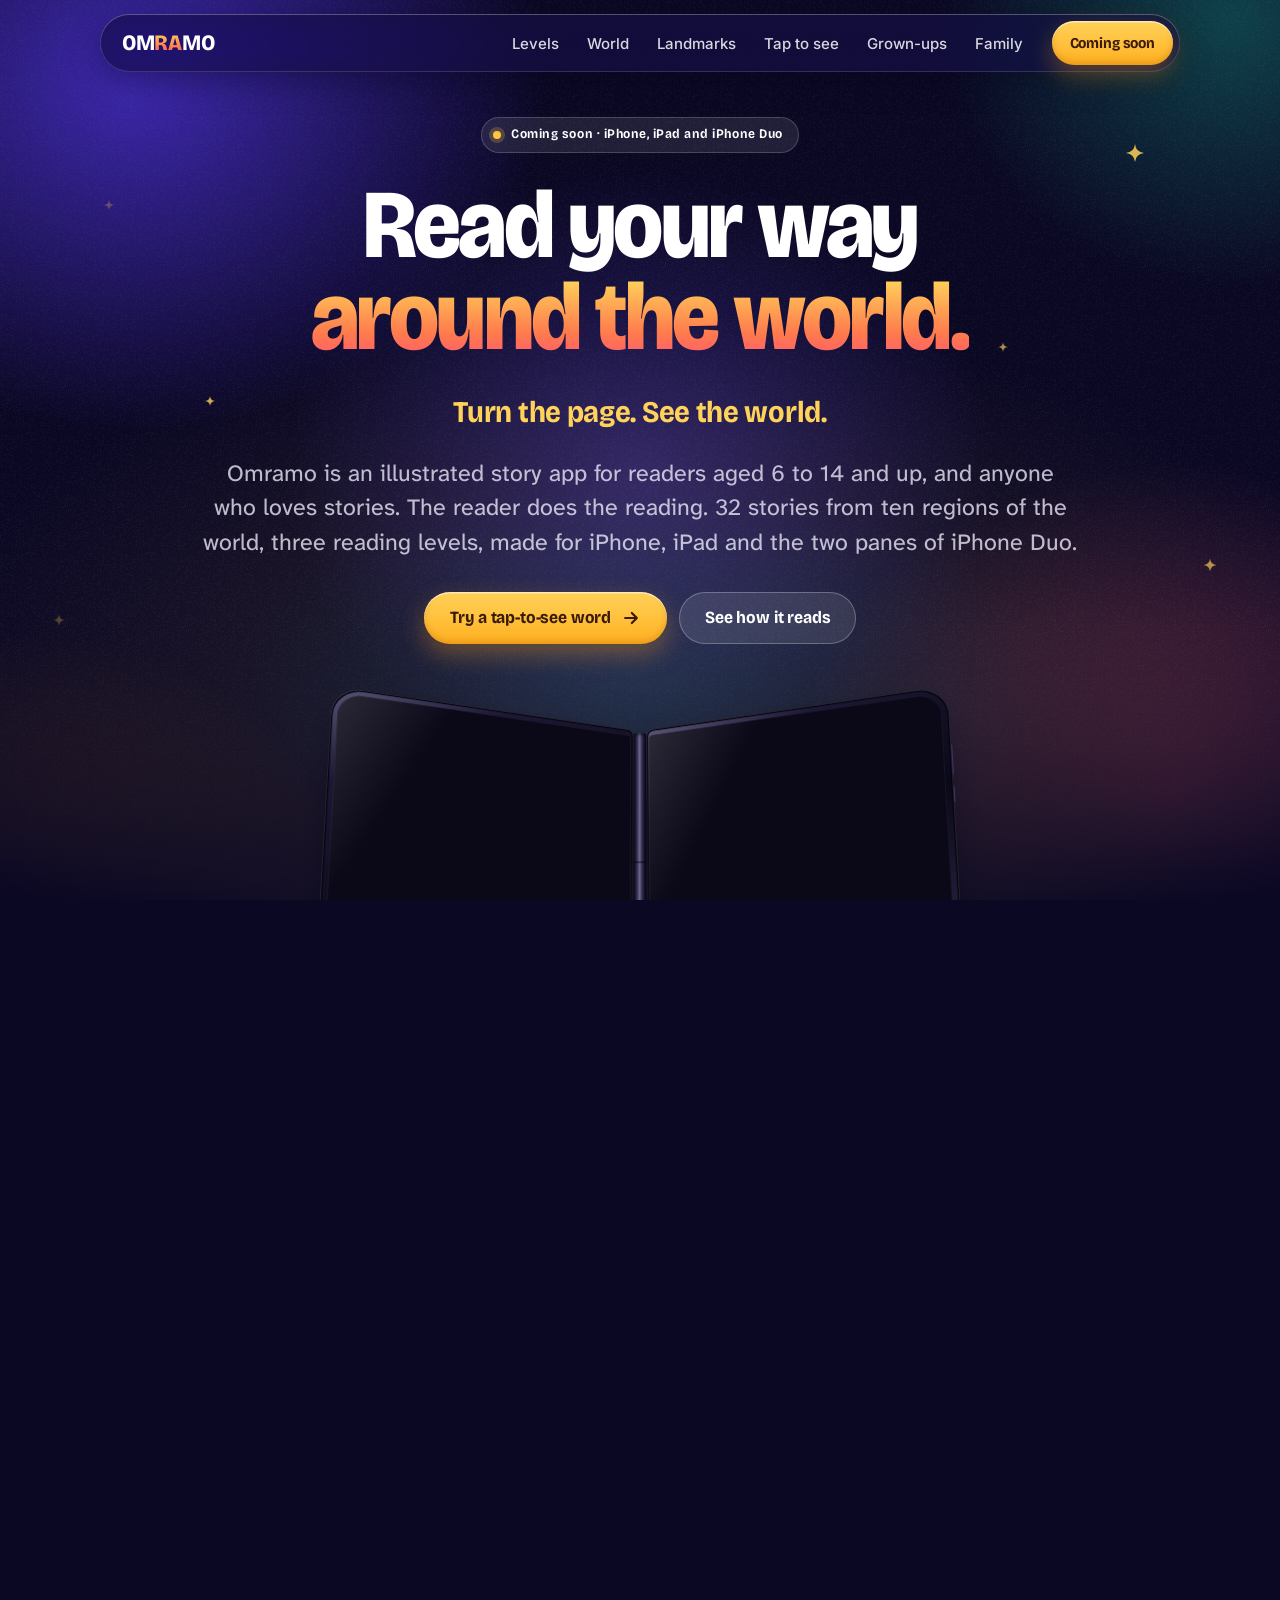
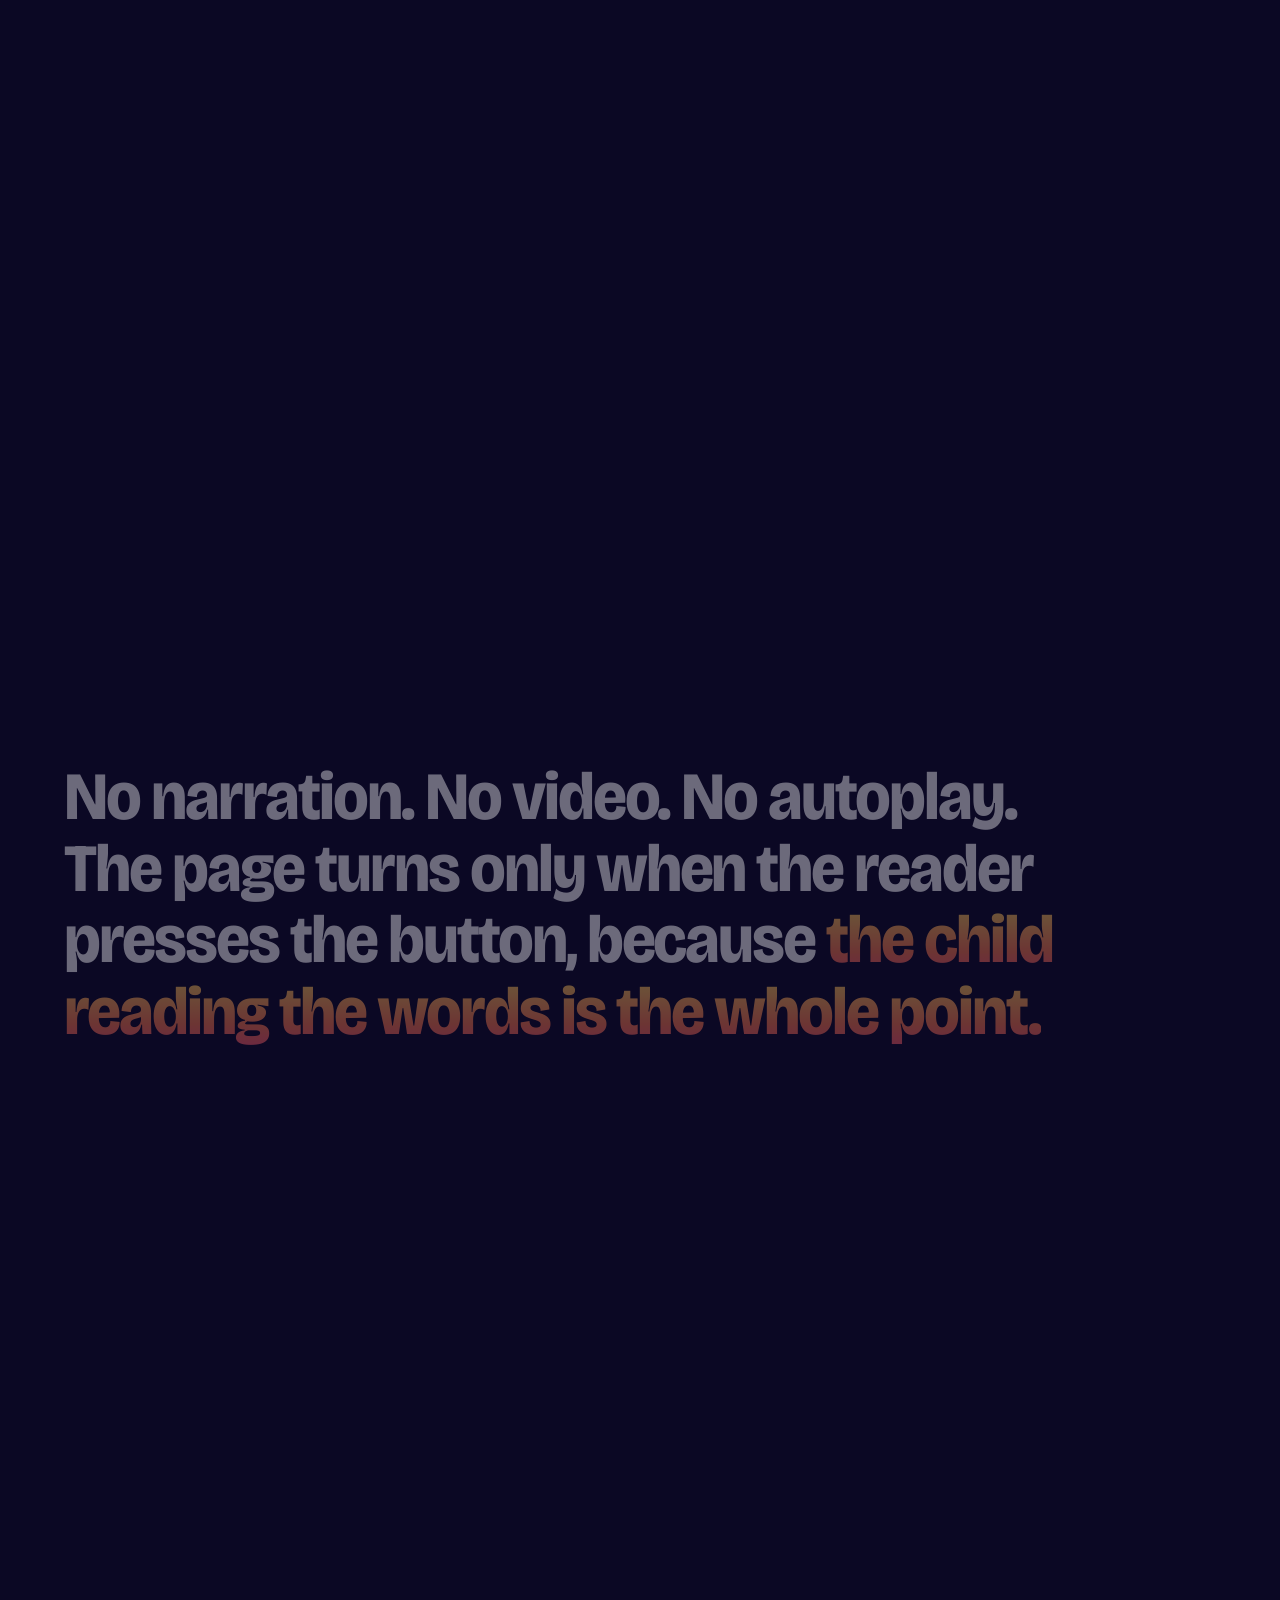
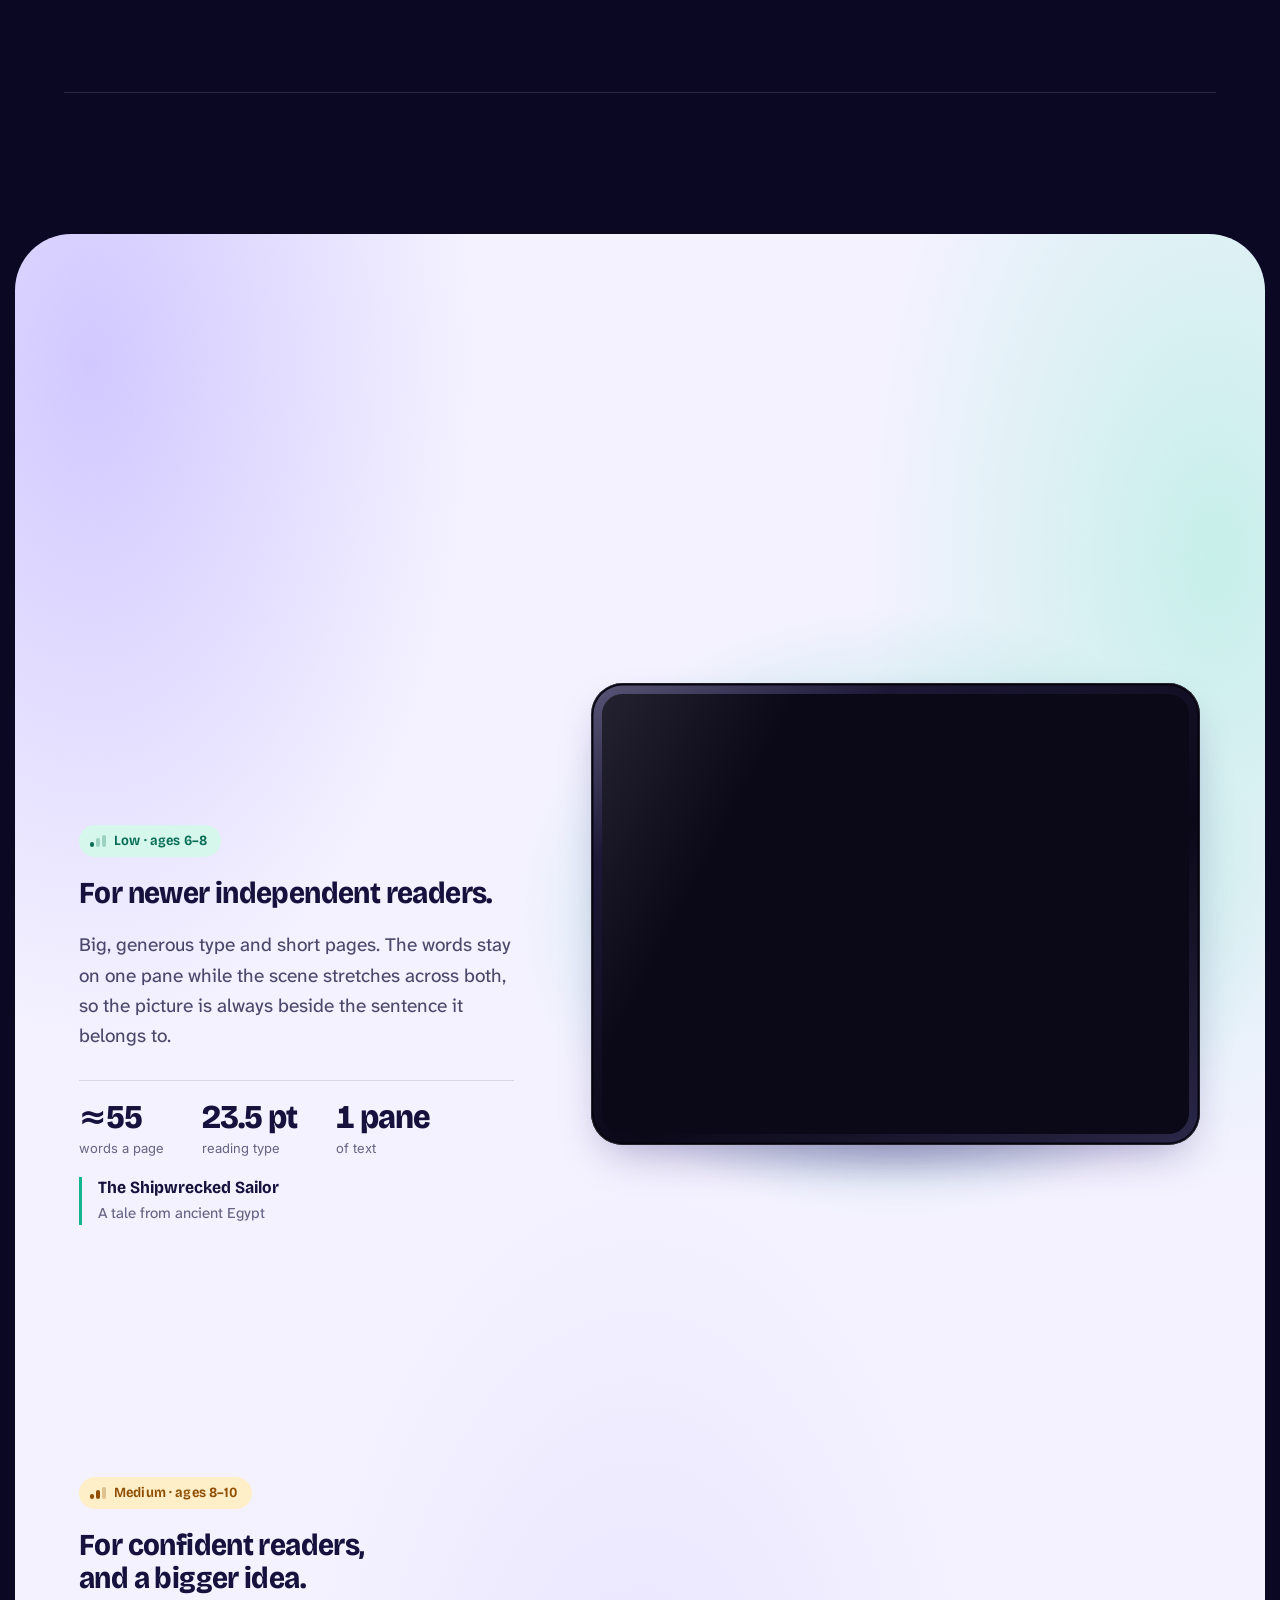
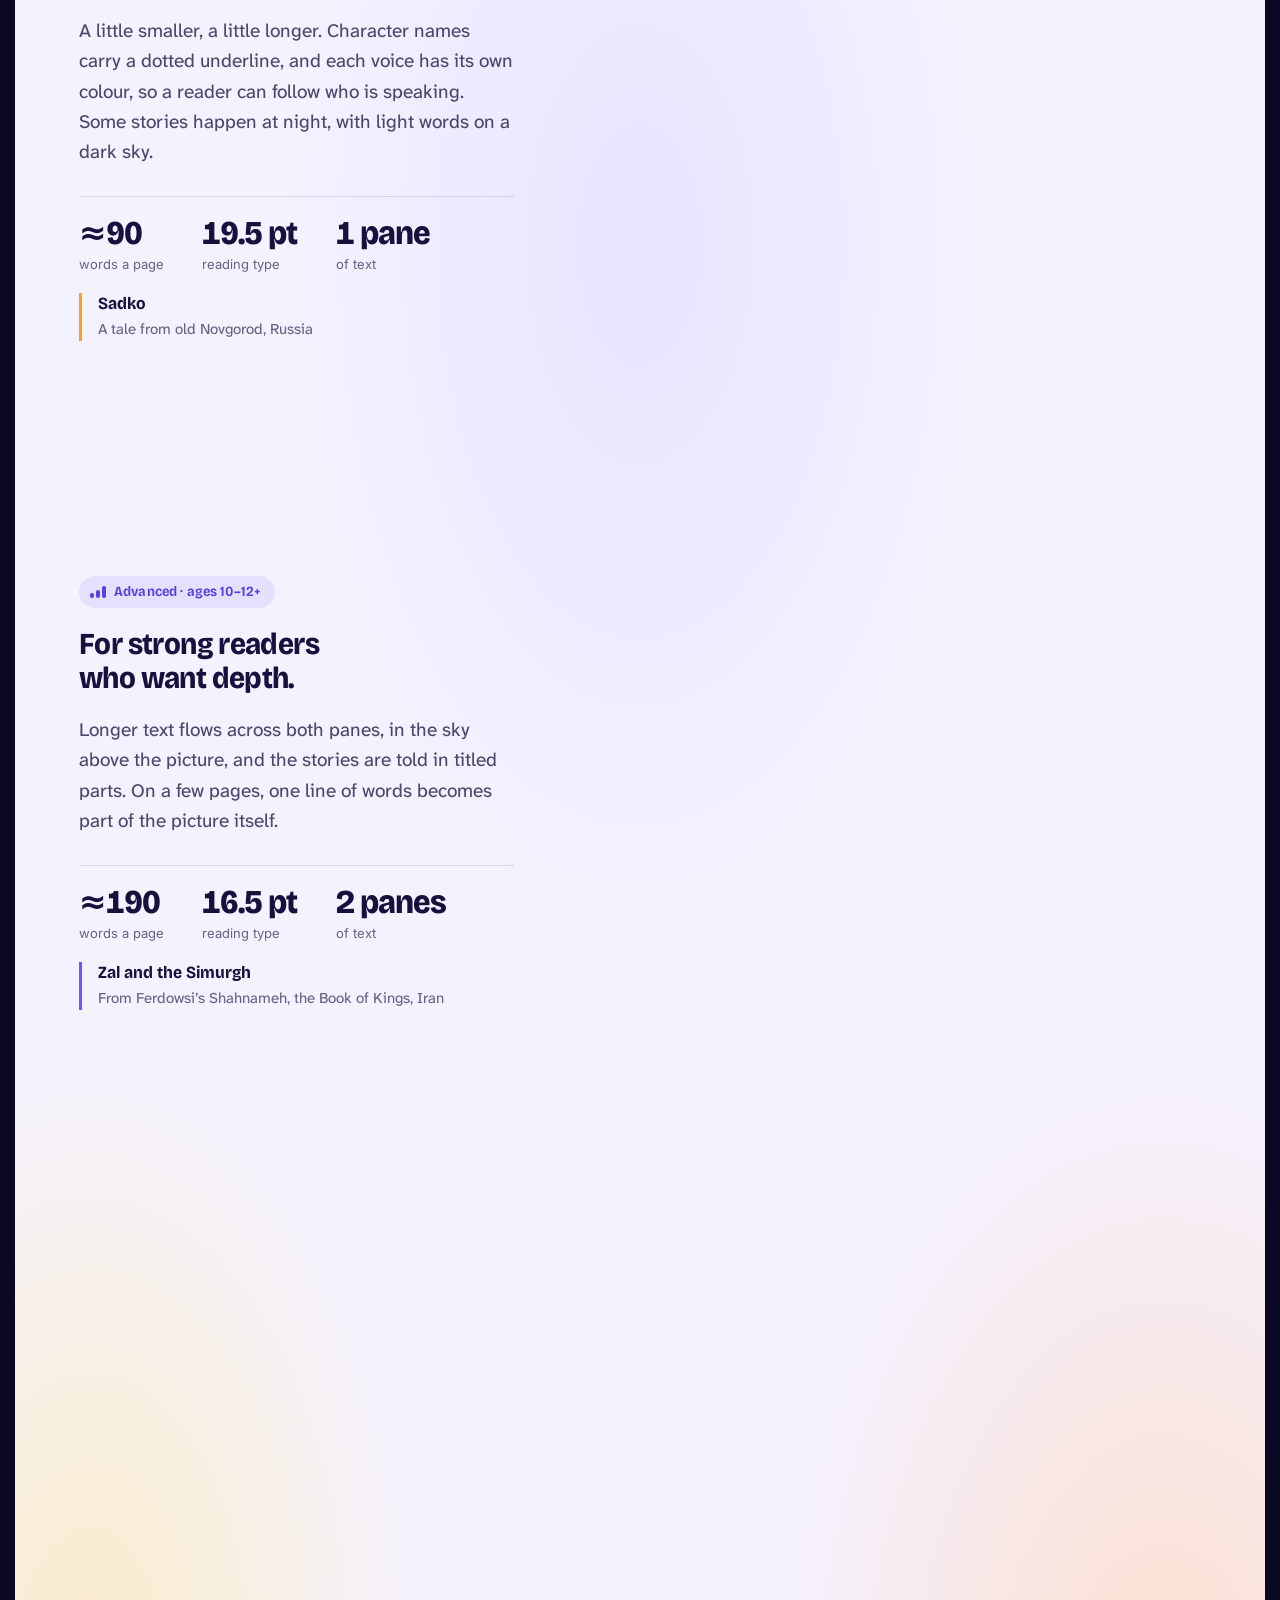
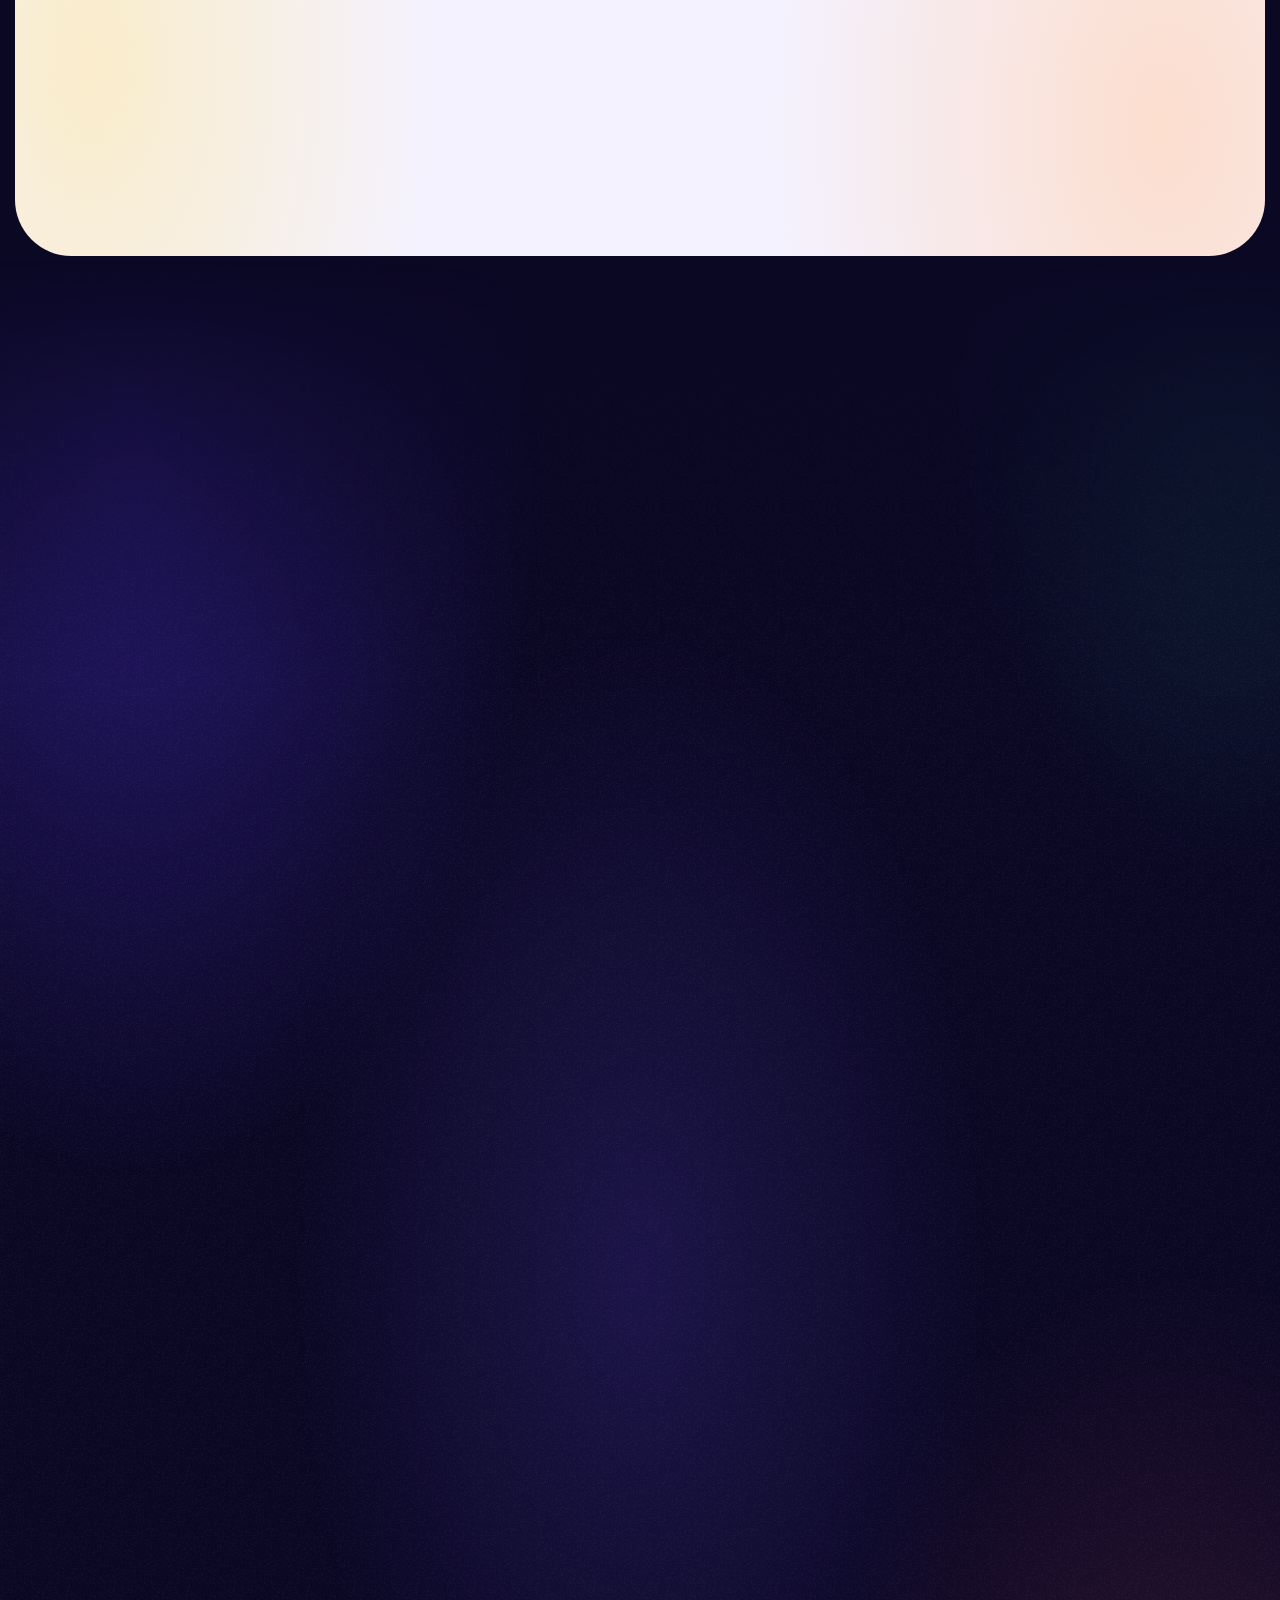
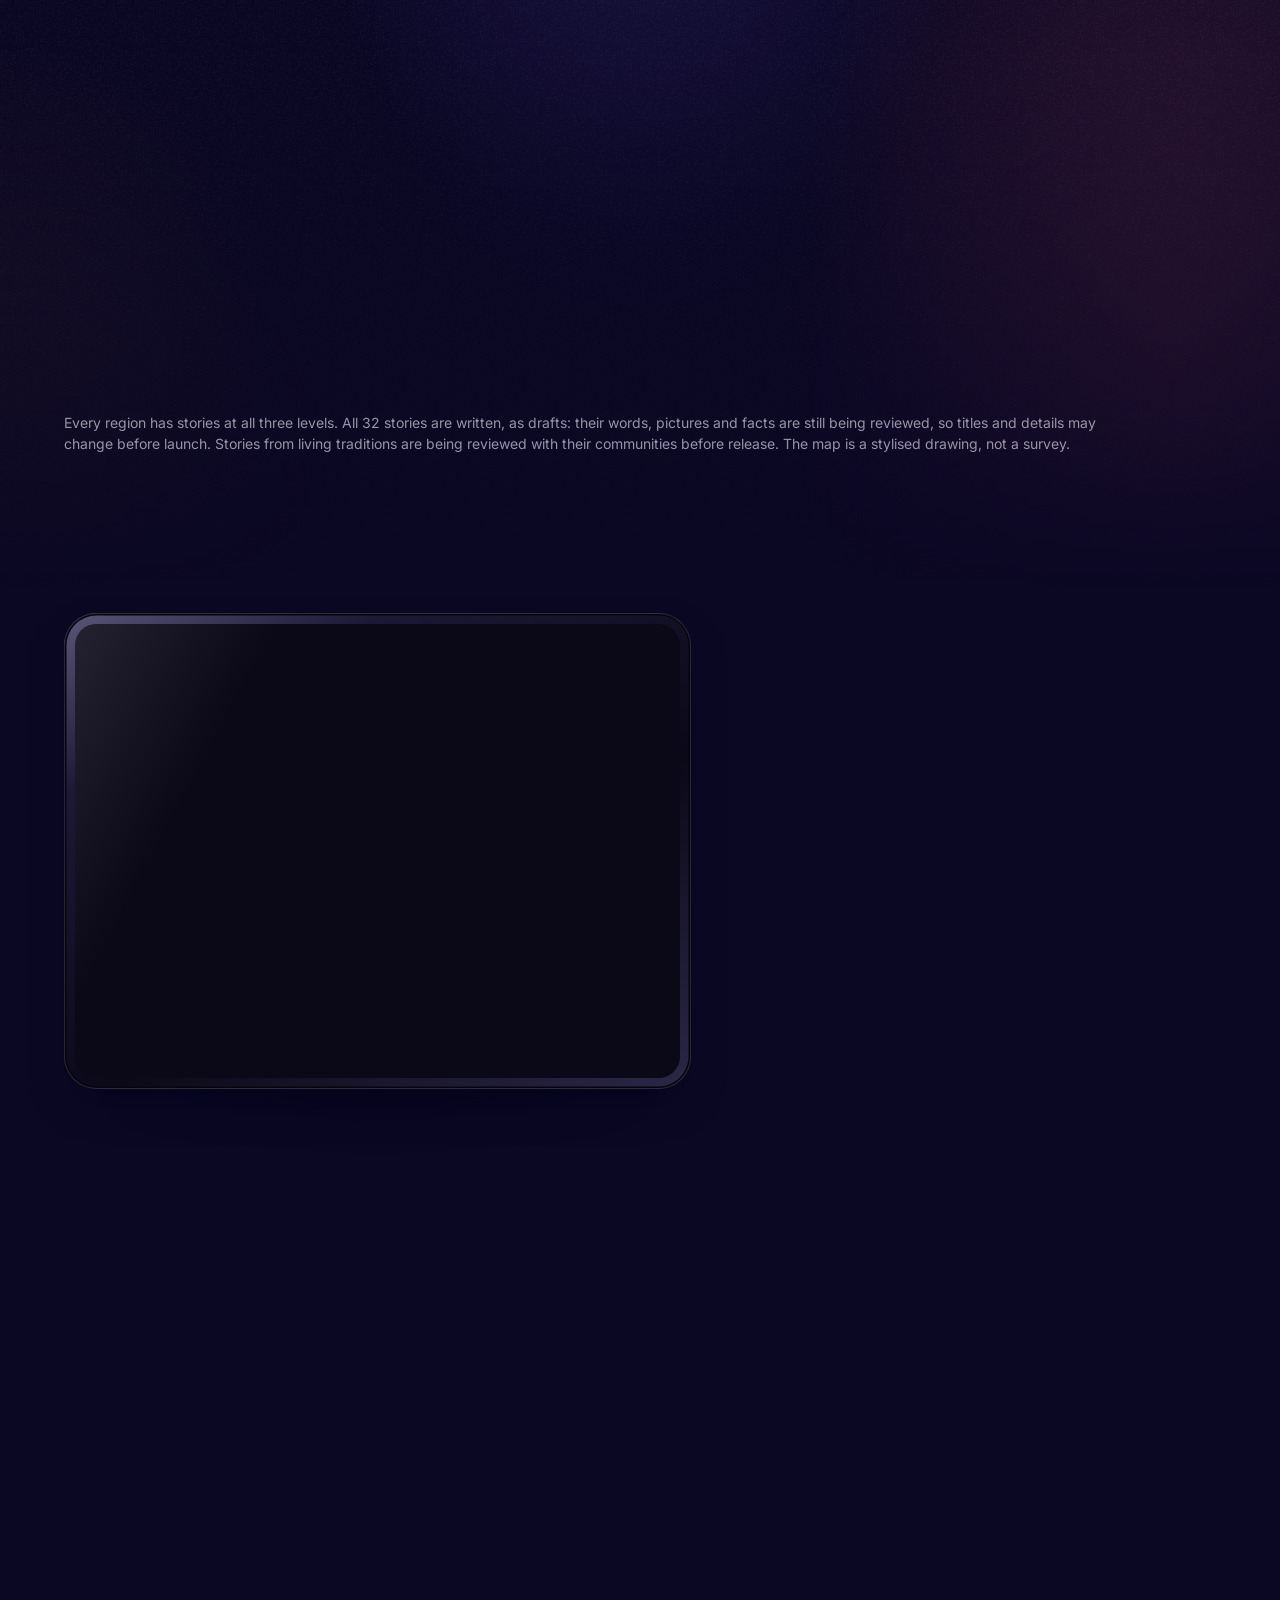
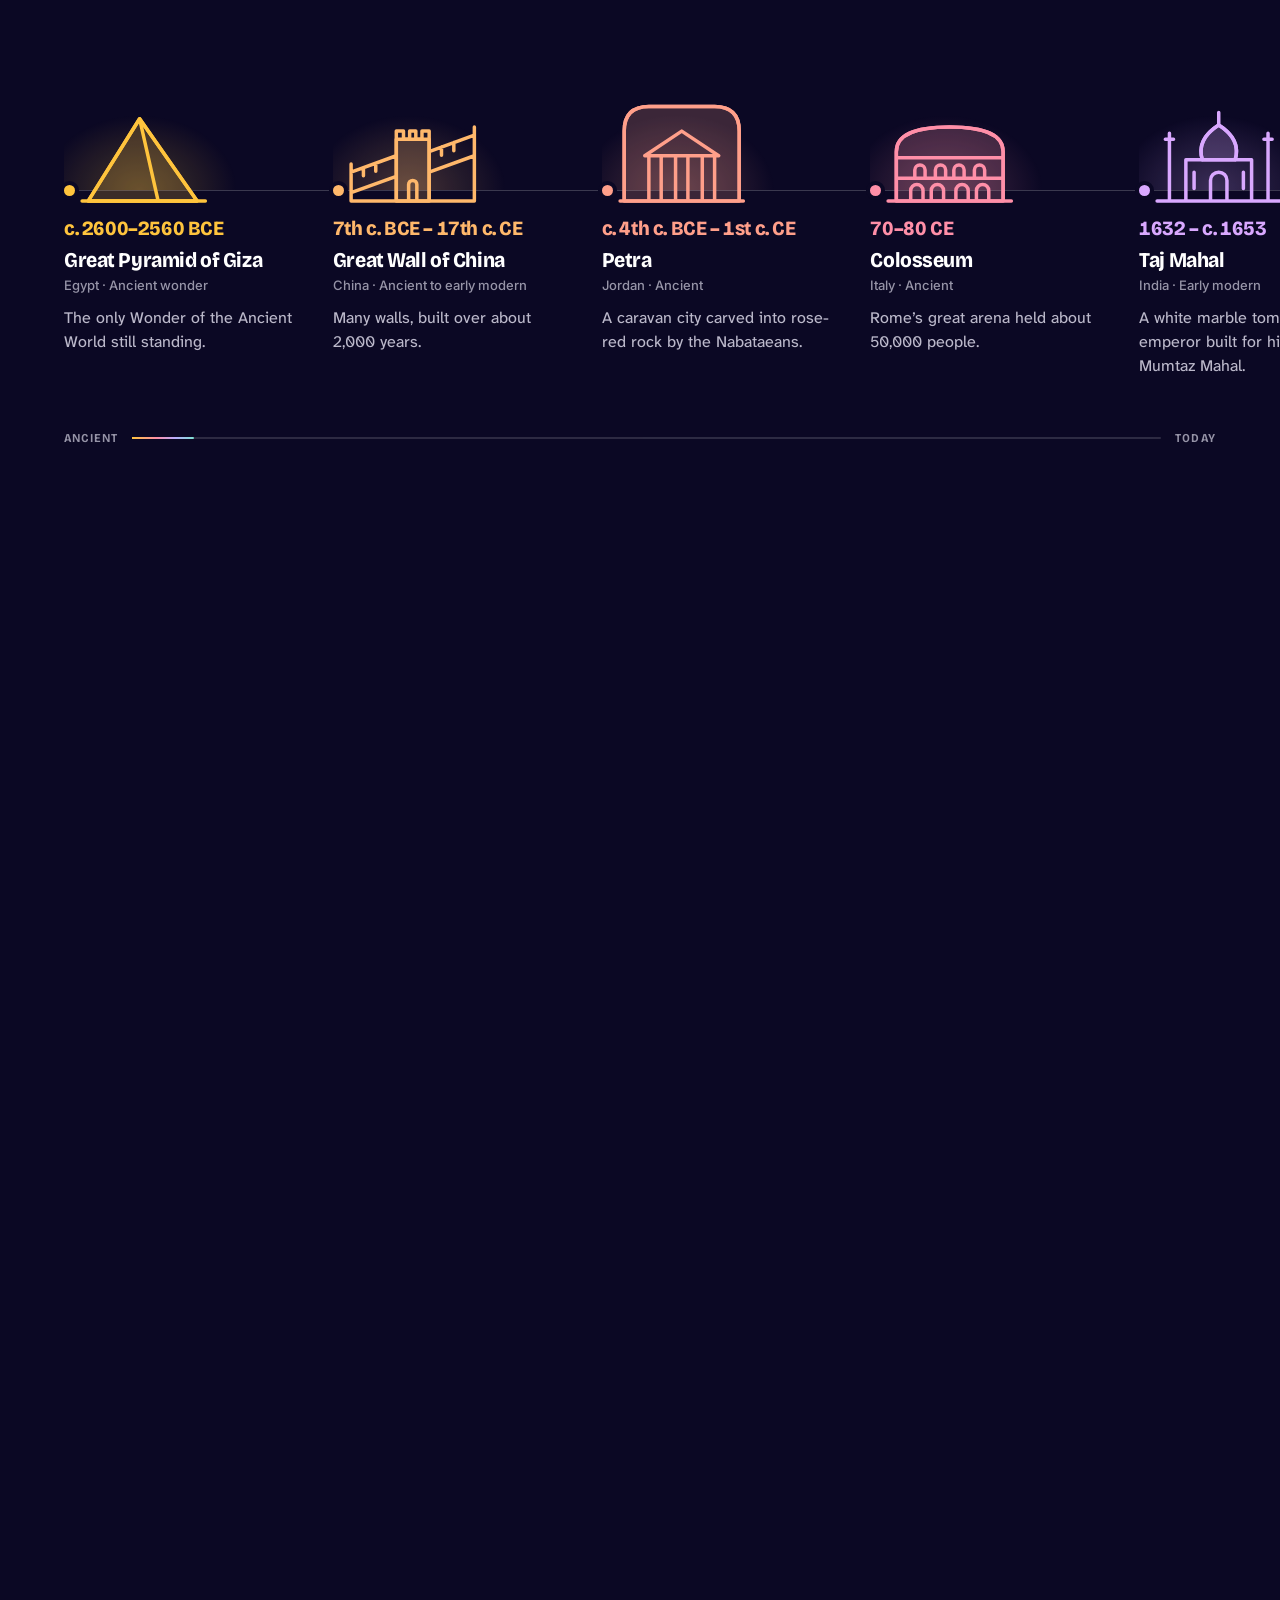
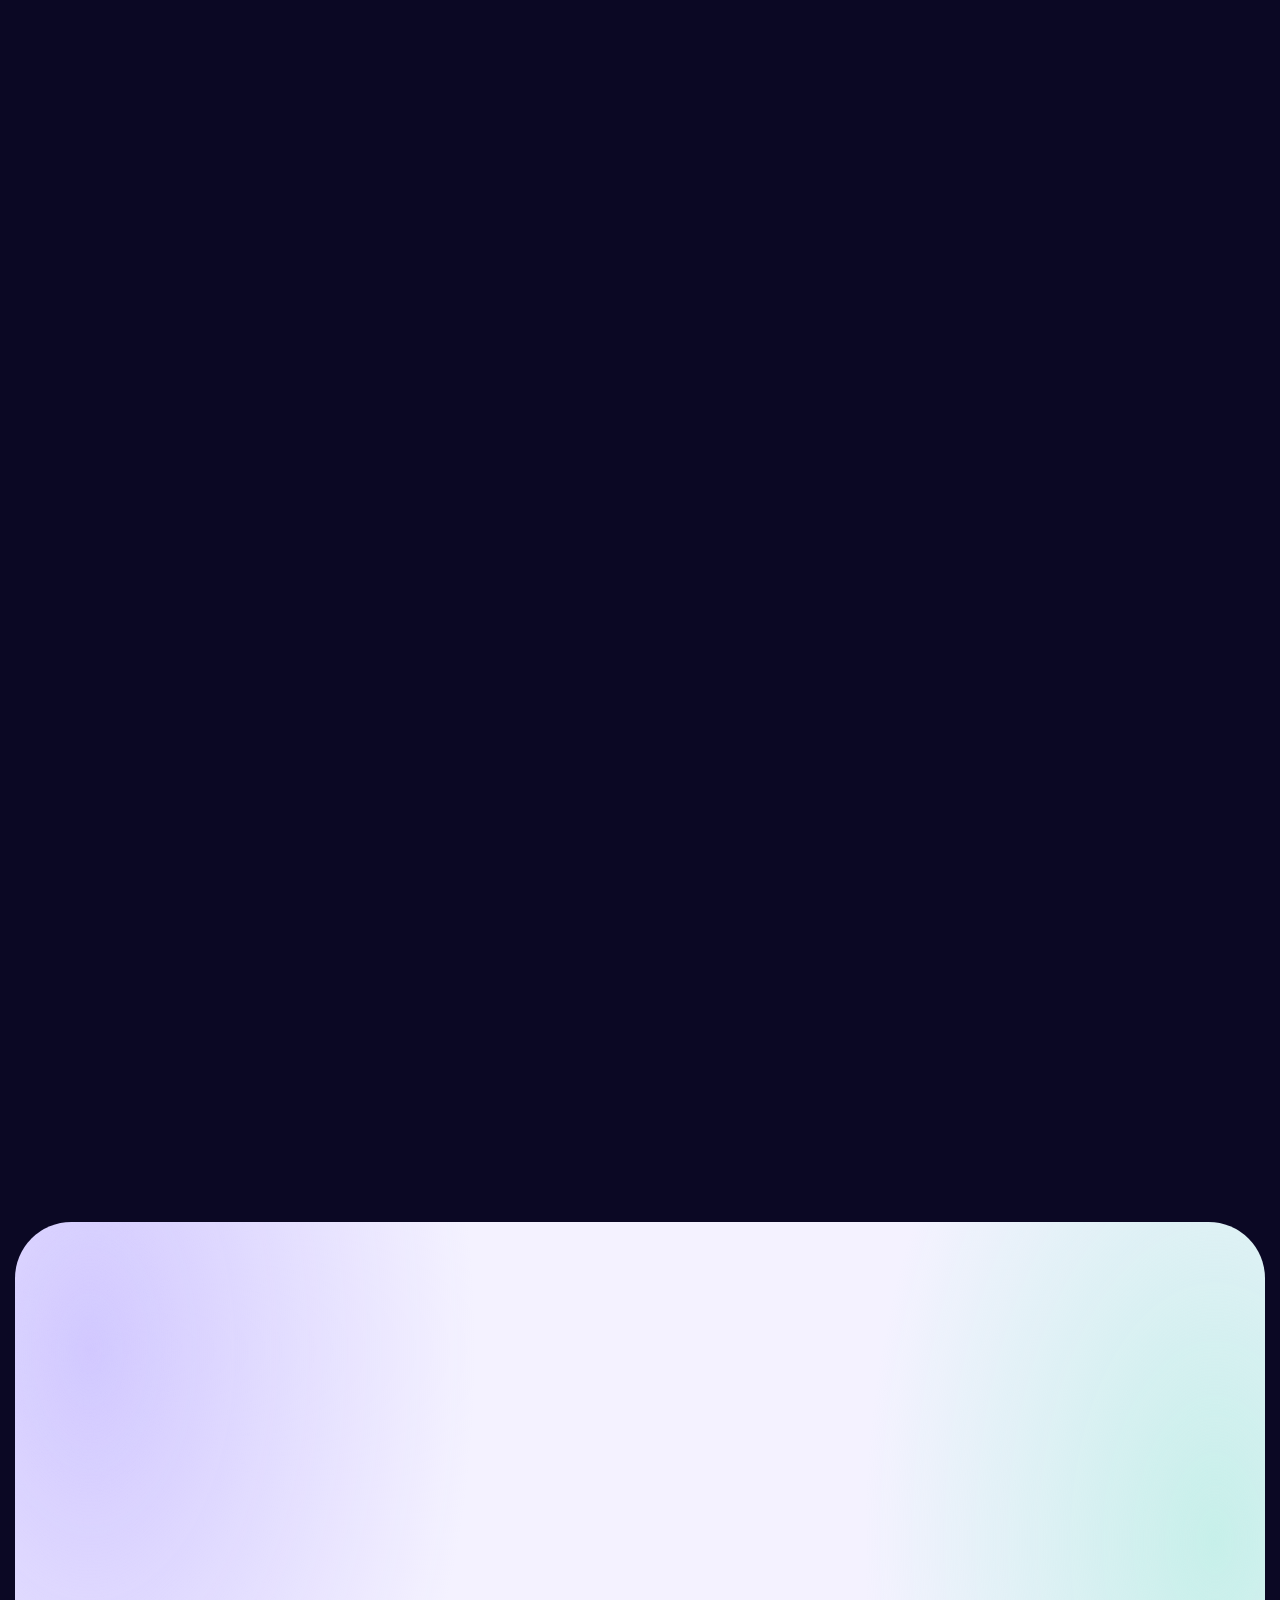
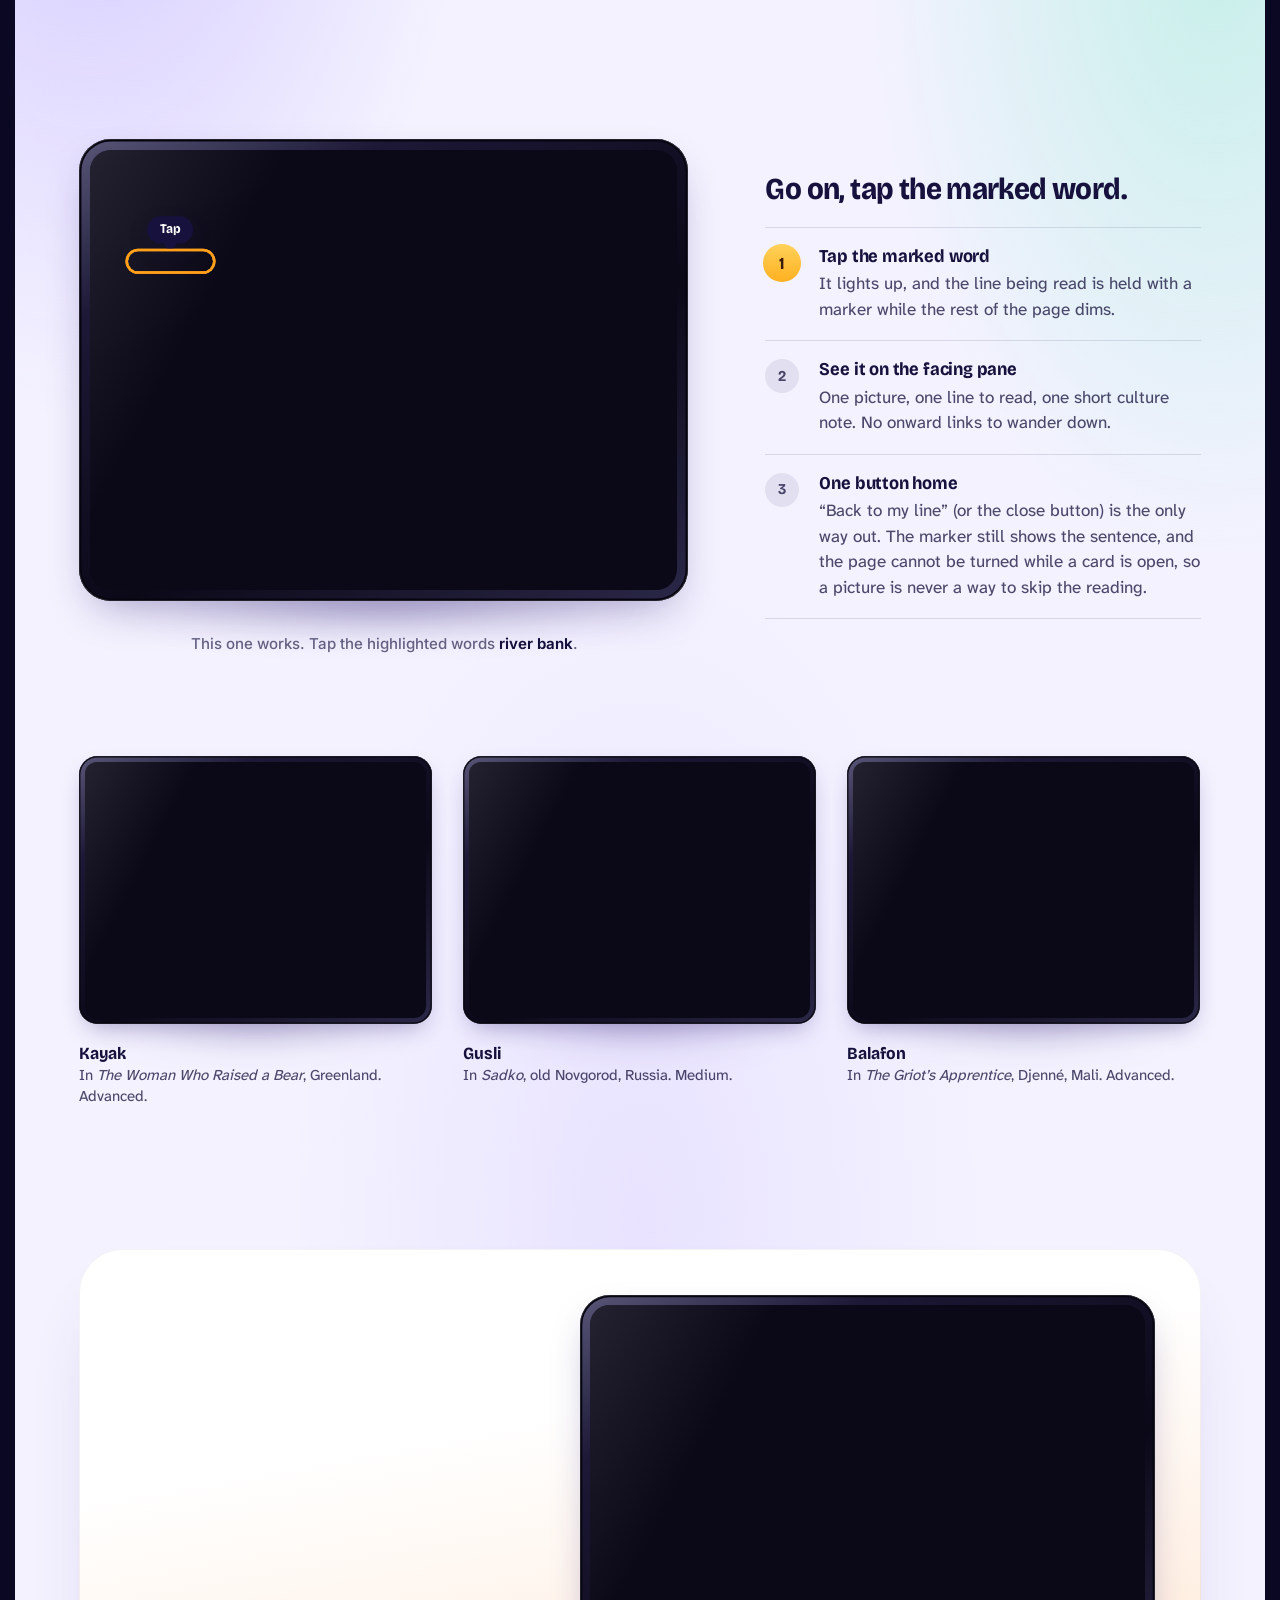
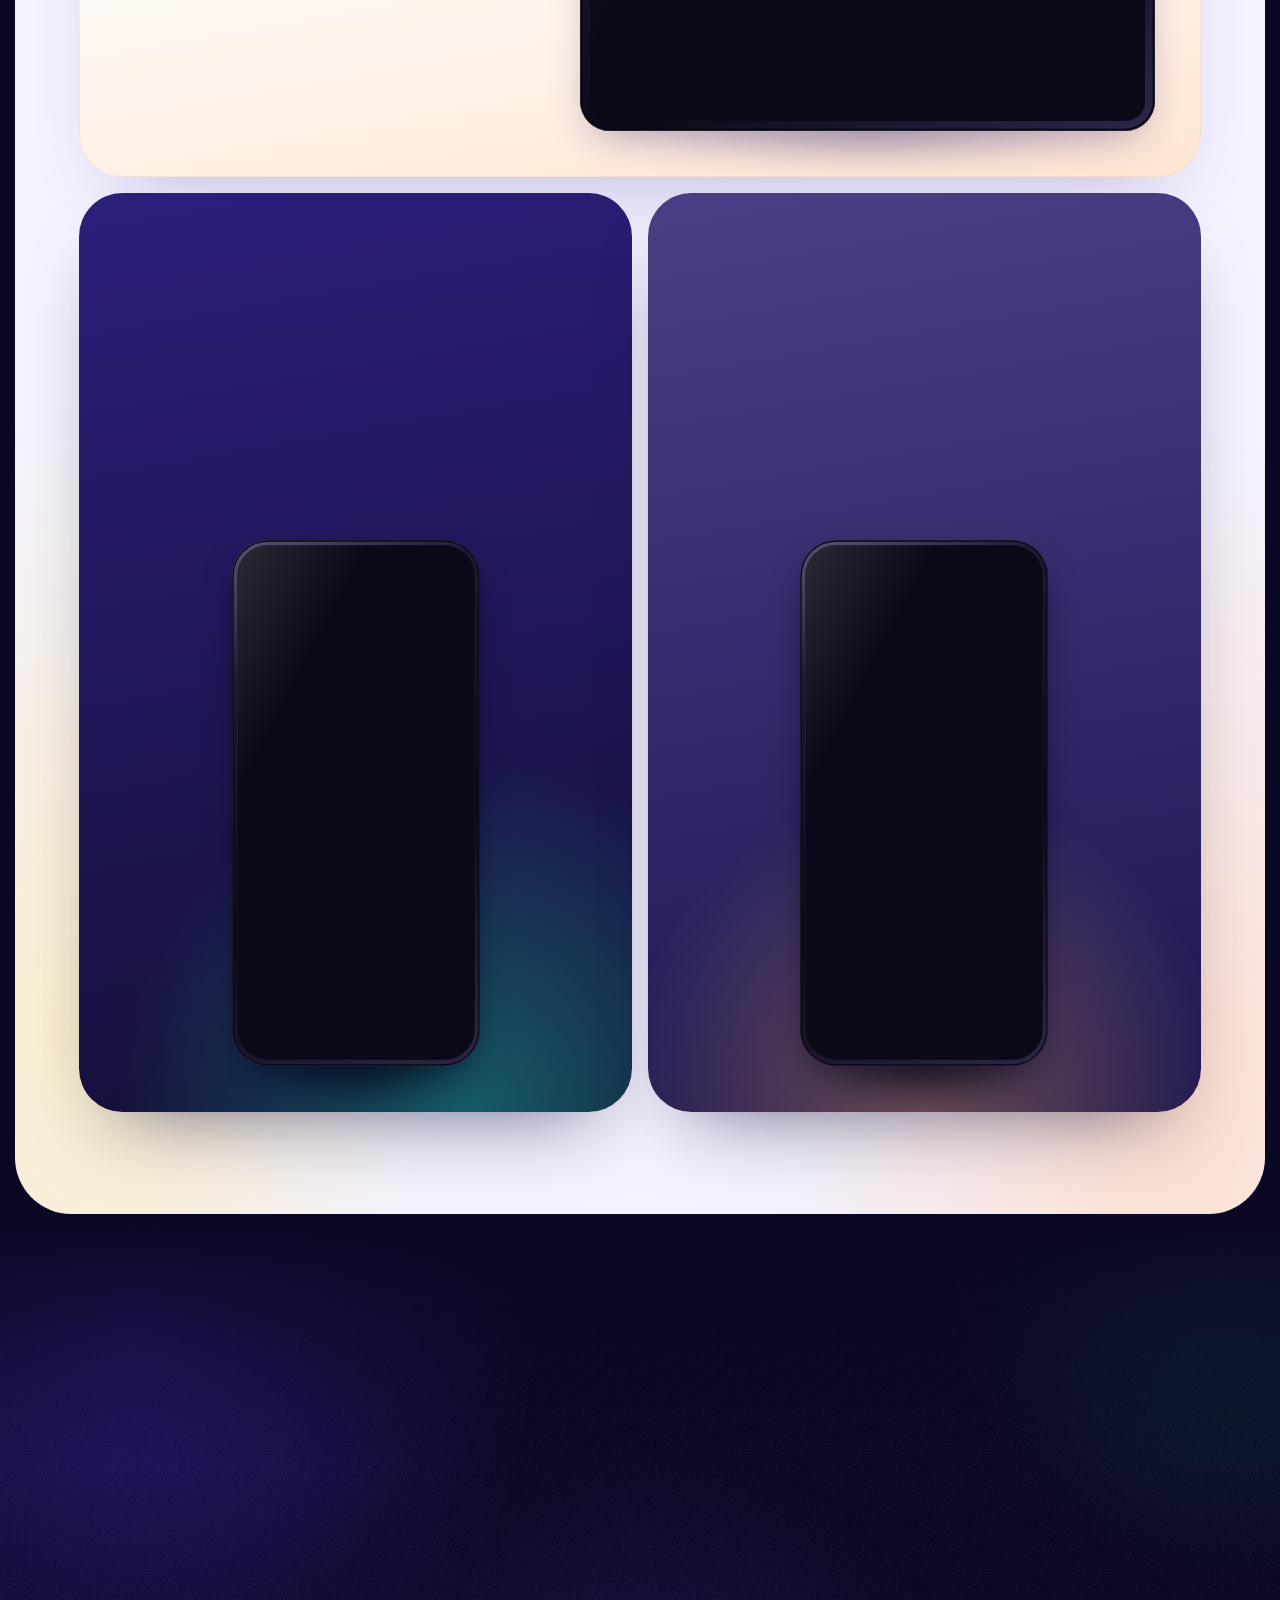
<file: index.html>
<!doctype html>
<html lang="en">
<head>
  <meta charset="utf-8">
  <meta name="viewport" content="width=device-width, initial-scale=1, viewport-fit=cover">
  <title>Omramo — Read your way around the world</title>
  <meta name="description" content="Omramo: turn the page, see the world. An illustrated story app for readers aged 6 to 14 and up, and anyone who loves stories. 32 stories from ten regions of the world at three reading levels, for iPhone, iPad and iPhone Duo. Coming soon.">
  <!-- PRE-LAUNCH PREVIEW: remove this noindex tag at launch so search engines can index the site. -->
  <meta name="robots" content="noindex">
  <!-- Strict CSP: everything is self-hosted. The sha256 is the hash of the one inline boot script below;
       if you edit that script, recompute the hash (see README). No inline styles are allowed. -->
  <meta http-equiv="Content-Security-Policy" content="default-src 'none'; script-src 'self' 'sha256-jJ7y64IVS4yYup75ptxA8pbQNmvatvslD+mgX8pu8YA='; style-src 'self'; img-src 'self' data:; font-src 'self'; connect-src 'self'; manifest-src 'self'; base-uri 'none'; form-action 'none'">
  <meta name="referrer" content="no-referrer">
  <meta name="theme-color" content="#130f36">
  <meta name="color-scheme" content="dark light">
  <link rel="canonical" href="https://omramo.com/">
  <meta property="og:type" content="website">
  <meta property="og:site_name" content="Omramo">
  <meta property="og:title" content="Omramo — Read your way around the world">
  <meta property="og:description" content="Turn the page. See the world. An illustrated story app for readers aged 6 to 14 and up: 32 stories from ten regions of the world at three reading levels, for iPhone, iPad and iPhone Duo. Coming soon.">
  <meta property="og:url" content="https://omramo.com/">
  <meta property="og:image" content="https://omramo.com/assets/img/og.png">
  <meta property="og:image:width" content="1200">
  <meta property="og:image:height" content="630">
  <meta property="og:image:alt" content="The Omramo app icon and wordmark, “Read your way around the world” and “Turn the page. See the world.”, beside a real screen from the app: The Monkey and the Crocodile open across two panes.">
  <meta name="twitter:card" content="summary_large_image">
  <link rel="icon" href="/favicon.ico" sizes="32x32">
  <link rel="icon" type="image/png" sizes="192x192" href="/assets/img/icon-192.png">
  <link rel="apple-touch-icon" href="/apple-touch-icon.png">
  <link rel="manifest" href="/site.webmanifest">
  <link rel="preload" href="/assets/fonts/bricolage-grotesque.woff2" as="font" type="font/woff2" crossorigin>
  <link rel="preload" href="/assets/fonts/atkinson-hyperlegible-next.woff2" as="font" type="font/woff2" crossorigin>
  <link rel="stylesheet" href="/assets/css/site.css">
  <script>(function(d,w){d.classList.add('js');var s=/[?&]static=1/.test(w.location.search);if(s)d.classList.add('static');if(!s&&!w.matchMedia('(prefers-reduced-motion: reduce)').matches)d.classList.add('motion')})(document.documentElement,window)</script>
  <script src="/assets/js/site.js" defer></script>
</head>
<body>
  <a class="skip" href="#main">Skip to content</a>
  <header class="site-head">
    <nav class="nav" aria-label="Main">
      <a class="wordmark" href="/" aria-label="Omramo — home">OM<b class="grad">RA</b>MO</a>
      <ul class="nav__links" data-nav>
        <li><a href="/#levels">Levels</a></li>
        <li><a href="/#world">World</a></li>
        <li><a href="/#landmarks">Landmarks</a></li>
        <li><a href="/#tap">Tap to see</a></li>
        <li><a href="/#grown-ups">Grown-ups</a></li>
        <li><a href="/#family">Family</a></li>
      </ul>
      <a class="btn btn--sun btn--sm" href="/#contact">Coming soon</a>
      <details class="menu" data-menu>
        <summary aria-label="Menu"><svg viewBox="0 0 24 24" fill="none" stroke="currentColor" stroke-width="2.4" stroke-linecap="round" aria-hidden="true"><path class="menu__a" d="M5 8.5h14"/><path class="menu__b" d="M5 15.5h14"/></svg></summary>
        <ul class="menu__list">
          <li><a href="/#levels">Levels</a></li>
          <li><a href="/#world">World</a></li>
          <li><a href="/#landmarks">Landmarks</a></li>
          <li><a href="/#tap">Tap to see</a></li>
          <li><a href="/#grown-ups">Grown-ups</a></li>
          <li><a href="/#family">Family</a></li>
        </ul>
      </details>
    </nav>
  </header>

  <main id="main">

    <!-- ============ Hero ============ -->
    <section class="hero" data-hero aria-labelledby="hero-title">
      <div class="hero__track">
      <div class="hero__stage">
        <div class="aurora" aria-hidden="true"></div>
        <div class="hero__glow" aria-hidden="true"></div>
        <div class="motes" aria-hidden="true"><svg viewBox="0 0 16 16" aria-hidden="true"><path fill="currentColor" d="M8 0q.8 7.2 8 8-7.2.8-8 8-.8-7.2-8-8 7.2-.8 8-8z"/></svg><svg viewBox="0 0 16 16" aria-hidden="true"><path fill="currentColor" d="M8 0q.8 7.2 8 8-7.2.8-8 8-.8-7.2-8-8 7.2-.8 8-8z"/></svg><svg viewBox="0 0 16 16" aria-hidden="true"><path fill="currentColor" d="M8 0q.8 7.2 8 8-7.2.8-8 8-.8-7.2-8-8 7.2-.8 8-8z"/></svg><svg viewBox="0 0 16 16" aria-hidden="true"><path fill="currentColor" d="M8 0q.8 7.2 8 8-7.2.8-8 8-.8-7.2-8-8 7.2-.8 8-8z"/></svg><svg viewBox="0 0 16 16" aria-hidden="true"><path fill="currentColor" d="M8 0q.8 7.2 8 8-7.2.8-8 8-.8-7.2-8-8 7.2-.8 8-8z"/></svg><svg viewBox="0 0 16 16" aria-hidden="true"><path fill="currentColor" d="M8 0q.8 7.2 8 8-7.2.8-8 8-.8-7.2-8-8 7.2-.8 8-8z"/></svg></div>
        <div class="wrap hero__copy">
          <p class="pill"><i aria-hidden="true"></i>Coming soon · iPhone, iPad and iPhone Duo</p>
          <h1 id="hero-title">Read your way <span class="grad">around the world.</span></h1>
          <p class="hero__tagline">Turn the page. See the world.</p>
          <p class="lede">Omramo is an illustrated story app for readers aged 6 to 14 and up, and anyone who loves stories. The reader does the reading. 32 stories from ten regions of the world, three reading levels, made for iPhone, iPad and the two panes of iPhone Duo.</p>
          <div class="hero__cta">
            <a class="btn btn--sun" href="#tap">Try a tap-to-see word <svg viewBox="0 0 24 24" fill="none" stroke="currentColor" stroke-width="2.6" stroke-linecap="round" stroke-linejoin="round" aria-hidden="true"><path d="M5 12h14M13 6l6 6-6 6"/></svg></a>
            <a class="btn btn--ghost" href="#levels">See how it reads</a>
          </div>
        </div>
        <figure class="hero__device">
          <div class="duo duo--wide duo--real" data-duo data-hero-duo>
            <div class="duo__body">
              <div class="duo__half duo__half--l"><div class="duo__screen"><picture><source media="(max-width: 640px)" srcset="[data-uri]"><source type="image/avif" srcset="/assets/img/shots/duo-monkey-l-400.avif 400w, /assets/img/shots/duo-monkey-l-700.avif 700w, /assets/img/shots/duo-monkey-l-1000.avif 1000w, /assets/img/shots/duo-monkey-l-1400.avif 1400w" sizes="(min-width: 1180px) min(560px, calc(50vw - 300px)), 46vw"><source type="image/webp" srcset="/assets/img/shots/duo-monkey-l-400.webp 400w, /assets/img/shots/duo-monkey-l-700.webp 700w, /assets/img/shots/duo-monkey-l-1000.webp 1000w, /assets/img/shots/duo-monkey-l-1400.webp 1400w" sizes="(min-width: 1180px) min(560px, calc(50vw - 300px)), 46vw"><img src="/assets/img/shots/duo-monkey-l.png" width="1416" height="1320" alt="The left pane of The Monkey and the Crocodile on an unfolded iPhone: “High in a tree on a river bank lived a clever Monkey.” The words “river bank” are highlighted as a tap-to-see word and “Mother Crocodile” has a dotted underline. Chips at the bottom read Low and Ancient India." fetchpriority="high" decoding="async"></picture><i class="beacon beacon--1" aria-hidden="true">1</i><i class="beacon beacon--2" aria-hidden="true">2</i></div></div>
              <div class="duo__hinge" aria-hidden="true"></div>
              <div class="duo__half duo__half--r"><div class="duo__screen"><picture><source media="(max-width: 640px)" srcset="[data-uri]"><source type="image/avif" srcset="/assets/img/shots/duo-monkey-r-400.avif 400w, /assets/img/shots/duo-monkey-r-700.avif 700w, /assets/img/shots/duo-monkey-r-1000.avif 1000w, /assets/img/shots/duo-monkey-r-1400.avif 1400w" sizes="(min-width: 1180px) min(560px, calc(50vw - 300px)), 46vw"><source type="image/webp" srcset="/assets/img/shots/duo-monkey-r-400.webp 400w, /assets/img/shots/duo-monkey-r-700.webp 700w, /assets/img/shots/duo-monkey-r-1000.webp 1000w, /assets/img/shots/duo-monkey-r-1400.webp 1400w" sizes="(min-width: 1180px) min(560px, calc(50vw - 300px)), 46vw"><img src="/assets/img/shots/duo-monkey-r.png" width="1416" height="1320" alt="The right pane continues the same river scene: a monkey sits on a branch of a great tree, a crocodile waits in the water, a page indicator reads 1 / 14, and a round coral page-turn button sits in the corner." fetchpriority="high" decoding="async"></picture><i class="beacon beacon--3" aria-hidden="true">3</i></div></div>
            </div>
          </div>
          <div class="duo duo--phone" data-duo>
            <div class="duo__body">
              <div class="duo__half"><div class="duo__screen"><picture><source media="(min-width: 641px)" srcset="[data-uri]"><source type="image/avif" srcset="/assets/img/shots/phone-monkey-320.avif 320w, /assets/img/shots/phone-monkey-480.avif 480w, /assets/img/shots/phone-monkey-720.avif 720w, /assets/img/shots/phone-monkey-960.avif 960w" sizes="244px"><source type="image/webp" srcset="/assets/img/shots/phone-monkey-320.webp 320w, /assets/img/shots/phone-monkey-480.webp 480w, /assets/img/shots/phone-monkey-720.webp 720w, /assets/img/shots/phone-monkey-960.webp 960w" sizes="244px"><img src="/assets/img/shots/phone-monkey.png" width="1320" height="2868" alt="The same page on an iPhone, or a folded Duo: the monkey on his branch above the water, then large story text, “High in a tree on a river bank lived a clever Monkey”, with “river bank” highlighted and “Mother Crocodile” underlined, and a round page-turn button." fetchpriority="high" decoding="async"></picture><i class="beacon beacon--1" aria-hidden="true">1</i><i class="beacon beacon--2" aria-hidden="true">2</i><i class="beacon beacon--3" aria-hidden="true">3</i></div></div>
            </div>
          </div>
          <figcaption>
            <ol class="callouts">
              <li class="callout callout--1"><i class="callout__n" aria-hidden="true">1</i><strong>Tap a marked word</strong><span>A picture opens, then one button takes you back to your line.</span></li>
              <li class="callout callout--2"><i class="callout__n" aria-hidden="true">2</i><strong>Tap a name</strong><span>Meet the character you are reading about.</span></li>
              <li class="callout callout--3"><i class="callout__n" aria-hidden="true">3</i><strong>Press to turn</strong><span>The page never turns by itself.</span></li>
            </ol>
          </figcaption>
        </figure>
      </div>
      </div>
      <div class="wrap hero__strip">
        <ul class="strip reveal">
          <li><b>Ages 6 to 14 and up</b><span>and anyone who loves stories</span></li>
          <li><b>32 stories</b><span>from ten world regions, at every level</span></li>
          <li><b>Three reading levels</b><span>Low 6–8, Medium 8–10, Advanced 10–12+</span></li>
          <li><b>Nothing collected</b><span>no ads, no accounts, no tracking</span></li>
        </ul>
      </div>
    </section>

    <!-- ============ Statement ============ -->
    <section class="section" aria-labelledby="why-title">
      <div class="wrap">
        <h2 class="eyebrow reveal" id="why-title">Why it exists</h2>
        <p class="statement" data-words>No narration. No video. No autoplay. The page turns only when the reader presses the button, because <span class="grad">the child reading the words is the whole point.</span></p>
        <ol class="tenets">
          <li class="reveal">
            <span class="tenets__n" aria-hidden="true">01</span>
            <h3>The page is a place</h3>
            <p>Every spread is one continuous scene running under both panes. The words sit in the calm part of the picture: sky, twilight, sea haze.</p>
            <span class="swatch swatch--river" aria-hidden="true"></span>
          </li>
          <li class="reveal">
            <span class="tenets__n" aria-hidden="true">02</span>
            <h3>Each story has its own light</h3>
            <p>A bright river morning. A twilight forest. A pale sea. The buttons stay the same, so a child always knows where they are.</p>
            <span class="swatch swatch--dusk" aria-hidden="true"></span>
          </li>
          <li class="reveal">
            <span class="tenets__n" aria-hidden="true">03</span>
            <h3>Pictures serve the words</h3>
            <p>Illustration and tap-to-see pictures are there to pull a child into the text, and to send them back to it. Nothing plays by itself.</p>
            <span class="swatch swatch--sea" aria-hidden="true"></span>
          </li>
        </ol>
      </div>
    </section>

    <!-- ============ Levels ============ -->
    <div class="sheet light">
    <section class="section" id="levels" aria-labelledby="levels-title">
      <div class="wrap">
        <header class="section__head section__head--center">
          <p class="eyebrow reveal">Three reading levels</p>
          <h2 class="reveal d1" id="levels-title">Three levels. One library.</h2>
          <p class="lede reveal d2">Every story is written for one level, chosen for its message: 11 Low, 11 Medium and 10 Advanced. The levels are a guide, not a gate. A child can read at any level, at any time.</p>
        </header>

        <div class="tiers" data-tiers role="group" aria-label="The three reading levels">
          <div class="tier tier--low" data-tier>
            <div class="tier__copy">
              <span class="tierpill tierpill--low"><span class="glyph glyph--1" aria-hidden="true"><i></i><i></i><i></i></span> Low · ages 6–8</span>
              <h3>For newer independent readers.</h3>
              <p>Big, generous type and short pages. The words stay on one pane while the scene stretches across both, so the picture is always beside the sentence it belongs to.</p>
              <dl class="specs"><div><dd>≈55</dd><dt>words a page</dt></div><div><dd>23.5 pt</dd><dt>reading type</dt></div><div><dd>1 pane</dd><dt>of text</dt></div></dl>
              <p class="story story--low"><b>The Shipwrecked Sailor</b><span>A tale from ancient Egypt</span></p>
            </div>
            <figure class="tier__fig">
              <div class="pad">
                <div class="pad__body"><div class="pad__screen"><picture><source type="image/avif" srcset="/assets/img/shots/pad-sailor-480.avif 480w, /assets/img/shots/pad-sailor-800.avif 800w, /assets/img/shots/pad-sailor-1200.avif 1200w, /assets/img/shots/pad-sailor-1600.avif 1600w" sizes="(max-width: 759px) 310px, (max-width: 959px) 88vw, min(700px, 54vw)"><source type="image/webp" srcset="/assets/img/shots/pad-sailor-480.webp 480w, /assets/img/shots/pad-sailor-800.webp 800w, /assets/img/shots/pad-sailor-1200.webp 1200w, /assets/img/shots/pad-sailor-1600.webp 1600w" sizes="(max-width: 759px) 310px, (max-width: 959px) 88vw, min(700px, 54vw)"><img src="/assets/img/shots/pad-sailor.png" width="2752" height="2064" alt="A Low level page of The Shipwrecked Sailor on iPad: large text, “Long ago in Egypt, a Sailor set out across the Red Sea”, with “Red Sea” highlighted, the Captain’s words in green beside a small face, and an Egyptian ship with a square sail on a bright sea." loading="lazy" decoding="async"></picture></div></div>
              </div>
            </figure>
          </div>
          <div class="tier tier--med" data-tier>
            <div class="tier__copy">
              <span class="tierpill tierpill--med"><span class="glyph glyph--2" aria-hidden="true"><i></i><i></i><i></i></span> Medium · ages 8–10</span>
              <h3>For confident readers, and a bigger idea.</h3>
              <p>A little smaller, a little longer. Character names carry a dotted underline, and each voice has its own colour, so a reader can follow who is speaking. Some stories happen at night, with light words on a dark sky.</p>
              <dl class="specs"><div><dd>≈90</dd><dt>words a page</dt></div><div><dd>19.5 pt</dd><dt>reading type</dt></div><div><dd>1 pane</dd><dt>of text</dt></div></dl>
              <p class="story story--med"><b>Sadko</b><span>A tale from old Novgorod, Russia</span></p>
            </div>
            <figure class="tier__fig">
              <div class="pad">
                <div class="pad__body"><div class="pad__screen"><picture><source type="image/avif" srcset="/assets/img/shots/pad-sadko-480.avif 480w, /assets/img/shots/pad-sadko-800.avif 800w, /assets/img/shots/pad-sadko-1200.avif 1200w, /assets/img/shots/pad-sadko-1600.avif 1600w" sizes="(max-width: 759px) 310px, (max-width: 959px) 88vw, min(700px, 54vw)"><source type="image/webp" srcset="/assets/img/shots/pad-sadko-480.webp 480w, /assets/img/shots/pad-sadko-800.webp 800w, /assets/img/shots/pad-sadko-1200.webp 1200w, /assets/img/shots/pad-sadko-1600.webp 1600w" sizes="(max-width: 759px) 310px, (max-width: 959px) 88vw, min(700px, 54vw)"><img src="/assets/img/shots/pad-sadko.png" width="2752" height="2064" alt="A Medium level page of Sadko on iPad, at night: light text, “Long ago, the city of Novgorod stood rich and busy beside a river”, with “white cathedral” highlighted and “Sadko” underlined, beside wooden houses, a white cathedral with golden domes and Sadko holding his gusli." loading="lazy" decoding="async"></picture></div></div>
              </div>
            </figure>
          </div>
          <div class="tier tier--adv" data-tier>
            <div class="tier__copy">
              <span class="tierpill tierpill--adv"><span class="glyph glyph--3" aria-hidden="true"><i></i><i></i><i></i></span> Advanced · ages 10–12+</span>
              <h3>For strong readers who want depth.</h3>
              <p>Longer text flows across both panes, in the sky above the picture, and the stories are told in titled parts. On a few pages, one line of words becomes part of the picture itself.</p>
              <dl class="specs"><div><dd>≈190</dd><dt>words a page</dt></div><div><dd>16.5 pt</dd><dt>reading type</dt></div><div><dd>2 panes</dd><dt>of text</dt></div></dl>
              <p class="story story--adv"><b>Zal and the Simurgh</b><span>From Ferdowsi’s Shahnameh, the Book of Kings, Iran</span></p>
            </div>
            <figure class="tier__fig">
              <div class="pad">
                <div class="pad__body"><div class="pad__screen"><picture><source type="image/avif" srcset="/assets/img/shots/pad-zal-480.avif 480w, /assets/img/shots/pad-zal-800.avif 800w, /assets/img/shots/pad-zal-1200.avif 1200w, /assets/img/shots/pad-zal-1600.avif 1600w" sizes="(max-width: 759px) 310px, (max-width: 959px) 88vw, min(700px, 54vw)"><source type="image/webp" srcset="/assets/img/shots/pad-zal-480.webp 480w, /assets/img/shots/pad-zal-800.webp 800w, /assets/img/shots/pad-zal-1200.webp 1200w, /assets/img/shots/pad-zal-1600.webp 1600w" sizes="(max-width: 759px) 310px, (max-width: 959px) 88vw, min(700px, 54vw)"><img src="/assets/img/shots/pad-zal.png" width="2752" height="2064" alt="An Advanced level page of Zal and the Simurgh on iPad: two columns of smaller text across both panes, beginning “This tale comes from the Book of Kings”, above a Persian garden at sunrise with cypress trees, a long pool and three figures by a tiled pavilion." loading="lazy" decoding="async"></picture></div></div>
              </div>
            </figure>
          </div>
        </div>

        <div class="specimen reveal">
          <div class="specimen__type" aria-hidden="true">
            <p>tree on a <span class="w-tap">river bank</span>.</p>
            <p>A <span class="w-name">Crocodile</span> said: <span class="w-say">“My son…”</span></p>
            <p>up he ran, <span class="w-pop">whisk!</span></p>
          </div>
          <div class="specimen__key">
            <h3>The words do the pointing.</h3>
            <dl>
              <div><dt>Words you can tap</dt><dd>A soft highlight, an underline and a small spark mark a word that has a picture behind it.</dd></div>
              <div><dt>Names and voices</dt><dd>Character names get a dotted underline. Each voice gets its own colour and a small face where it starts.</dd></div>
              <div><dt>Words that sound like themselves</dt><dd>Sound and motion words are set large in the display face. Marked words never rely on colour alone.</dd></div>
            </dl>
          </div>
        </div>
      </div>
    </section>
    </div>

    <!-- ============ World ============ -->
    <section class="section" id="world" aria-labelledby="world-title">
      <div class="aurora aurora--soft aurora--mid" aria-hidden="true"></div>
      <div class="wrap">
        <div class="world__head">
          <header class="section__head">
            <p class="eyebrow reveal">Where the stories come from</p>
            <h2 class="reveal d1" id="world-title">Ten regions of the world, at every level.</h2>
            <p class="lede reveal d2">32 stories: our own retellings of 29 old tales, and three new stories of our own. A region is only a shelf label. Every story names a real people and a real place.</p>
          </header>
          <dl class="carries reveal d2">
            <div>
              <dt><svg viewBox="0 0 24 24" fill="none" stroke="currentColor" stroke-width="2" stroke-linecap="round" stroke-linejoin="round" aria-hidden="true"><path d="M12 21s-6.5-5.8-6.5-11a6.5 6.5 0 0 1 13 0c0 5.2-6.5 11-6.5 11z"/><circle cx="12" cy="10" r="2.3"/></svg>Geography</dt>
              <dd>Where the story lives: land, water, climate and its pin on the map.</dd>
            </div>
            <div>
              <dt><svg viewBox="0 0 24 24" fill="none" stroke="currentColor" stroke-width="2" stroke-linecap="round" stroke-linejoin="round" aria-hidden="true"><circle cx="9" cy="8" r="3.5"/><path d="M2.5 20c.6-3.6 3.2-5.5 6.5-5.5s5.9 1.9 6.5 5.5"/><circle cx="17.5" cy="9.5" r="2.5"/><path d="M17 14.6c2.4.2 4 1.7 4.5 4.4"/></svg>Culture</dt>
              <dd>How people there live, make and celebrate, told in short notes on the picture cards.</dd>
            </div>
            <div>
              <dt><svg viewBox="0 0 24 24" fill="none" stroke="currentColor" stroke-width="2" stroke-linecap="round" stroke-linejoin="round" aria-hidden="true"><path d="M12 20s-7.5-4.6-7.5-10.2A4.3 4.3 0 0 1 12 7.3a4.3 4.3 0 0 1 7.5 2.5C19.5 15.4 12 20 12 20z"/></svg>A moral</dt>
              <dd>Carried by the story itself. Never printed as “Moral:”, and never a quiz.</dd>
            </div>
          </dl>
        </div>

        <div class="atlas reveal" data-map>
          <div class="atlas__map">
            <div class="map__stage">
              <svg viewBox="0 0 1000 540" role="img" aria-label="A stylised dotted world map with ten numbered pins, one for each story region listed below.">
                <path class="map__dots" d="M143 26h0M157 26h0M171 26h0M186 26h0M200 26h0M214 26h0M229 26h0M243 26h0M257 26h0M329 26h0M343 26h0M357 26h0M371 26h0M386 26h0M400 26h0M414 26h0M429 26h0M743 26h0M757 26h0M771 26h0M786 26h0M800 26h0M29 45h0M43 45h0M57 45h0M71 45h0M86 45h0M100 45h0M114 45h0M129 45h0M143 45h0M157 45h0M171 45h0M186 45h0M200 45h0M214 45h0M229 45h0M243 45h0M343 45h0M357 45h0M371 45h0M386 45h0M400 45h0M414 45h0M543 45h0M557 45h0M571 45h0M657 45h0M671 45h0M686 45h0M700 45h0M714 45h0M729 45h0M743 45h0M757 45h0M771 45h0M786 45h0M800 45h0M814 45h0M829 45h0M843 45h0M857 45h0M871 45h0M886 45h0M900 45h0M914 45h0M929 45h0M943 45h0M957 45h0M971 45h0M986 45h0M1000 45h0M14 64h0M29 64h0M43 64h0M57 64h0M71 64h0M86 64h0M100 64h0M114 64h0M129 64h0M143 64h0M157 64h0M171 64h0M186 64h0M200 64h0M214 64h0M229 64h0M243 64h0M257 64h0M271 64h0M286 64h0M300 64h0M343 64h0M357 64h0M371 64h0M429 64h0M443 64h0M514 64h0M529 64h0M543 64h0M557 64h0M571 64h0M586 64h0M600 64h0M614 64h0M629 64h0M643 64h0M657 64h0M671 64h0M686 64h0M700 64h0M714 64h0M729 64h0M743 64h0M757 64h0M771 64h0M786 64h0M800 64h0M814 64h0M829 64h0M843 64h0M857 64h0M871 64h0M886 64h0M900 64h0M914 64h0M929 64h0M943 64h0M957 64h0M971 64h0M986 64h0M1000 64h0M29 84h0M43 84h0M57 84h0M71 84h0M86 84h0M100 84h0M114 84h0M129 84h0M143 84h0M157 84h0M171 84h0M186 84h0M200 84h0M214 84h0M271 84h0M286 84h0M300 84h0M357 84h0M500 84h0M514 84h0M529 84h0M543 84h0M557 84h0M571 84h0M571 84h0M586 84h0M600 84h0M614 84h0M629 84h0M643 84h0M657 84h0M671 84h0M686 84h0M700 84h0M714 84h0M729 84h0M743 84h0M757 84h0M771 84h0M786 84h0M800 84h0M814 84h0M829 84h0M843 84h0M857 84h0M871 84h0M886 84h0M900 84h0M914 84h0M929 84h0M943 84h0M957 84h0M114 103h0M129 103h0M143 103h0M157 103h0M171 103h0M186 103h0M200 103h0M214 103h0M229 103h0M243 103h0M257 103h0M271 103h0M286 103h0M300 103h0M314 103h0M471 103h0M486 103h0M514 103h0M529 103h0M543 103h0M557 103h0M571 103h0M586 103h0M600 103h0M614 103h0M629 103h0M643 103h0M657 103h0M671 103h0M686 103h0M700 103h0M714 103h0M729 103h0M743 103h0M757 103h0M771 103h0M786 103h0M800 103h0M814 103h0M829 103h0M843 103h0M857 103h0M871 103h0M886 103h0M900 103h0M914 103h0M929 103h0M943 103h0M129 123h0M143 123h0M157 123h0M171 123h0M186 123h0M200 123h0M214 123h0M229 123h0M243 123h0M257 123h0M271 123h0M286 123h0M300 123h0M314 123h0M471 123h0M486 123h0M500 123h0M514 123h0M529 123h0M543 123h0M557 123h0M571 123h0M586 123h0M600 123h0M614 123h0M629 123h0M643 123h0M657 123h0M671 123h0M686 123h0M700 123h0M714 123h0M729 123h0M743 123h0M757 123h0M771 123h0M786 123h0M800 123h0M814 123h0M829 123h0M843 123h0M857 123h0M871 123h0M886 123h0M143 142h0M157 142h0M171 142h0M186 142h0M200 142h0M214 142h0M229 142h0M243 142h0M257 142h0M271 142h0M286 142h0M300 142h0M486 142h0M500 142h0M514 142h0M529 142h0M543 142h0M557 142h0M571 142h0M586 142h0M600 142h0M614 142h0M629 142h0M643 142h0M657 142h0M671 142h0M686 142h0M700 142h0M714 142h0M729 142h0M743 142h0M757 142h0M771 142h0M786 142h0M800 142h0M814 142h0M829 142h0M843 142h0M857 142h0M871 142h0M886 142h0M143 161h0M157 161h0M171 161h0M186 161h0M200 161h0M214 161h0M229 161h0M243 161h0M257 161h0M271 161h0M471 161h0M486 161h0M514 161h0M529 161h0M543 161h0M557 161h0M571 161h0M586 161h0M600 161h0M614 161h0M629 161h0M643 161h0M657 161h0M671 161h0M686 161h0M700 161h0M714 161h0M729 161h0M743 161h0M757 161h0M771 161h0M786 161h0M800 161h0M814 161h0M829 161h0M843 161h0M886 161h0M143 181h0M157 181h0M171 181h0M186 181h0M200 181h0M214 181h0M229 181h0M243 181h0M257 181h0M471 181h0M486 181h0M500 181h0M514 181h0M571 181h0M586 181h0M600 181h0M614 181h0M629 181h0M643 181h0M657 181h0M671 181h0M686 181h0M700 181h0M714 181h0M729 181h0M743 181h0M757 181h0M771 181h0M786 181h0M800 181h0M814 181h0M829 181h0M871 181h0M886 181h0M157 200h0M171 200h0M186 200h0M200 200h0M214 200h0M229 200h0M243 200h0M471 200h0M486 200h0M500 200h0M514 200h0M529 200h0M543 200h0M557 200h0M571 200h0M586 200h0M600 200h0M614 200h0M629 200h0M643 200h0M657 200h0M671 200h0M686 200h0M700 200h0M714 200h0M729 200h0M743 200h0M757 200h0M771 200h0M786 200h0M800 200h0M814 200h0M829 200h0M171 220h0M186 220h0M200 220h0M257 220h0M457 220h0M471 220h0M486 220h0M500 220h0M514 220h0M529 220h0M543 220h0M557 220h0M571 220h0M586 220h0M600 220h0M614 220h0M629 220h0M643 220h0M657 220h0M671 220h0M686 220h0M700 220h0M714 220h0M729 220h0M743 220h0M757 220h0M771 220h0M786 220h0M800 220h0M814 220h0M186 239h0M200 239h0M214 239h0M229 239h0M443 239h0M457 239h0M471 239h0M486 239h0M500 239h0M514 239h0M529 239h0M543 239h0M557 239h0M571 239h0M586 239h0M600 239h0M614 239h0M629 239h0M686 239h0M700 239h0M714 239h0M729 239h0M743 239h0M757 239h0M771 239h0M786 239h0M214 258h0M229 258h0M243 258h0M443 258h0M457 258h0M471 258h0M486 258h0M500 258h0M514 258h0M529 258h0M543 258h0M557 258h0M571 258h0M586 258h0M600 258h0M614 258h0M700 258h0M714 258h0M757 258h0M771 258h0M786 258h0M829 258h0M243 278h0M257 278h0M271 278h0M286 278h0M300 278h0M443 278h0M457 278h0M471 278h0M486 278h0M500 278h0M514 278h0M529 278h0M543 278h0M557 278h0M571 278h0M586 278h0M600 278h0M614 278h0M629 278h0M714 278h0M771 278h0M786 278h0M843 278h0M271 297h0M286 297h0M300 297h0M314 297h0M329 297h0M471 297h0M486 297h0M500 297h0M514 297h0M529 297h0M543 297h0M557 297h0M571 297h0M586 297h0M600 297h0M614 297h0M771 297h0M786 297h0M800 297h0M814 297h0M257 317h0M271 317h0M286 317h0M300 317h0M314 317h0M329 317h0M343 317h0M514 317h0M529 317h0M543 317h0M557 317h0M571 317h0M586 317h0M600 317h0M771 317h0M800 317h0M814 317h0M829 317h0M843 317h0M857 317h0M257 336h0M271 336h0M286 336h0M300 336h0M314 336h0M329 336h0M343 336h0M357 336h0M371 336h0M529 336h0M543 336h0M557 336h0M571 336h0M586 336h0M600 336h0M786 336h0M800 336h0M829 336h0M843 336h0M857 336h0M871 336h0M886 336h0M900 336h0M914 336h0M271 355h0M286 355h0M300 355h0M314 355h0M329 355h0M343 355h0M357 355h0M371 355h0M529 355h0M543 355h0M557 355h0M571 355h0M586 355h0M600 355h0M900 355h0M286 375h0M300 375h0M314 375h0M329 375h0M343 375h0M357 375h0M371 375h0M529 375h0M543 375h0M557 375h0M571 375h0M586 375h0M600 375h0M629 375h0M843 375h0M857 375h0M871 375h0M886 375h0M900 375h0M286 394h0M300 394h0M314 394h0M329 394h0M343 394h0M357 394h0M371 394h0M529 394h0M543 394h0M557 394h0M571 394h0M586 394h0M614 394h0M629 394h0M829 394h0M843 394h0M857 394h0M871 394h0M886 394h0M900 394h0M286 414h0M300 414h0M314 414h0M329 414h0M343 414h0M529 414h0M543 414h0M557 414h0M571 414h0M614 414h0M814 414h0M829 414h0M843 414h0M857 414h0M871 414h0M886 414h0M900 414h0M914 414h0M286 433h0M300 433h0M314 433h0M329 433h0M543 433h0M557 433h0M571 433h0M829 433h0M843 433h0M857 433h0M871 433h0M886 433h0M900 433h0M914 433h0M286 452h0M300 452h0M314 452h0M329 452h0M543 452h0M557 452h0M829 452h0M886 452h0M900 452h0M914 452h0M286 472h0M300 472h0M900 472h0M986 472h0M286 491h0M971 491h0M286 510h0"/>
                <path class="map__route" d="M489 286Q520 235 571 215Q605 190 640 197Q680 200 709 235Q760 190 794 185Q840 160 880 173Q790 90 663 92Q580 85 514 130Q370 20 223 53Q190 100 203 158"/>
              </svg>
              <span class="pin pin--1" data-pin="1" aria-hidden="true">1<b class="pin__label pin__label--b">Indian</b></span>
              <span class="pin pin--2" data-pin="2" aria-hidden="true">2<b class="pin__label pin__label--l">Egyptian</b></span>
              <span class="pin pin--3" data-pin="3" aria-hidden="true">3<b class="pin__label pin__label--r">Japanese</b></span>
              <span class="pin pin--4" data-pin="4" aria-hidden="true">4<b class="pin__label pin__label--t">Chinese</b></span>
              <span class="pin pin--5" data-pin="5" aria-hidden="true">5<b class="pin__label pin__label--b">Native American / First Nations</b></span>
              <span class="pin pin--6" data-pin="6" aria-hidden="true">6<b class="pin__label pin__label--r">Arctic</b></span>
              <span class="pin pin--7" data-pin="7" aria-hidden="true">7<b class="pin__label pin__label--t">Russian</b></span>
              <span class="pin pin--8" data-pin="8" aria-hidden="true">8<b class="pin__label pin__label--l">European</b></span>
              <span class="pin pin--9" data-pin="9" aria-hidden="true">9<b class="pin__label pin__label--b">African</b></span>
              <span class="pin pin--10" data-pin="10" aria-hidden="true">10<b class="pin__label pin__label--t">Persian / Arabian</b></span>
            </div>
          </div>
          <ol class="regions" aria-label="The ten story regions">
            <li class="region region--1" data-region="1"><span class="region__n" aria-hidden="true">1</span><h3>Indian</h3><p>Ancient India, the Punjab, and the Mahabharata.</p><ul class="region__stories" aria-label="Indian stories"><li><span class="glyph glyph--1" aria-hidden="true"><i></i><i></i><i></i></span><span><span class="vh">Low: </span>The Monkey and the Crocodile</span></li><li><span class="glyph glyph--2" aria-hidden="true"><i></i><i></i><i></i></span><span><span class="vh">Medium: </span>The Tiger, the Brahman and the Jackal</span></li><li><span class="glyph glyph--3" aria-hidden="true"><i></i><i></i><i></i></span><span><span class="vh">Advanced: </span>Savitri and Satyavan</span></li></ul></li>
            <li class="region region--2" data-region="2"><span class="region__n" aria-hidden="true">2</span><h3>Egyptian</h3><p>Ancient Egypt, from the Red Sea to Giza.</p><ul class="region__stories" aria-label="Egyptian stories"><li><span class="glyph glyph--1" aria-hidden="true"><i></i><i></i><i></i></span><span><span class="vh">Low: </span>The Shipwrecked Sailor</span></li><li><span class="glyph glyph--2" aria-hidden="true"><i></i><i></i><i></i></span><span><span class="vh">Medium: </span>King Khufu and the Magician</span></li><li><span class="glyph glyph--3" aria-hidden="true"><i></i><i></i><i></i></span><span><span class="vh">Advanced: </span>The Eloquent Peasant</span></li></ul></li>
            <li class="region region--3" data-region="3"><span class="region__n" aria-hidden="true">3</span><h3>Japanese</h3><p>Japan, from the bamboo groves to the sea.</p><ul class="region__stories" aria-label="Japanese stories"><li><span class="glyph glyph--1" aria-hidden="true"><i></i><i></i><i></i></span><span><span class="vh">Low: </span>The Tongue-Cut Sparrow</span></li><li><span class="glyph glyph--2" aria-hidden="true"><i></i><i></i><i></i></span><span><span class="vh">Medium: </span>The Bamboo-Cutter and the Moon-Child</span></li><li><span class="glyph glyph--3" aria-hidden="true"><i></i><i></i><i></i></span><span><span class="vh">Advanced: </span>The Story of Urashima Taro</span></li></ul></li>
            <li class="region region--4" data-region="4"><span class="region__n" aria-hidden="true">4</span><h3>Chinese</h3><p>Ancient and northern China.</p><ul class="region__stories" aria-label="Chinese stories"><li><span class="glyph glyph--1" aria-hidden="true"><i></i><i></i><i></i></span><span><span class="vh">Low: </span>The Old Man Who Moved the Mountains</span></li><li><span class="glyph glyph--2" aria-hidden="true"><i></i><i></i><i></i></span><span><span class="vh">Medium: </span>The Herd Boy and the Weaving Maiden</span></li><li><span class="glyph glyph--3" aria-hidden="true"><i></i><i></i><i></i></span><span><span class="vh">Advanced: </span>The Ballad of Mulan</span></li></ul></li>
            <li class="region region--5" data-region="5"><span class="region__n" aria-hidden="true">5</span><h3>Native American / First Nations</h3><p>Each story names its nation: Cherokee, Dakota, Squamish.</p><ul class="region__stories" aria-label="Native American / First Nations stories"><li><span class="glyph glyph--1" aria-hidden="true"><i></i><i></i><i></i></span><span><span class="vh">Low: </span>Why the Possum’s Tail Is Bare</span></li><li><span class="glyph glyph--2" aria-hidden="true"><i></i><i></i><i></i></span><span><span class="vh">Medium: </span>Iktomi and the Muskrat</span></li><li><span class="glyph glyph--3" aria-hidden="true"><i></i><i></i><i></i></span><span><span class="vh">Advanced: </span>The Two Sisters</span></li></ul></li>
            <li class="region region--6" data-region="6"><span class="region__n" aria-hidden="true">6</span><h3>Arctic</h3><p>Inuit, Yup’ik and Iñupiat homelands: Nunavut, Alaska, Greenland.</p><ul class="region__stories" aria-label="Arctic stories"><li><span class="glyph glyph--1" aria-hidden="true"><i></i><i></i><i></i></span><span><span class="vh">Low: </span>The Snow House <span class="vh">(an Omramo original)</span></span></li><li><span class="glyph glyph--2" aria-hidden="true"><i></i><i></i><i></i></span><span><span class="vh">Medium: </span>The Long Day at Fish Camp <span class="vh">(an Omramo original)</span></span></li><li><span class="glyph glyph--3" aria-hidden="true"><i></i><i></i><i></i></span><span><span class="vh">Advanced: </span>The Woman Who Raised a Bear</span></li></ul></li>
            <li class="region region--7" data-region="7"><span class="region__n" aria-hidden="true">7</span><h3>Russian</h3><p>Russia and old Novgorod.</p><ul class="region__stories" aria-label="Russian stories"><li><span class="glyph glyph--1" aria-hidden="true"><i></i><i></i><i></i></span><span><span class="vh">Low: </span>The Peasant and the Bear</span></li><li><span class="glyph glyph--2" aria-hidden="true"><i></i><i></i><i></i></span><span><span class="vh">Medium: </span>Sadko</span></li><li><span class="glyph glyph--3" aria-hidden="true"><i></i><i></i><i></i></span><span><span class="vh">Advanced: </span>The Fire-Bird and the Horse of Power</span></li></ul></li>
            <li class="region region--8" data-region="8"><span class="region__n" aria-hidden="true">8</span><h3>European</h3><p>Germany, Greece, Rome and Crete.</p><ul class="region__stories" aria-label="European stories"><li><span class="glyph glyph--1" aria-hidden="true"><i></i><i></i><i></i></span><span><span class="vh">Low: </span>The Bremen Town Musicians</span></li><li><span class="glyph glyph--1" aria-hidden="true"><i></i><i></i><i></i></span><span><span class="vh">Low: </span>The North Wind and the Sun</span></li><li><span class="glyph glyph--2" aria-hidden="true"><i></i><i></i><i></i></span><span><span class="vh">Medium: </span>Androcles and the Lion</span></li><li><span class="glyph glyph--2" aria-hidden="true"><i></i><i></i><i></i></span><span><span class="vh">Medium: </span>The Horse and the Olive</span></li><li><span class="glyph glyph--3" aria-hidden="true"><i></i><i></i><i></i></span><span><span class="vh">Advanced: </span>Daedalus and Icarus</span></li></ul></li>
            <li class="region region--9" data-region="9"><span class="region__n" aria-hidden="true">9</span><h3>African</h3><p>Peoples named one by one: Efik, Akan, Mande.</p><ul class="region__stories" aria-label="African stories"><li><span class="glyph glyph--1" aria-hidden="true"><i></i><i></i><i></i></span><span><span class="vh">Low: </span>Why the Sun and the Moon Live in the Sky</span></li><li><span class="glyph glyph--2" aria-hidden="true"><i></i><i></i><i></i></span><span><span class="vh">Medium: </span>How Wisdom Became the Property of the Human Race</span></li><li><span class="glyph glyph--3" aria-hidden="true"><i></i><i></i><i></i></span><span><span class="vh">Advanced: </span>The Griot’s Apprentice <span class="vh">(an Omramo original)</span></span></li></ul></li>
            <li class="region region--10" data-region="10"><span class="region__n" aria-hidden="true">10</span><h3>Persian / Arabian</h3><p>Persia, Iran’s Book of Kings, and Baghdad.</p><ul class="region__stories" aria-label="Persian / Arabian stories"><li><span class="glyph glyph--1" aria-hidden="true"><i></i><i></i><i></i></span><span><span class="vh">Low: </span>The Lion and the Hare</span></li><li><span class="glyph glyph--2" aria-hidden="true"><i></i><i></i><i></i></span><span><span class="vh">Medium: </span>Sindbad’s Second Voyage</span></li><li><span class="glyph glyph--3" aria-hidden="true"><i></i><i></i><i></i></span><span><span class="vh">Advanced: </span>Zal and the Simurgh</span></li></ul></li>
          </ol>
          <p class="levels-key" aria-hidden="true"><span><span class="glyph glyph--1"><i></i><i></i><i></i></span>Low</span><span><span class="glyph glyph--2"><i></i><i></i><i></i></span>Medium</span><span><span class="glyph glyph--3"><i></i><i></i><i></i></span>Advanced</span></p>
        </div>
        <p class="note atlas__note">Every region has stories at all three levels. All 32 stories are written, as drafts: their words, pictures and facts are still being reviewed, so titles and details may change before launch. Stories from living traditions are being reviewed with their communities before release. The map is a stylised drawing, not a survey.</p>
      </div>
    </section>

    <section class="section section--tight" aria-labelledby="library-title">
      <div class="wrap split split--flip">
        <div class="split__copy">
          <p class="eyebrow reveal">The library</p>
          <h2 class="reveal d1" id="library-title">A map that fills in as they read.</h2>
          <p class="reveal d2">The library keeps all 32 stories on three shelves, one for each level, with a pin on the map for every story. Stories a child starts wait on their shelf with the place kept, and characters they meet become friends. Everything a child earns comes from reading.</p>
          <ul class="ticks ticks--dark reveal d2">
            <li><strong>A page counts</strong> when it is turned after reading.</li>
            <li><strong>A day counts</strong> when at least one page is read.</li>
            <li><strong>No points, no coins, no timers.</strong></li>
          </ul>
        </div>
        <figure class="split__media">
          <div class="pad" data-duo>
            <div class="pad__body"><div class="pad__screen"><picture><source type="image/avif" srcset="/assets/img/shots/pad-library-480.avif 480w, /assets/img/shots/pad-library-800.avif 800w, /assets/img/shots/pad-library-1200.avif 1200w, /assets/img/shots/pad-library-1600.avif 1600w" sizes="(max-width: 959px) 92vw, min(700px, 54vw)"><source type="image/webp" srcset="/assets/img/shots/pad-library-480.webp 480w, /assets/img/shots/pad-library-800.webp 800w, /assets/img/shots/pad-library-1200.webp 1200w, /assets/img/shots/pad-library-1600.webp 1600w" sizes="(max-width: 959px) 92vw, min(700px, 54vw)"><img src="/assets/img/shots/pad-library.png" width="2752" height="2064" alt="The Omramo library on iPad: stories by level, with a Low shelf of 11 stories (The Monkey and the Crocodile, The Shipwrecked Sailor, The Tongue-Cut Sparrow and more) and a Medium shelf of 11; beside them a dark world map dotted with story pins, a “Your reading days” row, “My shelf” and “Friends you have met”." loading="lazy" decoding="async"></picture></div></div>
          </div>
        </figure>
      </div>
    </section>

    <!-- ============ Landmarks ============ -->
    <section class="journey" id="landmarks" data-journey aria-labelledby="landmarks-title">
      <div class="journey__stage">
        <div class="wrap">
          <header class="section__head">
            <p class="eyebrow reveal">Landmarks, ancient to modern</p>
            <h2 class="reveal d1" id="landmarks-title">Wonders, woven in.</h2>
            <p class="lede reveal d2">37 landmarks, from all Seven Wonders of the Ancient World to the towers of today, appear inside the stories as tap-to-see moments, not lectures.</p>
          </header>
        </div>
        <div class="rail-wrap">
          <ol class="rail" data-rail aria-label="Landmarks from ancient to contemporary. Scroll sideways for more.">
          <li class="lm lm--1">
            <div class="lm__art"><svg viewBox="0 0 64 60" aria-hidden="true"><path class="f" d="M5 54 30 14l28 40z"/><path d="M5 54 30 14l28 40zM30 14l9 40"/><path d="M2 54h60"/></svg></div>
            <p class="lm__when">c. 2600–2560 BCE</p>
            <h3>Great Pyramid of Giza</h3>
            <p class="lm__era">Egypt · Ancient wonder</p>
            <p class="lm__fact">The only Wonder of the Ancient World still standing.</p>
          </li>
          <li class="lm lm--2">
            <div class="lm__art"><svg viewBox="0 0 64 60" aria-hidden="true"><path class="f" d="M24 54V24h16v30z"/><path d="M24 54V20h3.5v4h3v-4h3v4h3v-4H40v34M2 40l22-8M2 50l22-8M40 30l22-8M40 40l22-8M2 36v18M62 18v36M8 37.8v4M14 35.6v4M46 27.8v4M52 25.6v4M30 54v-8a2 2 0 0 1 4 0v8M2 54h60"/></svg></div>
            <p class="lm__when">7th c. BCE – 17th c. CE</p>
            <h3>Great Wall of China</h3>
            <p class="lm__era">China · Ancient to early modern</p>
            <p class="lm__fact">Many walls, built over about 2,000 years.</p>
          </li>
          <li class="lm lm--3">
            <div class="lm__art"><svg viewBox="0 0 64 60" aria-hidden="true"><path class="f" d="M4 54V20Q4 8 16 8h32q12 0 12 12v34z"/><path d="M4 54V20Q4 8 16 8h32q12 0 12 12v34M16 54V32h32v22M14 32l18-12 18 12zM22 32v22M29 32v22M35 32v22M42 32v22M2 54h60"/></svg></div>
            <p class="lm__when">c. 4th c. BCE – 1st c. CE</p>
            <h3>Petra</h3>
            <p class="lm__era">Jordan · Ancient</p>
            <p class="lm__fact">A caravan city carved into rose-red rock by the Nabataeans.</p>
          </li>
          <li class="lm lm--4">
            <div class="lm__art"><svg viewBox="0 0 64 60" aria-hidden="true"><path class="f" d="M6 54V30q0-12 26-12t26 12v24z"/><path d="M6 54V30q0-12 26-12t26 12v24M6.5 33h51M6 43h52M13 54v-5a3 3 0 0 1 6 0v5M23 54v-5a3 3 0 0 1 6 0v5M35 54v-5a3 3 0 0 1 6 0v5M45 54v-5a3 3 0 0 1 6 0v5M15 43v-4a2.5 2.5 0 0 1 5 0v4M25 43v-4a2.5 2.5 0 0 1 5 0v4M34 43v-4a2.5 2.5 0 0 1 5 0v4M44 43v-4a2.5 2.5 0 0 1 5 0v4M2 54h60"/></svg></div>
            <p class="lm__when">70–80 CE</p>
            <h3>Colosseum</h3>
            <p class="lm__era">Italy · Ancient</p>
            <p class="lm__fact">Rome’s great arena held about 50,000 people.</p>
          </li>
          <li class="lm lm--5">
            <div class="lm__art"><svg viewBox="0 0 64 60" aria-hidden="true"><path class="f" d="M24 34q-3-10 8-17 11 7 8 17z"/><path d="M24 34q-3-10 8-17 11 7 8 17M32 17v-6M16 54V34h32v20M28 54V44a4 4 0 0 1 8 0v10M20 40v8M44 40v8M8 54V24M56 54V24M6 24h4M54 24h4M8 24v-3M56 24v-3M2 54h60"/></svg></div>
            <p class="lm__when">1632 – c. 1653</p>
            <h3>Taj Mahal</h3>
            <p class="lm__era">India · Early modern</p>
            <p class="lm__fact">A white marble tomb an emperor built for his wife, Mumtaz Mahal.</p>
          </li>
          <li class="lm lm--6">
            <div class="lm__art"><svg viewBox="0 0 64 60" aria-hidden="true"><path class="f" d="M30.5 10Q29 34 16 54h8q8-12 16 0h8Q35 34 33.5 10z"/><path d="M30.5 10Q29 34 16 54h8q8-12 16 0h8Q35 34 33.5 10zM32 10V4M27 26h10M23.5 38h17M2 54h60"/></svg></div>
            <p class="lm__when">1887–1889</p>
            <h3>Eiffel Tower</h3>
            <p class="lm__era">France · Modern</p>
            <p class="lm__fact">About 330 m of iron — the tallest structure in the world when it opened.</p>
          </li>
          <li class="lm lm--7">
            <div class="lm__art"><svg viewBox="0 0 64 60" aria-hidden="true"><path class="f" d="M8 48q4-18 20-24-3 12-2 24zM26 48q2-22 18-30-4 14-3 30zM42 48q4-14 14-18-2 9-1 18z"/><path d="M8 48q4-18 20-24-3 12-2 24M26 48q2-22 18-30-4 14-3 30M42 48q4-14 14-18-2 9-1 18M4 48h56v6H4zM2 54h60"/></svg></div>
            <p class="lm__when">1959–1973</p>
            <h3>Sydney Opera House</h3>
            <p class="lm__era">Australia · Contemporary</p>
            <p class="lm__fact">Its roof looks like sails on the harbour.</p>
          </li>
          <li class="lm lm--8">
            <div class="lm__art"><svg viewBox="0 0 64 60" aria-hidden="true"><path class="f" d="M25 54V40h2.5V28H30V16h1.3V4h1.4v12H34v8h2.5v10H39v20z"/><path d="M25 54V40h2.5V28H30V16h1.3V4h1.4v12H34v8h2.5v10H39v20M2 54h60"/></svg></div>
            <p class="lm__when">2004–2010</p>
            <h3>Burj Khalifa</h3>
            <p class="lm__era">United Arab Emirates · Contemporary</p>
            <p class="lm__fact">At 828 m, the tallest building in the world.</p>
          </li>
          <li class="lm lm--9">
            <div class="lm__art"><svg viewBox="0 0 64 60" aria-hidden="true"><path class="f" d="M26.5 54 30.5 24h3L37.5 54z"/><path d="M26.5 54 30.5 24h3L37.5 54zM28.5 24h7v-4h-7zM30 20h4v-4h-4zM32 16V4M28.2 42h7.6M29.5 33h5M2 54h60"/></svg></div>
            <p class="lm__when">2008–2012</p>
            <h3>Tokyo Skytree</h3>
            <p class="lm__era">Japan · Contemporary</p>
            <p class="lm__fact">A 634 m tower, built to stay standing in earthquakes.</p>
          </li>
          </ol>
        </div>
        <div class="wrap rail__ctrl">
          <p class="rail__axis" aria-hidden="true"><span>Ancient</span><i></i><span>Today</span></p>
          <div class="rail__btns" data-rail-btns hidden>
            <button type="button" class="round" data-dir="-1" aria-label="Earlier landmarks"><svg viewBox="0 0 24 24" fill="none" stroke="currentColor" stroke-width="2.6" stroke-linecap="round" stroke-linejoin="round" aria-hidden="true"><path d="M19 12H5M11 6l-6 6 6 6"/></svg></button>
            <button type="button" class="round" data-dir="1" aria-label="Later landmarks"><svg viewBox="0 0 24 24" fill="none" stroke="currentColor" stroke-width="2.6" stroke-linecap="round" stroke-linejoin="round" aria-hidden="true"><path d="M5 12h14M13 6l6 6-6 6"/></svg></button>
          </div>
        </div>
      </div>
    </section>

    <section class="section section--after-journey" aria-labelledby="facts-title">
      <div class="wrap">
        <div class="factcards">
          <div class="factcards__copy">
            <h2 class="h3 reveal" id="facts-title">One landmark, written three ways.</h2>
            <p class="reveal d1">Each landmark has a fact card for every level, so the Great Pyramid reads just right whether it turns up in a Low story or an Advanced one. Wonders that no longer stand are drawn as reconstructions, and labelled that way.</p>
            <ul class="factcards__list" aria-label="The Great Pyramid of Giza fact card at each level">
              <li class="fact fact--low reveal"><span class="tierpill tierpill--low"><span class="glyph glyph--1" aria-hidden="true"><i></i><i></i><i></i></span> Low</span><p>A huge pyramid of pale stone blocks in the desert, with four sides that meet in a point.</p></li>
              <li class="fact fact--med reveal d1"><span class="tierpill tierpill--med"><span class="glyph glyph--2" aria-hidden="true"><i></i><i></i><i></i></span> Medium</span><p>A stone pyramid at Giza in Egypt, built about 4,500 years ago as the tomb of King Khufu.</p></li>
              <li class="fact fact--adv reveal d2"><span class="tierpill tierpill--adv"><span class="glyph glyph--3" aria-hidden="true"><i></i><i></i><i></i></span> Advanced</span><p>For more than 3,000 years this pyramid, once about 146 metres high, was the tallest building in the world.</p></li>
            </ul>
            <p class="note reveal d1">The app’s own draft wording. Every fact is checked again before release.</p>
          </div>
          <figure class="factcards__media reveal d1">
            <div class="pad" data-duo>
              <div class="pad__body"><div class="pad__screen"><picture><source type="image/avif" srcset="/assets/img/shots/pad-pyramid-480.avif 480w, /assets/img/shots/pad-pyramid-800.avif 800w, /assets/img/shots/pad-pyramid-1200.avif 1200w, /assets/img/shots/pad-pyramid-1600.avif 1600w" sizes="(max-width: 959px) 92vw, min(700px, 54vw)"><source type="image/webp" srcset="/assets/img/shots/pad-pyramid-480.webp 480w, /assets/img/shots/pad-pyramid-800.webp 800w, /assets/img/shots/pad-pyramid-1200.webp 1200w, /assets/img/shots/pad-pyramid-1600.webp 1600w" sizes="(max-width: 959px) 92vw, min(700px, 54vw)"><img src="/assets/img/shots/pad-pyramid.png" width="2752" height="2064" alt="A landmark card open on iPad, in the Medium story King Khufu and the Magician: the words “great tomb” are highlighted on the left, and the facing pane shows the Great Pyramid of Giza with its Medium fact card, a “Where in the world” note and a “Back to my line” button." loading="lazy" decoding="async"></picture></div></div>
            </div>
            <figcaption class="figcap note">In <cite>King Khufu and the Magician</cite>, a Medium story from ancient Egypt.</figcaption>
          </figure>
        </div>
      </div>
    </section>

    <!-- ============ Tap to see ============ -->
    <div class="sheet light">
    <section class="section" id="tap" aria-labelledby="tap-title">
      <div class="wrap">
        <header class="section__head section__head--center">
          <p class="eyebrow reveal">Tap to see</p>
          <h2 class="reveal d1" id="tap-title">Tap a word. See it. Come straight back.</h2>
          <p class="lede reveal d2">When a story mentions something a child has never seen, the moment doesn’t pass. The picture opens on the facing pane, and the text never moves. A small chime can play as it opens, if sounds are switched on.</p>
        </header>

        <div class="demo" data-demo>
          <figure class="demo__device">
            <div class="pad" data-duo data-demo-duo>
              <div class="pad__body"><div class="pad__screen"><picture><source type="image/avif" srcset="/assets/img/shots/pad-monkey-480.avif 480w, /assets/img/shots/pad-monkey-800.avif 800w, /assets/img/shots/pad-monkey-1200.avif 1200w, /assets/img/shots/pad-monkey-1600.avif 1600w" sizes="(max-width: 959px) 92vw, min(720px, 56vw)"><source type="image/webp" srcset="/assets/img/shots/pad-monkey-480.webp 480w, /assets/img/shots/pad-monkey-800.webp 800w, /assets/img/shots/pad-monkey-1200.webp 1200w, /assets/img/shots/pad-monkey-1600.webp 1600w" sizes="(max-width: 959px) 92vw, min(720px, 56vw)"><img src="/assets/img/shots/pad-monkey.png" width="2752" height="2064" alt="A Low level page of The Monkey and the Crocodile on iPad: “High in a tree on a river bank lived a clever Monkey.” The words “river bank” are highlighted as a tap-to-see word; the monkey sits in a great tree over the river, with crocodiles in the water." loading="lazy" decoding="async"></picture><picture class="demo__over"><source type="image/avif" srcset="/assets/img/shots/pad-monkey-tap-480.avif 480w, /assets/img/shots/pad-monkey-tap-800.avif 800w, /assets/img/shots/pad-monkey-tap-1200.avif 1200w, /assets/img/shots/pad-monkey-tap-1600.avif 1600w" sizes="(max-width: 959px) 92vw, min(720px, 56vw)"><source type="image/webp" srcset="/assets/img/shots/pad-monkey-tap-480.webp 480w, /assets/img/shots/pad-monkey-tap-800.webp 800w, /assets/img/shots/pad-monkey-tap-1200.webp 1200w, /assets/img/shots/pad-monkey-tap-1600.webp 1600w" sizes="(max-width: 959px) 92vw, min(720px, 56vw)"><img src="/assets/img/shots/pad-monkey-tap.png" width="2752" height="2064" alt="The same page with the picture open: the sentence being read stays lit with a marker beside it while the rest of the page dims, and the facing pane shows a card titled “River bank”, “The land at the edge of a river.”, a note headed “From Ancient India”, and a button “Back to my line”." loading="lazy" decoding="async"></picture><button type="button" class="hot hot--word" data-hot="word" hidden><span class="hot__tip" aria-hidden="true">Tap</span><span class="vh">Tap the marked words “river bank”</span></button><button type="button" class="hot hot--back" data-hot="back" hidden><span class="vh">Back to my line</span></button></div></div>
            </div>
            <figcaption class="demo__hint" data-demo-hint hidden>This one works. Tap the highlighted words <b>river bank</b>.</figcaption>
          </figure>
          <div class="demo__copy">
            <h3>One picture answer at a time.</h3>
            <ol class="steps">
              <li data-step="1"><h4>Tap the marked word</h4><p>It lights up, and the line being read is held with a marker while the rest of the page dims.</p></li>
              <li data-step="2"><h4>See it on the facing pane</h4><p>One picture, one line to read, one short culture note. No onward links to wander down.</p></li>
              <li data-step="3"><h4>One button home</h4><p>“Back to my line” (or the close button) is the only way out. The marker still shows the sentence, and the page cannot be turned while a card is open, so a picture is never a way to skip the reading.</p></li>
            </ol>
            <p class="demo__status" data-demo-status role="status"></p>
          </div>
        </div>
        <div class="cardrow" aria-label="More tap-to-see cards">
          <figure>
            <div class="pad" data-duo>
              <div class="pad__body"><div class="pad__screen"><picture><source type="image/avif" srcset="/assets/img/shots/pad-kayak-480.avif 480w, /assets/img/shots/pad-kayak-800.avif 800w, /assets/img/shots/pad-kayak-1200.avif 1200w" sizes="(max-width: 640px) 92vw, (max-width: 1100px) 46vw, 380px"><source type="image/webp" srcset="/assets/img/shots/pad-kayak-480.webp 480w, /assets/img/shots/pad-kayak-800.webp 800w, /assets/img/shots/pad-kayak-1200.webp 1200w" sizes="(max-width: 640px) 92vw, (max-width: 1100px) 46vw, 380px"><img src="/assets/img/shots/pad-kayak.png" width="2752" height="2064" alt="A tap-to-see card for “Kayak” on iPad: a narrow wooden kayak on a rack by the snow, “A narrow one-person hunting boat, a wooden frame covered tightly in sealskin and driven with a double paddle”, and a note headed “From the Kalaallit”, beside the story page with “kayaks” highlighted." loading="lazy" decoding="async"></picture></div></div>
            </div>
            <figcaption><b>Kayak</b>In <cite>The Woman Who Raised a Bear</cite>, Greenland. Advanced.</figcaption>
          </figure>
          <figure>
            <div class="pad" data-duo>
              <div class="pad__body"><div class="pad__screen"><picture><source type="image/avif" srcset="/assets/img/shots/pad-gusli-480.avif 480w, /assets/img/shots/pad-gusli-800.avif 800w, /assets/img/shots/pad-gusli-1200.avif 1200w" sizes="(max-width: 640px) 92vw, (max-width: 1100px) 46vw, 380px"><source type="image/webp" srcset="/assets/img/shots/pad-gusli-480.webp 480w, /assets/img/shots/pad-gusli-800.webp 800w, /assets/img/shots/pad-gusli-1200.webp 1200w" sizes="(max-width: 640px) 92vw, (max-width: 1100px) 46vw, 380px"><img src="/assets/img/shots/pad-gusli.png" width="2752" height="2064" alt="A tap-to-see card for “Gusli” on iPad: a wooden harp, “A flat wooden harp that rests on the knees and is played with the fingers”, and a note headed “From Russia”, beside the night-time story page with “gusli” highlighted." loading="lazy" decoding="async"></picture></div></div>
            </div>
            <figcaption><b>Gusli</b>In <cite>Sadko</cite>, old Novgorod, Russia. Medium.</figcaption>
          </figure>
          <figure>
            <div class="pad" data-duo>
              <div class="pad__body"><div class="pad__screen"><picture><source type="image/avif" srcset="/assets/img/shots/pad-balafon-480.avif 480w, /assets/img/shots/pad-balafon-800.avif 800w, /assets/img/shots/pad-balafon-1200.avif 1200w" sizes="(max-width: 640px) 92vw, (max-width: 1100px) 46vw, 380px"><source type="image/webp" srcset="/assets/img/shots/pad-balafon-480.webp 480w, /assets/img/shots/pad-balafon-800.webp 800w, /assets/img/shots/pad-balafon-1200.webp 1200w" sizes="(max-width: 640px) 92vw, (max-width: 1100px) 46vw, 380px"><img src="/assets/img/shots/pad-balafon.png" width="2752" height="2064" alt="A tap-to-see card for “Balafon” on iPad: a wooden xylophone with round gourds, “A wooden xylophone with round gourds hung beneath its keys to make each note ring out”, and a note headed “From the Mande”, beside the story page with “balafon” highlighted." loading="lazy" decoding="async"></picture></div></div>
            </div>
            <figcaption><b>Balafon</b>In <cite>The Griot’s Apprentice</cite>, Djenné, Mali. Advanced.</figcaption>
          </figure>
        </div>
      </div>
    </section>

    <div class="wrap bento">
      <section class="tile tile--char" aria-labelledby="characters-title">
        <div class="tile__copy">
          <p class="eyebrow reveal">Character cards</p>
          <h2 class="h2s reveal d1" id="characters-title">Meet who you’re reading about.</h2>
          <p class="reveal d2">Tap a name with a dotted underline and the character steps onto the facing pane: who they are, a few traits, and one short description. Then one button, back to the line. A character becomes a “friend you have met” the first time a child meets them in the text.</p>
        </div>
        <figure class="tile__media">
          <div class="pad" data-duo>
              <div class="pad__body"><div class="pad__screen"><picture><source type="image/avif" srcset="/assets/img/shots/pad-simurgh-480.avif 480w, /assets/img/shots/pad-simurgh-800.avif 800w, /assets/img/shots/pad-simurgh-1200.avif 1200w, /assets/img/shots/pad-simurgh-1600.avif 1600w" sizes="(max-width: 959px) 88vw, min(660px, 50vw)"><source type="image/webp" srcset="/assets/img/shots/pad-simurgh-480.webp 480w, /assets/img/shots/pad-simurgh-800.webp 800w, /assets/img/shots/pad-simurgh-1200.webp 1200w, /assets/img/shots/pad-simurgh-1600.webp 1600w" sizes="(max-width: 959px) 88vw, min(660px, 50vw)"><img src="/assets/img/shots/pad-simurgh.png" width="2752" height="2064" alt="A character card on iPad, in the Advanced story Zal and the Simurgh: the great bird drawn in teal, gold and blue, the label “Character · The great bird of Alborz”, the traits “Wings that shade valleys”, “Wise and very old” and “Painted on Persian tiles”, a short description and a “Back to my line” button, beside the page with the name “Simurgh” highlighted." loading="lazy" decoding="async"></picture></div></div>
            </div>
        </figure>
      </section>
      <section class="tile tile--fold dark" id="folded" aria-labelledby="folded-title">
        <div class="tile__copy">
          <p class="eyebrow reveal">iPhone, and the folded Duo</p>
          <h2 class="h2s reveal d1" id="folded-title">One pane, the same story.</h2>
          <p class="reveal d2">On an iPhone, or a Duo closed, the page settles onto one screen: picture above, words below, the same round button. A tapped word opens its card from below, and the line you were reading stays in view above it. Your place carries across the fold.</p>
        </div>
        <figure class="tile__media tile__media--phone">
          <div class="duo duo--phone" data-duo>
            <div class="duo__body">
              <div class="duo__half"><div class="duo__screen"><picture><source type="image/avif" srcset="/assets/img/shots/phone-tap-folded-320.avif 320w, /assets/img/shots/phone-tap-folded-480.avif 480w, /assets/img/shots/phone-tap-folded-720.avif 720w, /assets/img/shots/phone-tap-folded-960.avif 960w" sizes="248px"><source type="image/webp" srcset="/assets/img/shots/phone-tap-folded-320.webp 320w, /assets/img/shots/phone-tap-folded-480.webp 480w, /assets/img/shots/phone-tap-folded-720.webp 720w, /assets/img/shots/phone-tap-folded-960.webp 960w" sizes="248px"><img src="/assets/img/shots/phone-tap-folded.png" width="1320" height="2868" alt="The tap-to-see card on an iPhone: the line “High in a tree on a river bank lived a clever Monkey” stays lit at the top, with “river bank” highlighted, and a card rises below it with a picture of a tree on a green bank, “River bank: the land at the edge of a river”, a note headed “From Ancient India” and a “Back to my line” button." loading="lazy" decoding="async"></picture></div></div>
            </div>
          </div>
        </figure>
      </section>
      <section class="tile tile--end dark" id="finished" aria-labelledby="finished-title">
        <div class="tile__copy">
          <p class="eyebrow reveal">The end</p>
          <h2 class="h2s reveal d1" id="finished-title">Every story ends with its idea.</h2>
          <p class="reveal d2">Finish a story and its cover gets a tick, with the story’s moral in one clear sentence, then a next story chosen for the reader: one not read yet, at the same level first. Or read it again.</p>
        </div>
        <figure class="tile__media tile__media--phone">
          <div class="duo duo--phone" data-duo>
            <div class="duo__body">
              <div class="duo__half"><div class="duo__screen"><picture><source type="image/avif" srcset="/assets/img/shots/phone-finished-320.avif 320w, /assets/img/shots/phone-finished-480.avif 480w, /assets/img/shots/phone-finished-720.avif 720w, /assets/img/shots/phone-finished-960.avif 960w" sizes="248px"><source type="image/webp" srcset="/assets/img/shots/phone-finished-320.webp 320w, /assets/img/shots/phone-finished-480.webp 480w, /assets/img/shots/phone-finished-720.webp 720w, /assets/img/shots/phone-finished-960.webp 960w" sizes="248px"><img src="/assets/img/shots/phone-finished.png" width="1320" height="2868" alt="The story-finished moment on an iPhone: the cover of The Snow House with a gold tick and a few sparks, “The end”, the moral “Careful, patient work holds together, because every block leans on the others.”, a card suggesting the next story, The Peasant and the Bear (Low, Russia), and buttons for Read again and Library." loading="lazy" decoding="async"></picture></div></div>
            </div>
          </div>
        </figure>
      </section>
    </div>
    </div>

    <!-- ============ Grown-ups ============ -->
    <section class="section" id="grown-ups" aria-labelledby="grown-title">
      <div class="aurora aurora--soft aurora--mid" aria-hidden="true"></div>
      <div class="wrap">
        <header class="section__head">
          <p class="eyebrow reveal">For grown-ups</p>
          <h2 class="reveal d1" id="grown-title">Calm by design.</h2>
          <p class="lede reveal d2">Nothing in Omramo plays by itself or asks for attention. There is no timer and no usage clock anywhere in the app.</p>
        </header>
        <ol class="tenets">
          <li class="reveal">
            <span class="tenets__n" aria-hidden="true">01</span>
            <h3>Five text sizes</h3>
            <p>The “Aa” panel shows a live preview line and five sizes, from Small to Largest. The page behind it re-sets as you choose.</p>
          </li>
          <li class="reveal">
            <span class="tenets__n" aria-hidden="true">02</span>
            <h3>Sound is off until you want it</h3>
            <p>Two short, quiet sounds, a soft page swish and a chime when a card opens, can be switched on in the same panel. The silent switch silences them, and they never interrupt other audio.</p>
          </li>
          <li class="reveal">
            <span class="tenets__n" aria-hidden="true">03</span>
            <h3>Pages read, not screen time</h3>
            <p>The library counts reading days, never minutes. A page counts when it is turned after reading.</p>
          </li>
        </ol>
        <p class="note reveal">Coming later, and not built yet: a parent view behind a grown-up gate, reporting pages read and stories finished, never screen time.</p>
      </div>
    </section>

    <section class="section section--tight" aria-labelledby="promise-title">
      <div class="wrap collect">
        <div class="collect__copy">
          <p class="eyebrow reveal">Privacy by design</p>
          <h2 class="reveal d1" id="promise-title">Built to collect nothing.</h2>
          <p class="reveal d2">No sign-up to start reading, nothing to opt out of later. This website keeps the same promise: no cookies, no analytics, no third-party requests.</p>
          <p class="reveal d2"><a class="textlink" href="/privacy/">Read the draft privacy summary</a></p>
        </div>
        <dl class="ledger light reveal d1">
          <div><dt>Ads</dt><dd><b class="none">None</b><span>Not in the stories, not in the library, not anywhere.</span></dd></div>
          <div><dt>Accounts</dt><dd><b class="none">None</b><span>No sign-in and no child profile to create.</span></dd></div>
          <div><dt>Tracking</dt><dd><b class="none">None</b><span>No analytics and no third-party code in the app.</span></dd></div>
          <div><dt>Reading progress</dt><dd><b class="kept">On the device</b><span>Stored on the device, and it does not leave it.</span></dd></div>
        </dl>
      </div>
    </section>

    <!-- ============ Family ============ -->
    <div class="sheet light">
    <section class="section" id="family" aria-labelledby="family-title">
      <div class="wrap">
        <header class="section__head section__head--center">
          <p class="eyebrow reveal">Omramo Family · planned</p>
          <h2 class="reveal d1" id="family-title"><span class="nb">Every story.</span> <span class="nb">Every level.</span> <span class="nb accent">One family.</span></h2>
          <p class="lede reveal d2">The plan is one family subscription for the whole library at all three levels, shared through Apple’s Family Sharing, with a free sample of every story. None of this is built yet, and there is no price.</p>
        </header>
        <div class="planned">
          <div class="reveal">
            <span class="soon">Planned</span>
            <h3>The family plan</h3>
            <ul class="ticks">
              <li><strong>The whole library</strong>, at Low, Medium and Advanced.</li>
              <li><strong>One plan for the family</strong>, with Family Sharing, through your Apple ID.</li>
              <li><strong>No level sold separately.</strong> Price to be announced.</li>
            </ul>
          </div>
          <div class="reveal d1">
            <span class="soon">Planned</span>
            <h3>Try any story first. Buying is for grown-ups.</h3>
            <ul class="ticks">
              <li><strong>Browse every cover</strong> and read the start of any story, free.</li>
              <li><strong>A child never sees a price</strong> or a buy button.</li>
              <li><strong>Purchases sit behind a grown-up gate</strong>, and so does every link out of the app.</li>
            </ul>
          </div>
        </div>
      </div>
    </section>
    </div>

    <!-- ============ Closing ============ -->
    <section class="section closing" id="contact" aria-labelledby="contact-title">
      <div class="aurora aurora--mid" aria-hidden="true"></div>
      <div class="wrap">
        <header class="section__head section__head--center">
          <p class="eyebrow reveal">Not in the App Store yet</p>
          <h2 class="reveal d1" id="contact-title">Coming <span class="grad">soon.</span></h2>
          <p class="lede reveal d2">Omramo is in development for iPhone Duo, iPhone and iPad. There is no launch date to share yet, and no sign-up form here, because we would rather not collect your details. If you would like to talk, write to us.</p>
        </header>
        <p class="reveal d2">
          <!-- PLACEHOLDER: mailbox not confirmed -->
          <a class="btn btn--sun" href="mailto:hello@omramo.com"><svg viewBox="0 0 24 24" fill="none" stroke="currentColor" stroke-width="2.2" stroke-linecap="round" stroke-linejoin="round" aria-hidden="true"><rect x="3" y="5" width="18" height="14" rx="3.5"/><path d="M4 8l8 6 8-6"/></svg> Get in touch</a>
        </p>
        <figure class="closing__device">
          <div class="pad" data-duo>
            <div class="pad__body"><div class="pad__screen"><picture><source type="image/avif" srcset="/assets/img/shots/pad-splash-480.avif 480w, /assets/img/shots/pad-splash-800.avif 800w, /assets/img/shots/pad-splash-1200.avif 1200w, /assets/img/shots/pad-splash-1600.avif 1600w" sizes="(max-width: 959px) 92vw, 860px"><source type="image/webp" srcset="/assets/img/shots/pad-splash-480.webp 480w, /assets/img/shots/pad-splash-800.webp 800w, /assets/img/shots/pad-splash-1200.webp 1200w, /assets/img/shots/pad-splash-1600.webp 1600w" sizes="(max-width: 959px) 92vw, 860px"><img src="/assets/img/shots/pad-splash.png" width="2752" height="2064" alt="The Omramo splash screen on iPad: the wordmark OMRAMO split across the middle on a starry violet sky, with “Turn the page.” on the left and “See the world.” on the right." loading="lazy" decoding="async"></picture></div></div>
          </div>
        </figure>
      </div>
    </section>
  </main>

  <footer class="site-foot">
    <div class="wrap">
      <div class="site-foot__top">
        <a class="lockup" href="/" aria-label="Omramo — home. Turn the page. See the world."><img src="/assets/img/icon-192.png" width="192" height="192" alt="" loading="lazy" decoding="async"><span><span class="wordmark">OM<b class="grad">RA</b>MO</span><small>Turn the page. See the world.</small></span></a>
        <ul class="site-foot__links">
          <li><a href="/privacy/">Privacy (draft)</a></li>
          <li><a href="/terms/">Terms (draft)</a></li>
          <!-- PLACEHOLDER: mailbox not confirmed -->
          <li><a href="mailto:hello@omramo.com">hello@omramo.com</a></li>
        </ul>
      </div>
      <div class="site-foot__small">
        <p>Omramo is in development and is not yet available. Screens are real captures of the app in development, taken in the iOS Simulator: the pictures are concept art drawn in code, the 32 stories are drafts still under review, and wording may change before launch.</p>
        <p>This site uses no cookies, no analytics and no third-party requests. iPhone and iPad are trademarks of Apple Inc.</p>
        <p>© 2026 Omramo</p>
      </div>
    </div>
  </footer>
</body>
</html>
</file>
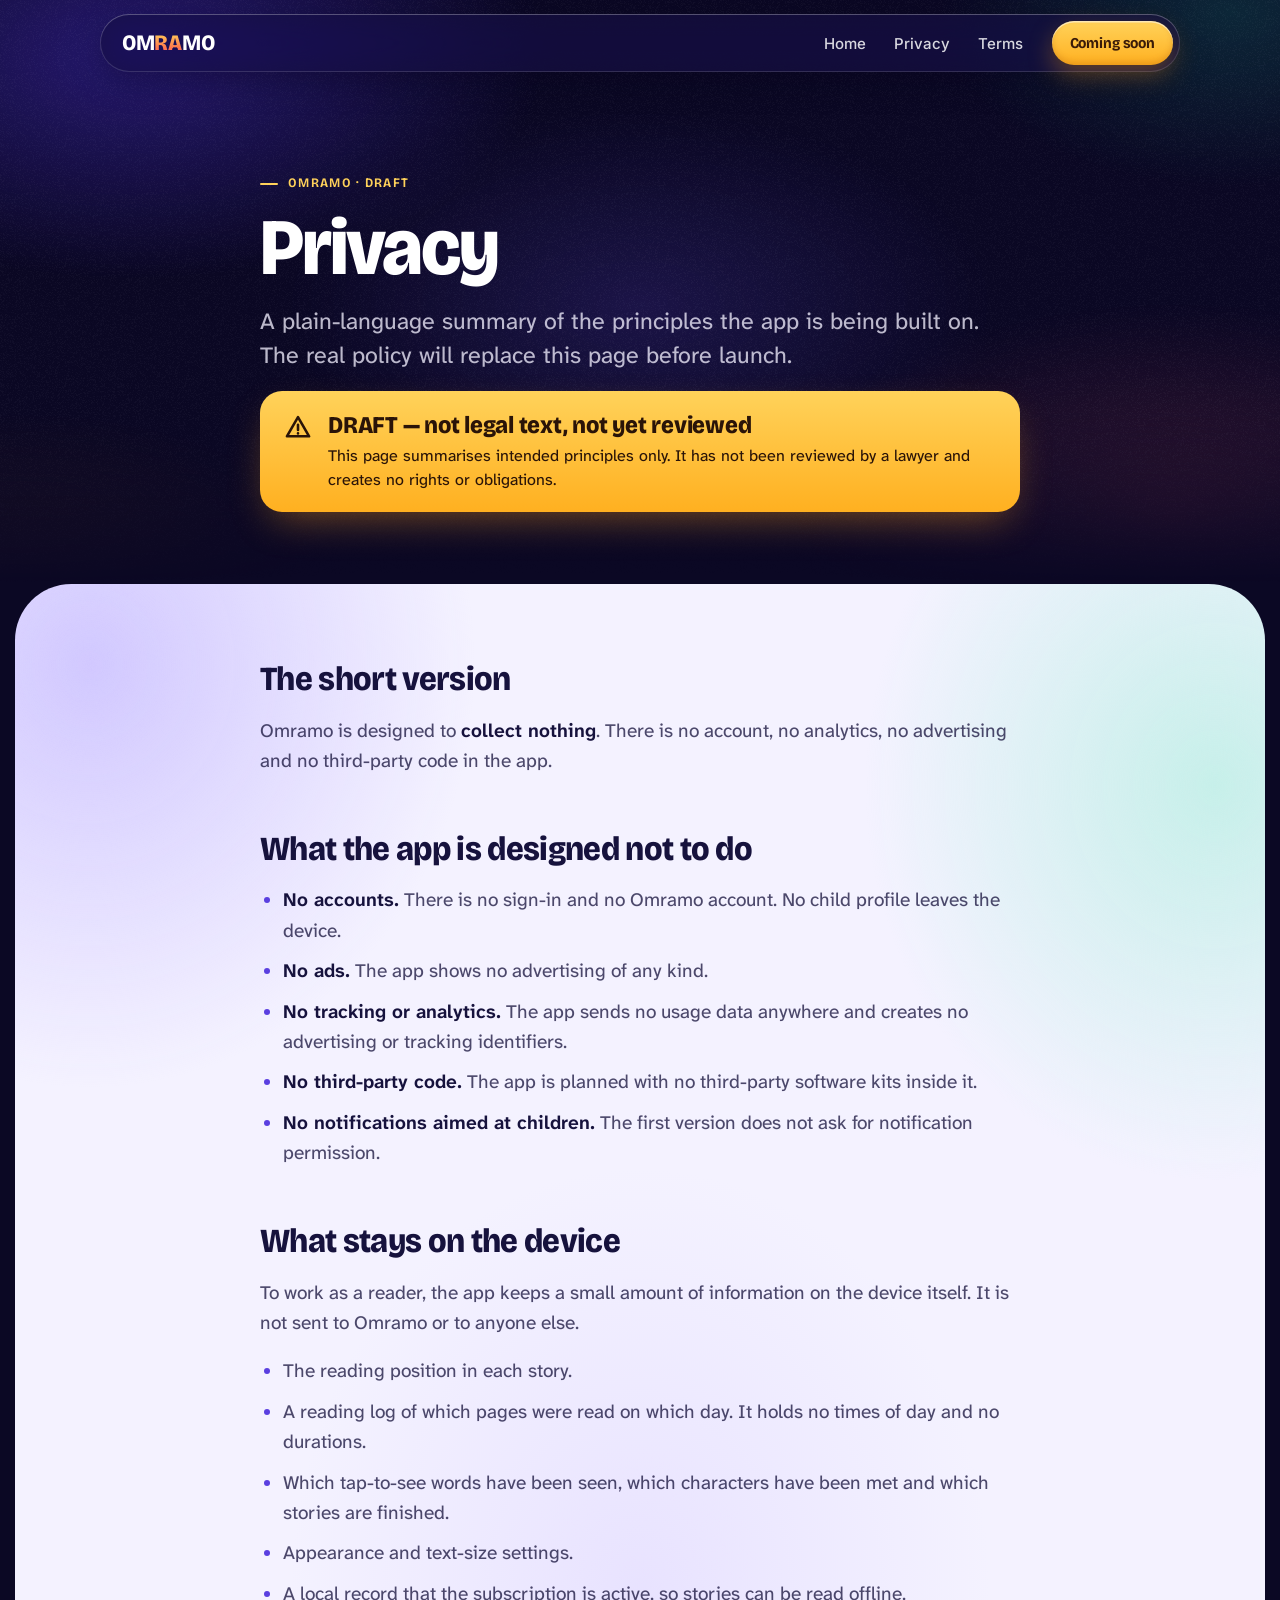
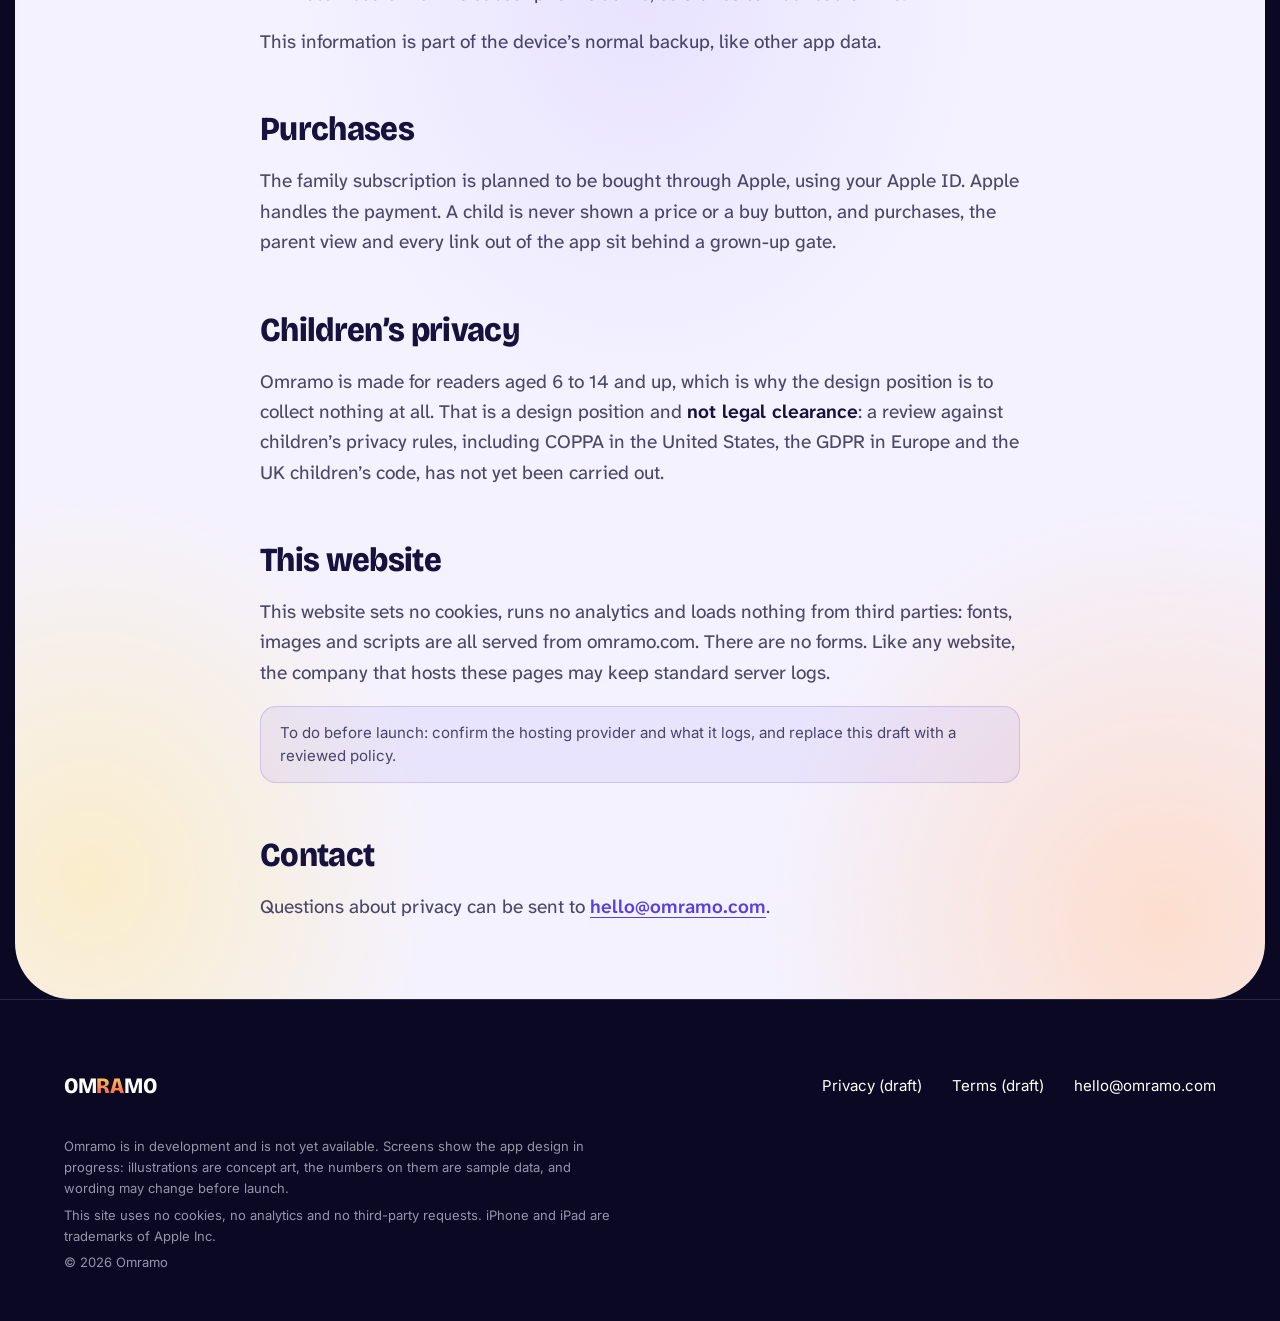
<file: privacy/index.html>
<!doctype html>
<html lang="en">
<head>
  <meta charset="utf-8">
  <meta name="viewport" content="width=device-width, initial-scale=1, viewport-fit=cover">
  <title>Privacy (draft) — Omramo</title>
  <meta name="description" content="A plain-language draft of how Omramo intends to handle privacy: the app is designed to collect nothing. Not legal text and not yet reviewed.">
  <!-- PRE-LAUNCH PREVIEW: remove this noindex tag at launch so search engines can index the site. -->
  <meta name="robots" content="noindex">
  <!-- Strict CSP: everything is self-hosted. The sha256 is the hash of the one inline boot script below;
       if you edit that script, recompute the hash (see README). No inline styles are allowed. -->
  <meta http-equiv="Content-Security-Policy" content="default-src 'none'; script-src 'self' 'sha256-jJ7y64IVS4yYup75ptxA8pbQNmvatvslD+mgX8pu8YA='; style-src 'self'; img-src 'self' data:; font-src 'self'; connect-src 'self'; manifest-src 'self'; base-uri 'none'; form-action 'none'">
  <meta name="referrer" content="no-referrer">
  <meta name="theme-color" content="#130f36">
  <meta name="color-scheme" content="dark light">
  <link rel="canonical" href="https://omramo.com/privacy/">
  <meta property="og:type" content="website">
  <meta property="og:site_name" content="Omramo">
  <meta property="og:title" content="Privacy (draft) — Omramo">
  <meta property="og:description" content="A plain-language draft of how Omramo intends to handle privacy: the app is designed to collect nothing. Not legal text and not yet reviewed.">
  <meta property="og:url" content="https://omramo.com/privacy/">
  <meta property="og:image" content="https://omramo.com/assets/img/og.png">
  <meta property="og:image:width" content="1200">
  <meta property="og:image:height" content="630">
  <meta property="og:image:alt" content="Omramo — read your way around the world. Two panes of an illustrated story beside the Omramo wordmark.">
  <meta name="twitter:card" content="summary_large_image">
  <link rel="icon" href="/favicon.ico" sizes="32x32">
  <link rel="icon" type="image/png" sizes="192x192" href="/assets/img/icon-192.png">
  <link rel="apple-touch-icon" href="/apple-touch-icon.png">
  <link rel="manifest" href="/site.webmanifest">
  <link rel="preload" href="/assets/fonts/bricolage-grotesque.woff2" as="font" type="font/woff2" crossorigin>
  <link rel="preload" href="/assets/fonts/atkinson-hyperlegible-next.woff2" as="font" type="font/woff2" crossorigin>
  <link rel="stylesheet" href="/assets/css/site.css">
  <script>(function(d,w){d.classList.add('js');var s=/[?&]static=1/.test(w.location.search);if(s)d.classList.add('static');if(!s&&!w.matchMedia('(prefers-reduced-motion: reduce)').matches)d.classList.add('motion')})(document.documentElement,window)</script>
  <script src="/assets/js/site.js" defer></script>
</head>
<body>
  <a class="skip" href="#main">Skip to content</a>
  <header class="site-head">
    <nav class="nav" aria-label="Main">
      <a class="wordmark" href="/" aria-label="Omramo — home">OM<b class="grad">RA</b>MO</a>
      <ul class="nav__links">
        <li><a href="/">Home</a></li>
        <li><a href="/privacy/">Privacy</a></li>
        <li><a href="/terms/">Terms</a></li>
      </ul>
      <a class="btn btn--sun btn--sm" href="/#contact">Coming soon</a>
    </nav>
  </header>
  <main id="main">
    <div class="page">
      <div class="aurora aurora--soft" aria-hidden="true"></div>
      <div class="prose__inner page__head">
        <p class="eyebrow">Omramo · Draft</p>
        <h1>Privacy</h1>
        <p class="lede">A plain-language summary of the principles the app is being built on. The real policy will replace this page before launch.</p>
        <div class="draft" role="note">
          <svg viewBox="0 0 24 24" fill="none" stroke="currentColor" stroke-width="2.2" stroke-linecap="round" stroke-linejoin="round" aria-hidden="true"><path d="M12 3.5l9.5 16.5h-19z"/><path d="M12 10v4.5M12 17.3v.2"/></svg>
          <div>
            <strong>DRAFT — not legal text, not yet reviewed</strong>
            <p>This page summarises intended principles only. It has not been reviewed by a lawyer and creates no rights or obligations.</p>
          </div>
        </div>
      </div>
    </div>
    <div class="sheet light">
      <div class="prose">
        <div class="prose__inner">
          <h2>The short version</h2>
          <p>Omramo is designed to <strong>collect nothing</strong>. There is no account, no analytics, no advertising and no third-party code in the app.</p>

          <h2>What the app is designed not to do</h2>
          <ul>
            <li><strong>No accounts.</strong> There is no sign-in and no Omramo account. No child profile leaves the device.</li>
            <li><strong>No ads.</strong> The app shows no advertising of any kind.</li>
            <li><strong>No tracking or analytics.</strong> The app sends no usage data anywhere and creates no advertising or tracking identifiers.</li>
            <li><strong>No third-party code.</strong> The app is planned with no third-party software kits inside it.</li>
            <li><strong>No notifications aimed at children.</strong> The first version does not ask for notification permission.</li>
          </ul>

          <h2>What stays on the device</h2>
          <p>To work as a reader, the app keeps a small amount of information on the device itself. It is not sent to Omramo or to anyone else.</p>
          <ul>
            <li>The reading position in each story.</li>
            <li>A reading log of which pages were read on which day. It holds no times of day and no durations.</li>
            <li>Which tap-to-see words have been seen, which characters have been met and which stories are finished.</li>
            <li>Appearance and text-size settings.</li>
            <li>A local record that the subscription is active, so stories can be read offline.</li>
          </ul>
          <p>This information is part of the device’s normal backup, like other app data.</p>

          <h2>Purchases</h2>
          <p>The family subscription is planned to be bought through Apple, using your Apple ID. Apple handles the payment. A child is never shown a price or a buy button, and purchases, the parent view and every link out of the app sit behind a grown-up gate.</p>

          <h2>Children’s privacy</h2>
          <p>Omramo is made for readers aged 6 to 14 and up, which is why the design position is to collect nothing at all. That is a design position and <strong>not legal clearance</strong>: a review against children’s privacy rules, including COPPA in the United States, the GDPR in Europe and the UK children’s code, has not yet been carried out.</p>

          <h2>This website</h2>
          <p>This website sets no cookies, runs no analytics and loads nothing from third parties: fonts, images and scripts are all served from omramo.com. There are no forms. Like any website, the company that hosts these pages may keep standard server logs.</p>
          <p class="todo">To do before launch: confirm the hosting provider and what it logs, and replace this draft with a reviewed policy.</p>

          <h2>Contact</h2>
          <!-- PLACEHOLDER: mailbox not confirmed -->
          <p>Questions about privacy can be sent to <a href="mailto:hello@omramo.com">hello@omramo.com</a>.</p>
        </div>
      </div>
    </div>
  </main>

  <footer class="site-foot">
    <div class="wrap">
      <div class="site-foot__top">
        <a class="wordmark" href="/" aria-label="Omramo — home">OM<b class="grad">RA</b>MO</a>
        <ul class="site-foot__links">
          <li><a href="/privacy/">Privacy (draft)</a></li>
          <li><a href="/terms/">Terms (draft)</a></li>
          <!-- PLACEHOLDER: mailbox not confirmed -->
          <li><a href="mailto:hello@omramo.com">hello@omramo.com</a></li>
        </ul>
      </div>
      <div class="site-foot__small">
        <p>Omramo is in development and is not yet available. Screens show the app design in progress: illustrations are concept art, the numbers on them are sample data, and wording may change before launch.</p>
        <p>This site uses no cookies, no analytics and no third-party requests. iPhone and iPad are trademarks of Apple Inc.</p>
        <p>© 2026 Omramo</p>
      </div>
    </div>
  </footer>
</body>
</html>
</file>
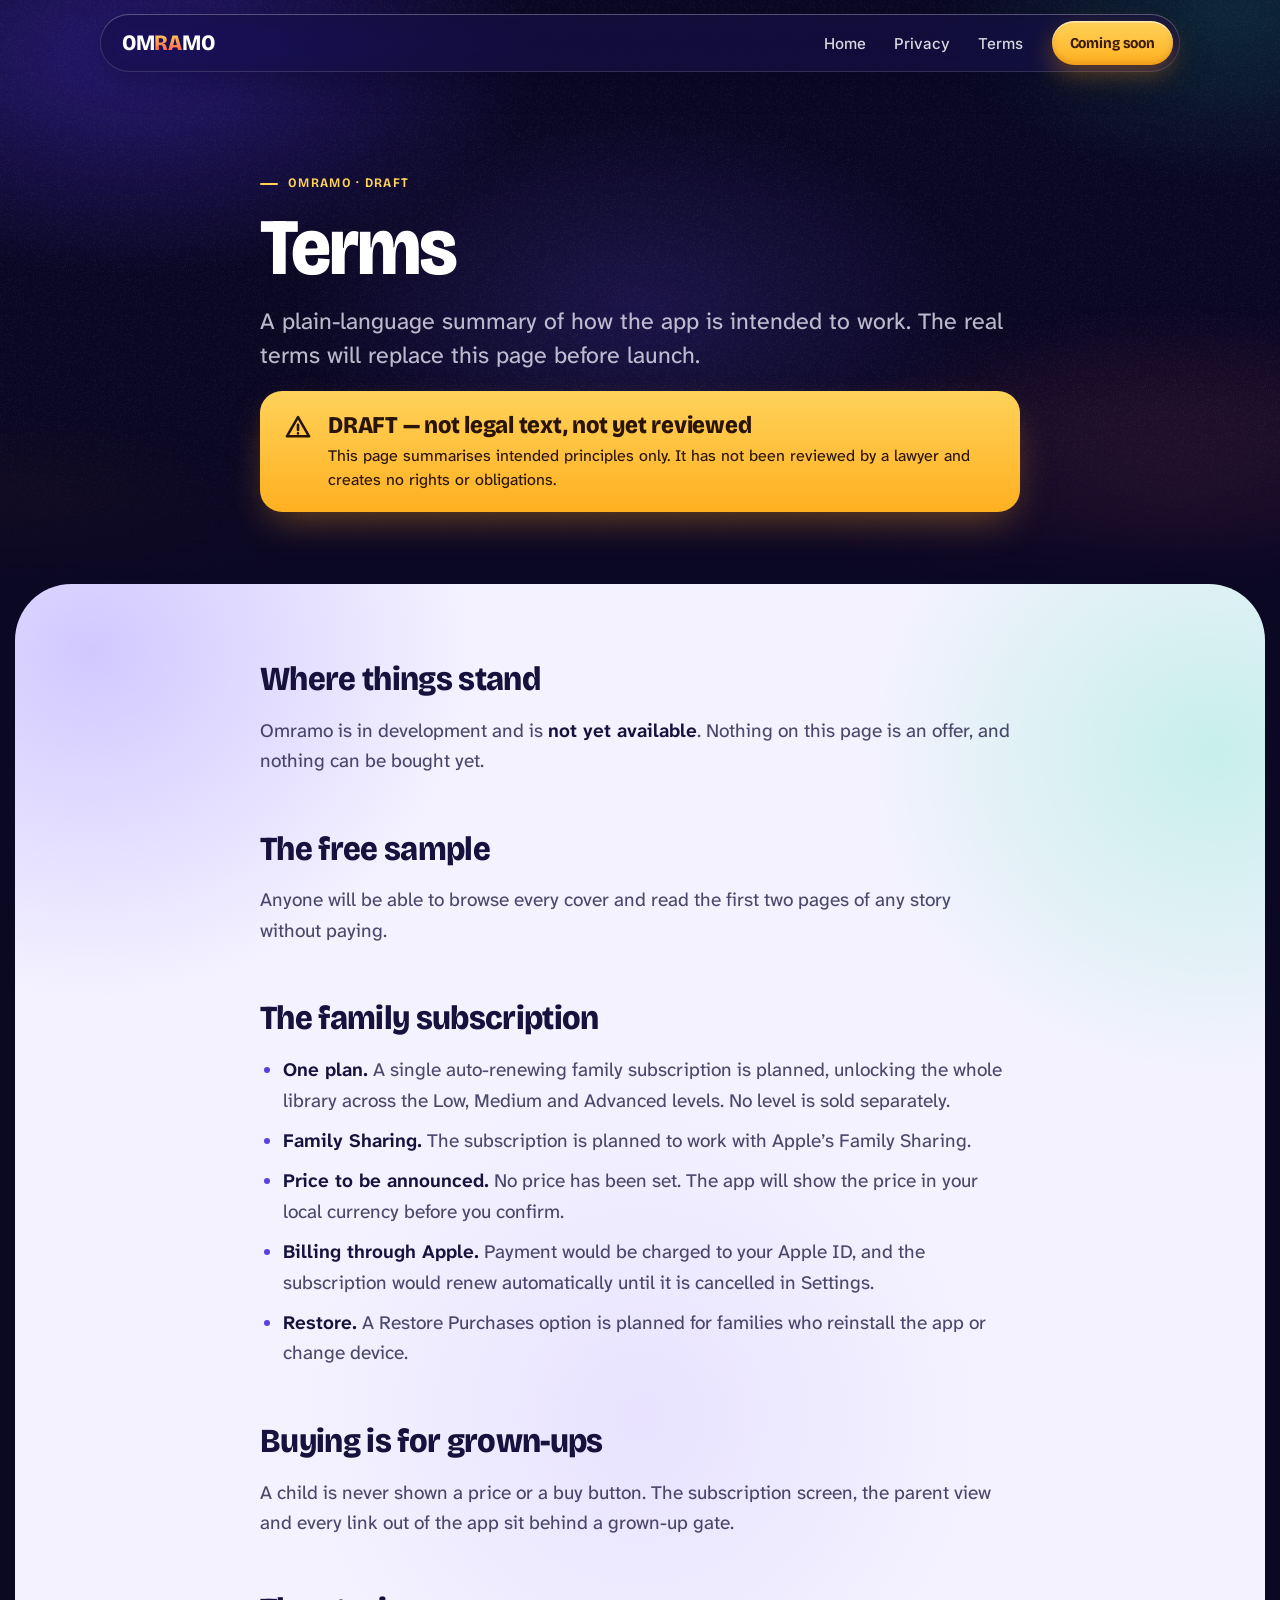
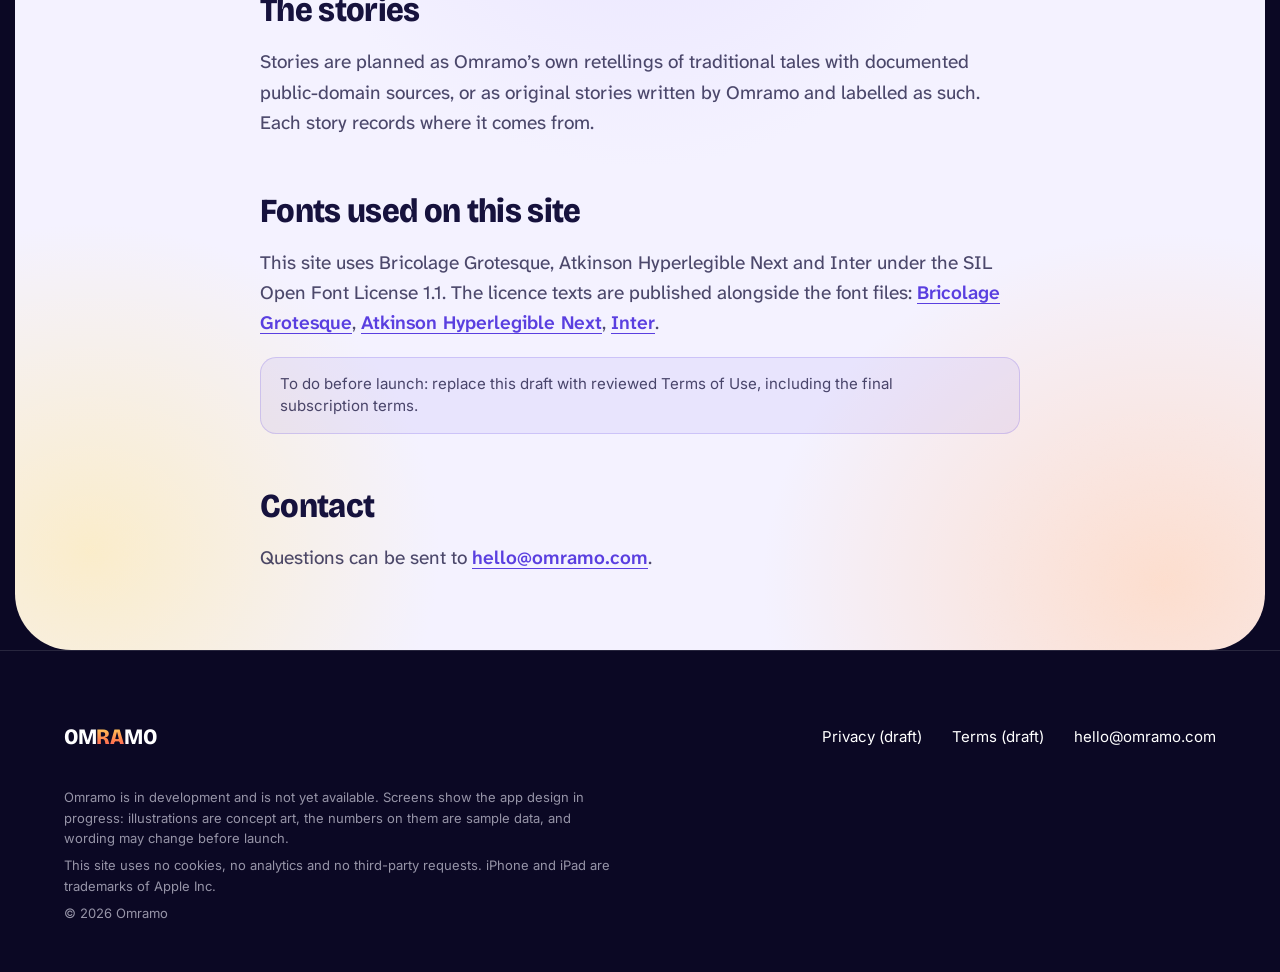
<file: terms/index.html>
<!doctype html>
<html lang="en">
<head>
  <meta charset="utf-8">
  <meta name="viewport" content="width=device-width, initial-scale=1, viewport-fit=cover">
  <title>Terms (draft) — Omramo</title>
  <meta name="description" content="A plain-language draft of the terms Omramo intends to offer: a free sample of every story and one family subscription. Not legal text and not yet reviewed.">
  <!-- PRE-LAUNCH PREVIEW: remove this noindex tag at launch so search engines can index the site. -->
  <meta name="robots" content="noindex">
  <!-- Strict CSP: everything is self-hosted. The sha256 is the hash of the one inline boot script below;
       if you edit that script, recompute the hash (see README). No inline styles are allowed. -->
  <meta http-equiv="Content-Security-Policy" content="default-src 'none'; script-src 'self' 'sha256-jJ7y64IVS4yYup75ptxA8pbQNmvatvslD+mgX8pu8YA='; style-src 'self'; img-src 'self' data:; font-src 'self'; connect-src 'self'; manifest-src 'self'; base-uri 'none'; form-action 'none'">
  <meta name="referrer" content="no-referrer">
  <meta name="theme-color" content="#130f36">
  <meta name="color-scheme" content="dark light">
  <link rel="canonical" href="https://omramo.com/terms/">
  <meta property="og:type" content="website">
  <meta property="og:site_name" content="Omramo">
  <meta property="og:title" content="Terms (draft) — Omramo">
  <meta property="og:description" content="A plain-language draft of the terms Omramo intends to offer: a free sample of every story and one family subscription. Not legal text and not yet reviewed.">
  <meta property="og:url" content="https://omramo.com/terms/">
  <meta property="og:image" content="https://omramo.com/assets/img/og.png">
  <meta property="og:image:width" content="1200">
  <meta property="og:image:height" content="630">
  <meta property="og:image:alt" content="Omramo — read your way around the world. Two panes of an illustrated story beside the Omramo wordmark.">
  <meta name="twitter:card" content="summary_large_image">
  <link rel="icon" href="/favicon.ico" sizes="32x32">
  <link rel="icon" type="image/png" sizes="192x192" href="/assets/img/icon-192.png">
  <link rel="apple-touch-icon" href="/apple-touch-icon.png">
  <link rel="manifest" href="/site.webmanifest">
  <link rel="preload" href="/assets/fonts/bricolage-grotesque.woff2" as="font" type="font/woff2" crossorigin>
  <link rel="preload" href="/assets/fonts/atkinson-hyperlegible-next.woff2" as="font" type="font/woff2" crossorigin>
  <link rel="stylesheet" href="/assets/css/site.css">
  <script>(function(d,w){d.classList.add('js');var s=/[?&]static=1/.test(w.location.search);if(s)d.classList.add('static');if(!s&&!w.matchMedia('(prefers-reduced-motion: reduce)').matches)d.classList.add('motion')})(document.documentElement,window)</script>
  <script src="/assets/js/site.js" defer></script>
</head>
<body>
  <a class="skip" href="#main">Skip to content</a>
  <header class="site-head">
    <nav class="nav" aria-label="Main">
      <a class="wordmark" href="/" aria-label="Omramo — home">OM<b class="grad">RA</b>MO</a>
      <ul class="nav__links">
        <li><a href="/">Home</a></li>
        <li><a href="/privacy/">Privacy</a></li>
        <li><a href="/terms/">Terms</a></li>
      </ul>
      <a class="btn btn--sun btn--sm" href="/#contact">Coming soon</a>
    </nav>
  </header>
  <main id="main">
    <div class="page">
      <div class="aurora aurora--soft" aria-hidden="true"></div>
      <div class="prose__inner page__head">
        <p class="eyebrow">Omramo · Draft</p>
        <h1>Terms</h1>
        <p class="lede">A plain-language summary of how the app is intended to work. The real terms will replace this page before launch.</p>
        <div class="draft" role="note">
          <svg viewBox="0 0 24 24" fill="none" stroke="currentColor" stroke-width="2.2" stroke-linecap="round" stroke-linejoin="round" aria-hidden="true"><path d="M12 3.5l9.5 16.5h-19z"/><path d="M12 10v4.5M12 17.3v.2"/></svg>
          <div>
            <strong>DRAFT — not legal text, not yet reviewed</strong>
            <p>This page summarises intended principles only. It has not been reviewed by a lawyer and creates no rights or obligations.</p>
          </div>
        </div>
      </div>
    </div>
    <div class="sheet light">
      <div class="prose">
        <div class="prose__inner">
          <h2>Where things stand</h2>
          <p>Omramo is in development and is <strong>not yet available</strong>. Nothing on this page is an offer, and nothing can be bought yet.</p>

          <h2>The free sample</h2>
          <p>Anyone will be able to browse every cover and read the first two pages of any story without paying.</p>

          <h2>The family subscription</h2>
          <ul>
            <li><strong>One plan.</strong> A single auto-renewing family subscription is planned, unlocking the whole library across the Low, Medium and Advanced levels. No level is sold separately.</li>
            <li><strong>Family Sharing.</strong> The subscription is planned to work with Apple’s Family Sharing.</li>
            <li><strong>Price to be announced.</strong> No price has been set. The app will show the price in your local currency before you confirm.</li>
            <li><strong>Billing through Apple.</strong> Payment would be charged to your Apple ID, and the subscription would renew automatically until it is cancelled in Settings.</li>
            <li><strong>Restore.</strong> A Restore Purchases option is planned for families who reinstall the app or change device.</li>
          </ul>

          <h2>Buying is for grown-ups</h2>
          <p>A child is never shown a price or a buy button. The subscription screen, the parent view and every link out of the app sit behind a grown-up gate.</p>

          <h2>The stories</h2>
          <p>Stories are planned as Omramo’s own retellings of traditional tales with documented public-domain sources, or as original stories written by Omramo and labelled as such. Each story records where it comes from.</p>

          <h2>Fonts used on this site</h2>
          <p>This site uses Bricolage Grotesque, Atkinson Hyperlegible Next and Inter under the SIL Open Font License 1.1. The licence texts are published alongside the font files: <a href="/assets/fonts/OFL-bricolagegrotesque.txt">Bricolage Grotesque</a>, <a href="/assets/fonts/OFL-atkinsonhyperlegiblenext.txt">Atkinson Hyperlegible Next</a>, <a href="/assets/fonts/OFL-inter.txt">Inter</a>.</p>

          <p class="todo">To do before launch: replace this draft with reviewed Terms of Use, including the final subscription terms.</p>

          <h2>Contact</h2>
          <!-- PLACEHOLDER: mailbox not confirmed -->
          <p>Questions can be sent to <a href="mailto:hello@omramo.com">hello@omramo.com</a>.</p>
        </div>
      </div>
    </div>
  </main>

  <footer class="site-foot">
    <div class="wrap">
      <div class="site-foot__top">
        <a class="wordmark" href="/" aria-label="Omramo — home">OM<b class="grad">RA</b>MO</a>
        <ul class="site-foot__links">
          <li><a href="/privacy/">Privacy (draft)</a></li>
          <li><a href="/terms/">Terms (draft)</a></li>
          <!-- PLACEHOLDER: mailbox not confirmed -->
          <li><a href="mailto:hello@omramo.com">hello@omramo.com</a></li>
        </ul>
      </div>
      <div class="site-foot__small">
        <p>Omramo is in development and is not yet available. Screens show the app design in progress: illustrations are concept art, the numbers on them are sample data, and wording may change before launch.</p>
        <p>This site uses no cookies, no analytics and no third-party requests. iPhone and iPad are trademarks of Apple Inc.</p>
        <p>© 2026 Omramo</p>
      </div>
    </div>
  </footer>
</body>
</html>
</file>
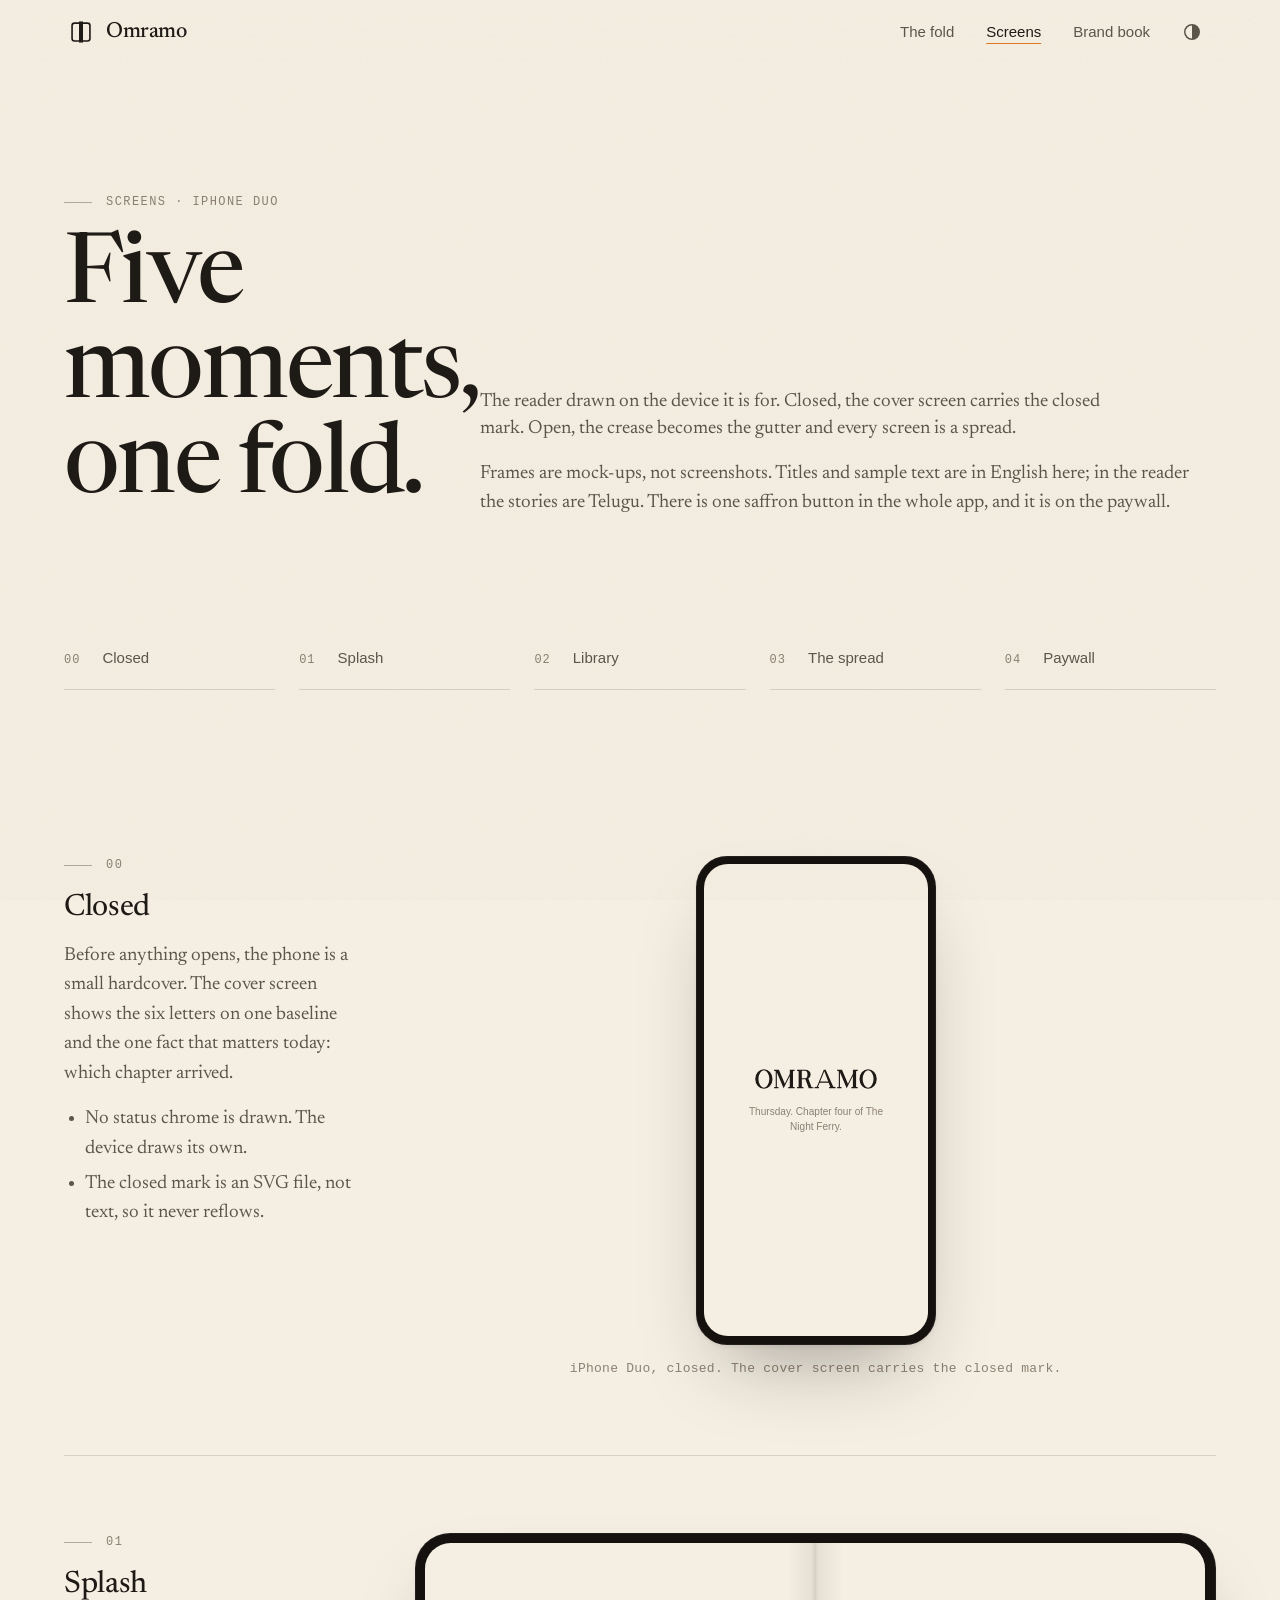
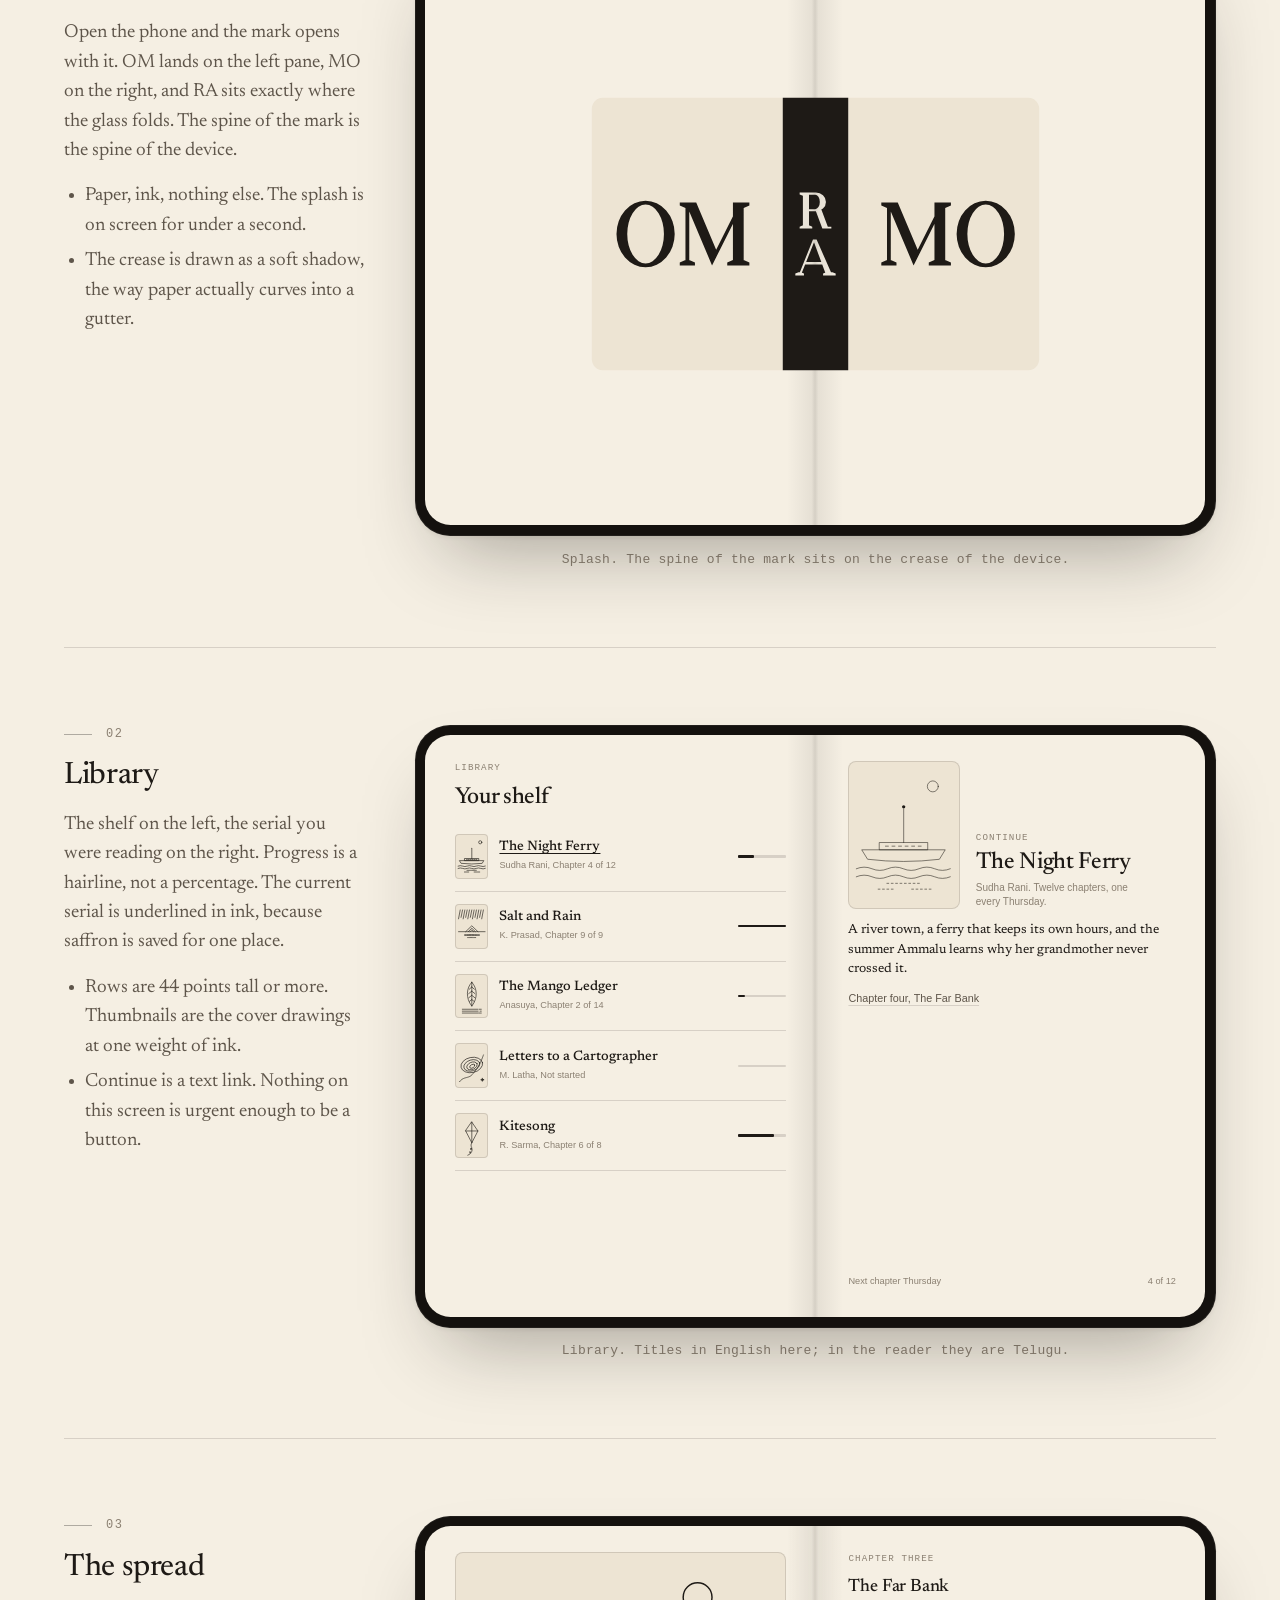
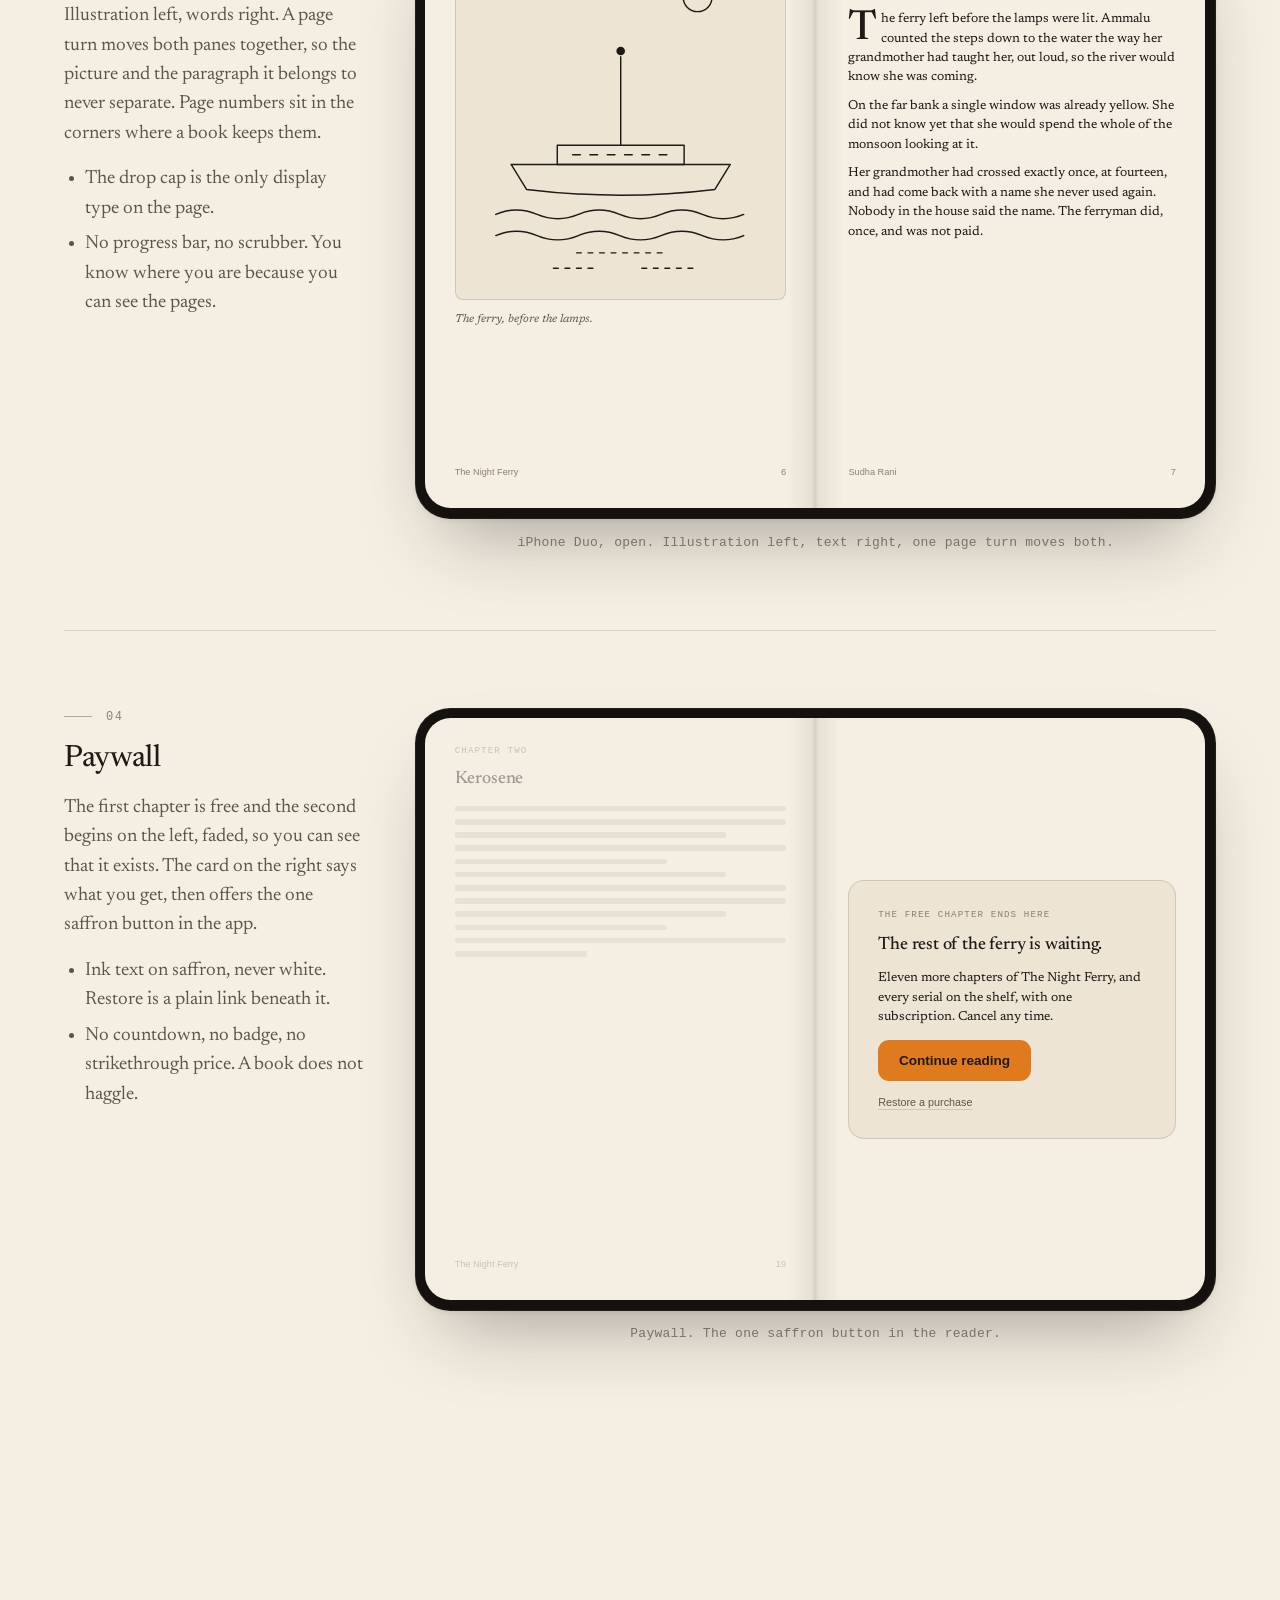
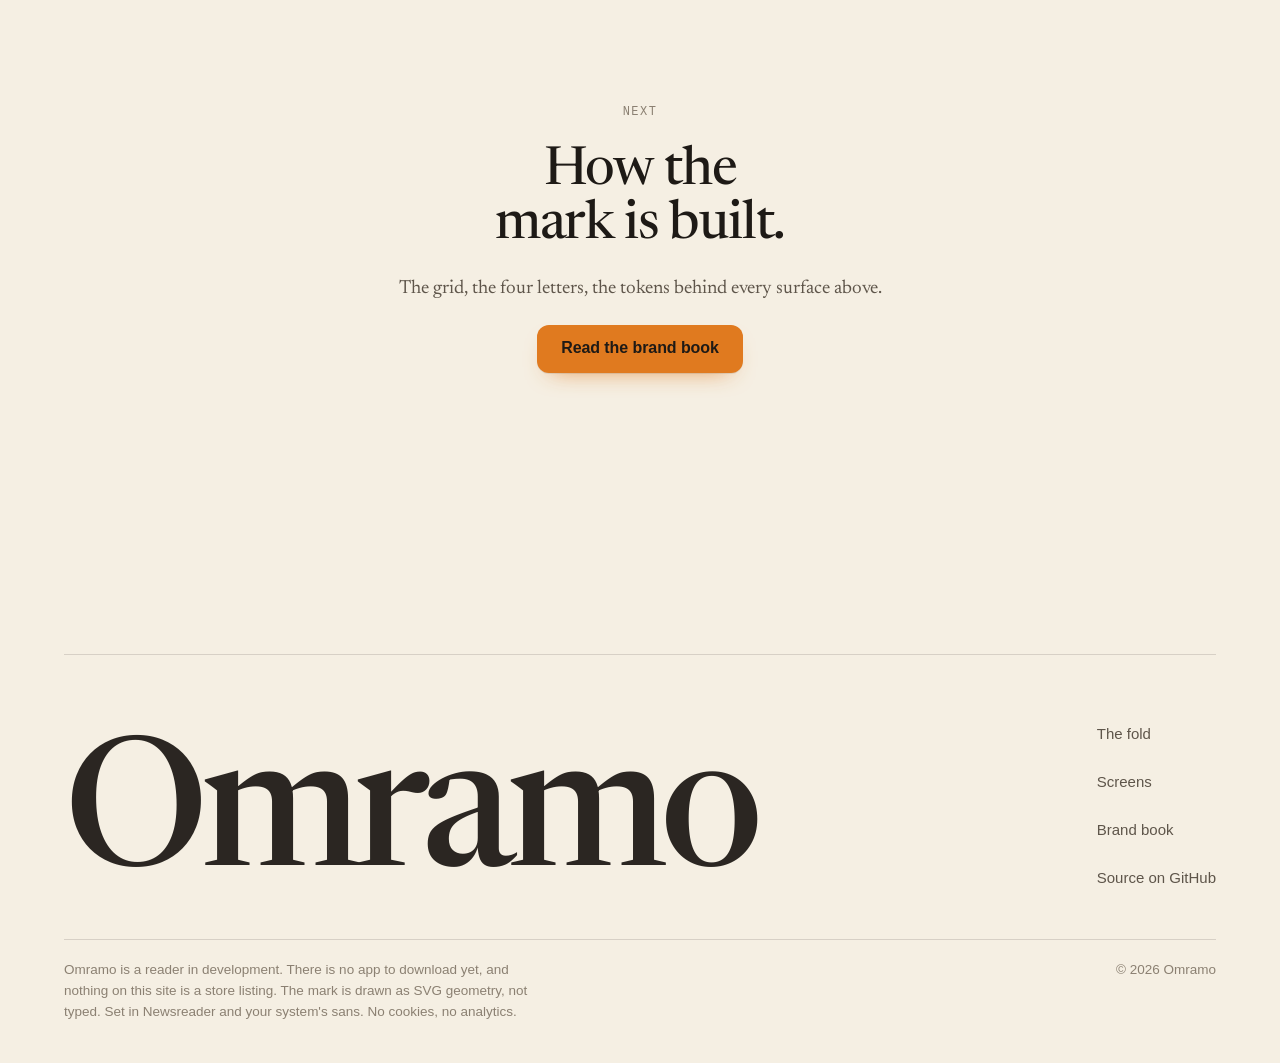
<file: app-screens.html>
<!DOCTYPE html>
<html lang="en">
<head>
<meta charset="utf-8">
<meta name="viewport" content="width=device-width, initial-scale=1">
<title>Screens. Omramo on iPhone Duo: closed, splash, library, spread, paywall</title>
<meta name="description" content="Five moments from the Omramo reader drawn on the iPhone Duo frame: the closed cover, the splash, the library, a chapter spread, and the paywall with its one saffron button.">
<link rel="canonical" href="https://omramo.com/app-screens.html">
<meta name="theme-color" content="#F5EFE3" media="(prefers-color-scheme: light)">
<meta name="theme-color" content="#1A1713" media="(prefers-color-scheme: dark)">
<meta property="og:type" content="website">
<meta property="og:site_name" content="Omramo">
<meta property="og:title" content="Omramo on iPhone Duo. Five screens, one fold.">
<meta property="og:description" content="Five moments from the Omramo reader drawn on the iPhone Duo frame: the closed cover, the splash, the library, a chapter spread, and the paywall with its one saffron button.">
<meta property="og:url" content="https://omramo.com/app-screens.html">
<meta property="og:image" content="https://omramo.com/og-screens.png">
<meta property="og:image:width" content="1200">
<meta property="og:image:height" content="630">
<meta property="og:image:alt" content="An open iPhone Duo showing an Omramo chapter spread: illustration on the left pane, text on the right.">
<meta name="twitter:card" content="summary_large_image">
<meta name="twitter:title" content="Omramo on iPhone Duo. Five screens, one fold.">
<meta name="twitter:description" content="Five moments from the Omramo reader drawn on the iPhone Duo frame: the closed cover, the splash, the library, a chapter spread, and the paywall with its one saffron button.">
<meta name="twitter:image" content="https://omramo.com/og-screens.png">
<meta name="twitter:image:alt" content="An open iPhone Duo showing an Omramo chapter spread: illustration on the left pane, text on the right.">
<link rel="icon" href="favicon.svg" type="image/svg+xml">
<link rel="icon" href="favicon-32.png" sizes="32x32" type="image/png">
<link rel="apple-touch-icon" href="apple-touch-icon.png">
<link rel="preload" href="assets/fonts/newsreader-latin.woff2" as="font" type="font/woff2" crossorigin>
<link rel="stylesheet" href="assets/site.css">
<script>(function(){var d=document.documentElement;d.classList.add('js');try{var t=localStorage.getItem('omramo-theme');if(t==='dark'||t==='light'){d.setAttribute('data-theme',t)}}catch(e){}})();</script>
</head>
<body>
<a class="skip" href="#main">Skip to content</a>
<header class="nav">
  <a class="brand" href="index.html" aria-label="Omramo, home">
    <svg viewBox="0 0 32 32" aria-hidden="true" focusable="false"><path fill="none" stroke="currentColor" stroke-width="2" d="M8 5h16a3 3 0 0 1 3 3v16a3 3 0 0 1-3 3H8a3 3 0 0 1-3-3V8a3 3 0 0 1 3-3Z"/><path fill="currentColor" d="M13.5 3h5v26h-5Z"/></svg>
    <span>Omramo</span>
  </a>
  <nav class="nav-links" aria-label="Site">
    <a href="index.html">The fold</a>
    <a href="app-screens.html" aria-current="page">Screens</a>
    <a href="brand.html">Brand book</a>
    <button class="iconbtn" type="button" data-theme-toggle aria-label="Turn the lamp off">
      <svg class="lamp-off" viewBox="0 0 20 20" aria-hidden="true" focusable="false"><circle cx="10" cy="10" r="7.25" fill="none" stroke="currentColor" stroke-width="1.5"/><path d="M10 2.75a7.25 7.25 0 0 1 0 14.5z" fill="currentColor"/></svg>
      <svg class="lamp-on" viewBox="0 0 20 20" aria-hidden="true" focusable="false"><circle cx="10" cy="10" r="7.25" fill="none" stroke="currentColor" stroke-width="1.5"/><path d="M10 2.75a7.25 7.25 0 0 0 0 14.5z" fill="currentColor"/></svg>
    </button>
  </nav>
</header>
<main id="main">
<section class="section" aria-labelledby="screens-title">
  <div class="wrap">
    <div class="chapter-head" style="margin-bottom:0">
      <div>
        <p class="eyebrow">Screens &middot; iPhone Duo</p>
        <h1 class="display" id="screens-title" style="margin-top:20px">Five moments, one fold.</h1>
      </div>
      <div class="copy" style="display:grid;gap:16px">
        <p class="lede">The reader drawn on the device it is for. Closed, the cover screen carries the closed mark. Open, the crease becomes the gutter and every screen is a spread.</p>
        <p class="body">Frames are mock-ups, not screenshots. Titles and sample text are in English here; in the reader the stories are Telugu. There is one saffron button in the whole app, and it is on the paywall.</p>
      </div>
    </div>
  </div>
</section>

<section class="chapter" style="padding-top:0;border-top:0">
  <div class="wrap">
    <nav class="toc" aria-label="Screens">
      <a href="#s-closed"><span class="num">00</span> Closed</a>
      <a href="#s-splash"><span class="num">01</span> Splash</a>
      <a href="#s-library"><span class="num">02</span> Library</a>
      <a href="#s-spread"><span class="num">03</span> The spread</a>
      <a href="#s-paywall"><span class="num">04</span> Paywall</a>
    </nav>
  </div>
</section>

<div class="wrap">
  <section class="screen-block" id="s-closed" aria-labelledby="s-closed-title">
    <div class="screen-note" data-reveal>
      <p class="eyebrow">00</p>
      <h2 class="h3" id="s-closed-title">Closed</h2>
      <p class="body">Before anything opens, the phone is a small hardcover. The cover screen shows the six letters on one baseline and the one fact that matters today: which chapter arrived.</p>
      <ul>
        <li>No status chrome is drawn. The device draws its own.</li>
        <li>The closed mark is an SVG file, not text, so it never reflows.</li>
      </ul>
    </div>
    <div data-reveal data-delay="1"><figure class="duo-fig ">
  <div class="duo-box closed">
    <div class="duo duo-closed">
      <div class="duo-screen">
        <div class="pane s-center">
        <img class="s-closed-word" src="brand/omramo-word-closed.svg" alt="OMRAMO, the closed mark" width="671" height="129">
        <p class="s-meta">Thursday. Chapter four of The Night Ferry.</p>
      </div>
      </div>
    </div>
  </div>
  <figcaption class="mono">iPhone Duo, closed. The cover screen carries the closed mark.</figcaption>
</figure></div>
  </section>

  <section class="screen-block" id="s-splash" aria-labelledby="s-splash-title">
    <div class="screen-note" data-reveal>
      <p class="eyebrow">01</p>
      <h2 class="h3" id="s-splash-title">Splash</h2>
      <p class="body">Open the phone and the mark opens with it. OM lands on the left pane, MO on the right, and RA sits exactly where the glass folds. The spine of the mark is the spine of the device.</p>
      <ul>
        <li>Paper, ink, nothing else. The splash is on screen for under a second.</li>
        <li>The crease is drawn as a soft shadow, the way paper actually curves into a gutter.</li>
      </ul>
    </div>
    <div data-reveal data-delay="1"><figure class="duo-fig ">
  <div class="duo-box">
    <div class="duo">
      <div class="duo-screen">
        <div class="pane s-center s-splash">
        <img class="s-mark" src="brand/omramo-mark-light.svg" alt="The Omramo fold mark across both panes, the spine on the crease" width="900" height="580">
      </div>
      </div>
    </div>
  </div>
  <figcaption class="mono">Splash. The spine of the mark sits on the crease of the device.</figcaption>
</figure></div>
  </section>

  <section class="screen-block" id="s-library" aria-labelledby="s-library-title">
    <div class="screen-note" data-reveal>
      <p class="eyebrow">02</p>
      <h2 class="h3" id="s-library-title">Library</h2>
      <p class="body">The shelf on the left, the serial you were reading on the right. Progress is a hairline, not a percentage. The current serial is underlined in ink, because saffron is saved for one place.</p>
      <ul>
        <li>Rows are 44 points tall or more. Thumbnails are the cover drawings at one weight of ink.</li>
        <li>Continue is a text link. Nothing on this screen is urgent enough to be a button.</li>
      </ul>
    </div>
    <div data-reveal data-delay="1"><figure class="duo-fig ">
  <div class="duo-box">
    <div class="duo">
      <div class="duo-screen">
        <div class="pane pane-l">
        <p class="s-eyebrow">Library</p>
        <p class="s-title">Your shelf</p>
        <div class="s-list">
          <div class="s-row current"><span class="thumb" aria-hidden="true"><svg viewBox="0 0 300 400"><g class="art">
  <circle cx="230" cy="66" r="15"/>
  <path d="M150 128v92"/>
  <path d="M84 220h132v20H84z"/>
  <path d="M100 230h8M118 230h8M136 230h8M154 230h8M172 230h8M190 230h8"/>
  <path d="M36 240h228l-16 26q-98 12-196 0z"/>
  <path d="M20 292q21.5-9 43 0t43 0t43 0t43 0t43 0t43 0"/>
  <path d="M20 314q21.5-9 43 0t43 0t43 0t43 0t43 0t43 0"/>
  <path d="M104 332h92M80 348h48M172 348h56" stroke-dasharray="5 7"/>
</g>
<circle class="art-fill" cx="150" cy="122" r="4.5"/></svg></span><span class="t"><b>The Night Ferry</b><small>Sudha Rani, Chapter 4 of 12</small></span><span class="prog" aria-hidden="true"><i style="width:33%"></i></span></div>
          <div class="s-row"><span class="thumb" aria-hidden="true"><svg viewBox="0 0 300 400"><g class="art">
  <path d="M40 44l-16 84M62 44l-14 70M84 44l-16 84M106 44l-14 70M128 44l-16 84M150 44l-14 70M172 44l-16 84M194 44l-14 70M216 44l-16 84M238 44l-14 70M260 44l-16 84"/>
  <path d="M24 250h252"/>
  <path d="M92 250l58-56 58 56"/>
  <path d="M116 250l34-33 34 33M134 250l16-16 16 16"/>
  <ellipse cx="150" cy="282" rx="72" ry="5"/>
  <path d="M110 306h80" stroke-dasharray="5 7"/>
</g></svg></span><span class="t"><b>Salt and Rain</b><small>K. Prasad, Chapter 9 of 9</small></span><span class="prog" aria-hidden="true"><i style="width:100%"></i></span></div>
          <div class="s-row"><span class="thumb" aria-hidden="true"><svg viewBox="0 0 300 400"><g class="art">
  <path d="M150 66c52 52 60 150 0 226c-60-76-52-174 0-226z"/>
  <path d="M150 66v226"/>
  <path d="M150 110l-24 22M150 110l24 22M150 150l-30 24M150 150l30 24M150 190l-28 22M150 190l28 22M150 230l-20 16M150 230l20 16"/>
  <path d="M60 322h150M60 340h150M60 358h150"/>
  <path d="M222 322h18M228 340h12M218 358h22"/>
</g></svg></span><span class="t"><b>The Mango Ledger</b><small>Anasuya, Chapter 2 of 14</small></span><span class="prog" aria-hidden="true"><i style="width:14%"></i></span></div>
          <div class="s-row"><span class="thumb" aria-hidden="true"><svg viewBox="0 0 300 400"><g class="art">
  <ellipse cx="150" cy="196" rx="104" ry="72" transform="rotate(-12 150 196)"/>
  <ellipse cx="150" cy="200" rx="78" ry="52" transform="rotate(-18 150 200)"/>
  <ellipse cx="152" cy="204" rx="52" ry="34" transform="rotate(-24 152 204)"/>
  <ellipse cx="154" cy="208" rx="26" ry="16" transform="rotate(-30 154 208)"/>
  <path d="M36 352c44-52 84-22 124-72s70-90 102-184" stroke-dasharray="3 7"/>
  <path d="M250 322v28M236 336h28"/><circle cx="250" cy="336" r="9"/>
</g>
<circle class="art-fill" cx="36" cy="352" r="3.5"/></svg></span><span class="t"><b>Letters to a Cartographer</b><small>M. Latha, Not started</small></span><span class="prog" aria-hidden="true"><i style="width:0%"></i></span></div>
          <div class="s-row"><span class="thumb" aria-hidden="true"><svg viewBox="0 0 300 400"><g class="art">
  <path d="M150 74l58 84-58 112-58-112z"/>
  <path d="M150 74v196M92 158h116"/>
  <path d="M150 270c-26 34 22 54-8 96c-8 12-20 18-30 22"/>
  <path d="M136 322l14 12M150 322l-14 12M128 356l12 10M140 356l-12 10"/>
</g></svg></span><span class="t"><b>Kitesong</b><small>R. Sarma, Chapter 6 of 8</small></span><span class="prog" aria-hidden="true"><i style="width:75%"></i></span></div>
        </div>
      </div>
      <div class="pane pane-r">
        <div class="s-feature">
          <div class="s-art s-art-sm"><svg viewBox="0 20 300 360" aria-hidden="true"><g class="art">
  <circle cx="230" cy="66" r="15"/>
  <path d="M150 128v92"/>
  <path d="M84 220h132v20H84z"/>
  <path d="M100 230h8M118 230h8M136 230h8M154 230h8M172 230h8M190 230h8"/>
  <path d="M36 240h228l-16 26q-98 12-196 0z"/>
  <path d="M20 292q21.5-9 43 0t43 0t43 0t43 0t43 0t43 0"/>
  <path d="M20 314q21.5-9 43 0t43 0t43 0t43 0t43 0t43 0"/>
  <path d="M104 332h92M80 348h48M172 348h56" stroke-dasharray="5 7"/>
</g>
<circle class="art-fill" cx="150" cy="122" r="4.5"/></svg></div>
          <div>
            <p class="s-eyebrow">Continue</p>
            <p class="s-title">The Night Ferry</p>
            <p class="s-meta">Sudha Rani. Twelve chapters, one every Thursday.</p>
          </div>
        </div>
        <p class="s-body">A river town, a ferry that keeps its own hours, and the summer Ammalu learns why her grandmother never crossed it.</p>
        <p class="s-link">Chapter four, The Far Bank</p>
        <div class="s-footer"><span>Next chapter Thursday</span><span>4 of 12</span></div>
      </div>
      </div>
    </div>
  </div>
  <figcaption class="mono">Library. Titles in English here; in the reader they are Telugu.</figcaption>
</figure></div>
  </section>

  <section class="screen-block" id="s-spread" aria-labelledby="s-spread-title">
    <div class="screen-note" data-reveal>
      <p class="eyebrow">03</p>
      <h2 class="h3" id="s-spread-title">The spread</h2>
      <p class="body">Illustration left, words right. A page turn moves both panes together, so the picture and the paragraph it belongs to never separate. Page numbers sit in the corners where a book keeps them.</p>
      <ul>
        <li>The drop cap is the only display type on the page.</li>
        <li>No progress bar, no scrubber. You know where you are because you can see the pages.</li>
      </ul>
    </div>
    <div data-reveal data-delay="1"><figure class="duo-fig ">
  <div class="duo-box">
    <div class="duo">
      <div class="duo-screen">
        <div class="pane pane-l">
        <div class="s-art"><svg viewBox="0 20 300 360" aria-hidden="true"><g class="art">
  <circle cx="230" cy="66" r="15"/>
  <path d="M150 128v92"/>
  <path d="M84 220h132v20H84z"/>
  <path d="M100 230h8M118 230h8M136 230h8M154 230h8M172 230h8M190 230h8"/>
  <path d="M36 240h228l-16 26q-98 12-196 0z"/>
  <path d="M20 292q21.5-9 43 0t43 0t43 0t43 0t43 0t43 0"/>
  <path d="M20 314q21.5-9 43 0t43 0t43 0t43 0t43 0t43 0"/>
  <path d="M104 332h92M80 348h48M172 348h56" stroke-dasharray="5 7"/>
</g>
<circle class="art-fill" cx="150" cy="122" r="4.5"/></svg></div>
        <p class="s-caption">The ferry, before the lamps.</p>
        <div class="s-footer"><span>The Night Ferry</span><span>6</span></div>
      </div>
      <div class="pane pane-r">
        <p class="s-eyebrow">Chapter three</p>
        <p class="s-h">The Far Bank</p>
        <div class="s-body">
          <p class="dropcap">The ferry left before the lamps were lit. Ammalu counted the steps down to the water the way her grandmother had taught her, out loud, so the river would know she was coming.</p>
          <p>On the far bank a single window was already yellow. She did not know yet that she would spend the whole of the monsoon looking at it.</p>
          <p>Her grandmother had crossed exactly once, at fourteen, and had come back with a name she never used again. Nobody in the house said the name. The ferryman did, once, and was not paid.</p>
        </div>
        <div class="s-footer"><span>Sudha Rani</span><span>7</span></div>
      </div>
      </div>
    </div>
  </div>
  <figcaption class="mono">iPhone Duo, open. Illustration left, text right, one page turn moves both.</figcaption>
</figure></div>
  </section>

  <section class="screen-block" id="s-paywall" aria-labelledby="s-paywall-title">
    <div class="screen-note" data-reveal>
      <p class="eyebrow">04</p>
      <h2 class="h3" id="s-paywall-title">Paywall</h2>
      <p class="body">The first chapter is free and the second begins on the left, faded, so you can see that it exists. The card on the right says what you get, then offers the one saffron button in the app.</p>
      <ul>
        <li>Ink text on saffron, never white. Restore is a plain link beneath it.</li>
        <li>No countdown, no badge, no strikethrough price. A book does not haggle.</li>
      </ul>
    </div>
    <div data-reveal data-delay="1"><figure class="duo-fig ">
  <div class="duo-box">
    <div class="duo">
      <div class="duo-screen">
        <div class="pane pane-l s-dim">
        <p class="s-eyebrow">Chapter two</p>
        <p class="s-h">Kerosene</p>
        <div class="s-lines" aria-hidden="true"><i></i><i></i><i></i><i></i><i></i><i></i><i></i><i></i><i></i><i></i><i></i><i></i></div>
        <div class="s-footer"><span>The Night Ferry</span><span>19</span></div>
      </div>
      <div class="pane pane-r pane-center">
        <div class="s-card">
          <p class="s-eyebrow">The free chapter ends here</p>
          <p class="s-h">The rest of the ferry is waiting.</p>
          <p class="s-body">Eleven more chapters of The Night Ferry, and every serial on the shelf, with one subscription. Cancel any time.</p>
          <span class="s-btn">Continue reading</span>
          <span class="s-link">Restore a purchase</span>
        </div>
      </div>
      </div>
    </div>
  </div>
  <figcaption class="mono">Paywall. The one saffron button in the reader.</figcaption>
</figure></div>
  </section>
</div>

<section class="section" aria-labelledby="screens-closing">
  <div class="wrap closing" data-reveal>
    <p class="eyebrow plain">Next</p>
    <h2 class="h2" id="screens-closing">How the mark is built.</h2>
    <p class="lede">The grid, the four letters, the tokens behind every surface above.</p>
    <a class="btn btn-primary" href="brand.html">Read the brand book</a>
  </div>
</section>
</main>
<footer class="footer wrap" id="colophon">
  <div class="footer-top">
    <p class="footer-word" aria-hidden="true">Omramo</p>
    <nav class="footer-links" aria-label="Footer">
      <a href="index.html">The fold</a>
      <a href="app-screens.html">Screens</a>
      <a href="brand.html">Brand book</a>
      <a href="https://github.com/srikanthbellary/omramo-web">Source on GitHub</a>
    </nav>
  </div>
  <div class="colophon">
    <p>Omramo is a reader in development. There is no app to download yet, and nothing on this site is a store listing. The mark is drawn as SVG geometry, not typed. Set in Newsreader and your system's sans. No cookies, no analytics.</p>
    <p>&copy; 2026 Omramo</p>
  </div>
</footer>
<script src="assets/site.js" defer></script>
</body>
</html>
</file>
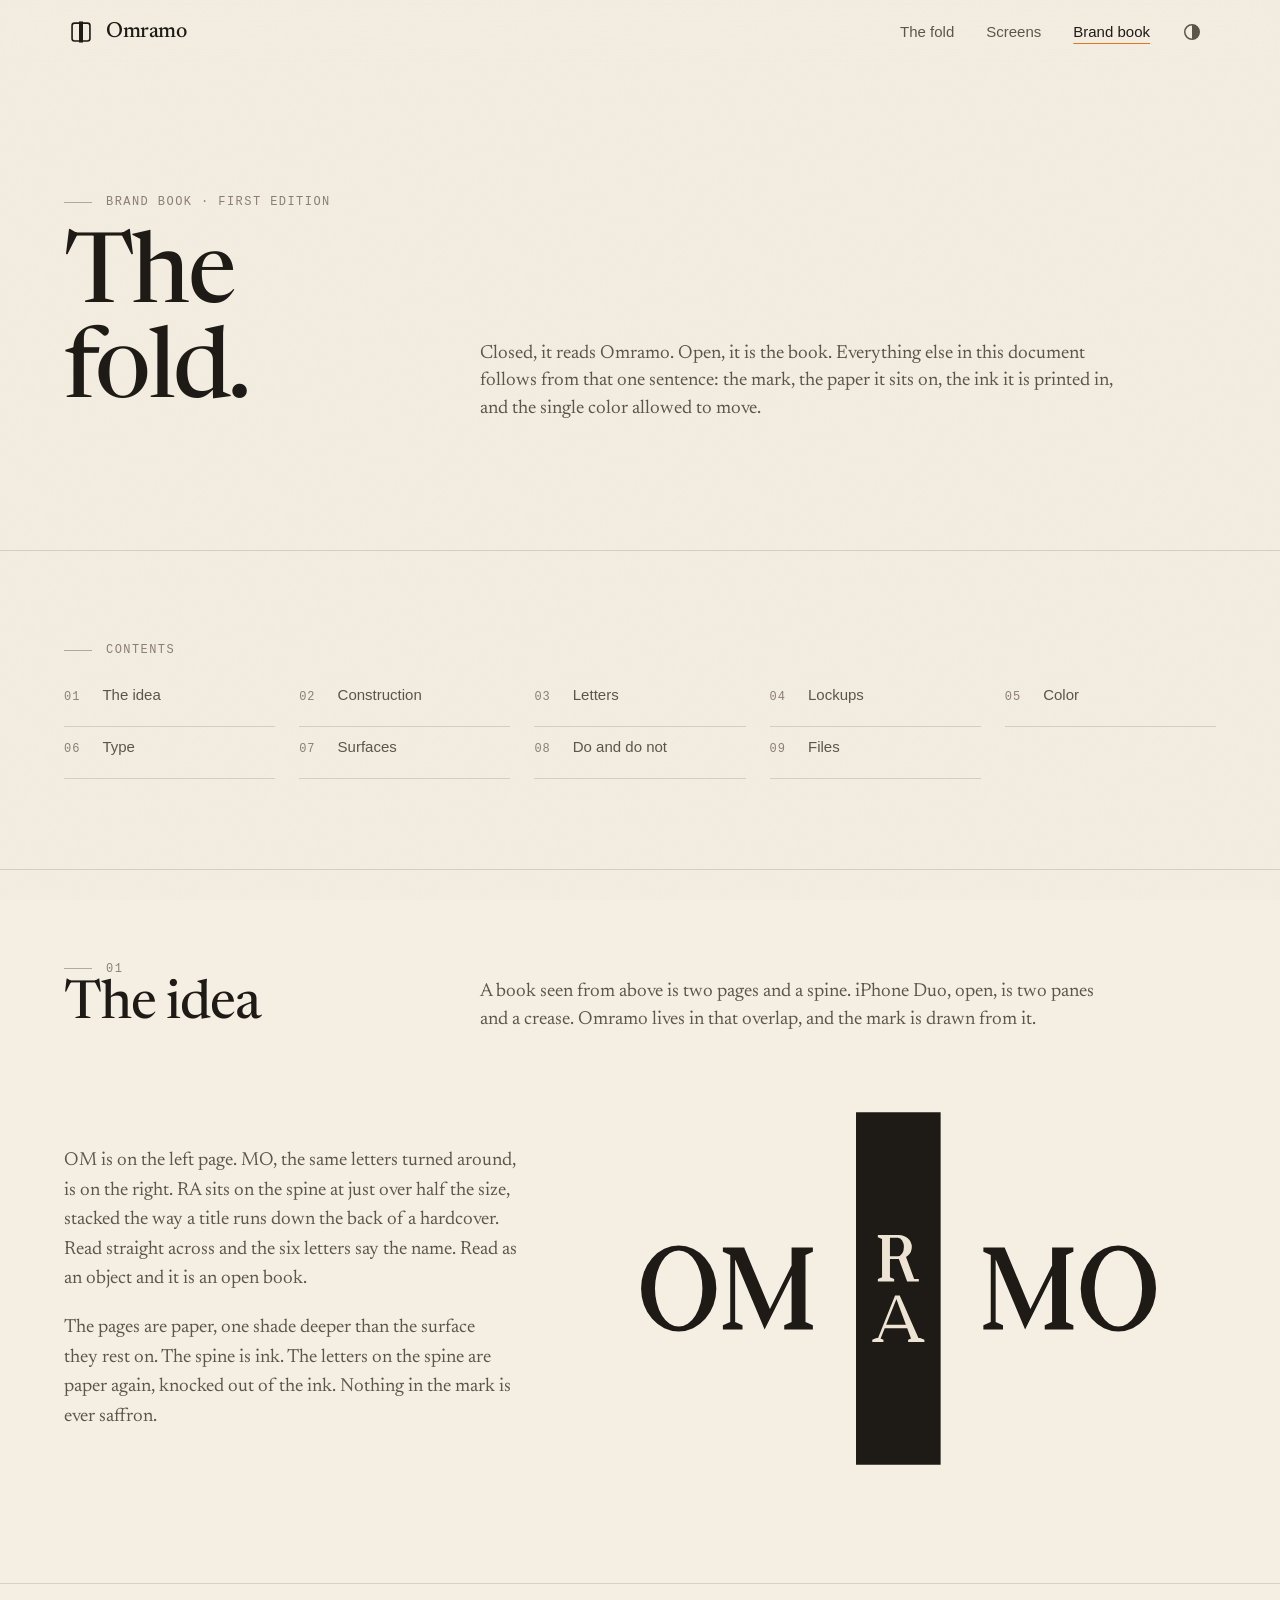
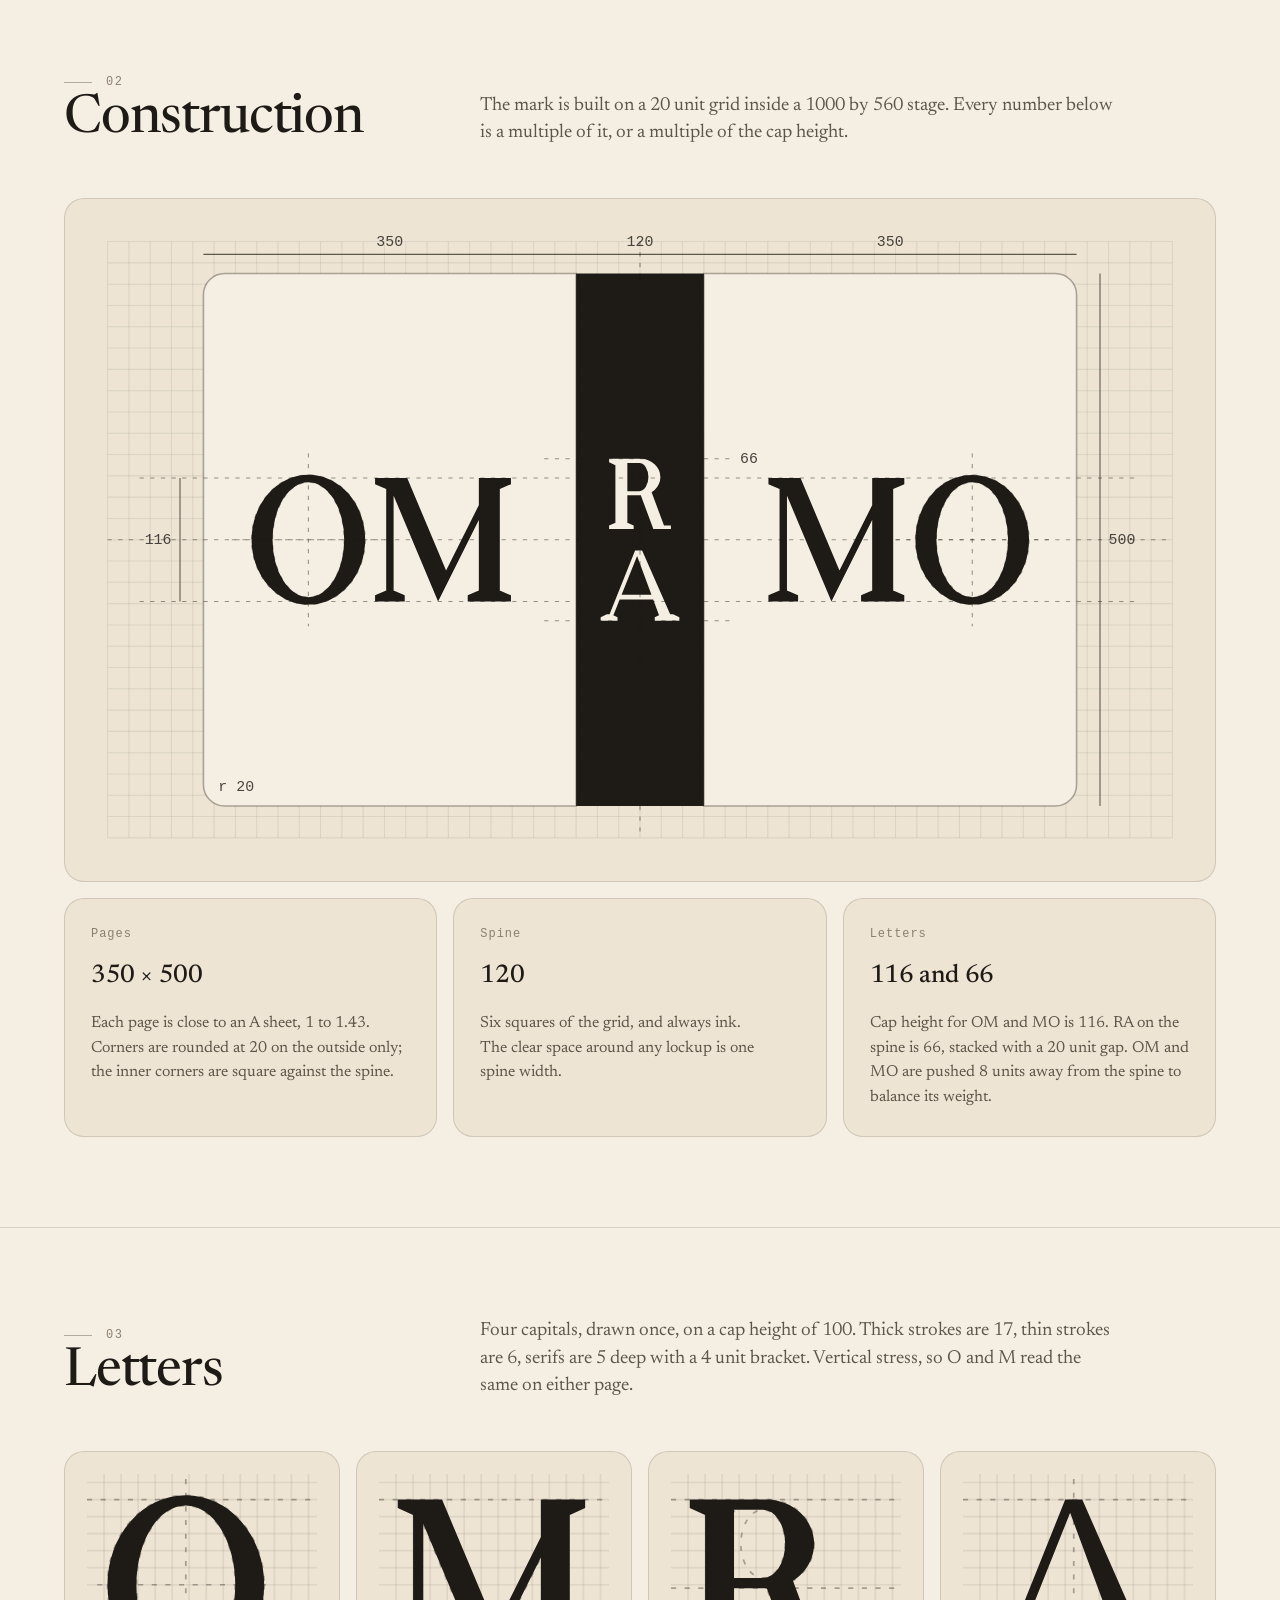
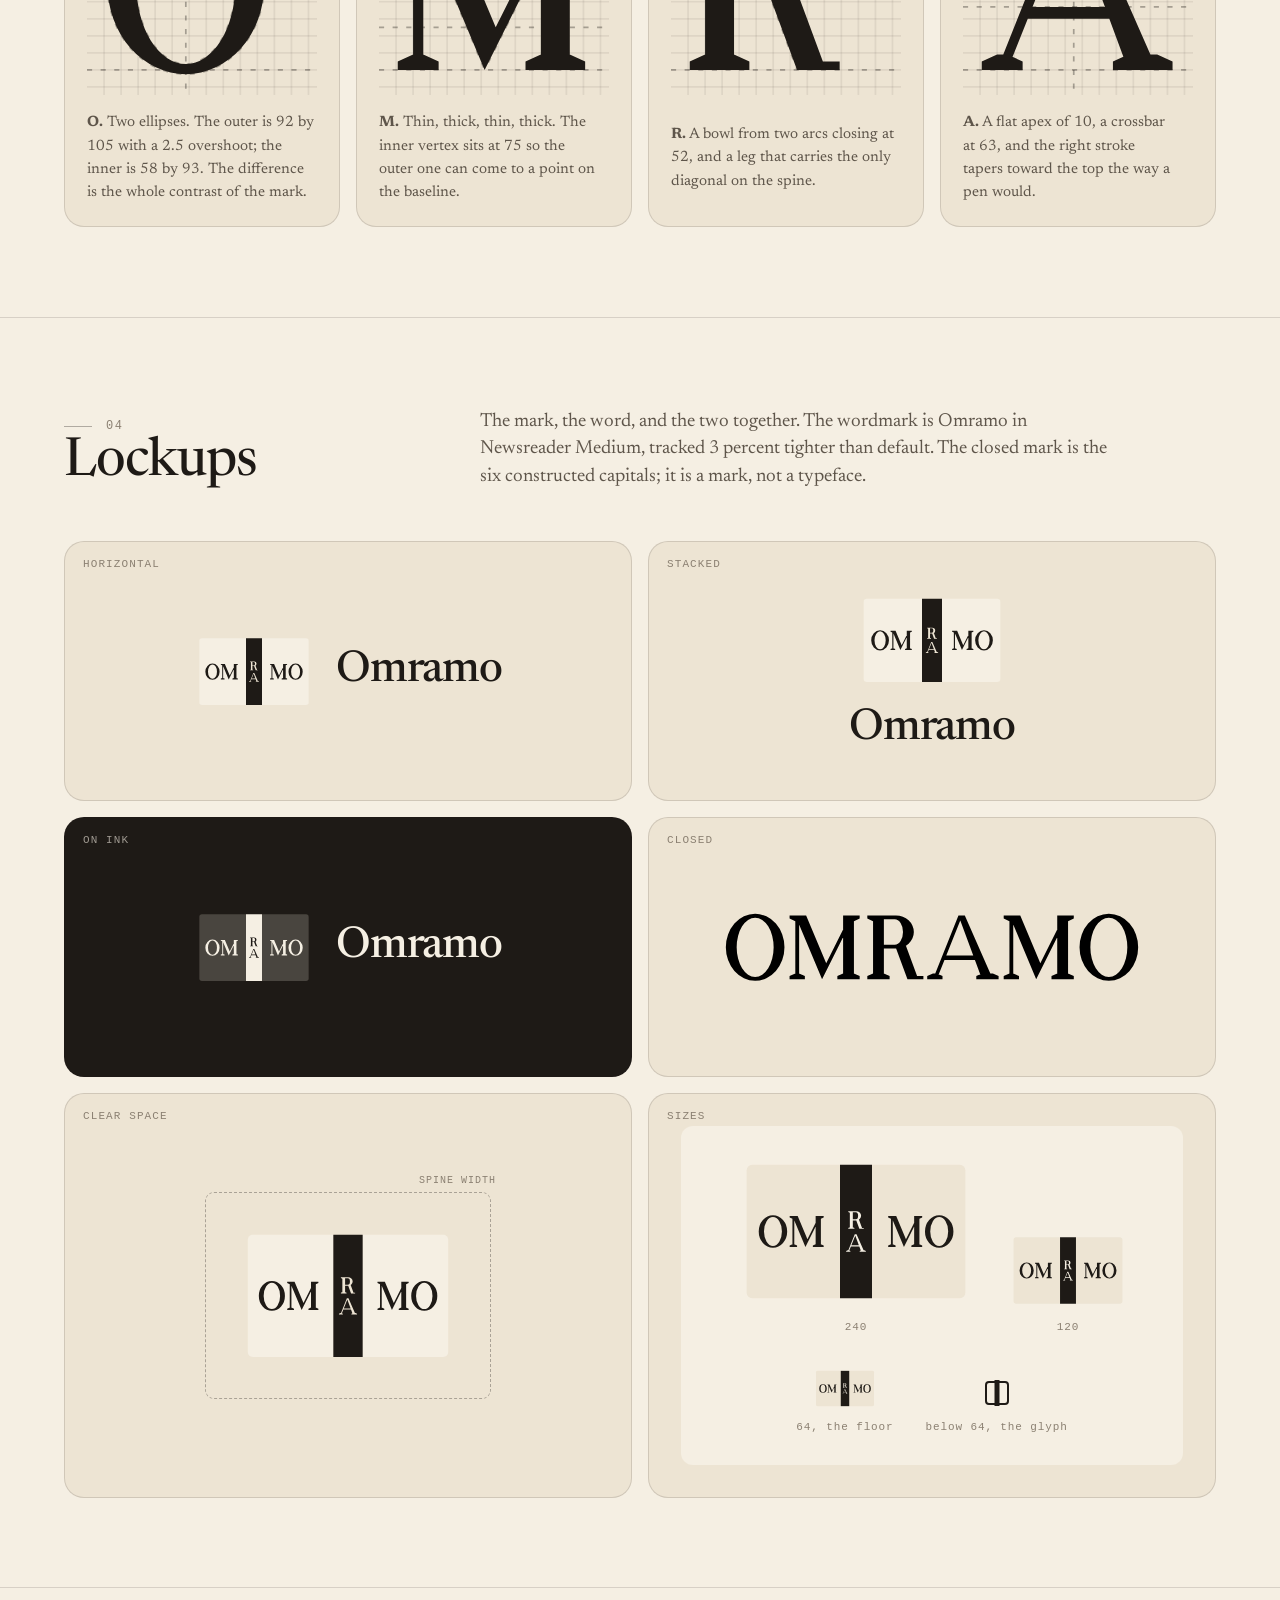
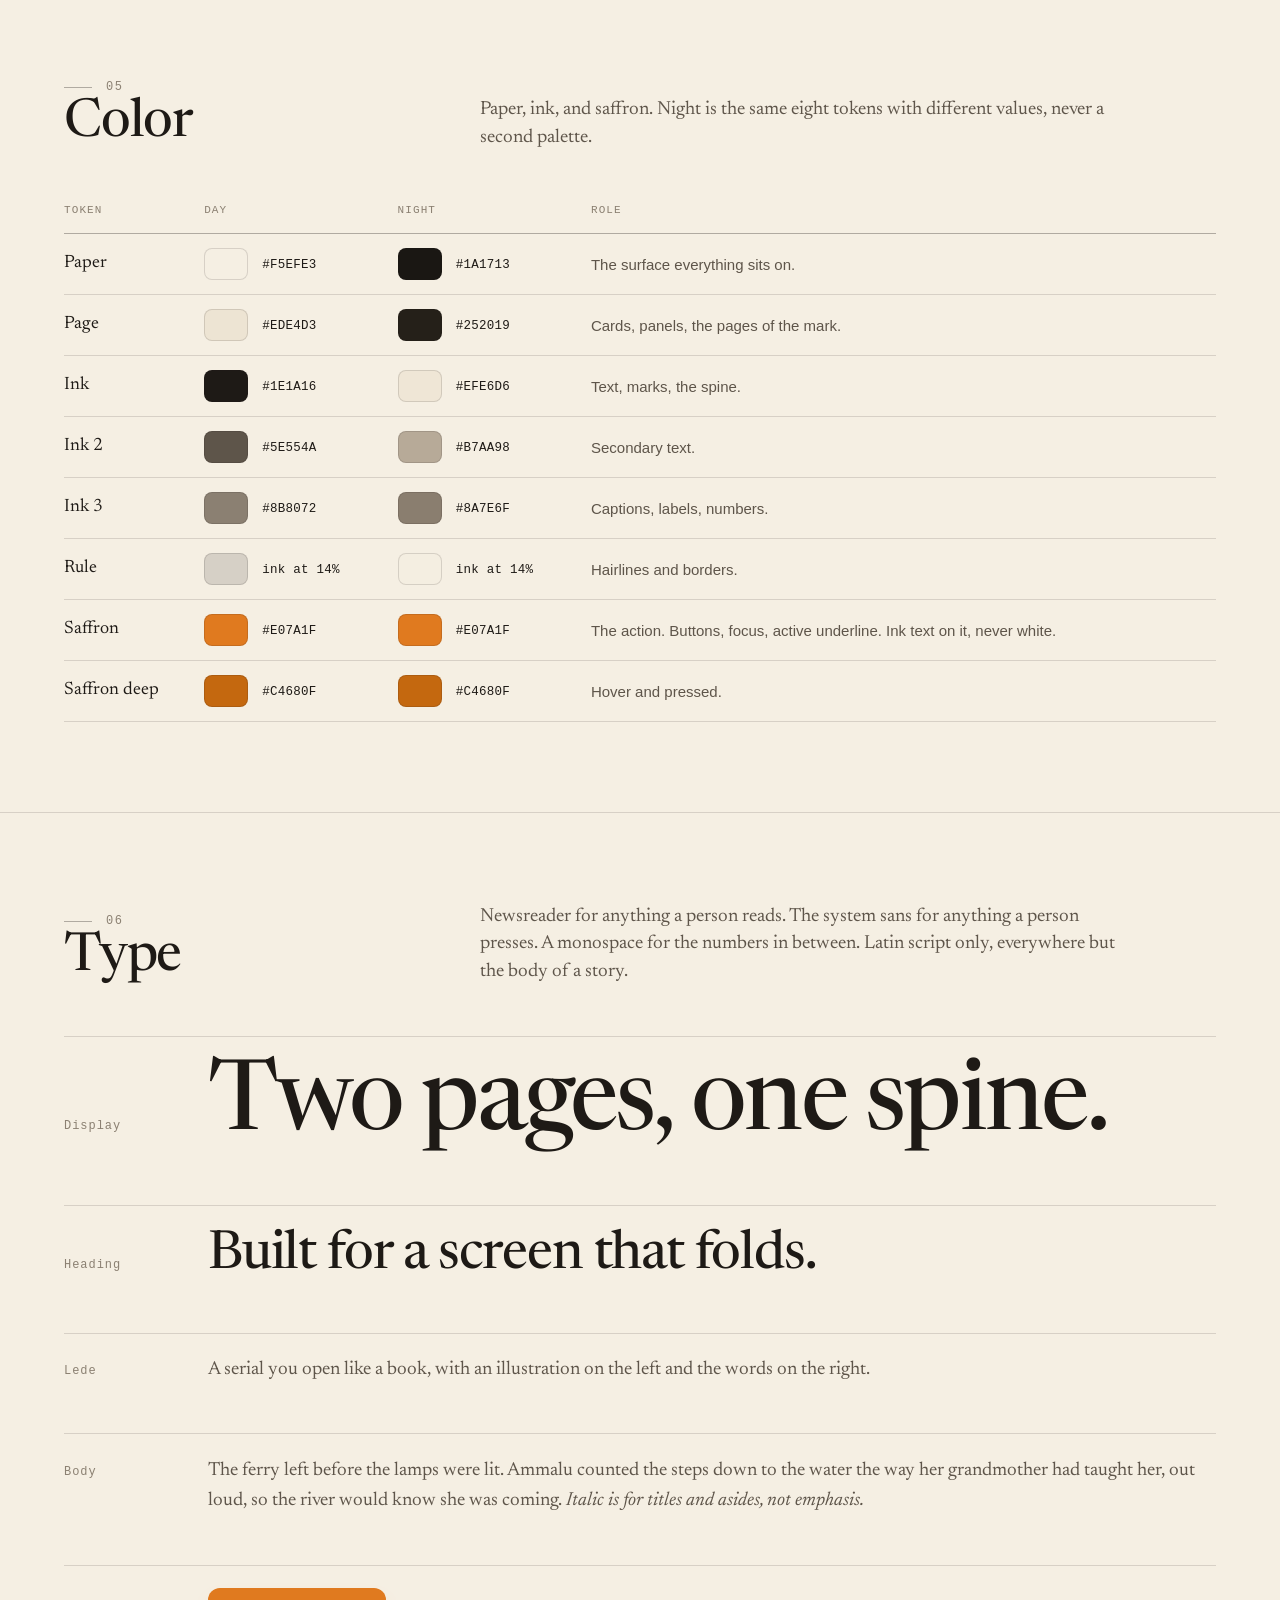
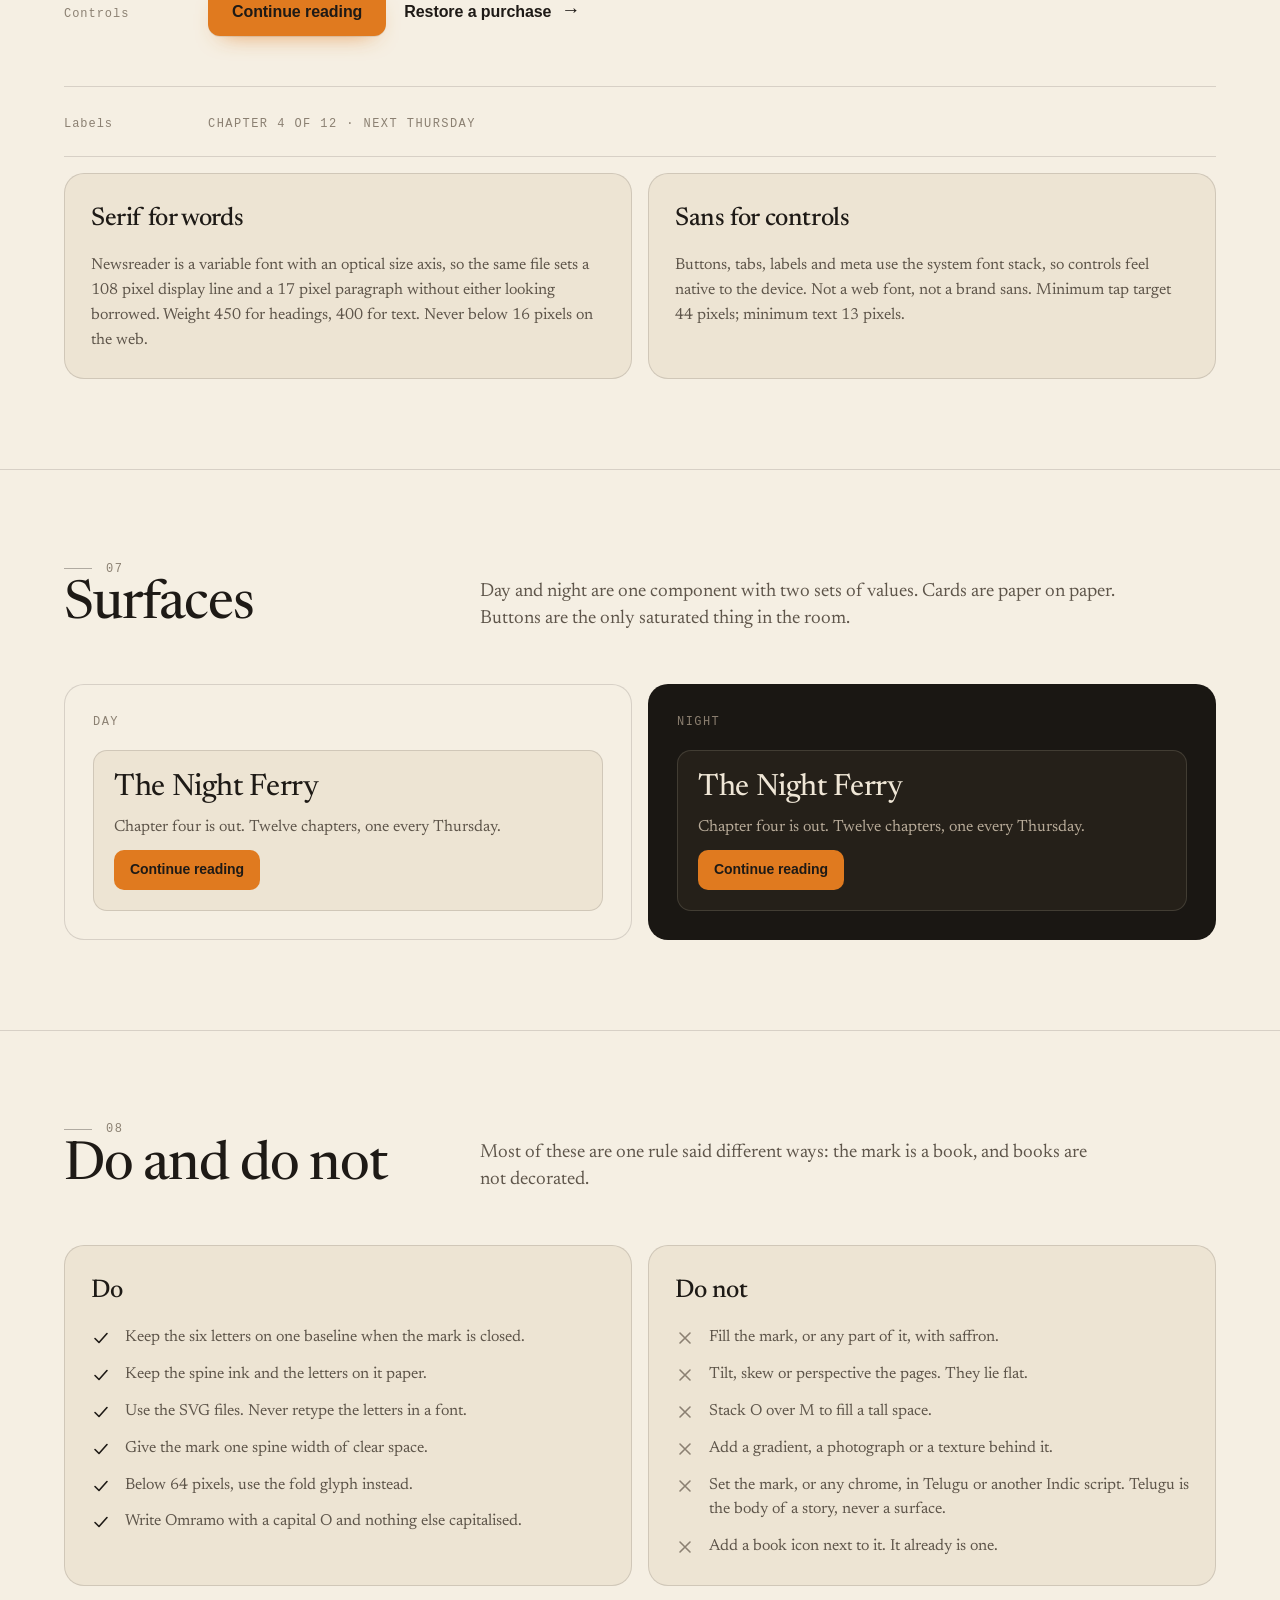
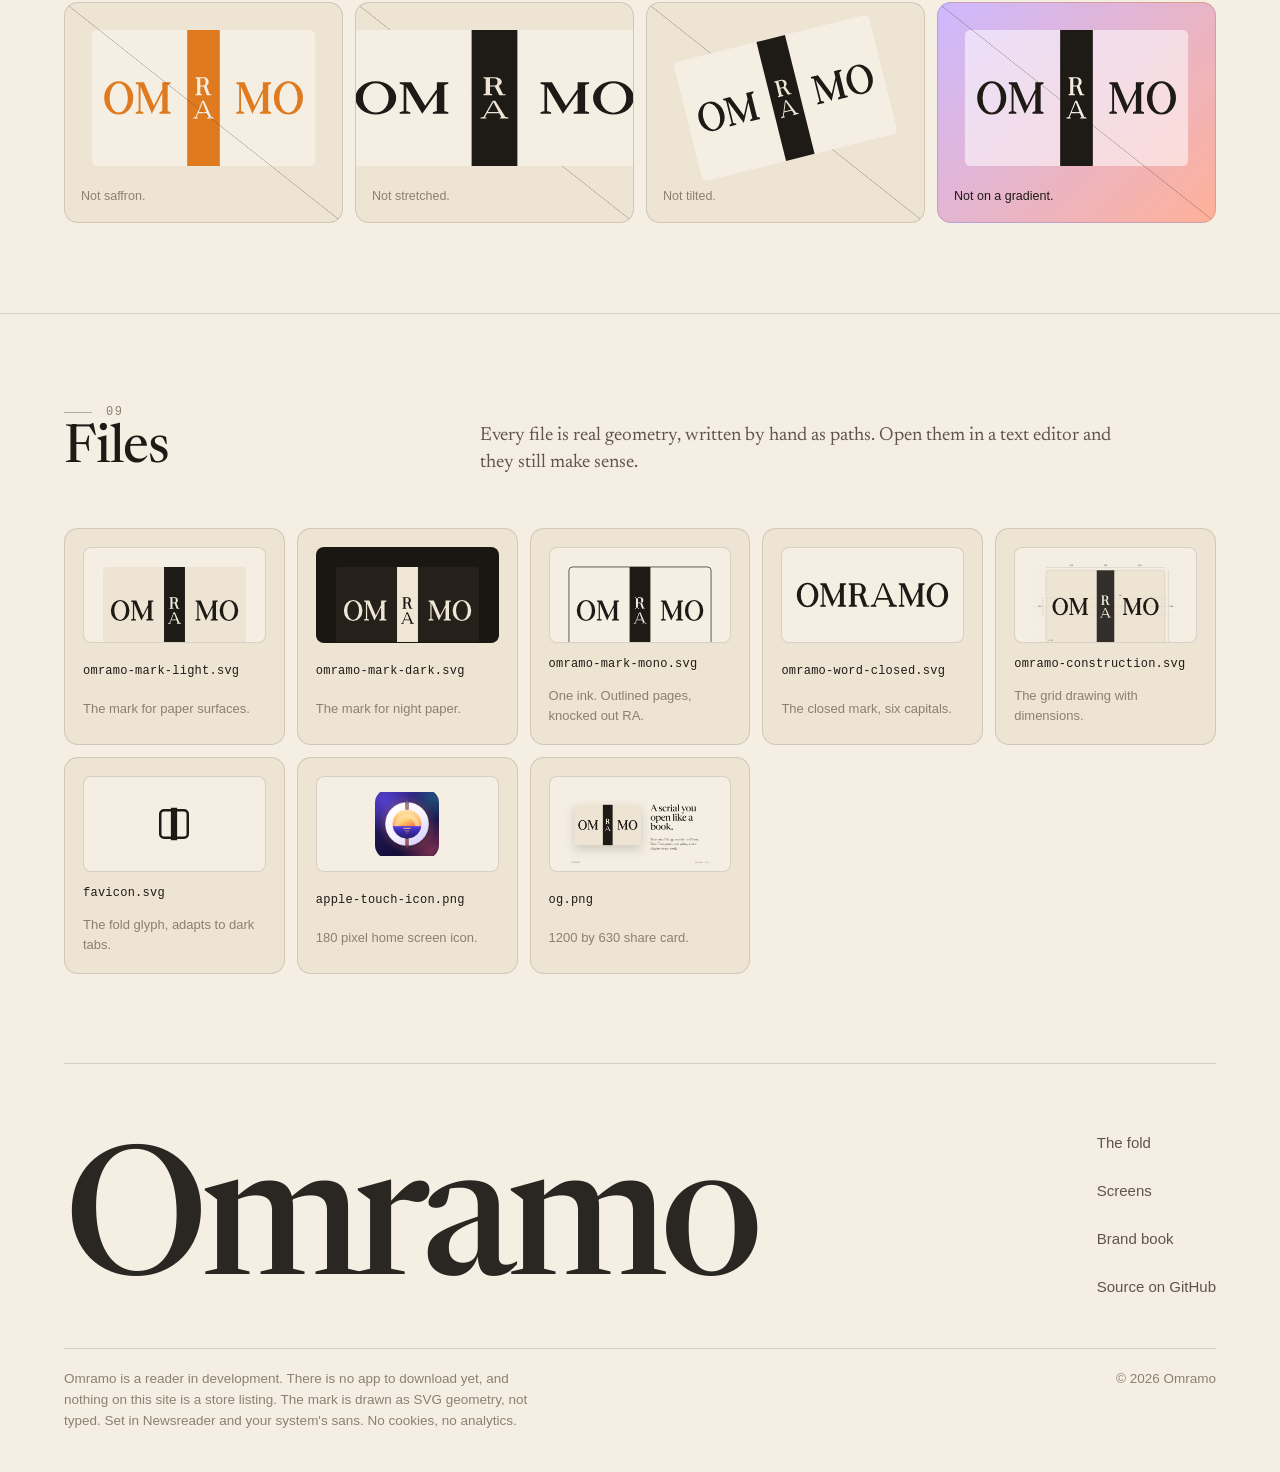
<file: brand.html>
<!DOCTYPE html>
<html lang="en">
<head>
<meta charset="utf-8">
<meta name="viewport" content="width=device-width, initial-scale=1">
<title>The fold. Omramo brand book, first edition</title>
<meta name="description" content="How the Omramo mark is built: a 20 unit grid, four constructed capitals, paper and ink tokens, type, lockups, and the rules that keep it a book.">
<link rel="canonical" href="https://omramo.com/brand.html">
<meta name="theme-color" content="#F5EFE3" media="(prefers-color-scheme: light)">
<meta name="theme-color" content="#1A1713" media="(prefers-color-scheme: dark)">
<meta property="og:type" content="website">
<meta property="og:site_name" content="Omramo">
<meta property="og:title" content="The fold. Omramo brand book.">
<meta property="og:description" content="How the Omramo mark is built: a 20 unit grid, four constructed capitals, paper and ink tokens, type, lockups, and the rules that keep it a book.">
<meta property="og:url" content="https://omramo.com/brand.html">
<meta property="og:image" content="https://omramo.com/og-brand.png">
<meta property="og:image:width" content="1200">
<meta property="og:image:height" content="630">
<meta property="og:image:alt" content="The construction grid of the Omramo fold mark with dimensions.">
<meta name="twitter:card" content="summary_large_image">
<meta name="twitter:title" content="The fold. Omramo brand book.">
<meta name="twitter:description" content="How the Omramo mark is built: a 20 unit grid, four constructed capitals, paper and ink tokens, type, lockups, and the rules that keep it a book.">
<meta name="twitter:image" content="https://omramo.com/og-brand.png">
<meta name="twitter:image:alt" content="The construction grid of the Omramo fold mark with dimensions.">
<link rel="icon" href="favicon.svg" type="image/svg+xml">
<link rel="icon" href="favicon-32.png" sizes="32x32" type="image/png">
<link rel="apple-touch-icon" href="apple-touch-icon.png">
<link rel="preload" href="assets/fonts/newsreader-latin.woff2" as="font" type="font/woff2" crossorigin>
<link rel="stylesheet" href="assets/site.css">
<script>(function(){var d=document.documentElement;d.classList.add('js');try{var t=localStorage.getItem('omramo-theme');if(t==='dark'||t==='light'){d.setAttribute('data-theme',t)}}catch(e){}})();</script>
</head>
<body>
<a class="skip" href="#main">Skip to content</a>
<header class="nav">
  <a class="brand" href="index.html" aria-label="Omramo, home">
    <svg viewBox="0 0 32 32" aria-hidden="true" focusable="false"><path fill="none" stroke="currentColor" stroke-width="2" d="M8 5h16a3 3 0 0 1 3 3v16a3 3 0 0 1-3 3H8a3 3 0 0 1-3-3V8a3 3 0 0 1 3-3Z"/><path fill="currentColor" d="M13.5 3h5v26h-5Z"/></svg>
    <span>Omramo</span>
  </a>
  <nav class="nav-links" aria-label="Site">
    <a href="index.html">The fold</a>
    <a href="app-screens.html">Screens</a>
    <a href="brand.html" aria-current="page">Brand book</a>
    <button class="iconbtn" type="button" data-theme-toggle aria-label="Turn the lamp off">
      <svg class="lamp-off" viewBox="0 0 20 20" aria-hidden="true" focusable="false"><circle cx="10" cy="10" r="7.25" fill="none" stroke="currentColor" stroke-width="1.5"/><path d="M10 2.75a7.25 7.25 0 0 1 0 14.5z" fill="currentColor"/></svg>
      <svg class="lamp-on" viewBox="0 0 20 20" aria-hidden="true" focusable="false"><circle cx="10" cy="10" r="7.25" fill="none" stroke="currentColor" stroke-width="1.5"/><path d="M10 2.75a7.25 7.25 0 0 0 0 14.5z" fill="currentColor"/></svg>
    </button>
  </nav>
</header>
<main id="main">
<section class="section" aria-labelledby="brand-title">
  <div class="wrap">
    <div class="chapter-head" style="margin-bottom:0">
      <div>
        <p class="eyebrow">Brand book &middot; First edition</p>
        <h1 class="display" id="brand-title" style="margin-top:20px">The fold.</h1>
      </div>
      <p class="lede">Closed, it reads Omramo. Open, it is the book. Everything else in this document follows from that one sentence: the mark, the paper it sits on, the ink it is printed in, and the single color allowed to move.</p>
    </div>
  </div>
</section>

<section class="chapter" aria-labelledby="toc-title">
  <div class="wrap">
    <h2 class="eyebrow" id="toc-title" style="margin-bottom:24px">Contents</h2>
    <nav class="toc" aria-label="Chapters">
      <a href="#idea"><span class="num">01</span> The idea</a>
      <a href="#construction"><span class="num">02</span> Construction</a>
      <a href="#letters"><span class="num">03</span> Letters</a>
      <a href="#lockups"><span class="num">04</span> Lockups</a>
      <a href="#color"><span class="num">05</span> Color</a>
      <a href="#type"><span class="num">06</span> Type</a>
      <a href="#surfaces"><span class="num">07</span> Surfaces</a>
      <a href="#rules"><span class="num">08</span> Do and do not</a>
      <a href="#files"><span class="num">09</span> Files</a>
    </nav>
  </div>
</section>

<section class="chapter" id="idea" aria-labelledby="idea-title">
  <div class="wrap">
    <div class="chapter-head" data-reveal>
      <div>
        <p class="eyebrow">01</p>
        <h2 class="h2" id="idea-title">The idea</h2>
      </div>
      <p class="lede">A book seen from above is two pages and a spine. iPhone Duo, open, is two panes and a crease. Omramo lives in that overlap, and the mark is drawn from it.</p>
    </div>
    <div class="split" data-reveal>
      <div class="copy">
        <p class="body">OM is on the left page. MO, the same letters turned around, is on the right. RA sits on the spine at just over half the size, stacked the way a title runs down the back of a hardcover. Read straight across and the six letters say the name. Read as an object and it is an open book.</p>
        <p class="body">The pages are paper, one shade deeper than the surface they rest on. The spine is ink. The letters on the spine are paper again, knocked out of the ink. Nothing in the mark is ever saffron.</p>
      </div>
      <figure class="state" style="margin:0">
        <svg class="mk" viewBox="0 0 900 580" aria-hidden="true" focusable="false"><path class="m-page" d="M60 40 L390 40 L390 540 L60 540 A20 20 0 0 1 40 520 L40 60 A20 20 0 0 1 60 40 Z"/><path class="m-page" d="M510 40 L840 40 A20 20 0 0 1 860 60 L860 520 A20 20 0 0 1 840 540 L510 540 Z"/><path class="m-ink" d="M390 40 L510 40 L510 540 L390 540 Z"/><path class="m-ink" d="M85.2 290 A53.36 60.9 0 1 1 191.92 290 A53.36 60.9 0 1 1 85.2 290 Z M104.92 290 A33.64 53.94 0 1 0 172.2 290 A33.64 53.94 0 1 0 104.92 290 Z M211.64 232 L218.6 232 L218.6 348 L211.64 348 Z M211.64 232 L231.36 232 L267.9 319 L260.36 348 Z M311.4 232 L318.36 232 L260.36 348 L267.9 319 Z M298.64 232 L318.36 232 L318.36 348 L298.64 348 Z M201.2 232 L218.6 232 L218.6 237.8 L218.6 242.44 L211.64 242.44 L201.2 237.8 Z M298.64 232 L328.8 232 L328.8 237.8 L318.36 242.44 L298.64 242.44 L298.64 237.8 Z M201.2 342.2 L211.64 337.56 L218.6 337.56 L229.04 342.2 L229.04 348 L201.2 348 Z M288.2 342.2 L298.64 337.56 L318.36 337.56 L328.8 342.2 L328.8 348 L288.2 348 Z M581.06 232 L588.02 232 L588.02 348 L581.06 348 Z M581.06 232 L600.78 232 L637.32 319 L629.78 348 Z M680.82 232 L687.78 232 L629.78 348 L637.32 319 Z M668.06 232 L687.78 232 L687.78 348 L668.06 348 Z M570.62 232 L588.02 232 L588.02 237.8 L588.02 242.44 L581.06 242.44 L570.62 237.8 Z M668.06 232 L698.22 232 L698.22 237.8 L687.78 242.44 L668.06 242.44 L668.06 237.8 Z M570.62 342.2 L581.06 337.56 L588.02 337.56 L598.46 342.2 L598.46 348 L570.62 348 Z M657.62 342.2 L668.06 337.56 L687.78 337.56 L698.22 342.2 L698.22 348 L657.62 348 Z M708.66 290 A53.36 60.9 0 1 1 815.38 290 A53.36 60.9 0 1 1 708.66 290 Z M728.38 290 A33.64 53.94 0 1 0 795.66 290 A33.64 53.94 0 1 0 728.38 290 Z"/><path class="m-paper" d="M426.9 214 L438.12 214 L438.12 280 L426.9 280 Z M438.12 214 L450.66 214 A18.48 17.16 0 0 1 450.66 248.32 L438.12 248.32 Z M438.12 217.96 L438.12 244.36 L449.34 244.36 A8.58 13.2 0 0 0 449.34 217.96 Z M449.34 244.36 L460.56 244.36 L473.76 280 L462.54 280 Z M472.51 276.7 L479.04 276.7 L479.04 280 L467.82 280 Z M420.96 214 L438.12 214 L438.12 217.3 L438.12 219.94 L426.9 219.94 L420.96 217.3 Z M420.96 276.7 L426.9 274.06 L438.12 274.06 L444.06 276.7 L444.06 280 L420.96 280 Z M445.38 300 L449.34 300 L422.94 366 L418.98 366 Z M445.38 300 L451.98 300 L481.02 366 L469.8 366 Z M429.54 341.58 L463.86 341.58 L463.86 346.2 L429.54 346.2 Z M413.04 362.7 L418.98 360.06 L422.94 360.06 L428.88 362.7 L428.88 366 L413.04 366 Z M463.86 362.7 L469.8 360.06 L481.02 360.06 L486.96 362.7 L486.96 366 L463.86 366 Z"/></svg>
      </figure>
    </div>
  </div>
</section>

<section class="chapter" id="construction" aria-labelledby="construction-title">
  <div class="wrap">
    <div class="chapter-head" data-reveal>
      <div>
        <p class="eyebrow">02</p>
        <h2 class="h2" id="construction-title">Construction</h2>
      </div>
      <p class="lede">The mark is built on a 20 unit grid inside a 1000 by 560 stage. Every number below is a multiple of it, or a multiple of the cap height.</p>
    </div>
    <div data-reveal>
      <svg xmlns="http://www.w3.org/2000/svg" viewBox="-40 -40 1080 640" class="construction" role="img" aria-labelledby="cons-title cons-desc">
  <title id="cons-title">Construction of the Omramo fold mark</title>
  <desc id="cons-desc">A 20 unit grid with two 350 by 500 pages, a 120 unit spine, cap height 116 for OM and MO, 66 for RA.</desc>
  <g class="c-grid">
    <line x1="0" y1="0" x2="0" y2="560"/>
    <line x1="20" y1="0" x2="20" y2="560"/>
    <line x1="40" y1="0" x2="40" y2="560"/>
    <line x1="60" y1="0" x2="60" y2="560"/>
    <line x1="80" y1="0" x2="80" y2="560"/>
    <line x1="100" y1="0" x2="100" y2="560"/>
    <line x1="120" y1="0" x2="120" y2="560"/>
    <line x1="140" y1="0" x2="140" y2="560"/>
    <line x1="160" y1="0" x2="160" y2="560"/>
    <line x1="180" y1="0" x2="180" y2="560"/>
    <line x1="200" y1="0" x2="200" y2="560"/>
    <line x1="220" y1="0" x2="220" y2="560"/>
    <line x1="240" y1="0" x2="240" y2="560"/>
    <line x1="260" y1="0" x2="260" y2="560"/>
    <line x1="280" y1="0" x2="280" y2="560"/>
    <line x1="300" y1="0" x2="300" y2="560"/>
    <line x1="320" y1="0" x2="320" y2="560"/>
    <line x1="340" y1="0" x2="340" y2="560"/>
    <line x1="360" y1="0" x2="360" y2="560"/>
    <line x1="380" y1="0" x2="380" y2="560"/>
    <line x1="400" y1="0" x2="400" y2="560"/>
    <line x1="420" y1="0" x2="420" y2="560"/>
    <line x1="440" y1="0" x2="440" y2="560"/>
    <line x1="460" y1="0" x2="460" y2="560"/>
    <line x1="480" y1="0" x2="480" y2="560"/>
    <line x1="500" y1="0" x2="500" y2="560"/>
    <line x1="520" y1="0" x2="520" y2="560"/>
    <line x1="540" y1="0" x2="540" y2="560"/>
    <line x1="560" y1="0" x2="560" y2="560"/>
    <line x1="580" y1="0" x2="580" y2="560"/>
    <line x1="600" y1="0" x2="600" y2="560"/>
    <line x1="620" y1="0" x2="620" y2="560"/>
    <line x1="640" y1="0" x2="640" y2="560"/>
    <line x1="660" y1="0" x2="660" y2="560"/>
    <line x1="680" y1="0" x2="680" y2="560"/>
    <line x1="700" y1="0" x2="700" y2="560"/>
    <line x1="720" y1="0" x2="720" y2="560"/>
    <line x1="740" y1="0" x2="740" y2="560"/>
    <line x1="760" y1="0" x2="760" y2="560"/>
    <line x1="780" y1="0" x2="780" y2="560"/>
    <line x1="800" y1="0" x2="800" y2="560"/>
    <line x1="820" y1="0" x2="820" y2="560"/>
    <line x1="840" y1="0" x2="840" y2="560"/>
    <line x1="860" y1="0" x2="860" y2="560"/>
    <line x1="880" y1="0" x2="880" y2="560"/>
    <line x1="900" y1="0" x2="900" y2="560"/>
    <line x1="920" y1="0" x2="920" y2="560"/>
    <line x1="940" y1="0" x2="940" y2="560"/>
    <line x1="960" y1="0" x2="960" y2="560"/>
    <line x1="980" y1="0" x2="980" y2="560"/>
    <line x1="1000" y1="0" x2="1000" y2="560"/>
    <line x1="0" y1="0" x2="1000" y2="0"/>
    <line x1="0" y1="20" x2="1000" y2="20"/>
    <line x1="0" y1="40" x2="1000" y2="40"/>
    <line x1="0" y1="60" x2="1000" y2="60"/>
    <line x1="0" y1="80" x2="1000" y2="80"/>
    <line x1="0" y1="100" x2="1000" y2="100"/>
    <line x1="0" y1="120" x2="1000" y2="120"/>
    <line x1="0" y1="140" x2="1000" y2="140"/>
    <line x1="0" y1="160" x2="1000" y2="160"/>
    <line x1="0" y1="180" x2="1000" y2="180"/>
    <line x1="0" y1="200" x2="1000" y2="200"/>
    <line x1="0" y1="220" x2="1000" y2="220"/>
    <line x1="0" y1="240" x2="1000" y2="240"/>
    <line x1="0" y1="260" x2="1000" y2="260"/>
    <line x1="0" y1="280" x2="1000" y2="280"/>
    <line x1="0" y1="300" x2="1000" y2="300"/>
    <line x1="0" y1="320" x2="1000" y2="320"/>
    <line x1="0" y1="340" x2="1000" y2="340"/>
    <line x1="0" y1="360" x2="1000" y2="360"/>
    <line x1="0" y1="380" x2="1000" y2="380"/>
    <line x1="0" y1="400" x2="1000" y2="400"/>
    <line x1="0" y1="420" x2="1000" y2="420"/>
    <line x1="0" y1="440" x2="1000" y2="440"/>
    <line x1="0" y1="460" x2="1000" y2="460"/>
    <line x1="0" y1="480" x2="1000" y2="480"/>
    <line x1="0" y1="500" x2="1000" y2="500"/>
    <line x1="0" y1="520" x2="1000" y2="520"/>
    <line x1="0" y1="540" x2="1000" y2="540"/>
    <line x1="0" y1="560" x2="1000" y2="560"/>
  </g>
  <g class="c-shape">
    <path d="M110 30 L440 30 L440 530 L110 530 A20 20 0 0 1 90 510 L90 50 A20 20 0 0 1 110 30 Z"/>
    <path d="M560 30 L890 30 A20 20 0 0 1 910 50 L910 510 A20 20 0 0 1 890 530 L560 530 Z"/>
    <path d="M440 30 L560 30 L560 530 L440 530 Z"/>
  </g>
  <g class="c-ink">
    <path d="M135.2 280 A53.36 60.9 0 1 1 241.92 280 A53.36 60.9 0 1 1 135.2 280 Z M154.92 280 A33.64 53.94 0 1 0 222.2 280 A33.64 53.94 0 1 0 154.92 280 Z M261.64 222 L268.6 222 L268.6 338 L261.64 338 Z M261.64 222 L281.36 222 L317.9 309 L310.36 338 Z M361.4 222 L368.36 222 L310.36 338 L317.9 309 Z M348.64 222 L368.36 222 L368.36 338 L348.64 338 Z M251.2 222 L268.6 222 L268.6 227.8 L268.6 232.44 L261.64 232.44 L251.2 227.8 Z M348.64 222 L378.8 222 L378.8 227.8 L368.36 232.44 L348.64 232.44 L348.64 227.8 Z M251.2 332.2 L261.64 327.56 L268.6 327.56 L279.04 332.2 L279.04 338 L251.2 338 Z M338.2 332.2 L348.64 327.56 L368.36 327.56 L378.8 332.2 L378.8 338 L338.2 338 Z M631.06 222 L638.02 222 L638.02 338 L631.06 338 Z M631.06 222 L650.78 222 L687.32 309 L679.78 338 Z M730.82 222 L737.78 222 L679.78 338 L687.32 309 Z M718.06 222 L737.78 222 L737.78 338 L718.06 338 Z M620.62 222 L638.02 222 L638.02 227.8 L638.02 232.44 L631.06 232.44 L620.62 227.8 Z M718.06 222 L748.22 222 L748.22 227.8 L737.78 232.44 L718.06 232.44 L718.06 227.8 Z M620.62 332.2 L631.06 327.56 L638.02 327.56 L648.46 332.2 L648.46 338 L620.62 338 Z M707.62 332.2 L718.06 327.56 L737.78 327.56 L748.22 332.2 L748.22 338 L707.62 338 Z M758.66 280 A53.36 60.9 0 1 1 865.38 280 A53.36 60.9 0 1 1 758.66 280 Z M778.38 280 A33.64 53.94 0 1 0 845.66 280 A33.64 53.94 0 1 0 778.38 280 Z"/>
  </g>
  <g class="c-paper">
    <path d="M476.9 204 L488.12 204 L488.12 270 L476.9 270 Z M488.12 204 L500.66 204 A18.48 17.16 0 0 1 500.66 238.32 L488.12 238.32 Z M488.12 207.96 L488.12 234.36 L499.34 234.36 A8.58 13.2 0 0 0 499.34 207.96 Z M499.34 234.36 L510.56 234.36 L523.76 270 L512.54 270 Z M522.51 266.7 L529.04 266.7 L529.04 270 L517.82 270 Z M470.96 204 L488.12 204 L488.12 207.3 L488.12 209.94 L476.9 209.94 L470.96 207.3 Z M470.96 266.7 L476.9 264.06 L488.12 264.06 L494.06 266.7 L494.06 270 L470.96 270 Z M495.38 290 L499.34 290 L472.94 356 L468.98 356 Z M495.38 290 L501.98 290 L531.02 356 L519.8 356 Z M479.54 331.58 L513.86 331.58 L513.86 336.2 L479.54 336.2 Z M463.04 352.7 L468.98 350.06 L472.94 350.06 L478.88 352.7 L478.88 356 L463.04 356 Z M513.86 352.7 L519.8 350.06 L531.02 350.06 L536.96 352.7 L536.96 356 L513.86 356 Z"/>
  </g>
  <g class="c-guide">
    <line x1="30" y1="222" x2="970" y2="222"/>
    <line x1="30" y1="338" x2="970" y2="338"/>
    <line x1="410" y1="204" x2="590" y2="204"/>
    <line x1="410" y1="356" x2="590" y2="356"/>
    <line x1="500" y1="0" x2="500" y2="560"/>
    <line x1="0" y1="280" x2="1000" y2="280"/>
    <ellipse cx="188.56" cy="280" rx="53.36" ry="60.9"/><ellipse cx="188.56" cy="280" rx="33.64" ry="53.94"/><line x1="188.56" y1="198.8" x2="188.56" y2="361.2"/><line x1="116.64" y1="280" x2="260.48" y2="280"/>
    <ellipse cx="812.02" cy="280" rx="53.36" ry="60.9"/><ellipse cx="812.02" cy="280" rx="33.64" ry="53.94"/><line x1="812.02" y1="198.8" x2="812.02" y2="361.2"/><line x1="740.1" y1="280" x2="883.94" y2="280"/>
  </g>
  <g class="c-dim">
    <line x1="90" y1="12" x2="440" y2="12"/>
    <line x1="440" y1="12" x2="560" y2="12"/>
    <line x1="560" y1="12" x2="910" y2="12"/>
    <line x1="932" y1="30" x2="932" y2="530"/>
    <line x1="68" y1="222" x2="68" y2="338"/>
  </g>
  <g class="c-label">
    <text x="265" y="4" text-anchor="middle">350</text>
    <text x="500" y="4" text-anchor="middle">120</text>
    <text x="735" y="4" text-anchor="middle">350</text>
    <text x="940" y="284">500</text>
    <text x="60" y="284" text-anchor="end">116</text>
    <text x="594" y="208">66</text>
    <text x="104" y="516">r 20</text>
  </g>
</svg>
    </div>
    <div class="bento" style="margin-top:16px" data-reveal>
      <div class="tile span-2"><p class="num">Pages</p><h3>350 &times; 500</h3><p class="body">Each page is close to an A sheet, 1 to 1.43. Corners are rounded at 20 on the outside only; the inner corners are square against the spine.</p></div>
      <div class="tile span-2"><p class="num">Spine</p><h3>120</h3><p class="body">Six squares of the grid, and always ink. The clear space around any lockup is one spine width.</p></div>
      <div class="tile span-2"><p class="num">Letters</p><h3>116 and 66</h3><p class="body">Cap height for OM and MO is 116. RA on the spine is 66, stacked with a 20 unit gap. OM and MO are pushed 8 units away from the spine to balance its weight.</p></div>
    </div>
  </div>
</section>

<section class="chapter" id="letters" aria-labelledby="letters-title">
  <div class="wrap">
    <div class="chapter-head" data-reveal>
      <div>
        <p class="eyebrow">03</p>
        <h2 class="h2" id="letters-title">Letters</h2>
      </div>
      <p class="lede">Four capitals, drawn once, on a cap height of 100. Thick strokes are 17, thin strokes are 6, serifs are 5 deep with a 4 unit bracket. Vertical stress, so O and M read the same on either page.</p>
    </div>
    <div class="glyphs">
      <div class="glyph-card" data-reveal><svg viewBox="-10 -15 135 130" aria-hidden="true" focusable="false"><g class="g-grid"><line x1="0" y1="-15" x2="0" y2="115"/><line x1="10" y1="-15" x2="10" y2="115"/><line x1="20" y1="-15" x2="20" y2="115"/><line x1="30" y1="-15" x2="30" y2="115"/><line x1="40" y1="-15" x2="40" y2="115"/><line x1="50" y1="-15" x2="50" y2="115"/><line x1="60" y1="-15" x2="60" y2="115"/><line x1="70" y1="-15" x2="70" y2="115"/><line x1="80" y1="-15" x2="80" y2="115"/><line x1="90" y1="-15" x2="90" y2="115"/><line x1="100" y1="-15" x2="100" y2="115"/><line x1="110" y1="-15" x2="110" y2="115"/><line x1="120" y1="-15" x2="120" y2="115"/><line x1="-10" y1="-10" x2="125" y2="-10"/><line x1="-10" y1="0" x2="125" y2="0"/><line x1="-10" y1="10" x2="125" y2="10"/><line x1="-10" y1="20" x2="125" y2="20"/><line x1="-10" y1="30" x2="125" y2="30"/><line x1="-10" y1="40" x2="125" y2="40"/><line x1="-10" y1="50" x2="125" y2="50"/><line x1="-10" y1="60" x2="125" y2="60"/><line x1="-10" y1="70" x2="125" y2="70"/><line x1="-10" y1="80" x2="125" y2="80"/><line x1="-10" y1="90" x2="125" y2="90"/><line x1="-10" y1="100" x2="125" y2="100"/><line x1="-10" y1="110" x2="125" y2="110"/></g><g class="g-line"><line x1="-10" y1="0" x2="125" y2="0"/><line x1="-10" y1="100" x2="125" y2="100"/><ellipse cx="48" cy="50" rx="46" ry="52.5"/><ellipse cx="48" cy="50" rx="29" ry="46.5"/><line x1="48" y1="-12" x2="48" y2="112"/><line x1="-4" y1="50" x2="100" y2="50"/></g><path class="g-fill" d="M2 50 A46 52.5 0 1 1 94 50 A46 52.5 0 1 1 2 50 Z M19 50 A29 46.5 0 1 0 77 50 A29 46.5 0 1 0 19 50 Z"/></svg><p><strong>O.</strong> Two ellipses. The outer is 92 by 105 with a 2.5 overshoot; the inner is 58 by 93. The difference is the whole contrast of the mark.</p></div>
      <div class="glyph-card" data-reveal data-delay="1"><svg viewBox="-10 -15 135 130" aria-hidden="true" focusable="false"><g class="g-grid"><line x1="0" y1="-15" x2="0" y2="115"/><line x1="10" y1="-15" x2="10" y2="115"/><line x1="20" y1="-15" x2="20" y2="115"/><line x1="30" y1="-15" x2="30" y2="115"/><line x1="40" y1="-15" x2="40" y2="115"/><line x1="50" y1="-15" x2="50" y2="115"/><line x1="60" y1="-15" x2="60" y2="115"/><line x1="70" y1="-15" x2="70" y2="115"/><line x1="80" y1="-15" x2="80" y2="115"/><line x1="90" y1="-15" x2="90" y2="115"/><line x1="100" y1="-15" x2="100" y2="115"/><line x1="110" y1="-15" x2="110" y2="115"/><line x1="120" y1="-15" x2="120" y2="115"/><line x1="-10" y1="-10" x2="125" y2="-10"/><line x1="-10" y1="0" x2="125" y2="0"/><line x1="-10" y1="10" x2="125" y2="10"/><line x1="-10" y1="20" x2="125" y2="20"/><line x1="-10" y1="30" x2="125" y2="30"/><line x1="-10" y1="40" x2="125" y2="40"/><line x1="-10" y1="50" x2="125" y2="50"/><line x1="-10" y1="60" x2="125" y2="60"/><line x1="-10" y1="70" x2="125" y2="70"/><line x1="-10" y1="80" x2="125" y2="80"/><line x1="-10" y1="90" x2="125" y2="90"/><line x1="-10" y1="100" x2="125" y2="100"/><line x1="-10" y1="110" x2="125" y2="110"/></g><g class="g-line"><line x1="-10" y1="0" x2="125" y2="0"/><line x1="-10" y1="100" x2="125" y2="100"/><line x1="10" y1="0" x2="52" y2="100"/><line x1="102" y1="0" x2="52" y2="100"/><line x1="-10" y1="75" x2="125" y2="75"/></g><path class="g-fill" d="M10 0 L16 0 L16 100 L10 100 Z M10 0 L27 0 L58.5 75 L52 100 Z M96 0 L102 0 L52 100 L58.5 75 Z M85 0 L102 0 L102 100 L85 100 Z M1 0 L16 0 L16 5 L16 9 L10 9 L1 5 Z M85 0 L111 0 L111 5 L102 9 L85 9 L85 5 Z M1 95 L10 91 L16 91 L25 95 L25 100 L1 100 Z M76 95 L85 91 L102 91 L111 95 L111 100 L76 100 Z"/></svg><p><strong>M.</strong> Thin, thick, thin, thick. The inner vertex sits at 75 so the outer one can come to a point on the baseline.</p></div>
      <div class="glyph-card" data-reveal data-delay="2"><svg viewBox="-10 -15 135 130" aria-hidden="true" focusable="false"><g class="g-grid"><line x1="0" y1="-15" x2="0" y2="115"/><line x1="10" y1="-15" x2="10" y2="115"/><line x1="20" y1="-15" x2="20" y2="115"/><line x1="30" y1="-15" x2="30" y2="115"/><line x1="40" y1="-15" x2="40" y2="115"/><line x1="50" y1="-15" x2="50" y2="115"/><line x1="60" y1="-15" x2="60" y2="115"/><line x1="70" y1="-15" x2="70" y2="115"/><line x1="80" y1="-15" x2="80" y2="115"/><line x1="90" y1="-15" x2="90" y2="115"/><line x1="100" y1="-15" x2="100" y2="115"/><line x1="110" y1="-15" x2="110" y2="115"/><line x1="120" y1="-15" x2="120" y2="115"/><line x1="-10" y1="-10" x2="125" y2="-10"/><line x1="-10" y1="0" x2="125" y2="0"/><line x1="-10" y1="10" x2="125" y2="10"/><line x1="-10" y1="20" x2="125" y2="20"/><line x1="-10" y1="30" x2="125" y2="30"/><line x1="-10" y1="40" x2="125" y2="40"/><line x1="-10" y1="50" x2="125" y2="50"/><line x1="-10" y1="60" x2="125" y2="60"/><line x1="-10" y1="70" x2="125" y2="70"/><line x1="-10" y1="80" x2="125" y2="80"/><line x1="-10" y1="90" x2="125" y2="90"/><line x1="-10" y1="100" x2="125" y2="100"/><line x1="-10" y1="110" x2="125" y2="110"/></g><g class="g-line"><line x1="-10" y1="0" x2="125" y2="0"/><line x1="-10" y1="100" x2="125" y2="100"/><ellipse cx="46" cy="26" rx="28" ry="26"/><ellipse cx="44" cy="26" rx="13" ry="20"/><line x1="-10" y1="52" x2="125" y2="52"/><line x1="44" y1="46" x2="64" y2="100"/></g><path class="g-fill" d="M10 0 L27 0 L27 100 L10 100 Z M27 0 L46 0 A28 26 0 0 1 46 52 L27 52 Z M27 6 L27 46 L44 46 A13 20 0 0 0 44 6 Z M44 46 L61 46 L81 100 L64 100 Z M79.1 95 L89 95 L89 100 L72 100 Z M1 0 L27 0 L27 5 L27 9 L10 9 L1 5 Z M1 95 L10 91 L27 91 L36 95 L36 100 L1 100 Z"/></svg><p><strong>R.</strong> A bowl from two arcs closing at 52, and a leg that carries the only diagonal on the spine.</p></div>
      <div class="glyph-card" data-reveal data-delay="3"><svg viewBox="-10 -15 135 130" aria-hidden="true" focusable="false"><g class="g-grid"><line x1="0" y1="-15" x2="0" y2="115"/><line x1="10" y1="-15" x2="10" y2="115"/><line x1="20" y1="-15" x2="20" y2="115"/><line x1="30" y1="-15" x2="30" y2="115"/><line x1="40" y1="-15" x2="40" y2="115"/><line x1="50" y1="-15" x2="50" y2="115"/><line x1="60" y1="-15" x2="60" y2="115"/><line x1="70" y1="-15" x2="70" y2="115"/><line x1="80" y1="-15" x2="80" y2="115"/><line x1="90" y1="-15" x2="90" y2="115"/><line x1="100" y1="-15" x2="100" y2="115"/><line x1="110" y1="-15" x2="110" y2="115"/><line x1="120" y1="-15" x2="120" y2="115"/><line x1="-10" y1="-10" x2="125" y2="-10"/><line x1="-10" y1="0" x2="125" y2="0"/><line x1="-10" y1="10" x2="125" y2="10"/><line x1="-10" y1="20" x2="125" y2="20"/><line x1="-10" y1="30" x2="125" y2="30"/><line x1="-10" y1="40" x2="125" y2="40"/><line x1="-10" y1="50" x2="125" y2="50"/><line x1="-10" y1="60" x2="125" y2="60"/><line x1="-10" y1="70" x2="125" y2="70"/><line x1="-10" y1="80" x2="125" y2="80"/><line x1="-10" y1="90" x2="125" y2="90"/><line x1="-10" y1="100" x2="125" y2="100"/><line x1="-10" y1="110" x2="125" y2="110"/></g><g class="g-line"><line x1="-10" y1="0" x2="125" y2="0"/><line x1="-10" y1="100" x2="125" y2="100"/><line x1="-10" y1="63" x2="125" y2="63"/><line x1="55" y1="-12" x2="55" y2="112"/><line x1="53" y1="0" x2="13" y2="100"/><line x1="53" y1="0" x2="95" y2="100"/></g><path class="g-fill" d="M50 0 L56 0 L16 100 L10 100 Z M50 0 L60 0 L104 100 L87 100 Z M26 63 L78 63 L78 70 L26 70 Z M1 95 L10 91 L16 91 L25 95 L25 100 L1 100 Z M78 95 L87 91 L104 91 L113 95 L113 100 L78 100 Z"/></svg><p><strong>A.</strong> A flat apex of 10, a crossbar at 63, and the right stroke tapers toward the top the way a pen would.</p></div>
    </div>
  </div>
</section>

<section class="chapter" id="lockups" aria-labelledby="lockups-title">
  <div class="wrap">
    <div class="chapter-head" data-reveal>
      <div>
        <p class="eyebrow">04</p>
        <h2 class="h2" id="lockups-title">Lockups</h2>
      </div>
      <p class="lede">The mark, the word, and the two together. The wordmark is Omramo in Newsreader Medium, tracked 3 percent tighter than default. The closed mark is the six constructed capitals; it is a mark, not a typeface.</p>
    </div>
    <div class="lockups">
      <div class="lockup" data-reveal><span class="label">Horizontal</span><div class="lockup-h"><svg class="mk" viewBox="0 0 900 580" aria-hidden="true" focusable="false"><path class="m-page" d="M60 40 L390 40 L390 540 L60 540 A20 20 0 0 1 40 520 L40 60 A20 20 0 0 1 60 40 Z"/><path class="m-page" d="M510 40 L840 40 A20 20 0 0 1 860 60 L860 520 A20 20 0 0 1 840 540 L510 540 Z"/><path class="m-ink" d="M390 40 L510 40 L510 540 L390 540 Z"/><path class="m-ink" d="M85.2 290 A53.36 60.9 0 1 1 191.92 290 A53.36 60.9 0 1 1 85.2 290 Z M104.92 290 A33.64 53.94 0 1 0 172.2 290 A33.64 53.94 0 1 0 104.92 290 Z M211.64 232 L218.6 232 L218.6 348 L211.64 348 Z M211.64 232 L231.36 232 L267.9 319 L260.36 348 Z M311.4 232 L318.36 232 L260.36 348 L267.9 319 Z M298.64 232 L318.36 232 L318.36 348 L298.64 348 Z M201.2 232 L218.6 232 L218.6 237.8 L218.6 242.44 L211.64 242.44 L201.2 237.8 Z M298.64 232 L328.8 232 L328.8 237.8 L318.36 242.44 L298.64 242.44 L298.64 237.8 Z M201.2 342.2 L211.64 337.56 L218.6 337.56 L229.04 342.2 L229.04 348 L201.2 348 Z M288.2 342.2 L298.64 337.56 L318.36 337.56 L328.8 342.2 L328.8 348 L288.2 348 Z M581.06 232 L588.02 232 L588.02 348 L581.06 348 Z M581.06 232 L600.78 232 L637.32 319 L629.78 348 Z M680.82 232 L687.78 232 L629.78 348 L637.32 319 Z M668.06 232 L687.78 232 L687.78 348 L668.06 348 Z M570.62 232 L588.02 232 L588.02 237.8 L588.02 242.44 L581.06 242.44 L570.62 237.8 Z M668.06 232 L698.22 232 L698.22 237.8 L687.78 242.44 L668.06 242.44 L668.06 237.8 Z M570.62 342.2 L581.06 337.56 L588.02 337.56 L598.46 342.2 L598.46 348 L570.62 348 Z M657.62 342.2 L668.06 337.56 L687.78 337.56 L698.22 342.2 L698.22 348 L657.62 348 Z M708.66 290 A53.36 60.9 0 1 1 815.38 290 A53.36 60.9 0 1 1 708.66 290 Z M728.38 290 A33.64 53.94 0 1 0 795.66 290 A33.64 53.94 0 1 0 728.38 290 Z"/><path class="m-paper" d="M426.9 214 L438.12 214 L438.12 280 L426.9 280 Z M438.12 214 L450.66 214 A18.48 17.16 0 0 1 450.66 248.32 L438.12 248.32 Z M438.12 217.96 L438.12 244.36 L449.34 244.36 A8.58 13.2 0 0 0 449.34 217.96 Z M449.34 244.36 L460.56 244.36 L473.76 280 L462.54 280 Z M472.51 276.7 L479.04 276.7 L479.04 280 L467.82 280 Z M420.96 214 L438.12 214 L438.12 217.3 L438.12 219.94 L426.9 219.94 L420.96 217.3 Z M420.96 276.7 L426.9 274.06 L438.12 274.06 L444.06 276.7 L444.06 280 L420.96 280 Z M445.38 300 L449.34 300 L422.94 366 L418.98 366 Z M445.38 300 L451.98 300 L481.02 366 L469.8 366 Z M429.54 341.58 L463.86 341.58 L463.86 346.2 L429.54 346.2 Z M413.04 362.7 L418.98 360.06 L422.94 360.06 L428.88 362.7 L428.88 366 L413.04 366 Z M463.86 362.7 L469.8 360.06 L481.02 360.06 L486.96 362.7 L486.96 366 L463.86 366 Z"/></svg><span class="wordmark">Omramo</span></div></div>
      <div class="lockup" data-reveal data-delay="1"><span class="label">Stacked</span><div class="lockup-v"><svg class="mk" viewBox="0 0 900 580" aria-hidden="true" focusable="false"><path class="m-page" d="M60 40 L390 40 L390 540 L60 540 A20 20 0 0 1 40 520 L40 60 A20 20 0 0 1 60 40 Z"/><path class="m-page" d="M510 40 L840 40 A20 20 0 0 1 860 60 L860 520 A20 20 0 0 1 840 540 L510 540 Z"/><path class="m-ink" d="M390 40 L510 40 L510 540 L390 540 Z"/><path class="m-ink" d="M85.2 290 A53.36 60.9 0 1 1 191.92 290 A53.36 60.9 0 1 1 85.2 290 Z M104.92 290 A33.64 53.94 0 1 0 172.2 290 A33.64 53.94 0 1 0 104.92 290 Z M211.64 232 L218.6 232 L218.6 348 L211.64 348 Z M211.64 232 L231.36 232 L267.9 319 L260.36 348 Z M311.4 232 L318.36 232 L260.36 348 L267.9 319 Z M298.64 232 L318.36 232 L318.36 348 L298.64 348 Z M201.2 232 L218.6 232 L218.6 237.8 L218.6 242.44 L211.64 242.44 L201.2 237.8 Z M298.64 232 L328.8 232 L328.8 237.8 L318.36 242.44 L298.64 242.44 L298.64 237.8 Z M201.2 342.2 L211.64 337.56 L218.6 337.56 L229.04 342.2 L229.04 348 L201.2 348 Z M288.2 342.2 L298.64 337.56 L318.36 337.56 L328.8 342.2 L328.8 348 L288.2 348 Z M581.06 232 L588.02 232 L588.02 348 L581.06 348 Z M581.06 232 L600.78 232 L637.32 319 L629.78 348 Z M680.82 232 L687.78 232 L629.78 348 L637.32 319 Z M668.06 232 L687.78 232 L687.78 348 L668.06 348 Z M570.62 232 L588.02 232 L588.02 237.8 L588.02 242.44 L581.06 242.44 L570.62 237.8 Z M668.06 232 L698.22 232 L698.22 237.8 L687.78 242.44 L668.06 242.44 L668.06 237.8 Z M570.62 342.2 L581.06 337.56 L588.02 337.56 L598.46 342.2 L598.46 348 L570.62 348 Z M657.62 342.2 L668.06 337.56 L687.78 337.56 L698.22 342.2 L698.22 348 L657.62 348 Z M708.66 290 A53.36 60.9 0 1 1 815.38 290 A53.36 60.9 0 1 1 708.66 290 Z M728.38 290 A33.64 53.94 0 1 0 795.66 290 A33.64 53.94 0 1 0 728.38 290 Z"/><path class="m-paper" d="M426.9 214 L438.12 214 L438.12 280 L426.9 280 Z M438.12 214 L450.66 214 A18.48 17.16 0 0 1 450.66 248.32 L438.12 248.32 Z M438.12 217.96 L438.12 244.36 L449.34 244.36 A8.58 13.2 0 0 0 449.34 217.96 Z M449.34 244.36 L460.56 244.36 L473.76 280 L462.54 280 Z M472.51 276.7 L479.04 276.7 L479.04 280 L467.82 280 Z M420.96 214 L438.12 214 L438.12 217.3 L438.12 219.94 L426.9 219.94 L420.96 217.3 Z M420.96 276.7 L426.9 274.06 L438.12 274.06 L444.06 276.7 L444.06 280 L420.96 280 Z M445.38 300 L449.34 300 L422.94 366 L418.98 366 Z M445.38 300 L451.98 300 L481.02 366 L469.8 366 Z M429.54 341.58 L463.86 341.58 L463.86 346.2 L429.54 346.2 Z M413.04 362.7 L418.98 360.06 L422.94 360.06 L428.88 362.7 L428.88 366 L413.04 366 Z M463.86 362.7 L469.8 360.06 L481.02 360.06 L486.96 362.7 L486.96 366 L463.86 366 Z"/></svg><span class="wordmark">Omramo</span></div></div>
      <div class="lockup on-ink" data-reveal><span class="label">On ink</span><div class="lockup-h"><svg class="mk" viewBox="0 0 900 580" aria-hidden="true" focusable="false"><path class="m-page" d="M60 40 L390 40 L390 540 L60 540 A20 20 0 0 1 40 520 L40 60 A20 20 0 0 1 60 40 Z"/><path class="m-page" d="M510 40 L840 40 A20 20 0 0 1 860 60 L860 520 A20 20 0 0 1 840 540 L510 540 Z"/><path class="m-ink" d="M390 40 L510 40 L510 540 L390 540 Z"/><path class="m-ink" d="M85.2 290 A53.36 60.9 0 1 1 191.92 290 A53.36 60.9 0 1 1 85.2 290 Z M104.92 290 A33.64 53.94 0 1 0 172.2 290 A33.64 53.94 0 1 0 104.92 290 Z M211.64 232 L218.6 232 L218.6 348 L211.64 348 Z M211.64 232 L231.36 232 L267.9 319 L260.36 348 Z M311.4 232 L318.36 232 L260.36 348 L267.9 319 Z M298.64 232 L318.36 232 L318.36 348 L298.64 348 Z M201.2 232 L218.6 232 L218.6 237.8 L218.6 242.44 L211.64 242.44 L201.2 237.8 Z M298.64 232 L328.8 232 L328.8 237.8 L318.36 242.44 L298.64 242.44 L298.64 237.8 Z M201.2 342.2 L211.64 337.56 L218.6 337.56 L229.04 342.2 L229.04 348 L201.2 348 Z M288.2 342.2 L298.64 337.56 L318.36 337.56 L328.8 342.2 L328.8 348 L288.2 348 Z M581.06 232 L588.02 232 L588.02 348 L581.06 348 Z M581.06 232 L600.78 232 L637.32 319 L629.78 348 Z M680.82 232 L687.78 232 L629.78 348 L637.32 319 Z M668.06 232 L687.78 232 L687.78 348 L668.06 348 Z M570.62 232 L588.02 232 L588.02 237.8 L588.02 242.44 L581.06 242.44 L570.62 237.8 Z M668.06 232 L698.22 232 L698.22 237.8 L687.78 242.44 L668.06 242.44 L668.06 237.8 Z M570.62 342.2 L581.06 337.56 L588.02 337.56 L598.46 342.2 L598.46 348 L570.62 348 Z M657.62 342.2 L668.06 337.56 L687.78 337.56 L698.22 342.2 L698.22 348 L657.62 348 Z M708.66 290 A53.36 60.9 0 1 1 815.38 290 A53.36 60.9 0 1 1 708.66 290 Z M728.38 290 A33.64 53.94 0 1 0 795.66 290 A33.64 53.94 0 1 0 728.38 290 Z"/><path class="m-paper" d="M426.9 214 L438.12 214 L438.12 280 L426.9 280 Z M438.12 214 L450.66 214 A18.48 17.16 0 0 1 450.66 248.32 L438.12 248.32 Z M438.12 217.96 L438.12 244.36 L449.34 244.36 A8.58 13.2 0 0 0 449.34 217.96 Z M449.34 244.36 L460.56 244.36 L473.76 280 L462.54 280 Z M472.51 276.7 L479.04 276.7 L479.04 280 L467.82 280 Z M420.96 214 L438.12 214 L438.12 217.3 L438.12 219.94 L426.9 219.94 L420.96 217.3 Z M420.96 276.7 L426.9 274.06 L438.12 274.06 L444.06 276.7 L444.06 280 L420.96 280 Z M445.38 300 L449.34 300 L422.94 366 L418.98 366 Z M445.38 300 L451.98 300 L481.02 366 L469.8 366 Z M429.54 341.58 L463.86 341.58 L463.86 346.2 L429.54 346.2 Z M413.04 362.7 L418.98 360.06 L422.94 360.06 L428.88 362.7 L428.88 366 L413.04 366 Z M463.86 362.7 L469.8 360.06 L481.02 360.06 L486.96 362.7 L486.96 366 L463.86 366 Z"/></svg><span class="wordmark">Omramo</span></div></div>
      <div class="lockup" data-reveal data-delay="1"><span class="label">Closed</span><div style="width:min(420px,100%)"><svg class="mk-word" viewBox="0 0 659 117" aria-hidden="true" focusable="false"><path class="m-ink" d="M6 58.5 A46 52.5 0 1 1 98 58.5 A46 52.5 0 1 1 6 58.5 Z M23 58.5 A29 46.5 0 1 0 81 58.5 A29 46.5 0 1 0 23 58.5 Z M115 8.5 L121 8.5 L121 108.5 L115 108.5 Z M115 8.5 L132 8.5 L163.5 83.5 L157 108.5 Z M201 8.5 L207 8.5 L157 108.5 L163.5 83.5 Z M190 8.5 L207 8.5 L207 108.5 L190 108.5 Z M106 8.5 L121 8.5 L121 13.5 L121 17.5 L115 17.5 L106 13.5 Z M190 8.5 L216 8.5 L216 13.5 L207 17.5 L190 17.5 L190 13.5 Z M106 103.5 L115 99.5 L121 99.5 L130 103.5 L130 108.5 L106 108.5 Z M181 103.5 L190 99.5 L207 99.5 L216 103.5 L216 108.5 L181 108.5 Z M237 8.5 L254 8.5 L254 108.5 L237 108.5 Z M254 8.5 L273 8.5 A28 26 0 0 1 273 60.5 L254 60.5 Z M254 14.5 L254 54.5 L271 54.5 A13 20 0 0 0 271 14.5 Z M271 54.5 L288 54.5 L308 108.5 L291 108.5 Z M306.1 103.5 L316 103.5 L316 108.5 L299 108.5 Z M228 8.5 L254 8.5 L254 13.5 L254 17.5 L237 17.5 L228 13.5 Z M228 103.5 L237 99.5 L254 99.5 L263 103.5 L263 108.5 L228 108.5 Z M371 8.5 L377 8.5 L337 108.5 L331 108.5 Z M371 8.5 L381 8.5 L425 108.5 L408 108.5 Z M347 71.5 L399 71.5 L399 78.5 L347 78.5 Z M322 103.5 L331 99.5 L337 99.5 L346 103.5 L346 108.5 L322 108.5 Z M399 103.5 L408 99.5 L425 99.5 L434 103.5 L434 108.5 L399 108.5 Z M451 8.5 L457 8.5 L457 108.5 L451 108.5 Z M451 8.5 L468 8.5 L499.5 83.5 L493 108.5 Z M537 8.5 L543 8.5 L493 108.5 L499.5 83.5 Z M526 8.5 L543 8.5 L543 108.5 L526 108.5 Z M442 8.5 L457 8.5 L457 13.5 L457 17.5 L451 17.5 L442 13.5 Z M526 8.5 L552 8.5 L552 13.5 L543 17.5 L526 17.5 L526 13.5 Z M442 103.5 L451 99.5 L457 99.5 L466 103.5 L466 108.5 L442 108.5 Z M517 103.5 L526 99.5 L543 99.5 L552 103.5 L552 108.5 L517 108.5 Z M561 58.5 A46 52.5 0 1 1 653 58.5 A46 52.5 0 1 1 561 58.5 Z M578 58.5 A29 46.5 0 1 0 636 58.5 A29 46.5 0 1 0 578 58.5 Z"/></svg></div></div>
      <div class="lockup" data-reveal><span class="label">Clear space</span><div class="clear"><div style="width:220px"><svg class="mk" viewBox="0 0 900 580" aria-hidden="true" focusable="false"><path class="m-page" d="M60 40 L390 40 L390 540 L60 540 A20 20 0 0 1 40 520 L40 60 A20 20 0 0 1 60 40 Z"/><path class="m-page" d="M510 40 L840 40 A20 20 0 0 1 860 60 L860 520 A20 20 0 0 1 840 540 L510 540 Z"/><path class="m-ink" d="M390 40 L510 40 L510 540 L390 540 Z"/><path class="m-ink" d="M85.2 290 A53.36 60.9 0 1 1 191.92 290 A53.36 60.9 0 1 1 85.2 290 Z M104.92 290 A33.64 53.94 0 1 0 172.2 290 A33.64 53.94 0 1 0 104.92 290 Z M211.64 232 L218.6 232 L218.6 348 L211.64 348 Z M211.64 232 L231.36 232 L267.9 319 L260.36 348 Z M311.4 232 L318.36 232 L260.36 348 L267.9 319 Z M298.64 232 L318.36 232 L318.36 348 L298.64 348 Z M201.2 232 L218.6 232 L218.6 237.8 L218.6 242.44 L211.64 242.44 L201.2 237.8 Z M298.64 232 L328.8 232 L328.8 237.8 L318.36 242.44 L298.64 242.44 L298.64 237.8 Z M201.2 342.2 L211.64 337.56 L218.6 337.56 L229.04 342.2 L229.04 348 L201.2 348 Z M288.2 342.2 L298.64 337.56 L318.36 337.56 L328.8 342.2 L328.8 348 L288.2 348 Z M581.06 232 L588.02 232 L588.02 348 L581.06 348 Z M581.06 232 L600.78 232 L637.32 319 L629.78 348 Z M680.82 232 L687.78 232 L629.78 348 L637.32 319 Z M668.06 232 L687.78 232 L687.78 348 L668.06 348 Z M570.62 232 L588.02 232 L588.02 237.8 L588.02 242.44 L581.06 242.44 L570.62 237.8 Z M668.06 232 L698.22 232 L698.22 237.8 L687.78 242.44 L668.06 242.44 L668.06 237.8 Z M570.62 342.2 L581.06 337.56 L588.02 337.56 L598.46 342.2 L598.46 348 L570.62 348 Z M657.62 342.2 L668.06 337.56 L687.78 337.56 L698.22 342.2 L698.22 348 L657.62 348 Z M708.66 290 A53.36 60.9 0 1 1 815.38 290 A53.36 60.9 0 1 1 708.66 290 Z M728.38 290 A33.64 53.94 0 1 0 795.66 290 A33.64 53.94 0 1 0 728.38 290 Z"/><path class="m-paper" d="M426.9 214 L438.12 214 L438.12 280 L426.9 280 Z M438.12 214 L450.66 214 A18.48 17.16 0 0 1 450.66 248.32 L438.12 248.32 Z M438.12 217.96 L438.12 244.36 L449.34 244.36 A8.58 13.2 0 0 0 449.34 217.96 Z M449.34 244.36 L460.56 244.36 L473.76 280 L462.54 280 Z M472.51 276.7 L479.04 276.7 L479.04 280 L467.82 280 Z M420.96 214 L438.12 214 L438.12 217.3 L438.12 219.94 L426.9 219.94 L420.96 217.3 Z M420.96 276.7 L426.9 274.06 L438.12 274.06 L444.06 276.7 L444.06 280 L420.96 280 Z M445.38 300 L449.34 300 L422.94 366 L418.98 366 Z M445.38 300 L451.98 300 L481.02 366 L469.8 366 Z M429.54 341.58 L463.86 341.58 L463.86 346.2 L429.54 346.2 Z M413.04 362.7 L418.98 360.06 L422.94 360.06 L428.88 362.7 L428.88 366 L413.04 366 Z M463.86 362.7 L469.8 360.06 L481.02 360.06 L486.96 362.7 L486.96 366 L463.86 366 Z"/></svg></div></div></div>
      <div class="lockup" data-reveal data-delay="1"><span class="label">Sizes</span>
        <div class="sizes">
          <figure><img src="brand/omramo-mark-light.svg" alt="" width="240" height="155" style="width:240px"><figcaption>240</figcaption></figure>
          <figure><img src="brand/omramo-mark-light.svg" alt="" width="120" height="77" style="width:120px"><figcaption>120</figcaption></figure>
          <figure><img src="brand/omramo-mark-light.svg" alt="" width="64" height="41" style="width:64px"><figcaption>64, the floor</figcaption></figure>
          <figure><img src="favicon.svg" alt="" width="32" height="32"><figcaption>below 64, the glyph</figcaption></figure>
        </div>
      </div>
    </div>
  </div>
</section>

<section class="chapter" id="color" aria-labelledby="color-title">
  <div class="wrap">
    <div class="chapter-head" data-reveal>
      <div>
        <p class="eyebrow">05</p>
        <h2 class="h2" id="color-title">Color</h2>
      </div>
      <p class="lede">Paper, ink, and saffron. Night is the same eight tokens with different values, never a second palette.</p>
    </div>
    <div data-reveal style="overflow-x:auto">
      <table class="tokens">
        <thead><tr><th scope="col">Token</th><th scope="col">Day</th><th scope="col" class="hide-s">Night</th><th scope="col">Role</th></tr></thead>
        <tbody>
          <tr><td>Paper</td><td><span class="chip" style="background:#F5EFE3"></span> <code>#F5EFE3</code></td><td class="hide-s"><span class="chip" style="background:#1A1713"></span> <code>#1A1713</code></td><td>The surface everything sits on.</td></tr>
          <tr><td>Page</td><td><span class="chip" style="background:#EDE4D3"></span> <code>#EDE4D3</code></td><td class="hide-s"><span class="chip" style="background:#252019"></span> <code>#252019</code></td><td>Cards, panels, the pages of the mark.</td></tr>
          <tr><td>Ink</td><td><span class="chip" style="background:#1E1A16"></span> <code>#1E1A16</code></td><td class="hide-s"><span class="chip" style="background:#EFE6D6"></span> <code>#EFE6D6</code></td><td>Text, marks, the spine.</td></tr>
          <tr><td>Ink 2</td><td><span class="chip" style="background:#5E554A"></span> <code>#5E554A</code></td><td class="hide-s"><span class="chip" style="background:#B7AA98"></span> <code>#B7AA98</code></td><td>Secondary text.</td></tr>
          <tr><td>Ink 3</td><td><span class="chip" style="background:#8B8072"></span> <code>#8B8072</code></td><td class="hide-s"><span class="chip" style="background:#8A7E6F"></span> <code>#8A7E6F</code></td><td>Captions, labels, numbers.</td></tr>
          <tr><td>Rule</td><td><span class="chip" style="background:rgba(30,26,22,.14)"></span> <code>ink at 14%</code></td><td class="hide-s"><span class="chip" style="background:rgba(239,230,214,.14)"></span> <code>ink at 14%</code></td><td>Hairlines and borders.</td></tr>
          <tr><td>Saffron</td><td><span class="chip" style="background:#E07A1F"></span> <code>#E07A1F</code></td><td class="hide-s"><span class="chip" style="background:#E07A1F"></span> <code>#E07A1F</code></td><td>The action. Buttons, focus, active underline. Ink text on it, never white.</td></tr>
          <tr><td>Saffron deep</td><td><span class="chip" style="background:#C4680F"></span> <code>#C4680F</code></td><td class="hide-s"><span class="chip" style="background:#C4680F"></span> <code>#C4680F</code></td><td>Hover and pressed.</td></tr>
        </tbody>
      </table>
    </div>
  </div>
</section>

<section class="chapter" id="type" aria-labelledby="type-title">
  <div class="wrap">
    <div class="chapter-head" data-reveal>
      <div>
        <p class="eyebrow">06</p>
        <h2 class="h2" id="type-title">Type</h2>
      </div>
      <p class="lede">Newsreader for anything a person reads. The system sans for anything a person presses. A monospace for the numbers in between. Latin script only, everywhere but the body of a story.</p>
    </div>
    <div class="specimen" data-reveal>
      <div class="row"><span class="num">Display</span><span class="display">Two pages, one spine.</span></div>
      <div class="row"><span class="num">Heading</span><span class="h2">Built for a screen that folds.</span></div>
      <div class="row"><span class="num">Lede</span><span class="lede">A serial you open like a book, with an illustration on the left and the words on the right.</span></div>
      <div class="row"><span class="num">Body</span><span class="body">The ferry left before the lamps were lit. Ammalu counted the steps down to the water the way her grandmother had taught her, out loud, so the river would know she was coming. <em>Italic is for titles and asides, not emphasis.</em></span></div>
      <div class="row"><span class="num">Controls</span><span class="ui" style="display:flex;gap:10px;flex-wrap:wrap"><span class="btn btn-primary" style="pointer-events:none">Continue reading</span><span class="btn btn-quiet" style="pointer-events:none">Restore a purchase</span></span></div>
      <div class="row"><span class="num">Labels</span><span class="eyebrow plain">Chapter 4 of 12 &middot; Next Thursday</span></div>
    </div>
    <div class="pairing" style="margin-top:16px">
      <div class="tile" data-reveal><h3>Serif for words</h3><p class="body">Newsreader is a variable font with an optical size axis, so the same file sets a 108 pixel display line and a 17 pixel paragraph without either looking borrowed. Weight 450 for headings, 400 for text. Never below 16 pixels on the web.</p></div>
      <div class="tile" data-reveal data-delay="1"><h3>Sans for controls</h3><p class="body">Buttons, tabs, labels and meta use the system font stack, so controls feel native to the device. Not a web font, not a brand sans. Minimum tap target 44 pixels; minimum text 13 pixels.</p></div>
    </div>
  </div>
</section>

<section class="chapter" id="surfaces" aria-labelledby="surfaces-title">
  <div class="wrap">
    <div class="chapter-head" data-reveal>
      <div>
        <p class="eyebrow">07</p>
        <h2 class="h2" id="surfaces-title">Surfaces</h2>
      </div>
      <p class="lede">Day and night are one component with two sets of values. Cards are paper on paper. Buttons are the only saturated thing in the room.</p>
    </div>
    <div class="surfaces" data-reveal>
      <div class="surface day">
        <p class="eyebrow plain" style="color:#8B8072">Day</p>
        <div class="card"><span class="h3">The Night Ferry</span><p>Chapter four is out. Twelve chapters, one every Thursday.</p><span class="s-btn">Continue reading</span></div>
      </div>
      <div class="surface night">
        <p class="eyebrow plain" style="color:#8A7E6F">Night</p>
        <div class="card"><span class="h3">The Night Ferry</span><p>Chapter four is out. Twelve chapters, one every Thursday.</p><span class="s-btn">Continue reading</span></div>
      </div>
    </div>
  </div>
</section>

<section class="chapter" id="rules" aria-labelledby="rules-title">
  <div class="wrap">
    <div class="chapter-head" data-reveal>
      <div>
        <p class="eyebrow">08</p>
        <h2 class="h2" id="rules-title">Do and do not</h2>
      </div>
      <p class="lede">Most of these are one rule said different ways: the mark is a book, and books are not decorated.</p>
    </div>
    <div class="rules" data-reveal>
      <div class="tile do">
        <h3>Do</h3>
        <ul>
          <li><svg viewBox="0 0 20 20" aria-hidden="true" focusable="false" fill="none" stroke-width="1.6" stroke-linecap="round" stroke-linejoin="round"><path d="M4 10.5l4 4 8-9"/></svg><span>Keep the six letters on one baseline when the mark is closed.</span></li>
          <li><svg viewBox="0 0 20 20" aria-hidden="true" focusable="false" fill="none" stroke-width="1.6" stroke-linecap="round" stroke-linejoin="round"><path d="M4 10.5l4 4 8-9"/></svg><span>Keep the spine ink and the letters on it paper.</span></li>
          <li><svg viewBox="0 0 20 20" aria-hidden="true" focusable="false" fill="none" stroke-width="1.6" stroke-linecap="round" stroke-linejoin="round"><path d="M4 10.5l4 4 8-9"/></svg><span>Use the SVG files. Never retype the letters in a font.</span></li>
          <li><svg viewBox="0 0 20 20" aria-hidden="true" focusable="false" fill="none" stroke-width="1.6" stroke-linecap="round" stroke-linejoin="round"><path d="M4 10.5l4 4 8-9"/></svg><span>Give the mark one spine width of clear space.</span></li>
          <li><svg viewBox="0 0 20 20" aria-hidden="true" focusable="false" fill="none" stroke-width="1.6" stroke-linecap="round" stroke-linejoin="round"><path d="M4 10.5l4 4 8-9"/></svg><span>Below 64 pixels, use the fold glyph instead.</span></li>
          <li><svg viewBox="0 0 20 20" aria-hidden="true" focusable="false" fill="none" stroke-width="1.6" stroke-linecap="round" stroke-linejoin="round"><path d="M4 10.5l4 4 8-9"/></svg><span>Write Omramo with a capital O and nothing else capitalised.</span></li>
        </ul>
      </div>
      <div class="tile dont">
        <h3>Do not</h3>
        <ul>
          <li><svg viewBox="0 0 20 20" aria-hidden="true" focusable="false" fill="none" stroke-width="1.6" stroke-linecap="round"><path d="M5 5l10 10M15 5L5 15"/></svg><span>Fill the mark, or any part of it, with saffron.</span></li>
          <li><svg viewBox="0 0 20 20" aria-hidden="true" focusable="false" fill="none" stroke-width="1.6" stroke-linecap="round"><path d="M5 5l10 10M15 5L5 15"/></svg><span>Tilt, skew or perspective the pages. They lie flat.</span></li>
          <li><svg viewBox="0 0 20 20" aria-hidden="true" focusable="false" fill="none" stroke-width="1.6" stroke-linecap="round"><path d="M5 5l10 10M15 5L5 15"/></svg><span>Stack O over M to fill a tall space.</span></li>
          <li><svg viewBox="0 0 20 20" aria-hidden="true" focusable="false" fill="none" stroke-width="1.6" stroke-linecap="round"><path d="M5 5l10 10M15 5L5 15"/></svg><span>Add a gradient, a photograph or a texture behind it.</span></li>
          <li><svg viewBox="0 0 20 20" aria-hidden="true" focusable="false" fill="none" stroke-width="1.6" stroke-linecap="round"><path d="M5 5l10 10M15 5L5 15"/></svg><span>Set the mark, or any chrome, in Telugu or another Indic script. Telugu is the body of a story, never a surface.</span></li>
          <li><svg viewBox="0 0 20 20" aria-hidden="true" focusable="false" fill="none" stroke-width="1.6" stroke-linecap="round"><path d="M5 5l10 10M15 5L5 15"/></svg><span>Add a book icon next to it. It already is one.</span></li>
        </ul>
      </div>
    </div>
    <div class="dont-strip" data-reveal>
      <figure class="flood"><svg class="mk" viewBox="0 0 900 580" aria-hidden="true" focusable="false"><path class="m-page" d="M60 40 L390 40 L390 540 L60 540 A20 20 0 0 1 40 520 L40 60 A20 20 0 0 1 60 40 Z"/><path class="m-page" d="M510 40 L840 40 A20 20 0 0 1 860 60 L860 520 A20 20 0 0 1 840 540 L510 540 Z"/><path class="m-ink" d="M390 40 L510 40 L510 540 L390 540 Z"/><path class="m-ink" d="M85.2 290 A53.36 60.9 0 1 1 191.92 290 A53.36 60.9 0 1 1 85.2 290 Z M104.92 290 A33.64 53.94 0 1 0 172.2 290 A33.64 53.94 0 1 0 104.92 290 Z M211.64 232 L218.6 232 L218.6 348 L211.64 348 Z M211.64 232 L231.36 232 L267.9 319 L260.36 348 Z M311.4 232 L318.36 232 L260.36 348 L267.9 319 Z M298.64 232 L318.36 232 L318.36 348 L298.64 348 Z M201.2 232 L218.6 232 L218.6 237.8 L218.6 242.44 L211.64 242.44 L201.2 237.8 Z M298.64 232 L328.8 232 L328.8 237.8 L318.36 242.44 L298.64 242.44 L298.64 237.8 Z M201.2 342.2 L211.64 337.56 L218.6 337.56 L229.04 342.2 L229.04 348 L201.2 348 Z M288.2 342.2 L298.64 337.56 L318.36 337.56 L328.8 342.2 L328.8 348 L288.2 348 Z M581.06 232 L588.02 232 L588.02 348 L581.06 348 Z M581.06 232 L600.78 232 L637.32 319 L629.78 348 Z M680.82 232 L687.78 232 L629.78 348 L637.32 319 Z M668.06 232 L687.78 232 L687.78 348 L668.06 348 Z M570.62 232 L588.02 232 L588.02 237.8 L588.02 242.44 L581.06 242.44 L570.62 237.8 Z M668.06 232 L698.22 232 L698.22 237.8 L687.78 242.44 L668.06 242.44 L668.06 237.8 Z M570.62 342.2 L581.06 337.56 L588.02 337.56 L598.46 342.2 L598.46 348 L570.62 348 Z M657.62 342.2 L668.06 337.56 L687.78 337.56 L698.22 342.2 L698.22 348 L657.62 348 Z M708.66 290 A53.36 60.9 0 1 1 815.38 290 A53.36 60.9 0 1 1 708.66 290 Z M728.38 290 A33.64 53.94 0 1 0 795.66 290 A33.64 53.94 0 1 0 728.38 290 Z"/><path class="m-paper" d="M426.9 214 L438.12 214 L438.12 280 L426.9 280 Z M438.12 214 L450.66 214 A18.48 17.16 0 0 1 450.66 248.32 L438.12 248.32 Z M438.12 217.96 L438.12 244.36 L449.34 244.36 A8.58 13.2 0 0 0 449.34 217.96 Z M449.34 244.36 L460.56 244.36 L473.76 280 L462.54 280 Z M472.51 276.7 L479.04 276.7 L479.04 280 L467.82 280 Z M420.96 214 L438.12 214 L438.12 217.3 L438.12 219.94 L426.9 219.94 L420.96 217.3 Z M420.96 276.7 L426.9 274.06 L438.12 274.06 L444.06 276.7 L444.06 280 L420.96 280 Z M445.38 300 L449.34 300 L422.94 366 L418.98 366 Z M445.38 300 L451.98 300 L481.02 366 L469.8 366 Z M429.54 341.58 L463.86 341.58 L463.86 346.2 L429.54 346.2 Z M413.04 362.7 L418.98 360.06 L422.94 360.06 L428.88 362.7 L428.88 366 L413.04 366 Z M463.86 362.7 L469.8 360.06 L481.02 360.06 L486.96 362.7 L486.96 366 L463.86 366 Z"/></svg><figcaption>Not saffron.</figcaption></figure>
      <figure class="stretch"><svg class="mk" viewBox="0 0 900 580" aria-hidden="true" focusable="false"><path class="m-page" d="M60 40 L390 40 L390 540 L60 540 A20 20 0 0 1 40 520 L40 60 A20 20 0 0 1 60 40 Z"/><path class="m-page" d="M510 40 L840 40 A20 20 0 0 1 860 60 L860 520 A20 20 0 0 1 840 540 L510 540 Z"/><path class="m-ink" d="M390 40 L510 40 L510 540 L390 540 Z"/><path class="m-ink" d="M85.2 290 A53.36 60.9 0 1 1 191.92 290 A53.36 60.9 0 1 1 85.2 290 Z M104.92 290 A33.64 53.94 0 1 0 172.2 290 A33.64 53.94 0 1 0 104.92 290 Z M211.64 232 L218.6 232 L218.6 348 L211.64 348 Z M211.64 232 L231.36 232 L267.9 319 L260.36 348 Z M311.4 232 L318.36 232 L260.36 348 L267.9 319 Z M298.64 232 L318.36 232 L318.36 348 L298.64 348 Z M201.2 232 L218.6 232 L218.6 237.8 L218.6 242.44 L211.64 242.44 L201.2 237.8 Z M298.64 232 L328.8 232 L328.8 237.8 L318.36 242.44 L298.64 242.44 L298.64 237.8 Z M201.2 342.2 L211.64 337.56 L218.6 337.56 L229.04 342.2 L229.04 348 L201.2 348 Z M288.2 342.2 L298.64 337.56 L318.36 337.56 L328.8 342.2 L328.8 348 L288.2 348 Z M581.06 232 L588.02 232 L588.02 348 L581.06 348 Z M581.06 232 L600.78 232 L637.32 319 L629.78 348 Z M680.82 232 L687.78 232 L629.78 348 L637.32 319 Z M668.06 232 L687.78 232 L687.78 348 L668.06 348 Z M570.62 232 L588.02 232 L588.02 237.8 L588.02 242.44 L581.06 242.44 L570.62 237.8 Z M668.06 232 L698.22 232 L698.22 237.8 L687.78 242.44 L668.06 242.44 L668.06 237.8 Z M570.62 342.2 L581.06 337.56 L588.02 337.56 L598.46 342.2 L598.46 348 L570.62 348 Z M657.62 342.2 L668.06 337.56 L687.78 337.56 L698.22 342.2 L698.22 348 L657.62 348 Z M708.66 290 A53.36 60.9 0 1 1 815.38 290 A53.36 60.9 0 1 1 708.66 290 Z M728.38 290 A33.64 53.94 0 1 0 795.66 290 A33.64 53.94 0 1 0 728.38 290 Z"/><path class="m-paper" d="M426.9 214 L438.12 214 L438.12 280 L426.9 280 Z M438.12 214 L450.66 214 A18.48 17.16 0 0 1 450.66 248.32 L438.12 248.32 Z M438.12 217.96 L438.12 244.36 L449.34 244.36 A8.58 13.2 0 0 0 449.34 217.96 Z M449.34 244.36 L460.56 244.36 L473.76 280 L462.54 280 Z M472.51 276.7 L479.04 276.7 L479.04 280 L467.82 280 Z M420.96 214 L438.12 214 L438.12 217.3 L438.12 219.94 L426.9 219.94 L420.96 217.3 Z M420.96 276.7 L426.9 274.06 L438.12 274.06 L444.06 276.7 L444.06 280 L420.96 280 Z M445.38 300 L449.34 300 L422.94 366 L418.98 366 Z M445.38 300 L451.98 300 L481.02 366 L469.8 366 Z M429.54 341.58 L463.86 341.58 L463.86 346.2 L429.54 346.2 Z M413.04 362.7 L418.98 360.06 L422.94 360.06 L428.88 362.7 L428.88 366 L413.04 366 Z M463.86 362.7 L469.8 360.06 L481.02 360.06 L486.96 362.7 L486.96 366 L463.86 366 Z"/></svg><figcaption>Not stretched.</figcaption></figure>
      <figure class="tilt"><svg class="mk" viewBox="0 0 900 580" aria-hidden="true" focusable="false"><path class="m-page" d="M60 40 L390 40 L390 540 L60 540 A20 20 0 0 1 40 520 L40 60 A20 20 0 0 1 60 40 Z"/><path class="m-page" d="M510 40 L840 40 A20 20 0 0 1 860 60 L860 520 A20 20 0 0 1 840 540 L510 540 Z"/><path class="m-ink" d="M390 40 L510 40 L510 540 L390 540 Z"/><path class="m-ink" d="M85.2 290 A53.36 60.9 0 1 1 191.92 290 A53.36 60.9 0 1 1 85.2 290 Z M104.92 290 A33.64 53.94 0 1 0 172.2 290 A33.64 53.94 0 1 0 104.92 290 Z M211.64 232 L218.6 232 L218.6 348 L211.64 348 Z M211.64 232 L231.36 232 L267.9 319 L260.36 348 Z M311.4 232 L318.36 232 L260.36 348 L267.9 319 Z M298.64 232 L318.36 232 L318.36 348 L298.64 348 Z M201.2 232 L218.6 232 L218.6 237.8 L218.6 242.44 L211.64 242.44 L201.2 237.8 Z M298.64 232 L328.8 232 L328.8 237.8 L318.36 242.44 L298.64 242.44 L298.64 237.8 Z M201.2 342.2 L211.64 337.56 L218.6 337.56 L229.04 342.2 L229.04 348 L201.2 348 Z M288.2 342.2 L298.64 337.56 L318.36 337.56 L328.8 342.2 L328.8 348 L288.2 348 Z M581.06 232 L588.02 232 L588.02 348 L581.06 348 Z M581.06 232 L600.78 232 L637.32 319 L629.78 348 Z M680.82 232 L687.78 232 L629.78 348 L637.32 319 Z M668.06 232 L687.78 232 L687.78 348 L668.06 348 Z M570.62 232 L588.02 232 L588.02 237.8 L588.02 242.44 L581.06 242.44 L570.62 237.8 Z M668.06 232 L698.22 232 L698.22 237.8 L687.78 242.44 L668.06 242.44 L668.06 237.8 Z M570.62 342.2 L581.06 337.56 L588.02 337.56 L598.46 342.2 L598.46 348 L570.62 348 Z M657.62 342.2 L668.06 337.56 L687.78 337.56 L698.22 342.2 L698.22 348 L657.62 348 Z M708.66 290 A53.36 60.9 0 1 1 815.38 290 A53.36 60.9 0 1 1 708.66 290 Z M728.38 290 A33.64 53.94 0 1 0 795.66 290 A33.64 53.94 0 1 0 728.38 290 Z"/><path class="m-paper" d="M426.9 214 L438.12 214 L438.12 280 L426.9 280 Z M438.12 214 L450.66 214 A18.48 17.16 0 0 1 450.66 248.32 L438.12 248.32 Z M438.12 217.96 L438.12 244.36 L449.34 244.36 A8.58 13.2 0 0 0 449.34 217.96 Z M449.34 244.36 L460.56 244.36 L473.76 280 L462.54 280 Z M472.51 276.7 L479.04 276.7 L479.04 280 L467.82 280 Z M420.96 214 L438.12 214 L438.12 217.3 L438.12 219.94 L426.9 219.94 L420.96 217.3 Z M420.96 276.7 L426.9 274.06 L438.12 274.06 L444.06 276.7 L444.06 280 L420.96 280 Z M445.38 300 L449.34 300 L422.94 366 L418.98 366 Z M445.38 300 L451.98 300 L481.02 366 L469.8 366 Z M429.54 341.58 L463.86 341.58 L463.86 346.2 L429.54 346.2 Z M413.04 362.7 L418.98 360.06 L422.94 360.06 L428.88 362.7 L428.88 366 L413.04 366 Z M463.86 362.7 L469.8 360.06 L481.02 360.06 L486.96 362.7 L486.96 366 L463.86 366 Z"/></svg><figcaption>Not tilted.</figcaption></figure>
      <figure class="noisy"><svg class="mk" viewBox="0 0 900 580" aria-hidden="true" focusable="false"><path class="m-page" d="M60 40 L390 40 L390 540 L60 540 A20 20 0 0 1 40 520 L40 60 A20 20 0 0 1 60 40 Z"/><path class="m-page" d="M510 40 L840 40 A20 20 0 0 1 860 60 L860 520 A20 20 0 0 1 840 540 L510 540 Z"/><path class="m-ink" d="M390 40 L510 40 L510 540 L390 540 Z"/><path class="m-ink" d="M85.2 290 A53.36 60.9 0 1 1 191.92 290 A53.36 60.9 0 1 1 85.2 290 Z M104.92 290 A33.64 53.94 0 1 0 172.2 290 A33.64 53.94 0 1 0 104.92 290 Z M211.64 232 L218.6 232 L218.6 348 L211.64 348 Z M211.64 232 L231.36 232 L267.9 319 L260.36 348 Z M311.4 232 L318.36 232 L260.36 348 L267.9 319 Z M298.64 232 L318.36 232 L318.36 348 L298.64 348 Z M201.2 232 L218.6 232 L218.6 237.8 L218.6 242.44 L211.64 242.44 L201.2 237.8 Z M298.64 232 L328.8 232 L328.8 237.8 L318.36 242.44 L298.64 242.44 L298.64 237.8 Z M201.2 342.2 L211.64 337.56 L218.6 337.56 L229.04 342.2 L229.04 348 L201.2 348 Z M288.2 342.2 L298.64 337.56 L318.36 337.56 L328.8 342.2 L328.8 348 L288.2 348 Z M581.06 232 L588.02 232 L588.02 348 L581.06 348 Z M581.06 232 L600.78 232 L637.32 319 L629.78 348 Z M680.82 232 L687.78 232 L629.78 348 L637.32 319 Z M668.06 232 L687.78 232 L687.78 348 L668.06 348 Z M570.62 232 L588.02 232 L588.02 237.8 L588.02 242.44 L581.06 242.44 L570.62 237.8 Z M668.06 232 L698.22 232 L698.22 237.8 L687.78 242.44 L668.06 242.44 L668.06 237.8 Z M570.62 342.2 L581.06 337.56 L588.02 337.56 L598.46 342.2 L598.46 348 L570.62 348 Z M657.62 342.2 L668.06 337.56 L687.78 337.56 L698.22 342.2 L698.22 348 L657.62 348 Z M708.66 290 A53.36 60.9 0 1 1 815.38 290 A53.36 60.9 0 1 1 708.66 290 Z M728.38 290 A33.64 53.94 0 1 0 795.66 290 A33.64 53.94 0 1 0 728.38 290 Z"/><path class="m-paper" d="M426.9 214 L438.12 214 L438.12 280 L426.9 280 Z M438.12 214 L450.66 214 A18.48 17.16 0 0 1 450.66 248.32 L438.12 248.32 Z M438.12 217.96 L438.12 244.36 L449.34 244.36 A8.58 13.2 0 0 0 449.34 217.96 Z M449.34 244.36 L460.56 244.36 L473.76 280 L462.54 280 Z M472.51 276.7 L479.04 276.7 L479.04 280 L467.82 280 Z M420.96 214 L438.12 214 L438.12 217.3 L438.12 219.94 L426.9 219.94 L420.96 217.3 Z M420.96 276.7 L426.9 274.06 L438.12 274.06 L444.06 276.7 L444.06 280 L420.96 280 Z M445.38 300 L449.34 300 L422.94 366 L418.98 366 Z M445.38 300 L451.98 300 L481.02 366 L469.8 366 Z M429.54 341.58 L463.86 341.58 L463.86 346.2 L429.54 346.2 Z M413.04 362.7 L418.98 360.06 L422.94 360.06 L428.88 362.7 L428.88 366 L413.04 366 Z M463.86 362.7 L469.8 360.06 L481.02 360.06 L486.96 362.7 L486.96 366 L463.86 366 Z"/></svg><figcaption>Not on a gradient.</figcaption></figure>
    </div>
  </div>
</section>

<section class="chapter" id="files" aria-labelledby="files-title">
  <div class="wrap">
    <div class="chapter-head" data-reveal>
      <div>
        <p class="eyebrow">09</p>
        <h2 class="h2" id="files-title">Files</h2>
      </div>
      <p class="lede">Every file is real geometry, written by hand as paths. Open them in a text editor and they still make sense.</p>
    </div>
    <div class="files" data-reveal>
      <a class="file" href="brand/omramo-mark-light.svg" download><span class="preview"><img src="brand/omramo-mark-light.svg" alt="" width="900" height="580"></span><span class="name">omramo-mark-light.svg</span><span class="desc">The mark for paper surfaces.</span></a>
      <a class="file" href="brand/omramo-mark-dark.svg" download><span class="preview night"><img src="brand/omramo-mark-dark.svg" alt="" width="900" height="580"></span><span class="name">omramo-mark-dark.svg</span><span class="desc">The mark for night paper.</span></a>
      <a class="file" href="brand/omramo-mark-mono.svg" download><span class="preview"><img src="brand/omramo-mark-mono.svg" alt="" width="900" height="580"></span><span class="name">omramo-mark-mono.svg</span><span class="desc">One ink. Outlined pages, knocked out RA.</span></a>
      <a class="file" href="brand/omramo-word-closed.svg" download><span class="preview"><img src="brand/omramo-word-closed.svg" alt="" width="671" height="129"></span><span class="name">omramo-word-closed.svg</span><span class="desc">The closed mark, six capitals.</span></a>
      <a class="file" href="brand/omramo-construction.svg" download><span class="preview"><img src="brand/omramo-construction.svg" alt="" width="1080" height="640"></span><span class="name">omramo-construction.svg</span><span class="desc">The grid drawing with dimensions.</span></a>
      <a class="file" href="favicon.svg" download><span class="preview"><img src="favicon.svg" alt="" width="32" height="32" style="width:40px"></span><span class="name">favicon.svg</span><span class="desc">The fold glyph, adapts to dark tabs.</span></a>
      <a class="file" href="apple-touch-icon.png" download><span class="preview"><img src="apple-touch-icon.png" alt="" width="180" height="180" style="width:64px;border-radius:14px"></span><span class="name">apple-touch-icon.png</span><span class="desc">180 pixel home screen icon.</span></a>
      <a class="file" href="og.png" download><span class="preview"><img src="og.png" alt="" width="1200" height="630"></span><span class="name">og.png</span><span class="desc">1200 by 630 share card.</span></a>
    </div>
  </div>
</section>
</main>
<footer class="footer wrap" id="colophon">
  <div class="footer-top">
    <p class="footer-word" aria-hidden="true">Omramo</p>
    <nav class="footer-links" aria-label="Footer">
      <a href="index.html">The fold</a>
      <a href="app-screens.html">Screens</a>
      <a href="brand.html">Brand book</a>
      <a href="https://github.com/srikanthbellary/omramo-web">Source on GitHub</a>
    </nav>
  </div>
  <div class="colophon">
    <p>Omramo is a reader in development. There is no app to download yet, and nothing on this site is a store listing. The mark is drawn as SVG geometry, not typed. Set in Newsreader and your system's sans. No cookies, no analytics.</p>
    <p>&copy; 2026 Omramo</p>
  </div>
</footer>
<script src="assets/site.js" defer></script>
</body>
</html>
</file>
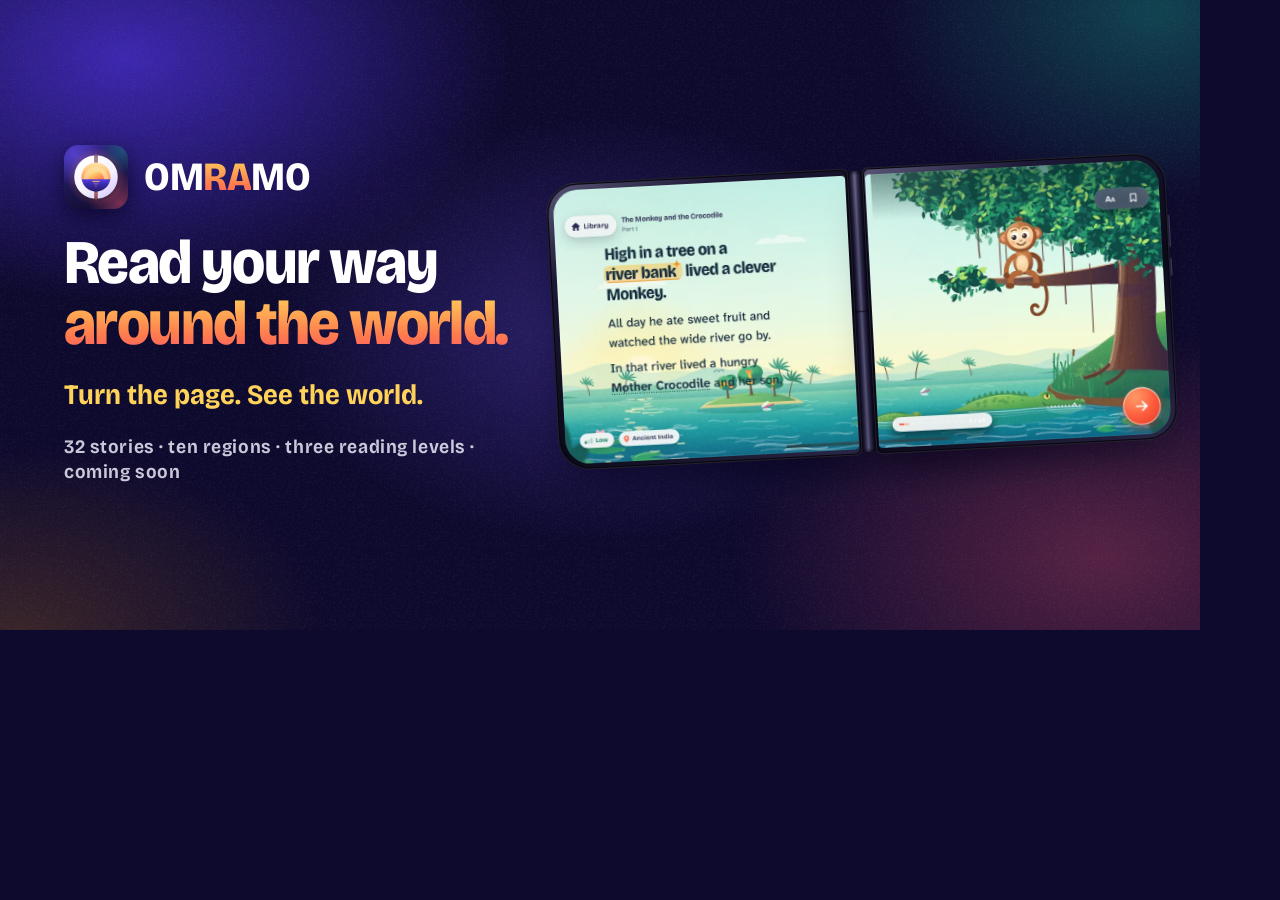
<file: _tools/compose/og.html>
<!doctype html>
<!-- Composition for /assets/img/og.png (1200x630). Rendered by _tools/build_brand.py; not part of the site.
     The device shows a real capture of the app (the unfolded iPhone, round 4). -->
<html lang="en">
<meta charset="utf-8">
<title>Omramo OG image</title>
<link rel="preload" href="/assets/fonts/bricolage-grotesque.woff2" as="font" type="font/woff2" crossorigin>
<link rel="stylesheet" href="/assets/css/site.css">
<style>
  html, body { width: 1200px; height: 630px; overflow: hidden; }
  body { position: relative; isolation: isolate; background: #0e0a2e; }
  .aurora { -webkit-mask-image: none; mask-image: none; }
  .copy { position: absolute; left: 64px; top: 0; bottom: 0; width: 470px; display: grid; align-content: center; gap: 24px; }
  .mark { display: flex; align-items: center; gap: 16px; font: 800 40px/1 var(--font-display); letter-spacing: -0.012em; }
  .mark img { width: 64px; height: 64px; border-radius: 22.5%; box-shadow: 0 8px 22px rgba(3, 1, 24, 0.6); }
  .copy h1 { font-size: 62px; line-height: 0.98; }
  .tag { font: 700 28px/1.15 var(--font-display); color: #ffd25a; }
  .copy p:last-child { font: 650 19px/1.3 var(--font-display); letter-spacing: 0.03em; color: rgba(243, 241, 255, 0.82); }
  .device { position: absolute; left: 552px; top: 168px; width: 620px; transform: rotate(-3deg); }
</style>
<body>
  <div class="aurora"></div>
  <div class="copy">
    <div class="mark"><img src="/assets/img/icon-192.png" alt=""><span>OM<span class="grad">RA</span>MO</span></div>
    <h1>Read your way <span class="grad">around the world.</span></h1>
    <p class="tag">Turn the page. See the world.</p>
    <p>32 stories · ten regions · three reading levels · coming soon</p>
  </div>
  <div class="device duo duo--real">
    <div class="duo__body">
      <div class="duo__half duo__half--l"><div class="duo__screen"><img src="/assets/img/shots/duo-monkey-l-700.webp" alt=""></div></div>
      <div class="duo__hinge"></div>
      <div class="duo__half duo__half--r"><div class="duo__screen"><img src="/assets/img/shots/duo-monkey-r-700.webp" alt=""></div></div>
    </div>
  </div>
</body>
</html>
</file>
<file: assets/css/site.css>
/* Omramo — marketing site
   Tokens follow docs/DESIGN.md (v2, locked). No external requests: fonts and images are self-hosted. */

/* ---------- Fonts (SIL OFL 1.1, licences in /assets/fonts/) ---------- */
@font-face {
  font-family: "Bricolage Grotesque";
  src: url("/assets/fonts/bricolage-grotesque.woff2") format("woff2");
  font-weight: 500 800;
  font-style: normal;
  font-display: swap;
}
@font-face {
  font-family: "Atkinson Hyperlegible Next";
  src: url("/assets/fonts/atkinson-hyperlegible-next.woff2") format("woff2");
  font-weight: 400 700;
  font-style: normal;
  font-display: swap;
}
@font-face {
  font-family: "Inter";
  src: url("/assets/fonts/inter.woff2") format("woff2");
  font-weight: 400 700;
  font-style: normal;
  font-display: swap;
}

/* ---------- Tokens ---------- */
:root {
  --night: #130f36;
  --night-2: #1f1856;
  --deep: #0b0824;
  --cloud: #f3f1ff;
  --ink: #16123d;
  --coral: #ff6a4d;
  --sun: #ffc43d;
  --mint: #19c7a2;
  --sky: #3fb4ff;
  --violet: #7257ff;
  --violet-strong: #5a3fe0;
  --rose: #ff5c8a;

  --low: #12b58f;
  --low-text: #0a6e57;
  --low-bg: #d6f7ec;
  --med: #ff9f1a;
  --med-text: #8f4e00;
  --med-bg: #ffefc9;
  --adv: #6e56ff;
  --adv-text: #5a3fe0;
  --adv-bg: #e6e0ff;

  --font-display: "Bricolage Grotesque", "Avenir Next", "Segoe UI", system-ui, sans-serif;
  --font-body: "Atkinson Hyperlegible Next", "Segoe UI", system-ui, sans-serif;
  --font-ui: "Inter", system-ui, -apple-system, "Segoe UI", sans-serif;

  --gutter: clamp(20px, 5vw, 72px);
  --max: 1240px;
  --ease: cubic-bezier(0.2, 0.7, 0.2, 1);
  --ease-spring: cubic-bezier(0.3, 1.3, 0.5, 1);

  /* theme: dark by default */
  --fg: #fff;
  --fg-2: rgba(243, 241, 255, 0.76);
  --fg-3: rgba(243, 241, 255, 0.6);
  --line: rgba(255, 255, 255, 0.12);
  --card: rgba(255, 255, 255, 0.06);
  --card-edge: rgba(255, 255, 255, 0.14);
  --accent-text: #ffd25a;
  --focus: #ffc43d;
  --device-shadow: rgba(3, 1, 24, 0.7);
}

.light {
  --fg: var(--ink);
  --fg-2: rgba(22, 18, 61, 0.76);
  --fg-3: rgba(22, 18, 61, 0.64);
  --line: rgba(22, 18, 61, 0.12);
  --card: rgba(255, 255, 255, 0.72);
  --card-edge: rgba(255, 255, 255, 0.9);
  --accent-text: var(--violet-strong);
  --focus: var(--violet-strong);
  --device-shadow: rgba(40, 24, 110, 0.38);
  color: var(--fg);
}
/* a dark panel inside a light sheet */
.dark {
  --fg: #fff;
  --fg-2: rgba(243, 241, 255, 0.76);
  --fg-3: rgba(243, 241, 255, 0.6);
  --line: rgba(255, 255, 255, 0.12);
  --accent-text: #ffd25a;
  --focus: #ffc43d;
  --device-shadow: rgba(3, 1, 24, 0.7);
  color: var(--fg);
}

/* ---------- Base ---------- */
*,
*::before,
*::after {
  box-sizing: border-box;
}
html {
  -webkit-text-size-adjust: 100%;
  text-size-adjust: 100%;
  scroll-behavior: smooth;
  scroll-padding-top: 96px;
}
body {
  margin: 0;
  background: var(--deep);
  color: var(--fg);
  font-family: var(--font-body);
  font-size: clamp(1.0625rem, 0.98rem + 0.3vw, 1.1875rem);
  line-height: 1.6;
  font-weight: 430;
  -webkit-font-smoothing: antialiased;
  -moz-osx-font-smoothing: grayscale;
  text-rendering: optimizeLegibility;
  overflow-x: clip;
}
img,
svg {
  display: block;
  max-width: 100%;
}
img {
  height: auto;
}
h1,
h2,
h3,
h4,
p,
ul,
ol,
figure,
dl,
dd {
  margin: 0;
}
ul,
ol {
  padding: 0;
  list-style: none;
}
a {
  color: inherit;
}
button {
  font: inherit;
  color: inherit;
  background: none;
  border: 0;
  padding: 0;
  cursor: pointer;
}
:focus-visible {
  outline: 3px solid var(--focus);
  outline-offset: 3px;
  border-radius: 6px;
}
::selection {
  background: var(--sun);
  color: var(--ink);
}
[hidden] {
  display: none !important;
}
.vh {
  position: absolute;
  width: 1px;
  height: 1px;
  overflow: hidden;
  clip-path: inset(50%);
  white-space: nowrap;
}
.skip {
  position: fixed;
  left: 16px;
  top: 12px;
  z-index: 100;
  padding: 12px 18px;
  border-radius: 999px;
  background: var(--sun);
  color: #2a1408;
  font: 700 1rem var(--font-display);
  text-decoration: none;
  transform: translateY(-200%);
}
.skip:focus {
  transform: none;
}

.wrap {
  width: min(100% - 2 * var(--gutter), var(--max));
  margin-inline: auto;
}

/* ---------- Type ---------- */
h1,
h2,
h3,
h4 {
  font-family: var(--font-display);
  font-optical-sizing: auto;
  text-wrap: balance;
}
h1 {
  font-size: clamp(2.85rem, 1.6rem + 5.6vw, 6.4rem);
  font-weight: 800;
  line-height: 0.95;
  letter-spacing: -0.026em;
}
h2 {
  font-size: clamp(2.1rem, 1.3rem + 3.6vw, 4.25rem);
  font-weight: 780;
  line-height: 1.01;
  letter-spacing: -0.026em;
}
h3 {
  font-size: clamp(1.4rem, 1.15rem + 1vw, 1.9rem);
  font-weight: 740;
  line-height: 1.1;
  letter-spacing: -0.02em;
}
h2.h3 {
  font-size: clamp(1.4rem, 1.15rem + 1vw, 1.9rem);
  font-weight: 740;
  line-height: 1.1;
  letter-spacing: -0.02em;
}
.h2s {
  font-size: clamp(1.75rem, 1.3rem + 1.7vw, 2.75rem);
  line-height: 1.04;
}
h4 {
  font-size: 1.125rem;
  font-weight: 700;
  line-height: 1.2;
  letter-spacing: -0.01em;
}
p {
  text-wrap: pretty;
}
.lede {
  font-size: clamp(1.15rem, 1rem + 0.7vw, 1.45rem);
  line-height: 1.5;
  color: var(--fg-2);
  max-width: 38em;
}
.eyebrow {
  display: inline-flex;
  align-items: center;
  gap: 10px;
  font: 650 0.8125rem/1.2 var(--font-display);
  letter-spacing: 0.1em;
  text-transform: uppercase;
  color: var(--accent-text);
}
.eyebrow::before {
  content: "";
  width: 18px;
  height: 2px;
  border-radius: 2px;
  background: currentColor;
}
.grad {
  background: linear-gradient(180deg, #ffd25a 8%, #ff7a4d 62%, #ff4d7a 100%);
  -webkit-background-clip: text;
  background-clip: text;
  color: transparent;
  -webkit-text-fill-color: transparent;
  /* keep descenders inside the painted box */
  padding-bottom: 0.08em;
}
.accent {
  color: var(--accent-text);
}
.nb {
  white-space: nowrap;
}
.note {
  font: 400 0.875rem/1.5 var(--font-ui);
  color: var(--fg-3);
}
.textlink {
  font: 600 1rem var(--font-display);
  color: var(--accent-text);
  text-decoration: underline;
  text-decoration-thickness: 2px;
  text-underline-offset: 5px;
  text-decoration-color: color-mix(in srgb, currentColor 40%, transparent);
  transition: text-decoration-color 0.2s;
}
.textlink:hover {
  text-decoration-color: currentColor;
}

/* ---------- Buttons ---------- */
.btn {
  display: inline-flex;
  align-items: center;
  justify-content: center;
  gap: 10px;
  min-height: 52px;
  padding: 0 26px;
  border-radius: 26px;
  font: 700 1.0625rem/1 var(--font-display);
  letter-spacing: -0.01em;
  text-decoration: none;
  white-space: nowrap;
  transition: transform 0.18s ease-out, box-shadow 0.18s ease-out, background-color 0.18s;
}
.btn svg {
  width: 20px;
  height: 20px;
  flex: none;
  transition: transform 0.3s var(--ease);
}
.btn:hover svg {
  transform: translateX(3px);
}
.btn:active {
  transform: scale(0.96);
}
.btn--sun {
  background: linear-gradient(180deg, #ffd25a, #ffb020);
  color: #3a1b08;
  box-shadow: inset 0 1.5px 0 rgba(255, 255, 255, 0.55), inset 0 -3px 6px rgba(150, 70, 0, 0.22),
    0 10px 24px rgba(255, 160, 30, 0.34), 0 2px 4px rgba(0, 0, 0, 0.16);
}
.btn--sun:hover {
  transform: translateY(-2px);
  box-shadow: inset 0 1.5px 0 rgba(255, 255, 255, 0.55), inset 0 -3px 6px rgba(150, 70, 0, 0.22),
    0 16px 32px rgba(255, 160, 30, 0.42), 0 2px 4px rgba(0, 0, 0, 0.16);
}
.btn--ghost {
  background: rgba(255, 255, 255, 0.1);
  box-shadow: inset 0 0 0 1px rgba(255, 255, 255, 0.26);
  color: #fff;
}
.btn--ghost:hover {
  background: rgba(255, 255, 255, 0.18);
}
.light .btn--ghost {
  background: rgba(22, 18, 61, 0.06);
  box-shadow: inset 0 0 0 1px rgba(22, 18, 61, 0.14);
  color: var(--ink);
}
.btn--sm {
  min-height: 44px;
  padding: 0 18px;
  border-radius: 22px;
  font-size: 0.9375rem;
}

/* ---------- Header ---------- */
.site-head {
  position: fixed;
  inset: 14px 0 auto;
  z-index: 50;
  pointer-events: none;
}
.nav {
  pointer-events: auto;
  position: relative;
  display: flex;
  align-items: center;
  gap: 8px;
  width: min(100% - 24px, 1080px);
  margin-inline: auto;
  padding: 7px 7px 7px 22px;
  border-radius: 999px;
  background: rgba(22, 16, 62, 0.72);
  -webkit-backdrop-filter: blur(18px) saturate(180%);
  backdrop-filter: blur(18px) saturate(180%);
  box-shadow: inset 0 0 0 1px rgba(255, 255, 255, 0.14), inset 0 1px 0 rgba(255, 255, 255, 0.16),
    0 10px 30px rgba(5, 2, 30, 0.35);
  color: #fff;
}
.wordmark {
  font: 800 1.375rem/1 var(--font-display);
  letter-spacing: -0.012em;
  text-decoration: none;
  color: #fff;
  padding: 10px 0;
}
.wordmark b {
  font-weight: inherit;
}
.nav__links {
  display: none;
  margin-left: auto;
  gap: 2px;
}
.nav__links a {
  display: block;
  padding: 11px 13px;
  border-radius: 999px;
  font: 500 0.9375rem/1 var(--font-ui);
  color: rgba(255, 255, 255, 0.84);
  text-decoration: none;
  transition: background-color 0.18s, color 0.18s;
}
.nav__links a:hover {
  background: rgba(255, 255, 255, 0.12);
  color: #fff;
}
.nav__links a[aria-current] {
  background: rgba(255, 255, 255, 0.16);
  color: #fff;
}
.nav .btn {
  margin-left: auto;
}
.menu {
  position: static;
}
.menu summary {
  display: grid;
  place-items: center;
  width: 44px;
  height: 44px;
  border-radius: 50%;
  background: rgba(255, 255, 255, 0.1);
  box-shadow: inset 0 0 0 1px rgba(255, 255, 255, 0.2);
  cursor: pointer;
  list-style: none;
}
.menu summary::-webkit-details-marker {
  display: none;
}
.menu summary svg {
  width: 22px;
  height: 22px;
}
.menu summary path {
  transform-box: fill-box;
  transform-origin: center;
  transition: transform 0.3s var(--ease);
}
.menu[open] .menu__a {
  transform: translateY(3.5px) rotate(45deg);
}
.menu[open] .menu__b {
  transform: translateY(-3.5px) rotate(-45deg);
}
.menu__list {
  position: absolute;
  inset: calc(100% + 10px) 0 auto;
  display: grid;
  padding: 10px;
  border-radius: 30px;
  background: rgba(22, 16, 62, 0.96);
  box-shadow: inset 0 0 0 1px rgba(255, 255, 255, 0.14), 0 30px 60px rgba(5, 2, 30, 0.6);
}
.menu__list a {
  display: flex;
  align-items: center;
  min-height: 54px;
  padding: 0 18px;
  border-radius: 20px;
  font: 650 1.1875rem/1 var(--font-display);
  text-decoration: none;
}
.menu__list a:hover {
  background: rgba(255, 255, 255, 0.1);
}
.menu__list li + li {
  box-shadow: 0 -1px 0 rgba(255, 255, 255, 0.08);
}
@keyframes drop {
  from {
    opacity: 0;
    transform: translate3d(0, -8px, 0) scale(0.98);
  }
}
html.motion .menu[open] .menu__list {
  animation: drop 0.3s var(--ease);
}
@media (min-width: 940px) {
  .nav__links {
    display: flex;
  }
  .nav .btn {
    margin-left: 8px;
  }
  .menu {
    display: none;
  }
}

/* ---------- Backdrops ---------- */
.aurora {
  position: absolute;
  inset: 0;
  z-index: -1;
  overflow: hidden;
  pointer-events: none;
  /* auroras melt into the page instead of ending on a section edge */
  -webkit-mask-image: linear-gradient(180deg, #000 70%, transparent);
  mask-image: linear-gradient(180deg, #000 70%, transparent);
}
.aurora::before {
  content: "";
  position: absolute;
  inset: -10% -5%;
  background: radial-gradient(42% 46% at 14% 16%, rgba(91, 59, 255, 0.62), transparent 70%),
    radial-gradient(40% 44% at 88% 82%, rgba(255, 92, 122, 0.3), transparent 70%),
    radial-gradient(30% 36% at 92% 10%, rgba(25, 199, 162, 0.3), transparent 70%),
    radial-gradient(34% 36% at 6% 92%, rgba(255, 159, 26, 0.18), transparent 70%),
    radial-gradient(36% 40% at 50% 52%, rgba(114, 87, 255, 0.3), transparent 70%);
  transform: translate3d(0, calc(var(--scroll, 0) * 0.12px), 0);
}
.aurora::after,
.sheet::after {
  content: "";
  position: absolute;
  inset: 0;
  background: url("/assets/img/grain.png");
  background-size: 120px;
  mix-blend-mode: soft-light;
  opacity: 0.28;
  pointer-events: none;
}
.aurora--soft::before {
  opacity: 0.55;
}
.aurora--mid {
  -webkit-mask-image: linear-gradient(180deg, transparent, #000 22%, #000 72%, transparent);
  mask-image: linear-gradient(180deg, transparent, #000 22%, #000 72%, transparent);
}

.sheet {
  position: relative;
  isolation: isolate;
  margin-inline: clamp(8px, 1.2vw, 20px);
  border-radius: clamp(28px, 4.4vw, 64px);
  overflow: clip;
  background-color: #f4f2ff;
  background-image: radial-gradient(44% 30% at 6% 4%, rgba(201, 190, 255, 0.8), transparent 70%),
    radial-gradient(40% 28% at 96% 10%, rgba(191, 239, 230, 0.85), transparent 70%),
    radial-gradient(46% 30% at 92% 96%, rgba(255, 217, 194, 0.8), transparent 70%),
    radial-gradient(40% 28% at 6% 94%, rgba(255, 233, 168, 0.6), transparent 70%),
    radial-gradient(40% 30% at 50% 50%, rgba(227, 220, 255, 0.7), transparent 70%);
}
.sheet::after {
  z-index: -1;
  opacity: 0.2;
}

.section {
  position: relative;
  isolation: isolate;
  padding-block: clamp(88px, 11vw, 176px);
}
.section--tight {
  padding-top: 0;
}
.section__head {
  display: grid;
  gap: 22px;
  max-width: 880px;
  margin-bottom: clamp(44px, 6vw, 84px);
}
.section__head--center {
  margin-inline: auto;
  text-align: center;
  justify-items: center;
}

/* ---------- Device: the two-pane Duo ---------- */
.duo {
  --cols: 912;
  position: relative;
  container-type: inline-size;
  width: 100%;
  perspective: 2600px;
}
.duo::after {
  content: "";
  position: absolute;
  left: 7%;
  right: 7%;
  bottom: -7%;
  height: 14%;
  z-index: -1;
  background: radial-gradient(closest-side, var(--device-shadow), transparent);
  filter: blur(18px);
  transform: scaleY(calc(1 - var(--tilt, 0) * 0.02));
}
.duo__body {
  --u: calc(100cqw / var(--cols));
  display: flex;
  justify-content: center;
  transform-style: preserve-3d;
  transform: translate3d(0, calc(var(--lift, 0) * 1px), 0) rotateX(calc(var(--tilt, 0) * 1deg));
  will-change: transform;
}
.duo__half {
  position: relative;
  flex: none;
  width: calc(446 * var(--u));
  background: linear-gradient(150deg, #5a5678 0%, #1c1836 22%, #0b0918 60%, #2b2748 100%);
  box-shadow: inset 0 0 0 calc(1 * var(--u)) rgba(255, 255, 255, 0.16), inset 0 0 0 calc(3 * var(--u)) #06040f,
    0 calc(30 * var(--u)) calc(70 * var(--u)) calc(-24 * var(--u)) var(--device-shadow);
  backface-visibility: hidden;
}
.duo__half--l {
  padding: calc(10 * var(--u)) calc(4 * var(--u)) calc(10 * var(--u)) calc(10 * var(--u));
  border-radius: calc(52 * var(--u)) calc(10 * var(--u)) calc(10 * var(--u)) calc(52 * var(--u));
  transform-origin: 100% 50%;
  transform: rotateY(calc(var(--fold, 0) * 1deg));
}
.duo__half--r {
  padding: calc(10 * var(--u)) calc(10 * var(--u)) calc(10 * var(--u)) calc(4 * var(--u));
  border-radius: calc(10 * var(--u)) calc(52 * var(--u)) calc(52 * var(--u)) calc(10 * var(--u));
  transform-origin: 0 50%;
  transform: rotateY(calc(var(--fold, 0) * -1deg));
}
/* side buttons */
.duo__half--r::before,
.duo__half--r::after {
  content: "";
  position: absolute;
  right: calc(-2.5 * var(--u));
  width: calc(3 * var(--u));
  border-radius: 0 calc(2 * var(--u)) calc(2 * var(--u)) 0;
  background: linear-gradient(90deg, #14112a, #4a4668);
}
.duo__half--r::before {
  top: 22%;
  height: 11%;
}
.duo__half--r::after {
  top: 37%;
  height: 6%;
}
.duo__screen {
  position: relative;
  overflow: hidden;
  aspect-ratio: 432 / 720;
  background: #0b0918;
}
.duo__half--l .duo__screen {
  border-radius: calc(42 * var(--u)) calc(7 * var(--u)) calc(7 * var(--u)) calc(42 * var(--u));
}
.duo__half--r .duo__screen {
  border-radius: calc(7 * var(--u)) calc(42 * var(--u)) calc(42 * var(--u)) calc(7 * var(--u));
}
.duo__screen img {
  width: 100%;
  height: 100%;
  object-fit: cover;
}
/* soft glass reflection */
.duo__screen::after {
  content: "";
  position: absolute;
  inset: 0;
  background: linear-gradient(118deg, rgba(255, 255, 255, 0.13) 0%, rgba(255, 255, 255, 0) 26%);
  box-shadow: inset 0 0 0 calc(0.6 * var(--u)) rgba(255, 255, 255, 0.1);
  border-radius: inherit;
  pointer-events: none;
}
.duo__hinge {
  flex: none;
  width: calc(20 * var(--u));
  margin-block: calc(5 * var(--u));
  border-radius: calc(4 * var(--u));
  background: linear-gradient(
      180deg,
      rgba(0, 0, 0, 0.5) 0,
      transparent 1.5%,
      transparent 49.6%,
      rgba(0, 0, 0, 0.6) 49.8%,
      rgba(0, 0, 0, 0.6) 50.2%,
      transparent 50.4%,
      transparent 98.5%,
      rgba(0, 0, 0, 0.5) 100%
    ),
    linear-gradient(90deg, #05040d 0%, #262240 22%, #6d6990 48%, #3a3658 62%, #100d22 86%, #05040d 100%);
}

/* the unfolded iPhone in the Simulator: two squarer panes (1416 x 1320 each) */
.duo--real .duo__screen {
  aspect-ratio: 1416 / 1320;
}
.duo--real .duo__half--l {
  border-radius: calc(46 * var(--u)) calc(10 * var(--u)) calc(10 * var(--u)) calc(46 * var(--u));
}
.duo--real .duo__half--r {
  border-radius: calc(10 * var(--u)) calc(46 * var(--u)) calc(46 * var(--u)) calc(10 * var(--u));
}
.duo--real .duo__half--l .duo__screen {
  border-radius: calc(36 * var(--u)) calc(6 * var(--u)) calc(6 * var(--u)) calc(36 * var(--u));
}
.duo--real .duo__half--r .duo__screen {
  border-radius: calc(6 * var(--u)) calc(36 * var(--u)) calc(36 * var(--u)) calc(6 * var(--u));
}

/* one pane only: an iPhone, or the folded Duo (real captures are 1320 x 2868) */
.duo--phone {
  --cols: 452;
}
.duo--phone .duo__half,
.duo--phone .duo__half .duo__screen {
  transform: none;
}
.duo--phone .duo__half {
  width: calc(452 * var(--u));
  padding: calc(10 * var(--u));
  border-radius: calc(66 * var(--u));
}
.duo--phone .duo__half .duo__screen {
  aspect-ratio: 1320 / 2868;
  border-radius: calc(56 * var(--u));
}

/* ---------- Device: iPad, landscape (real captures are 2752 x 2064) ---------- */
.pad {
  position: relative;
  container-type: inline-size;
  width: 100%;
  perspective: 2600px;
}
.pad::after {
  content: "";
  position: absolute;
  left: 7%;
  right: 7%;
  bottom: -6%;
  height: 12%;
  z-index: -1;
  background: radial-gradient(closest-side, var(--device-shadow), transparent);
  filter: blur(18px);
}
.pad__body {
  --u: calc(100cqw / 1000);
  padding: calc(18 * var(--u));
  border-radius: calc(52 * var(--u));
  background: linear-gradient(150deg, #5a5678 0%, #1c1836 22%, #0b0918 60%, #2b2748 100%);
  box-shadow: inset 0 0 0 calc(1.4 * var(--u)) rgba(255, 255, 255, 0.16), inset 0 0 0 calc(4 * var(--u)) #06040f,
    0 calc(30 * var(--u)) calc(70 * var(--u)) calc(-24 * var(--u)) var(--device-shadow);
  transform: translate3d(0, calc(var(--lift, 0) * 1px), 0) rotateX(calc(var(--tilt, 0) * 1deg));
  will-change: transform;
}
.pad__screen {
  position: relative;
  overflow: hidden;
  aspect-ratio: 2752 / 2064;
  border-radius: calc(34 * var(--u));
  background: #0b0918;
}
.pad__screen img {
  width: 100%;
  height: 100%;
  object-fit: cover;
}
.pad__screen::after {
  content: "";
  position: absolute;
  inset: 0;
  background: linear-gradient(118deg, rgba(255, 255, 255, 0.1) 0%, rgba(255, 255, 255, 0) 24%);
  border-radius: inherit;
  pointer-events: none;
}
@media (max-width: 640px) {
  .duo[data-m] {
    --cols: 452;
    max-width: 320px;
    margin-inline: auto;
  }
  .duo[data-m] .duo__hinge,
  .duo[data-m="l"] .duo__half--r,
  .duo[data-m="r"] .duo__half--l {
    display: none;
  }
  .duo[data-m] .duo__half {
    width: calc(452 * var(--u));
    padding: calc(10 * var(--u));
    border-radius: calc(54 * var(--u));
    transform: none;
  }
  .duo[data-m] .duo__half .duo__screen {
    border-radius: calc(44 * var(--u));
  }
  .duo[data-m] .duo__half--r::before,
  .duo[data-m] .duo__half--r::after {
    display: none;
  }
}
.figcap {
  margin-top: clamp(22px, 3vw, 36px);
  text-align: center;
}

/* ---------- Hero ---------- */
.hero {
  position: relative;
  isolation: isolate;
  text-align: center;
  padding-bottom: clamp(24px, 4vw, 56px);
}
.hero__stage {
  position: relative;
  isolation: isolate;
  padding: clamp(112px, 10vw, 150px) 0 clamp(32px, 5vw, 72px);
  overflow: clip;
}
.hero__glow {
  position: absolute;
  left: 50%;
  bottom: -18%;
  z-index: -1;
  width: min(1500px, 130vw);
  aspect-ratio: 2 / 1;
  transform: translateX(-50%);
  background: radial-gradient(closest-side, rgba(127, 227, 211, 0.3), rgba(255, 210, 90, 0.1) 55%, transparent);
  opacity: calc(0.55 + var(--rise, 1) * 0.45);
  pointer-events: none;
}
.hero__copy {
  display: grid;
  justify-items: center;
  gap: clamp(18px, 2.2vw, 26px);
}
.pill {
  display: inline-flex;
  align-items: center;
  gap: 10px;
  min-height: 36px;
  padding: 6px 16px 6px 12px;
  border-radius: 999px;
  background: rgba(255, 255, 255, 0.09);
  box-shadow: inset 0 0 0 1px rgba(255, 255, 255, 0.18);
  font: 650 0.8125rem/1.2 var(--font-display);
  letter-spacing: 0.04em;
  color: #fff;
}
.pill i {
  width: 8px;
  height: 8px;
  border-radius: 50%;
  background: var(--sun);
  box-shadow: 0 0 0 4px rgba(255, 196, 61, 0.22);
}
.hero h1 {
  max-width: 12em;
}
.hero h1 .grad {
  display: block;
}
.hero .lede {
  text-wrap: balance;
  max-width: 40em;
}
.hero__cta {
  display: flex;
  flex-wrap: wrap;
  justify-content: center;
  gap: 12px;
  margin-top: 6px;
}
.hero__device {
  position: relative;
  /* never taller than the viewport, so the whole device can be seen at once */
  width: min(100% - 2 * var(--gutter), 1120px, max(560px, (100svh - 150px) * 2.05));
  margin: clamp(40px, 5vw, 64px) auto 0;
}
.hero__device .duo--phone {
  display: none;
}
@media (max-width: 640px) {
  .hero__device .duo--wide {
    display: none;
  }
  .hero__device .duo--phone {
    display: block;
    max-width: 264px;
    margin-inline: auto;
  }
}
.hero__tagline {
  font: 700 clamp(1.25rem, 0.95rem + 1.2vw, 1.875rem) / 1.2 var(--font-display);
  letter-spacing: -0.01em;
  color: var(--accent-text);
  margin-top: -4px;
}

/* numbered beacons on the screen, matched by the numbered notes beside it */
.beacon,
.callout__n {
  display: grid;
  place-items: center;
  width: 24px;
  height: 24px;
  border-radius: 50%;
  background: linear-gradient(180deg, #ffd25a, #ffb020);
  color: #3a1b08;
  font: 700 0.75rem/1 var(--font-ui);
  font-style: normal;
  font-variant-numeric: tabular-nums;
}
.beacon {
  position: absolute;
  z-index: 2;
  margin: -12px 0 0 -12px;
  box-shadow: 0 0 0 2px #fff, 0 4px 12px rgba(10, 6, 40, 0.45);
}
.beacon::before {
  content: "";
  position: absolute;
  inset: -2px;
  border-radius: 50%;
  box-shadow: 0 0 0 2px rgba(255, 196, 61, 0.9);
  opacity: 0;
}
.duo--wide .beacon--1 { left: 11.5%; top: 31.2%; }
.duo--wide .beacon--2 { left: 11.5%; top: 72.6%; }
.duo--wide .beacon--3 { left: 85.5%; top: 80%; }
.duo--phone .beacon {
  width: 20px;
  height: 20px;
  margin: -10px 0 0 -10px;
  font-size: 0.6875rem;
}
.duo--phone .beacon--1 { left: 91%; top: 48%; }
.duo--phone .beacon--2 { left: 3.6%; top: 71%; }
.duo--phone .beacon--3 { left: 81%; top: 91.5%; }

.callouts {
  display: grid;
  grid-template-columns: repeat(3, 1fr);
  gap: 18px 28px;
  margin-top: clamp(28px, 4vw, 48px);
  text-align: left;
}
.callout {
  display: grid;
  grid-template-columns: auto 1fr;
  gap: 2px 12px;
  align-content: start;
}
.callout__n {
  grid-area: 1 / 1 / span 2;
}
.callout strong,
.callout span {
  grid-column: 2;
}
.callout strong {
  font: 700 1.0625rem/1.35 var(--font-display);
  letter-spacing: -0.01em;
}
.callout span {
  font-size: 0.9375rem;
  line-height: 1.45;
  color: var(--fg-2);
}
@media (max-width: 700px) {
  .callouts {
    grid-template-columns: 1fr;
    width: min(100%, 320px);
    margin-inline: auto;
  }
}
@media (min-width: 1180px) {
  .hero__device {
    width: min(100vw - 600px, 1120px, max(560px, (100svh - 150px) * 2.05));
  }
  .callouts {
    display: block;
    margin: 0;
  }
  .callout {
    position: absolute;
    width: 214px;
  }
  .callout--1,
  .callout--2 {
    right: calc(100% + 30px);
    grid-template-columns: 1fr auto;
    text-align: right;
  }
  .callout--1 .callout__n,
  .callout--2 .callout__n {
    grid-column: 2;
  }
  .callout--1 strong,
  .callout--1 span,
  .callout--2 strong,
  .callout--2 span {
    grid-column: 1;
  }
  .callout--1 { top: 18%; }
  .callout--2 { top: 60%; }
  .callout--3 {
    left: calc(100% + 30px);
    top: 72%;
  }
}

/* the pinned hero: the device rises out of the fold, opens flat, then the notes arrive */
@media (min-width: 1180px) and (min-height: 700px) {
  html.motion .hero {
    padding-bottom: 0;
  }
  html.motion .hero__track {
    height: 230vh;
  }
  html.motion .hero__stage {
    position: sticky;
    top: 0;
    height: 100vh;
    padding: clamp(104px, 13vh, 150px) 0 0;
  }
  html.motion .hero__copy {
    opacity: var(--copy, 1);
    transform: translate3d(0, calc((1 - var(--copy, 1)) * -56px), 0);
  }
  html.motion .hero.is-past .hero__copy {
    visibility: hidden;
  }
  html.motion .hero__device {
    transform-origin: 50% 0;
    transform: translate3d(0, calc(var(--rise, 0) * var(--y1, 0px)), 0) scale(calc(0.94 + var(--rise, 0) * 0.06));
    will-change: transform;
  }
  html.motion .hero .duo--wide {
    --tilt: 24;
    --fold: 18;
  }
  html.motion .hero .callout,
  html.motion .hero .beacon {
    opacity: 0;
    transition: opacity 0.5s var(--ease), transform 0.7s var(--ease-spring);
  }
  html.motion .hero .beacon {
    transform: scale(0.3);
  }
  html.motion .hero .callout--1,
  html.motion .hero .callout--2 {
    transform: translate3d(18px, 0, 0);
  }
  html.motion .hero .callout--3 {
    transform: translate3d(-18px, 0, 0);
  }
  html.motion .hero.s1 .callout--1,
  html.motion .hero.s1 .beacon--1,
  html.motion .hero.s2 .callout--2,
  html.motion .hero.s2 .beacon--2,
  html.motion .hero.s3 .callout--3,
  html.motion .hero.s3 .beacon--3 {
    opacity: 1;
    transform: none;
  }
  html.motion .hero .aurora::before {
    transform: none;
  }
}
/* short, wide windows: keep the device in the first view */
@media (min-width: 1180px) and (min-height: 700px) and (max-height: 820px) {
  html.motion .hero h1 {
    font-size: clamp(3.4rem, 11.4vh, 6.4rem);
  }
  html.motion .hero .lede {
    font-size: 1.1875rem;
    max-width: 44em;
  }
}
.motes {
  position: absolute;
  inset: 0;
  z-index: -1;
  pointer-events: none;
  color: #ffd25a;
}
.motes svg {
  position: absolute;
  width: 14px;
  height: 14px;
  opacity: 0.85;
}
.motes svg:nth-child(1) { left: 8%; top: 22%; }
.motes svg:nth-child(2) { left: 88%; top: 16%; width: 18px; height: 18px; }
.motes svg:nth-child(3) { left: 78%; top: 38%; width: 10px; height: 10px; }
.motes svg:nth-child(4) { left: 16%; top: 44%; width: 10px; height: 10px; }
.motes svg:nth-child(5) { left: 4%; top: 68%; width: 16px; height: 16px; }
.motes svg:nth-child(6) { left: 94%; top: 62%; }

/* a quiet line of facts, in place of a row of giant numbers */
.strip {
  display: grid;
  grid-template-columns: repeat(4, 1fr);
  border-top: 1px solid var(--line);
  text-align: left;
}
.strip li {
  display: grid;
  align-content: start;
  gap: 4px;
  padding: clamp(18px, 2vw, 26px) 20px 0 0;
}
.strip li + li {
  padding-left: clamp(14px, 2vw, 28px);
  border-left: 1px solid var(--line);
}
.strip b {
  font: 700 clamp(1.0625rem, 0.95rem + 0.5vw, 1.3125rem) / 1.2 var(--font-display);
  letter-spacing: -0.015em;
}
.strip span {
  font-size: 0.9375rem;
  line-height: 1.4;
  color: var(--fg-3);
}
@media (max-width: 860px) {
  .strip {
    grid-template-columns: 1fr 1fr;
  }
  .strip li {
    padding-bottom: 18px;
  }
  .strip li:nth-child(odd) {
    padding-left: 0;
    border-left: 0;
  }
  .strip li:nth-child(n + 3) {
    border-top: 1px solid var(--line);
  }
}

/* ---------- Statement ---------- */
.statement {
  font: 760 clamp(1.9rem, 1.1rem + 3.9vw, 4.4rem) / 1.06 var(--font-display);
  letter-spacing: -0.03em;
  max-width: 17em;
  margin-top: 22px;
  text-wrap: balance;
}
.statement .w {
  transition: opacity 0.5s var(--ease);
}
/* unlit words stay above 3:1 against the page, the AA threshold for large text */
html.motion .statement .w {
  opacity: 0.4;
}
html.motion .statement .w.on {
  opacity: 1;
}
.tenets {
  margin-top: clamp(56px, 8vw, 112px);
  border-bottom: 1px solid var(--line);
}
.tenets li {
  display: grid;
  gap: 10px 32px;
  padding: clamp(24px, 3vw, 40px) 0;
  border-top: 1px solid var(--line);
}
.tenets__n {
  font: 600 0.8125rem/1 var(--font-ui);
  font-variant-numeric: tabular-nums;
  letter-spacing: 0.08em;
  color: var(--fg-3);
}
.tenets h3 {
  font-size: clamp(1.5rem, 1.15rem + 1.5vw, 2.4rem);
}
.tenets p {
  color: var(--fg-2);
  max-width: 34em;
}
.swatch {
  height: 6px;
  width: 56px;
  border-radius: 6px;
}
.swatch--river { background: linear-gradient(90deg, #7fe3d3, #fff0a0); }
.swatch--dusk { background: linear-gradient(90deg, #7a4bd0, #ffa24d); }
.swatch--sea { background: linear-gradient(90deg, #a9d3e6, #f4503f); }
@media (min-width: 820px) {
  .tenets li {
    grid-template-columns: 64px minmax(0, 5fr) minmax(0, 6fr) 56px;
    align-items: baseline;
  }
  .swatch {
    align-self: center;
  }
}

.card {
  position: relative;
  padding: clamp(24px, 2.6vw, 34px);
  border-radius: 28px;
  background: var(--card);
  box-shadow: inset 0 0 0 1px var(--card-edge);
}

/* ---------- Switcher (tabs when JS runs; stacked otherwise) ---------- */
.seg {
  display: inline-flex;
  gap: 2px;
  padding: 4px;
  border-radius: 999px;
  background: rgba(22, 18, 61, 0.07);
  box-shadow: inset 0 0 0 1px rgba(22, 18, 61, 0.05);
  max-width: 100%;
}
.seg button {
  display: inline-flex;
  align-items: center;
  gap: 8px;
  min-height: 46px;
  padding: 0 clamp(14px, 2.4vw, 26px);
  border-radius: 999px;
  font: 650 clamp(0.9375rem, 0.9rem + 0.2vw, 1.0625rem) / 1 var(--font-display);
  color: var(--fg-2);
  white-space: nowrap;
  transition: background-color 0.25s, color 0.25s, box-shadow 0.25s;
}
.seg button[aria-selected="true"] {
  background: #fff;
  color: var(--ink);
  box-shadow: 0 2px 8px rgba(40, 24, 110, 0.14);
}
.glyph {
  display: inline-flex;
  align-items: flex-end;
  gap: 2px;
  height: 12px;
}
.glyph i {
  width: 4px;
  border-radius: 2px;
  background: currentColor;
}
.glyph i:nth-child(1) { height: 5px; }
.glyph i:nth-child(2) { height: 8.5px; }
.glyph i:nth-child(3) { height: 12px; }
.glyph--1 i:nth-child(n + 2),
.glyph--2 i:nth-child(3) {
  opacity: 0.28;
}

/* html.js is set by the inline boot script, so the tab layout is in place at first paint */
.switch__tabs {
  display: none;
}
html.js:not(.static) .switch__tabs {
  display: flex;
  justify-content: center;
  margin-bottom: clamp(36px, 5vw, 64px);
}
.switch__panels {
  display: grid;
  gap: clamp(72px, 9vw, 128px);
}
html.js:not(.static) .switch .switch__panels {
  gap: 0;
}
html.js:not(.static) .switch .switch__panel {
  grid-area: 1 / 1;
  opacity: 0;
  visibility: hidden;
  transition: opacity 0.45s var(--ease), visibility 0s 0.45s;
}
html.js:not(.static) .switch .switch__panel.is-active {
  opacity: 1;
  visibility: visible;
  transition: opacity 0.6s var(--ease) 0.08s, visibility 0s;
}
html.js:not(.static) .switch .switch__panel .split__media {
  transform: scale(0.97) translateY(12px);
  transition: transform 0.7s var(--ease);
}
html.js:not(.static) .switch .switch__panel.is-active .split__media {
  transform: none;
}

/* ---------- Split: copy beside a device ---------- */
.split {
  display: grid;
  gap: clamp(40px, 6vw, 88px);
  align-items: center;
}
.split__copy {
  display: grid;
  gap: 20px;
  justify-items: start;
  align-content: center;
}
.split__copy > p {
  color: var(--fg-2);
  max-width: 34em;
}
@media (min-width: 960px) {
  .split {
    grid-template-columns: minmax(0, 5fr) minmax(0, 7fr);
  }
  .split--flip .split__copy {
    order: 2;
  }
  .split--flip {
    grid-template-columns: minmax(0, 7fr) minmax(0, 5fr);
  }
}
.tierpill {
  display: inline-flex;
  align-items: center;
  gap: 8px;
  min-height: 32px;
  padding: 0 14px 0 11px;
  border-radius: 16px;
  font: 650 0.875rem/1 var(--font-display);
  letter-spacing: 0.01em;
}
.tierpill--low { background: var(--low-bg); color: var(--low-text); }
.tierpill--med { background: var(--med-bg); color: var(--med-text); }
.tierpill--adv { background: var(--adv-bg); color: var(--adv-text); }

.specs {
  display: grid;
  grid-template-columns: repeat(3, auto);
  justify-content: start;
  gap: 0 clamp(20px, 3vw, 40px);
  margin-top: 8px;
  padding-top: 20px;
  border-top: 1px solid var(--line);
  width: 100%;
}
.specs dt {
  font: 400 0.8125rem/1.3 var(--font-ui);
  color: var(--fg-3);
  order: 2;
  margin-top: 6px;
}
.specs dd {
  font: 780 clamp(1.5rem, 1.2rem + 1.1vw, 2.1rem) / 1 var(--font-display);
  letter-spacing: -0.03em;
  font-variant-numeric: tabular-nums;
}
.specs > div {
  display: flex;
  flex-direction: column;
}
.story {
  display: grid;
  gap: 2px;
  padding-left: 16px;
  border-left: 3px solid var(--tier, var(--violet));
}
.story--low { --tier: var(--low); }
.story--med { --tier: var(--med); }
.story--adv { --tier: var(--adv); }
.story b {
  font: 700 1.0625rem/1.3 var(--font-display);
}
.story span {
  font-size: 0.9375rem;
  color: var(--fg-3);
}

.ticks {
  display: grid;
  gap: 14px;
}
.ticks li {
  position: relative;
  padding-left: 36px;
  color: var(--fg-2);
  max-width: 34em;
}
.ticks li::before {
  content: "";
  position: absolute;
  left: 0;
  top: 0.18em;
  width: 22px;
  height: 22px;
  border-radius: 50%;
  background: var(--tick-bg, rgba(90, 63, 224, 0.12)) url("/assets/img/tick.svg") center / 12px no-repeat;
}
.ticks--dark li::before {
  background-color: rgba(255, 210, 90, 0.16);
  background-image: url("/assets/img/tick-sun.svg");
}
.ticks strong {
  color: var(--fg);
  font-weight: 650;
}

/* ---------- Levels: one device, three stories ---------- */
.tiers {
  display: grid;
  gap: clamp(64px, 8vw, 112px) clamp(40px, 6vw, 88px);
}
.tier {
  display: grid;
  gap: 32px;
}
.tier__copy {
  display: grid;
  gap: 20px;
  justify-items: start;
  align-content: center;
}
.tier__copy > p:not(.story) {
  color: var(--fg-2);
  max-width: 34em;
}
.tier__fig {
  position: relative;
  isolation: isolate;
}
/* each story's own light, spilling from behind the device */
.tier__fig::before {
  content: "";
  position: absolute;
  inset: -16% -12%;
  z-index: -1;
  background: radial-gradient(closest-side, var(--light), transparent);
  pointer-events: none;
}
.tier--low { --light: rgba(64, 214, 178, 0.42); }
.tier--med { --light: rgba(255, 150, 60, 0.4); }
.tier--adv { --light: rgba(110, 140, 255, 0.4); }
@media (min-width: 960px) {
  .tiers {
    grid-template-columns: minmax(0, 5fr) minmax(0, 7fr);
    align-items: center;
    container-type: inline-size;
  }
  .tier {
    display: contents;
  }
  .tier__copy {
    grid-column: 1;
  }
  .tier__fig {
    grid-column: 2;
  }
}
/* motion: the copy scrolls, the device stays and changes story */
@media (min-width: 960px) and (min-height: 640px) {
  html.motion .tiers {
    row-gap: 0;
  }
  html.motion .tier__copy {
    min-height: 76vh;
  }
  html.motion .tier__fig {
    grid-row: 1 / span 3;
    align-self: start;
    position: sticky;
    top: max(104px, calc(50vh - 23.6cqw + 20px));
    opacity: 0;
    transform: scale(0.965);
    transition: opacity 0.55s var(--ease), transform 0.8s var(--ease);
  }
  html.motion .tier.is-active .tier__fig {
    opacity: 1;
    transform: none;
  }
  html.motion .tier__copy > * {
    transition: transform 0.7s var(--ease);
  }
}
/* small screens: swipe between the three levels */
@media (max-width: 759px) {
  .tiers {
    display: flex;
    gap: 12px;
    overflow-x: auto;
    overscroll-behavior-x: contain;
    scroll-snap-type: x mandatory;
    margin-inline: calc(var(--gutter) * -1);
    padding: 4px var(--gutter) 24px;
    scrollbar-width: none;
  }
  .tiers::-webkit-scrollbar {
    display: none;
  }
  .tiers:focus-visible {
    outline-offset: -3px;
    border-radius: 30px;
  }
  .tier {
    flex: none;
    width: min(84vw, 344px);
    scroll-snap-align: center;
    align-content: start;
    gap: 22px;
    padding: 18px 18px 24px;
    border-radius: 30px;
    background: rgba(255, 255, 255, 0.72);
    box-shadow: inset 0 0 0 1px #fff, 0 14px 34px rgba(60, 40, 140, 0.1);
  }
  .tier__fig {
    order: -1;
  }
  .tier__fig::before {
    display: none;
  }
}

/* one type specimen instead of three cards */
.specimen {
  display: grid;
  gap: clamp(28px, 4vw, 64px);
  margin-top: clamp(72px, 9vw, 128px);
  padding: clamp(14px, 1.6vw, 22px);
  border-radius: clamp(30px, 3.4vw, 48px);
  background: #fff;
  box-shadow: 0 40px 80px -40px rgba(60, 40, 140, 0.3), inset 0 0 0 1px rgba(22, 18, 61, 0.05);
}
.specimen__type {
  display: grid;
  align-content: center;
  gap: 0.45em;
  padding: clamp(24px, 4vw, 60px);
  border-radius: clamp(20px, 2.4vw, 32px);
  background: linear-gradient(160deg, #d9f5ec, #fdf3d2);
  font-size: clamp(1.4rem, 0.9rem + 2.3vw, 2.75rem);
  line-height: 1.4;
  font-weight: 460;
  color: #10283a;
}
.specimen__key {
  padding: clamp(10px, 2vw, 28px) clamp(10px, 2.6vw, 36px) clamp(14px, 2vw, 28px) clamp(10px, 1vw, 12px);
  align-self: center;
}
.specimen__key h3 {
  margin-bottom: 18px;
}
.specimen__key dl > div {
  padding: 16px 0;
  border-top: 1px solid var(--line);
}
.specimen__key dt {
  font: 700 1.0625rem/1.3 var(--font-display);
  letter-spacing: -0.01em;
}
.specimen__key dd {
  margin-top: 4px;
  font-size: 1rem;
  line-height: 1.5;
  color: var(--fg-2);
}
@media (min-width: 900px) {
  .specimen {
    grid-template-columns: minmax(0, 6fr) minmax(0, 5fr);
  }
}
.w-tap {
  position: relative;
  font-weight: 640;
  white-space: nowrap;
  padding: 0.04em 0.75em 0.04em 0.18em;
  border-radius: 0.34em;
  background: linear-gradient(180deg, rgba(255, 196, 61, 0.5), rgba(255, 170, 61, 0.38));
  box-shadow: inset 0 -2px 0 rgba(240, 140, 20, 0.9);
}
.w-tap::after {
  content: "";
  position: absolute;
  right: 0.12em;
  top: 0.05em;
  width: 0.5em;
  height: 0.5em;
  background: url("/assets/img/spark.svg") center / contain no-repeat;
}
.w-name {
  font-weight: 640;
  white-space: nowrap;
  text-decoration: underline dotted #17694a 2px;
  text-underline-offset: 0.2em;
}
.w-say {
  font-weight: 640;
  color: #17694a;
}
.w-pop {
  font: 760 1.25em/1 var(--font-display);
  letter-spacing: -0.01em;
  color: #c93a1f;
}

/* ---------- World ---------- */
.world__head {
  display: grid;
  gap: clamp(28px, 4vw, 72px);
  margin-bottom: clamp(40px, 5vw, 72px);
}
.world__head .section__head {
  margin-bottom: 0;
}
.carries > div {
  padding: 14px 0;
  border-top: 1px solid var(--line);
}
.carries > div:last-child {
  border-bottom: 1px solid var(--line);
}
.carries dt {
  display: flex;
  align-items: center;
  gap: 10px;
  font: 700 1.0625rem/1.3 var(--font-display);
  letter-spacing: -0.01em;
}
.carries svg {
  width: 20px;
  height: 20px;
  color: var(--accent-text);
}
.carries dd {
  margin-top: 4px;
  padding-left: 30px;
  font-size: 0.9375rem;
  line-height: 1.45;
  color: var(--fg-2);
}
@media (min-width: 1000px) {
  .world__head {
    grid-template-columns: minmax(0, 7fr) minmax(0, 4fr);
    align-items: end;
  }
}
.atlas {
  position: relative;
  border-radius: clamp(28px, 3.4vw, 48px);
  background: radial-gradient(60% 70% at 70% 30%, rgba(114, 87, 255, 0.35), transparent 70%),
    linear-gradient(160deg, #2a1f7a, #150f45 70%);
  box-shadow: inset 0 0 0 1px rgba(255, 255, 255, 0.12), 0 60px 120px -50px rgba(3, 1, 24, 0.9);
  overflow: clip;
}
.atlas__map {
  padding: clamp(22px, 4.4vw, 68px) clamp(16px, 5vw, 84px) clamp(10px, 2.4vw, 36px);
}
.map__stage {
  position: relative;
  aspect-ratio: 1000 / 540;
}
.map__stage svg {
  width: 100%;
  height: 100%;
  overflow: visible;
}
.map__dots {
  fill: none;
  stroke: rgba(255, 255, 255, 0.34);
  stroke-linecap: round;
  stroke-width: 6;
}
.map__route {
  fill: none;
  stroke: #ffd25a;
  stroke-opacity: 0.6;
  stroke-width: 1.8;
  stroke-linecap: round;
  stroke-dasharray: 0.1 7;
}
.pin {
  --s: clamp(20px, 2.6vw, 32px);
  position: absolute;
  width: var(--s);
  aspect-ratio: 1;
  margin: calc(var(--s) / -2) 0 0 calc(var(--s) / -2);
  display: grid;
  place-items: center;
  border-radius: 50%;
  background: var(--pin, var(--sun));
  color: #16123d;
  font: 700 clamp(0.6875rem, 0.6rem + 0.3vw, 0.8125rem) / 1 var(--font-ui);
  font-variant-numeric: tabular-nums;
  box-shadow: 0 0 0 2px #fff, 0 6px 14px rgba(0, 0, 0, 0.4);
  transition: transform 0.35s var(--ease-spring), box-shadow 0.3s;
}
.pin::before {
  content: "";
  position: absolute;
  inset: -7px;
  border-radius: 50%;
  background: var(--pin, var(--sun));
  opacity: 0;
  z-index: -1;
  transition: opacity 0.3s, transform 0.4s var(--ease);
  transform: scale(0.6);
}
.pin.is-on {
  transform: scale(1.22);
  z-index: 2;
}
.pin.is-on::before {
  opacity: 0.35;
  transform: scale(1.25);
}
.pin__label {
  display: none;
  position: absolute;
  padding: 5px 9px;
  border-radius: 999px;
  background: rgba(11, 8, 36, 0.78);
  box-shadow: inset 0 0 0 1px rgba(255, 255, 255, 0.16);
  color: #fff;
  font: 600 0.75rem/1 var(--font-ui);
  white-space: nowrap;
}
.pin__label--t { bottom: calc(100% + 8px); }
.pin__label--b { top: calc(100% + 8px); }
.pin__label--l { right: calc(100% + 8px); }
.pin__label--r { left: calc(100% + 8px); }
@media (min-width: 900px) {
  .pin__label {
    display: block;
  }
}
html.motion [data-map] .pin {
  opacity: 0;
  transform: translateY(-14px) scale(0.5);
}
html.motion [data-map].is-in .pin {
  opacity: 1;
  transform: none;
  transition: opacity 0.4s var(--ease) calc(var(--n) * 70ms + 300ms),
    transform 0.6s var(--ease-spring) calc(var(--n) * 70ms + 300ms), box-shadow 0.3s;
}
html.motion [data-map].is-in .pin.is-on {
  transform: scale(1.22);
  transition-delay: 0s;
}
html.motion .map__route {
  opacity: 0;
}
html.motion [data-map].is-in .map__route {
  opacity: 1;
  transition: opacity 1.4s var(--ease) 1.1s;
}
.pin--1 { left: 70.9%; top: 43.5%; --n: 3; --pin: #19c7a2; }
.pin--2 { left: 57.1%; top: 39.9%; --n: 1; --pin: #ffc43d; }
.pin--3 { left: 88%; top: 32%; --n: 5; --pin: #ff8fa8; }
.pin--4 { left: 79.4%; top: 34.2%; --n: 4; --pin: #ff9f6b; }
.pin--5 { left: 20.3%; top: 29.2%; --n: 9; --pin: #8fd3ff; }
.pin--6 { left: 22.3%; top: 9.8%; --n: 8; --pin: #d9f1ff; }
.pin--7 { left: 66.3%; top: 17%; --n: 6; --pin: #b9adff; }
.pin--8 { left: 51.4%; top: 24.1%; --n: 7; --pin: #9ee8c9; }
.pin--9 { left: 48.9%; top: 52.9%; --n: 0; --pin: #ffb020; }
.pin--10 { left: 64%; top: 36.4%; --n: 2; --pin: #ffd9a8; }

/* the legend: ten cells of one panel, not ten cards */
.regions {
  display: grid;
  grid-template-columns: repeat(auto-fill, minmax(min(100%, 220px), 1fr));
  border-top: 1px solid rgba(255, 255, 255, 0.1);
  background: rgba(11, 8, 36, 0.28);
}
.region {
  display: grid;
  grid-template-columns: auto 1fr;
  gap: 4px 12px;
  align-content: start;
  padding: 18px clamp(16px, 2vw, 24px) 20px;
  box-shadow: inset -1px 0 0 rgba(255, 255, 255, 0.08), inset 0 -1px 0 rgba(255, 255, 255, 0.08);
  transition: background-color 0.25s;
}
.region.is-on {
  background: rgba(255, 255, 255, 0.1);
}
.region__n {
  grid-row: span 2;
  display: grid;
  place-items: center;
  width: 26px;
  height: 26px;
  border-radius: 50%;
  background: var(--pin);
  color: #16123d;
  font: 700 0.75rem/1 var(--font-ui);
  font-variant-numeric: tabular-nums;
  transition: transform 0.35s var(--ease-spring);
}
.region.is-on .region__n {
  transform: scale(1.18);
}
.region h3 {
  font-size: 1.0625rem;
  font-weight: 700;
  letter-spacing: -0.01em;
  line-height: 1.25;
  align-self: center;
}
.region p {
  grid-column: 2;
  font-size: 0.875rem;
  line-height: 1.4;
  color: var(--fg-3);
}
.region--1 { --pin: #19c7a2; }
.region--2 { --pin: #ffc43d; }
.region--3 { --pin: #ff8fa8; }
.region--4 { --pin: #ff9f6b; }
.region--5 { --pin: #8fd3ff; }
.region--6 { --pin: #d9f1ff; }
.region--7 { --pin: #b9adff; }
.region--8 { --pin: #9ee8c9; }
.region--9 { --pin: #ffb020; }
.region--10 { --pin: #ffd9a8; }
@media (min-width: 1100px) {
  .regions {
    grid-template-columns: repeat(5, 1fr);
  }
}
@media (max-width: 520px) {
  .region {
    grid-template-columns: auto auto 1fr;
    align-items: baseline;
    padding: 13px 16px;
  }
  .region__n {
    grid-row: auto;
    align-self: center;
  }
  .region p {
    grid-column: 1 / -1;
    padding-left: 38px;
  }
}
.atlas__note {
  max-width: 76em;
  margin-top: 20px;
}

/* ---------- Landmarks: a skyline you travel along ---------- */
.journey {
  position: relative;
}
.rail-wrap {
  position: relative;
}
.rail {
  display: flex;
  overflow-x: auto;
  overscroll-behavior-x: contain;
  scroll-snap-type: x proximity;
  scroll-padding-inline: max(var(--gutter), (100vw - var(--max)) / 2);
  padding: 8px max(var(--gutter), (100vw - var(--max)) / 2) 20px;
  scrollbar-width: none;
}
.rail::-webkit-scrollbar {
  display: none;
}
.rail:focus-visible {
  outline-offset: -3px;
  border-radius: 28px;
}
.lm {
  --a: #ffc43d;
  flex: none;
  width: clamp(264px, 21vw, 300px);
  scroll-snap-align: start;
  padding-right: clamp(28px, 3vw, 48px);
}
.lm:last-child {
  padding-right: 0;
}
.lm__art {
  position: relative;
  display: flex;
  align-items: flex-end;
  height: clamp(120px, 15vh, 168px);
  margin-right: calc(clamp(28px, 3vw, 48px) * -1);
  margin-bottom: 26px;
  border-bottom: 1.5px solid rgba(255, 255, 255, 0.2);
  color: var(--a);
  background: radial-gradient(52% 80% at 28% 100%, color-mix(in srgb, var(--a) 24%, transparent), transparent 70%);
}
.lm:last-child .lm__art {
  margin-right: 0;
}
/* the tick where each landmark stands on the line */
.lm__art::after {
  content: "";
  position: absolute;
  left: 0;
  bottom: -6px;
  width: 11px;
  height: 11px;
  border-radius: 50%;
  background: var(--a);
  box-shadow: 0 0 0 4px var(--deep);
}
.lm__art svg {
  height: 92%;
  width: auto;
  margin: 0 0 -8.6% 14px;
  fill: none;
  stroke: currentColor;
  stroke-width: 1.7;
  stroke-linecap: round;
  stroke-linejoin: round;
  overflow: visible;
}
.lm__art .f {
  fill: currentColor;
  fill-opacity: 0.2;
  transition: fill-opacity 0.3s;
}
.lm:hover .lm__art .f {
  fill-opacity: 0.42;
}
.lm__when {
  font: 760 clamp(1.0625rem, 0.9rem + 0.45vw, 1.5rem) / 1.1 var(--font-display);
  letter-spacing: -0.02em;
  font-variant-numeric: tabular-nums;
  white-space: nowrap;
  color: var(--a);
}
.lm h3 {
  margin: 10px 0 4px;
  font-size: 1.3125rem;
}
.lm__era {
  font: 500 0.8125rem/1.4 var(--font-ui);
  color: var(--fg-3);
}
.lm__fact {
  margin-top: 12px;
  font-size: 1rem;
  line-height: 1.5;
  color: var(--fg-2);
}
.lm--2 { --a: #ffb86b; }
.lm--3 { --a: #ff9f8a; }
.lm--4 { --a: #ff8fa8; }
.lm--5 { --a: #d9a8ff; }
.lm--6 { --a: #b9adff; }
.lm--7 { --a: #8fd3ff; }
.lm--8 { --a: #7fe3d3; }
.lm--9 { --a: #9ee8c9; }
.rail__ctrl {
  display: flex;
  justify-content: space-between;
  align-items: center;
  gap: 16px;
  min-height: 48px;
  margin-top: 16px;
}
.rail__axis {
  display: flex;
  align-items: center;
  gap: 14px;
  flex: 1;
  font: 650 0.75rem/1 var(--font-display);
  letter-spacing: 0.1em;
  text-transform: uppercase;
  color: var(--fg-3);
}
.rail__axis i {
  position: relative;
  flex: 1;
  height: 2px;
  border-radius: 2px;
  background: rgba(255, 255, 255, 0.14);
}
.rail__axis i::before {
  content: "";
  position: absolute;
  inset: 0;
  border-radius: 2px;
  background: linear-gradient(90deg, #ffc43d, #ff8fa8 40%, #b9adff 70%, #7fe3d3);
  transform-origin: 0 50%;
  transform: scaleX(calc(0.06 + var(--jp, 0) * 0.94));
}
.rail__btns {
  display: flex;
  gap: 8px;
}
.round {
  display: grid;
  place-items: center;
  width: 48px;
  height: 48px;
  border-radius: 50%;
  background: rgba(255, 255, 255, 0.1);
  box-shadow: inset 0 0 0 1px rgba(255, 255, 255, 0.2);
  transition: background-color 0.18s, transform 0.18s, opacity 0.18s;
}
.round:hover {
  background: rgba(255, 255, 255, 0.2);
}
.round:active {
  transform: scale(0.94);
}
.round[disabled] {
  opacity: 0.35;
  cursor: default;
}
.round svg {
  width: 20px;
  height: 20px;
}
/* motion, roomy screens: scrolling down travels the skyline sideways */
@media (min-width: 960px) and (min-height: 740px) {
  html.motion .journey {
    height: calc(100vh + var(--travel, 1400px));
  }
  html.motion .journey__stage {
    position: sticky;
    top: 0;
    display: flex;
    flex-direction: column;
    justify-content: center;
    height: 100vh;
    padding-top: 72px;
    overflow: clip;
  }
  html.motion .journey .section__head {
    margin-bottom: clamp(28px, 5vh, 64px);
  }
  html.motion .journey .rail {
    overflow: visible;
    width: max-content;
    transform: translate3d(calc(var(--jp, 0) * var(--travel, 1400px) * -1), 0, 0);
    will-change: transform;
  }
  html.motion .journey .rail__btns {
    display: none;
  }
}
.section--after-journey {
  padding-top: clamp(64px, 8vw, 120px);
}

.factcards {
  display: grid;
  gap: clamp(28px, 4vw, 64px);
  align-items: center;
}
@media (min-width: 960px) {
  .factcards {
    grid-template-columns: minmax(0, 5fr) minmax(0, 6fr);
  }
}
.factcards__copy {
  display: grid;
  gap: 16px;
}
.factcards__list {
  margin-block: 8px 4px;
}
.factcards__copy > p {
  color: var(--fg-2);
}
.tenets + .note {
  margin-top: 28px;
}
.factcards__list {
  display: grid;
  gap: 12px;
}
.fact {
  display: grid;
  gap: 12px;
  padding: 22px 24px;
  border-radius: 24px;
  background: #fff;
  color: var(--ink);
  box-shadow: 0 24px 48px -24px rgba(3, 1, 24, 0.7);
}
.fact .tierpill {
  justify-self: start;
}
html.motion .fact {
  transition: transform 0.4s var(--ease);
}
html.motion .fact:hover {
  transform: translate3d(0, -3px, 0) !important;
}
.fact p {
  font-weight: 480;
  line-height: 1.5;
}
.fact--low p { font-size: clamp(1.2rem, 1.05rem + 0.6vw, 1.45rem); }
.fact--med p { font-size: clamp(1.075rem, 1rem + 0.35vw, 1.225rem); }
.fact--adv p { font-size: 1.0625rem; }
@media (min-width: 720px) {
  .fact--low { margin-right: 10%; }
  .fact--med { margin-inline: 5%; }
  .fact--adv { margin-left: 10%; }
}

/* ---------- Tap to see: a screen you can actually tap ---------- */
.demo {
  display: grid;
  gap: clamp(40px, 6vw, 88px);
  align-items: center;
}
@media (min-width: 960px) {
  .demo {
    grid-template-columns: minmax(0, 7fr) minmax(0, 5fr);
  }
}
.demo__copy {
  display: grid;
  gap: 20px;
}
.demo__over {
  position: absolute;
  inset: 0;
  transition: opacity 0.45s var(--ease), transform 0.6s var(--ease);
}
.demo.is-live:not(.is-open) .demo__over {
  opacity: 0;
}
/* the hot spots sit over the word and over the app's "Back to my line" button;
   positions are percentages of the iPad screenshot, centred vertically on the target */
.hot {
  position: absolute;
  z-index: 3;
  translate: 0 -50%;
}
.hot--word {
  left: 6.1%;
  top: 25.3%;
  width: 15.2%;
  height: max(6.2%, 26px);
  border-radius: 12px;
}
.hot--word::before,
.hot--word::after {
  content: "";
  position: absolute;
  inset: 12% 2%;
  border-radius: 10px;
  box-shadow: 0 0 0 2.5px #ff9f1a;
}
.hot--back {
  left: 57%;
  top: 93.4%;
  width: 37%;
  height: max(6.4%, 26px);
  border-radius: 999px;
}
.hot__tip {
  position: absolute;
  left: 50%;
  bottom: calc(100% + 4px);
  padding: 7px 12px;
  border-radius: 999px;
  background: var(--ink);
  color: #fff;
  font: 700 0.8125rem/1 var(--font-display);
  letter-spacing: 0.02em;
  transform: translateX(-50%);
  box-shadow: 0 8px 18px rgba(22, 18, 61, 0.3);
}
.hot__tip::after {
  content: "";
  position: absolute;
  left: 50%;
  top: 100%;
  margin: -4px 0 0 -5px;
  width: 10px;
  height: 10px;
  border-radius: 2px;
  background: inherit;
  transform: rotate(45deg);
}
@keyframes ping {
  to {
    opacity: 0;
    transform: scale(1.5, 2.1);
  }
}
@keyframes bob {
  50% {
    transform: translate(-50%, -5px);
  }
}
html.motion .hot--word::after {
  animation: ping 1.8s var(--ease) infinite;
}
html.motion .hot__tip {
  animation: bob 1.8s ease-in-out infinite;
}
.demo__hint {
  margin-top: clamp(20px, 3vw, 32px);
  text-align: center;
  font: 500 0.9375rem/1.4 var(--font-ui);
  color: var(--fg-3);
}
.demo__hint b {
  color: var(--fg);
  font-weight: 650;
}
.demo__status {
  min-height: 1.5em;
  font: 650 1rem/1.5 var(--font-display);
  color: var(--accent-text);
}
.demo__status:empty {
  display: none;
}

.steps {
  display: grid;
  gap: 0;
  counter-reset: step;
  width: 100%;
}
.steps li {
  counter-increment: step;
  position: relative;
  padding: 18px 0 18px 54px;
  border-top: 1px solid var(--line);
}
.steps li:last-child {
  border-bottom: 1px solid var(--line);
}
.steps li::before {
  content: counter(step);
  position: absolute;
  left: 0;
  top: 18px;
  display: grid;
  place-items: center;
  width: 34px;
  height: 34px;
  border-radius: 50%;
  background: linear-gradient(180deg, #ffd25a, #ffb020);
  color: #3a1b08;
  font: 700 0.9375rem/1 var(--font-display);
  transition: background-color 0.3s, color 0.3s, transform 0.5s var(--ease-spring);
}
/* in the live demo the step numbers follow what the reader has done */
.demo.is-live .steps li::before {
  background: rgba(22, 18, 61, 0.08);
  color: var(--fg-2);
}
.demo.is-live .steps li.is-now::before {
  background: linear-gradient(180deg, #ffd25a, #ffb020);
  color: #3a1b08;
  transform: scale(1.12);
}
.demo.is-live .steps li.is-done::before {
  background: var(--low-bg);
  color: var(--low-text);
}
.steps h4 {
  margin-bottom: 4px;
}
.steps p {
  color: var(--fg-2);
  font-size: 1.0625rem;
  line-height: 1.5;
}

/* ---------- Bento: character cards and folded mode ---------- */
.bento {
  display: grid;
  gap: clamp(10px, 1.2vw, 18px);
  padding-bottom: clamp(64px, 8vw, 120px);
}
.tile {
  position: relative;
  isolation: isolate;
  display: flex;
  flex-direction: column;
  gap: clamp(28px, 3.4vw, 52px);
  padding: clamp(24px, 3.6vw, 56px);
  border-radius: clamp(30px, 3.4vw, 48px);
  overflow: clip;
}
.tile--char {
  background: linear-gradient(170deg, #fff 34%, #ffe6d2);
  box-shadow: 0 40px 80px -40px rgba(60, 40, 140, 0.3), inset 0 0 0 1px rgba(22, 18, 61, 0.05);
}
.tile--fold {
  background: radial-gradient(90% 55% at 70% 100%, rgba(25, 199, 162, 0.42), transparent 70%),
    linear-gradient(170deg, #2a1f7a, #130f36);
  box-shadow: 0 40px 80px -40px rgba(22, 18, 61, 0.6);
}
.tile__copy {
  display: grid;
  gap: 16px;
  justify-items: start;
}
.tile__copy p:not(.eyebrow) {
  color: var(--fg-2);
  max-width: 36em;
}
.tile--end {
  background: radial-gradient(80% 50% at 50% 100%, rgba(255, 180, 90, 0.34), transparent 70%),
    linear-gradient(170deg, #4a3f86, #1d1650);
  box-shadow: 0 40px 80px -40px rgba(22, 18, 61, 0.6);
}
.tile__media {
  margin-top: auto;
}
.tile__media--phone {
  width: min(100%, 248px);
  margin-inline: auto;
}
@media (min-width: 760px) {
  .bento {
    grid-template-columns: minmax(0, 1fr) minmax(0, 1fr);
  }
  .tile--char {
    grid-column: 1 / -1;
  }
}
@media (min-width: 960px) {
  .tile--char {
    flex-direction: row;
    align-items: center;
  }
  .tile--char .tile__copy {
    flex: 5 1 0;
  }
  .tile--char .tile__media {
    flex: 7 1 0;
    margin-top: 0;
  }
}

/* ---------- More tap-to-see cards ---------- */
.cardrow {
  display: grid;
  grid-template-columns: repeat(auto-fit, minmax(min(100%, 280px), 1fr));
  gap: clamp(28px, 3vw, 40px) clamp(18px, 2.4vw, 32px);
  margin-top: clamp(64px, 8vw, 112px);
}
.cardrow figcaption {
  margin-top: 18px;
  font-size: 0.9375rem;
  line-height: 1.45;
  color: var(--fg-2);
}
.cardrow figcaption b {
  display: block;
  font: 700 1.0625rem/1.3 var(--font-display);
  color: var(--fg);
}

/* ---------- Planned, not built yet ---------- */
.planned {
  display: grid;
  grid-template-columns: repeat(auto-fit, minmax(min(100%, 340px), 1fr));
  gap: clamp(14px, 2vw, 24px);
  max-width: 980px;
  margin-inline: auto;
}
.planned > div {
  display: grid;
  align-content: start;
  gap: 16px;
  padding: clamp(24px, 3vw, 36px);
  border-radius: clamp(26px, 3vw, 36px);
  background: #fff;
  box-shadow: 0 40px 80px -40px rgba(60, 40, 140, 0.3), inset 0 0 0 1px rgba(22, 18, 61, 0.05);
}
.soon {
  justify-self: start;
  display: inline-flex;
  align-items: center;
  min-height: 28px;
  padding: 0 12px;
  border-radius: 14px;
  background: var(--med-bg);
  color: var(--med-text);
  font: 700 0.8125rem/1 var(--font-display);
  letter-spacing: 0.02em;
}
.dark .soon {
  background: rgba(255, 196, 61, 0.16);
  color: #ffd25a;
}

/* ---------- Region legend: the stories on each shelf ---------- */
.region__stories {
  grid-column: 2;
  display: grid;
  gap: 5px;
  margin-top: 8px;
  font-size: 0.8125rem;
  line-height: 1.35;
  color: var(--fg-2);
}
.region__stories li {
  display: grid;
  grid-template-columns: 16px 1fr;
  gap: 8px;
  align-items: baseline;
}
.region__stories .glyph {
  height: 9px;
  gap: 1.5px;
  color: #fff;
}
.region__stories .glyph i {
  width: 3px;
}
.region__stories .glyph i:nth-child(1) { height: 4px; }
.region__stories .glyph i:nth-child(2) { height: 6.5px; }
.region__stories .glyph i:nth-child(3) { height: 9px; }
.levels-key {
  display: flex;
  flex-wrap: wrap;
  gap: 6px 18px;
  padding: 14px clamp(16px, 2vw, 24px);
  font: 500 0.8125rem/1.3 var(--font-ui);
  color: var(--fg-2);
  background: rgba(11, 8, 36, 0.28);
  border-top: 1px solid rgba(255, 255, 255, 0.08);
}
.levels-key span {
  display: inline-flex;
  align-items: center;
  gap: 7px;
}

/* ---------- Footer lockup: the app icon, the wordmark and the tagline ---------- */
.lockup {
  display: flex;
  align-items: center;
  gap: 14px;
  text-decoration: none;
  color: #fff;
}
.lockup img {
  width: 44px;
  height: 44px;
  border-radius: 22.5%;
  box-shadow: 0 6px 16px rgba(3, 1, 24, 0.5), inset 0 0 0 1px rgba(255, 255, 255, 0.1);
}
.lockup > span {
  display: grid;
  gap: 4px;
}
.lockup .wordmark {
  padding: 0;
  font-size: 1.5rem;
}
.lockup small {
  font: 600 0.875rem/1.2 var(--font-display);
  letter-spacing: 0.01em;
  color: var(--fg-2);
}

/* ---------- What the app collects ---------- */
.collect {
  display: grid;
  gap: clamp(32px, 5vw, 88px);
  align-items: center;
}
.collect__copy {
  display: grid;
  gap: 20px;
  justify-items: start;
}
.collect__copy > p:not(.eyebrow) {
  color: var(--fg-2);
  max-width: 30em;
}
.ledger {
  padding: clamp(6px, 1vw, 12px) clamp(20px, 3vw, 44px);
  border-radius: clamp(26px, 3vw, 40px);
  background: #fff;
  box-shadow: 0 40px 80px -40px rgba(3, 1, 24, 0.9);
}
.ledger > div {
  display: grid;
  gap: 8px 20px;
  padding: clamp(18px, 2vw, 26px) 0;
}
.ledger > div + div {
  border-top: 1px solid var(--line);
}
.ledger dt {
  font: 740 clamp(1.125rem, 1rem + 0.5vw, 1.4rem) / 1.2 var(--font-display);
  letter-spacing: -0.015em;
}
.ledger dd {
  display: grid;
  gap: 8px;
  justify-items: start;
}
.ledger b {
  display: inline-flex;
  align-items: center;
  min-height: 30px;
  padding: 0 13px;
  border-radius: 15px;
  font: 700 0.875rem/1 var(--font-display);
  letter-spacing: 0.01em;
}
.ledger .none {
  background: var(--low-bg);
  color: var(--low-text);
}
.ledger .kept {
  background: var(--adv-bg);
  color: var(--adv-text);
}
.ledger span {
  font-size: 1rem;
  line-height: 1.45;
  color: var(--fg-2);
}
@media (min-width: 560px) {
  .ledger > div {
    grid-template-columns: minmax(0, 2fr) minmax(0, 5fr);
    align-items: start;
  }
  .ledger dd {
    grid-template-columns: 124px 1fr;
    align-items: center;
  }
}
@media (min-width: 960px) {
  .collect {
    grid-template-columns: minmax(0, 5fr) minmax(0, 7fr);
  }
}

/* ---------- Plan ---------- */
.plan {
  display: grid;
  gap: 6px;
  width: 100%;
  max-width: 440px;
  padding: 24px 26px 26px;
  border-radius: 26px;
  background: #fff;
  color: var(--ink);
  box-shadow: inset 0 0 0 2.5px #6e56ff, 0 16px 34px rgba(90, 63, 224, 0.3);
}
.plan__name {
  display: flex;
  justify-content: space-between;
  align-items: center;
  font: 700 1.125rem/1.2 var(--font-display);
}
.plan__name svg {
  width: 26px;
  height: 26px;
}
.plan__price {
  font: 800 clamp(1.7rem, 1.4rem + 1.2vw, 2.25rem) / 1.05 var(--font-display);
  letter-spacing: -0.03em;
  margin-top: 6px;
}
.plan p:not([class]) {
  font-size: 0.9375rem;
  line-height: 1.45;
  color: rgba(22, 18, 61, 0.76);
}

/* ---------- Closing ---------- */
.closing {
  padding-bottom: 0;
  text-align: center;
  overflow: clip;
}
.closing .section__head {
  margin-bottom: clamp(36px, 5vw, 56px);
}
.closing h2 {
  font-size: clamp(3rem, 1.4rem + 8vw, 8rem);
  font-weight: 800;
  line-height: 0.92;
  letter-spacing: -0.04em;
}
/* the splash rises from the bottom edge and melts into the footer */
.closing__device {
  width: min(100%, 860px);
  aspect-ratio: 1000 / 580;
  margin: clamp(56px, 8vw, 104px) auto 0;
  padding-top: 2%;
  overflow: hidden;
  -webkit-mask-image: linear-gradient(180deg, #000 78%, transparent 97%);
  mask-image: linear-gradient(180deg, #000 78%, transparent 97%);
}

/* ---------- Footer ---------- */
.site-foot {
  position: relative;
  padding: clamp(40px, 5vw, 64px) 0 clamp(32px, 4vw, 48px);
  border-top: 1px solid var(--line);
  font: 400 0.9375rem/1.6 var(--font-ui);
  color: var(--fg-2);
}
.site-foot__top {
  display: flex;
  flex-wrap: wrap;
  justify-content: space-between;
  align-items: center;
  gap: 20px 40px;
}
.site-foot__links {
  display: flex;
  flex-wrap: wrap;
  gap: 4px 6px;
  margin-inline: -12px;
}
.site-foot__links a {
  display: inline-flex;
  align-items: center;
  min-height: 44px;
  padding: 0 12px;
  border-radius: 999px;
  text-decoration: none;
  color: #fff;
}
.site-foot__links a:hover {
  text-decoration: underline;
  text-underline-offset: 4px;
}
.site-foot__small {
  display: grid;
  gap: 6px;
  margin-top: 28px;
  max-width: 70ch;
  font-size: 0.8125rem;
  color: var(--fg-3);
}

/* ---------- Legal / simple pages ---------- */
.page {
  position: relative;
  isolation: isolate;
  padding: clamp(120px, 14vw, 176px) 0 clamp(16px, 2vw, 24px);
}
.page__head {
  display: grid;
  gap: 18px;
  margin-bottom: clamp(28px, 4vw, 48px);
}
.page__head h1 {
  font-size: clamp(2.6rem, 1.6rem + 4.6vw, 5rem);
}
.draft {
  display: flex;
  gap: 16px;
  align-items: flex-start;
  padding: 20px 24px;
  border-radius: 22px;
  background: linear-gradient(180deg, #ffd25a, #ffb020);
  color: #2a1408;
  box-shadow: 0 16px 40px -12px rgba(255, 160, 30, 0.45);
}
.draft svg {
  flex: none;
  width: 28px;
  height: 28px;
  margin-top: 2px;
}
.draft strong {
  display: block;
  font: 800 clamp(1.15rem, 1rem + 0.7vw, 1.5rem) / 1.2 var(--font-display);
  letter-spacing: -0.01em;
}
.draft p {
  margin-top: 4px;
  font-size: 1rem;
  line-height: 1.5;
}
.prose {
  padding: clamp(28px, 6vw, 88px) 0;
}
.prose__inner {
  width: min(100% - 2 * var(--gutter), 760px);
  margin-inline: auto;
  display: grid;
  gap: 18px;
}
.prose h2 {
  margin-top: clamp(20px, 3vw, 36px);
  font-size: clamp(1.5rem, 1.25rem + 1.1vw, 2.1rem);
  letter-spacing: -0.02em;
  line-height: 1.1;
}
.prose h2:first-child {
  margin-top: 0;
}
.prose p,
.prose li {
  color: var(--fg-2);
}
.prose ul {
  display: grid;
  gap: 10px;
  padding-left: 1.2em;
  list-style: disc;
}
.prose li::marker {
  color: var(--violet-strong);
}
.prose strong {
  color: var(--fg);
  font-weight: 650;
}
.prose a {
  color: var(--violet-strong);
  font-weight: 600;
  text-underline-offset: 4px;
}
.todo {
  padding: 16px 20px;
  border-radius: 16px;
  background: rgba(90, 63, 224, 0.08);
  box-shadow: inset 0 0 0 1px rgba(90, 63, 224, 0.2);
  font: 400 0.9375rem/1.5 var(--font-ui);
}
.lost {
  min-height: min(100svh, 900px);
  display: grid;
  place-items: center;
  text-align: center;
  padding: 140px 0 80px;
  position: relative;
  isolation: isolate;
}
.lost__inner {
  display: grid;
  gap: 24px;
  justify-items: center;
}
.lost__code {
  font: 800 clamp(6rem, 3rem + 18vw, 15rem) / 0.85 var(--font-display);
  letter-spacing: -0.05em;
}

/* ---------- Motion ---------- */
html.motion .reveal {
  opacity: 0;
  transform: translate3d(0, 28px, 0);
}
html.motion .reveal.is-in {
  opacity: 1;
  transform: none;
  transition: opacity 0.9s var(--ease) var(--d, 0s), transform 1.1s var(--ease) var(--d, 0s);
}
.d1 { --d: 0.08s; }
.d2 { --d: 0.16s; }
.d3 { --d: 0.24s; }

@keyframes rise {
  from {
    opacity: 0;
    transform: translate3d(0, 22px, 0);
  }
}
@keyframes twinkle {
  50% {
    opacity: 0.25;
    transform: scale(0.7);
  }
}
html.motion .hero__copy > * {
  animation: rise 1s var(--ease) backwards;
}
html.motion .hero__copy > :nth-child(2) { animation-delay: 0.06s; }
html.motion .hero__copy > :nth-child(3) { animation-delay: 0.12s; }
html.motion .hero__copy > :nth-child(4) { animation-delay: 0.18s; }
html.motion .motes svg {
  animation: twinkle 5s ease-in-out infinite;
}
html.motion .motes svg:nth-child(2n) { animation-delay: -1.7s; }
html.motion .motes svg:nth-child(3n) { animation-delay: -3.1s; }

@media (prefers-reduced-motion: reduce) {
  html {
    scroll-behavior: auto;
  }
  *,
  *::before,
  *::after {
    animation: none !important;
    transition: none !important;
  }
}
html.static {
  scroll-behavior: auto;
}

@media (max-width: 520px) {
  .motes svg:not(:nth-child(2)) {
    display: none;
  }
  .motes svg:nth-child(2) {
    left: 91%;
    top: 12.5%;
  }
  .pin {
    --s: 19px;
    font-size: 0.625rem;
    box-shadow: 0 0 0 1.5px #fff, 0 4px 10px rgba(0, 0, 0, 0.4);
  }
  .specs {
    grid-template-columns: repeat(3, 1fr);
    gap: 0 12px;
  }
  .hero__cta {
    width: 100%;
  }
  .hero__cta .btn {
    flex: 1 1 0;
    padding-inline: 12px;
    font-size: 1rem;
  }
  .hero__cta .btn svg {
    display: none;
  }
}
@media (min-width: 1800px) {
  :root {
    --max: 1400px;
  }
  .hero__device {
    width: min(100vw - 600px, 1240px, max(560px, (100svh - 150px) * 1.23));
  }
}
</file>
<file: assets/site.css>
/* Omramo. One paper and ink system. Light is the site; night is the same paper with the lamp off. */

@font-face {
  font-family: "Newsreader";
  font-style: normal;
  font-weight: 200 800;
  font-display: swap;
  src: url("fonts/newsreader-latin.woff2") format("woff2");
}
@font-face {
  font-family: "Newsreader";
  font-style: italic;
  font-weight: 200 800;
  font-display: swap;
  src: url("fonts/newsreader-latin-italic.woff2") format("woff2");
}

:root {
  --paper: #F5EFE3;
  --page: #EDE4D3;
  --page-2: #E4D9C4;
  --ink: #1E1A16;
  --ink-2: #5E554A;
  --ink-3: #8B8072;
  --rule: rgba(30, 26, 22, 0.14);
  --rule-2: rgba(30, 26, 22, 0.32);
  --saffron: #E07A1F;
  --saffron-deep: #C4680F;
  --on-saffron: #1E1A16;
  --shadow-1: 0 1px 2px rgba(30, 26, 22, 0.05), 0 10px 30px -14px rgba(30, 26, 22, 0.28);
  --shadow-2: 0 2px 4px rgba(30, 26, 22, 0.06), 0 40px 80px -30px rgba(30, 26, 22, 0.38);
  --grain-opacity: 0.07;
  --grain-blend: multiply;

  --serif: "Newsreader", ui-serif, Georgia, "Iowan Old Style", "Times New Roman", serif;
  --sans: -apple-system, BlinkMacSystemFont, "SF Pro Text", "Segoe UI Variable Text", "Segoe UI", Roboto, "Source Sans 3", "Helvetica Neue", Arial, sans-serif;
  --mono: ui-monospace, "SF Mono", Menlo, Consolas, "Liberation Mono", monospace;

  --radius: 20px;
  --radius-s: 12px;
  --max: 1200px;
  --gutter: clamp(20px, 5vw, 72px);
  --ease: cubic-bezier(0.2, 0.7, 0.2, 1);
  color-scheme: light;
}

:root[data-theme="dark"] {
  --paper: #1A1713;
  --page: #252019;
  --page-2: #2F2921;
  --ink: #EFE6D6;
  --ink-2: #B7AA98;
  --ink-3: #8A7E6F;
  --rule: rgba(239, 230, 214, 0.14);
  --rule-2: rgba(239, 230, 214, 0.32);
  --on-saffron: #1E1A16;
  --shadow-1: 0 1px 2px rgba(0, 0, 0, 0.3), 0 10px 30px -14px rgba(0, 0, 0, 0.7);
  --shadow-2: 0 2px 4px rgba(0, 0, 0, 0.3), 0 40px 80px -30px rgba(0, 0, 0, 0.8);
  --grain-opacity: 0.09;
  --grain-blend: screen;
  color-scheme: dark;
}

@media (prefers-color-scheme: dark) {
  :root:not([data-theme="light"]) {
    --paper: #1A1713;
    --page: #252019;
    --page-2: #2F2921;
    --ink: #EFE6D6;
    --ink-2: #B7AA98;
    --ink-3: #8A7E6F;
    --rule: rgba(239, 230, 214, 0.14);
    --rule-2: rgba(239, 230, 214, 0.32);
    --on-saffron: #1E1A16;
    --shadow-1: 0 1px 2px rgba(0, 0, 0, 0.3), 0 10px 30px -14px rgba(0, 0, 0, 0.7);
    --shadow-2: 0 2px 4px rgba(0, 0, 0, 0.3), 0 40px 80px -30px rgba(0, 0, 0, 0.8);
    --grain-opacity: 0.09;
    --grain-blend: screen;
    color-scheme: dark;
  }
}

/* ---------------------------------------------------------------- base */
*, *::before, *::after { box-sizing: border-box; }
html { -webkit-text-size-adjust: 100%; scroll-behavior: smooth; }
@media (prefers-reduced-motion: reduce) { html { scroll-behavior: auto; } }

body {
  margin: 0;
  background: var(--paper);
  color: var(--ink);
  font-family: var(--serif);
  font-size: clamp(17px, 1.05vw + 12px, 19px);
  line-height: 1.55;
  font-optical-sizing: auto;
  -webkit-font-smoothing: antialiased;
  text-rendering: optimizeLegibility;
  transition: background-color 0.5s ease, color 0.5s ease;
}

/* paper grain: a tiled noise SVG, never an image file */
body::before {
  content: "";
  position: fixed;
  inset: 0;
  z-index: 50;
  pointer-events: none;
  opacity: var(--grain-opacity);
  mix-blend-mode: var(--grain-blend);
  background-image: url("data:image/svg+xml,%3Csvg xmlns='http://www.w3.org/2000/svg' width='240' height='240'%3E%3Cfilter id='n'%3E%3CfeTurbulence type='fractalNoise' baseFrequency='0.9' numOctaves='2' stitchTiles='stitch'/%3E%3CfeColorMatrix values='0 0 0 0 0.35 0 0 0 0 0.3 0 0 0 0 0.25 0 0 0 0.8 0'/%3E%3C/filter%3E%3Crect width='240' height='240' filter='url(%23n)'/%3E%3C/svg%3E");
  background-size: 240px 240px;
}

::selection { background: var(--saffron); color: var(--on-saffron); }

a { color: inherit; text-decoration-color: var(--rule-2); text-decoration-thickness: 1px; text-underline-offset: 0.16em; }
a:hover { text-decoration-color: var(--saffron); }
:focus-visible { outline: 2px solid var(--saffron); outline-offset: 3px; border-radius: 4px; }

img, svg { display: block; max-width: 100%; }
button { font: inherit; color: inherit; }

h1, h2, h3, h4 { font-weight: 500; letter-spacing: -0.015em; margin: 0; text-wrap: balance; }
p { margin: 0; text-wrap: pretty; }

.skip {
  position: absolute; left: 16px; top: -60px; z-index: 200;
  padding: 12px 16px; background: var(--ink); color: var(--paper);
  font-family: var(--sans); font-size: 14px; border-radius: 8px; text-decoration: none;
}
.skip:focus { top: 16px; }

.wrap { width: min(var(--max), 100% - 2 * var(--gutter)); margin-inline: auto; }
.wrap-wide { width: min(1440px, 100% - 2 * var(--gutter)); margin-inline: auto; }

/* ---------------------------------------------------------------- type */
.eyebrow {
  font-family: var(--mono);
  font-size: 12px;
  letter-spacing: 0.12em;
  text-transform: uppercase;
  color: var(--ink-3);
  display: flex; gap: 14px; align-items: center;
}
.eyebrow::before { content: ""; width: 28px; height: 1px; background: var(--rule-2); }
.eyebrow.plain::before { display: none; }

.display {
  font-size: clamp(44px, 7.6vw, 108px);
  line-height: 0.98;
  letter-spacing: -0.028em;
  font-weight: 450;
}
.h2 { font-size: clamp(34px, 4.2vw, 60px); line-height: 1.02; letter-spacing: -0.022em; font-weight: 450; }
.h3 { font-size: clamp(24px, 2.4vw, 32px); line-height: 1.12; letter-spacing: -0.012em; font-weight: 450; }
.lede { font-size: clamp(19px, 1.4vw, 24px); line-height: 1.45; color: var(--ink-2); }
.body { color: var(--ink-2); }
.ui { font-family: var(--sans); }
.mono { font-family: var(--mono); font-size: 13px; letter-spacing: 0.02em; }
em, .it { font-style: italic; font-weight: 400; }
.num { font-family: var(--mono); font-size: 12px; letter-spacing: 0.08em; color: var(--ink-3); }

/* ---------------------------------------------------------------- nav */
.nav {
  position: sticky; top: 0; z-index: 40;
  display: flex; align-items: center; justify-content: space-between; gap: 16px;
  padding: 10px var(--gutter);
  background: color-mix(in srgb, var(--paper) 82%, transparent);
  -webkit-backdrop-filter: blur(14px) saturate(1.1);
  backdrop-filter: blur(14px) saturate(1.1);
  border-bottom: 1px solid transparent;
  transition: border-color 0.4s ease, background-color 0.5s ease;
}
.nav.scrolled { border-bottom-color: var(--rule); }
.brand {
  display: inline-flex; align-items: center; gap: 12px;
  min-height: 44px; padding: 0 4px;
  text-decoration: none; font-weight: 500; font-size: 22px; letter-spacing: -0.02em;
}
.brand svg { width: 26px; height: 26px; }
.nav-links { display: flex; gap: 4px; align-items: center; }
.nav-links a, .nav .iconbtn {
  font-family: var(--sans); font-size: 15px; text-decoration: none; color: var(--ink-2); white-space: nowrap;
  display: inline-flex; align-items: center; justify-content: center;
  min-height: 44px; min-width: 44px; padding: 0 14px; border-radius: 10px;
  transition: color 0.2s ease, background-color 0.2s ease;
}
.nav-links a:hover, .nav-links a[aria-current="page"] { color: var(--ink); }
.nav-links a[aria-current="page"] { text-decoration: underline; text-decoration-color: var(--saffron); text-underline-offset: 6px; }
.iconbtn { background: transparent; border: 0; cursor: pointer; padding: 0; }
.iconbtn:hover { background: var(--page); }
.iconbtn svg { width: 20px; height: 20px; }
.lamp-on { display: none; }
:root[data-theme="dark"] .lamp-on { display: block; }
:root[data-theme="dark"] .lamp-off { display: none; }
@media (prefers-color-scheme: dark) {
  :root:not([data-theme="light"]) .lamp-on { display: block; }
  :root:not([data-theme="light"]) .lamp-off { display: none; }
}
@media (max-width: 560px) {
  .nav { padding-inline: 12px; }
  .nav-links { gap: 0; }
  .nav-links a { padding: 0 9px; font-size: 14px; }
  .brand span { display: none; }
}

/* ---------------------------------------------------------------- buttons */
.btn {
  display: inline-flex; align-items: center; justify-content: center; gap: 10px;
  min-height: 48px; padding: 0 24px;
  font-family: var(--sans); font-size: 16px; font-weight: 600; letter-spacing: -0.005em;
  text-decoration: none; border-radius: 12px; border: 0; cursor: pointer;
  transition: transform 0.25s var(--ease), background-color 0.2s ease, box-shadow 0.25s ease;
}
.btn-primary { background: var(--saffron); color: var(--on-saffron); box-shadow: 0 1px 0 rgba(0, 0, 0, 0.08), 0 10px 24px -14px rgba(224, 122, 31, 0.9); }
.btn-primary:hover { background: var(--saffron-deep); transform: translateY(-1px); }
.btn-primary:active { transform: translateY(0); }
.btn-quiet { background: transparent; color: var(--ink); padding-inline: 8px; }
.btn-quiet::after { content: "\2192"; font-family: var(--serif); font-size: 1.2em; line-height: 1; transition: transform 0.25s var(--ease); }
.btn-quiet:hover::after { transform: translateX(4px); }
.btn svg { width: 18px; height: 18px; }

/* ---------------------------------------------------------------- hero fold */
.hero {
  min-height: calc(100svh - 64px);
  display: grid;
  grid-template-rows: 1fr auto;
  align-items: center;
  padding: 12px var(--gutter) 44px;
  position: relative;
  isolation: isolate;
}
.hero::before {
  /* the lamp: a faint pool of light behind the book */
  content: ""; position: absolute; inset: 0; z-index: -1; pointer-events: none;
  background: radial-gradient(ellipse 60% 42% at 50% 34%, rgba(30, 26, 22, 0.055), transparent 70%);
}
:root[data-theme="dark"] .hero::before { background: radial-gradient(ellipse 60% 42% at 50% 34%, rgba(239, 230, 214, 0.05), transparent 70%); }
@media (prefers-color-scheme: dark) { :root:not([data-theme="light"]) .hero::before { background: radial-gradient(ellipse 60% 42% at 50% 34%, rgba(239, 230, 214, 0.05), transparent 70%); } }
.fold {
  width: clamp(280px, calc((100svh - 560px) * 1.7), min(820px, 100%));
  margin: 0 auto;
  display: block;
  background: transparent; border: 0; padding: 0; cursor: pointer;
  border-radius: 24px;
  -webkit-tap-highlight-color: transparent;
}
.fold:focus-visible { outline-offset: 12px; }
.fold-svg { width: 100%; height: auto; overflow: visible; }
.fold-page {
  fill: var(--page);
  stroke: var(--rule); stroke-width: 1;
  filter: drop-shadow(0 24px 30px rgba(30, 26, 22, 0.16));
  transition: opacity 0.9s var(--ease), transform 1.1s var(--ease), fill 0.5s ease;
}
:root[data-theme="dark"] .fold-page { filter: drop-shadow(0 24px 30px rgba(0, 0, 0, 0.55)); }
@media (prefers-color-scheme: dark) { :root:not([data-theme="light"]) .fold-page { filter: drop-shadow(0 24px 30px rgba(0, 0, 0, 0.55)); } }
.fold-page-l { --from-x: 22px; }
.fold-page-r { --from-x: -22px; }
.fold-gutter { transition: opacity 0.9s var(--ease); }
.fold-spine {
  fill: var(--ink);
  transform-origin: 500px 280px;
  transition: transform 0.9s var(--ease), fill 0.5s ease;
}
.glyph {
  fill: var(--ink);
  transform: var(--open);
  transition: transform 1.05s var(--ease) 0.08s, fill 0.5s ease 0.25s;
}
.glyph-ra { fill: var(--paper); transition: transform 1.05s var(--ease) 0.08s, fill 0.4s ease 0.8s; }

/* closed state, toggled by the button or by scrolling away */
.fold[data-state="closed"] .glyph { transform: var(--closed); transition-delay: 0.2s; }
.fold[data-state="closed"] .glyph-ra { fill: var(--ink); transition-delay: 0s; }
.fold[data-state="closed"] .fold-page { opacity: 0; transition-delay: 0s; transform: translateX(var(--from-x)); }
.fold[data-state="closed"] .fold-gutter { opacity: 0; }
.fold[data-state="closed"] .fold-spine { transform: scaleY(0); transition-delay: 0.35s; }

/* the intro: closed word to open book, in CSS so it runs even if the script is late */
.js .fold[data-autoplay] .glyph { animation: glyph-open 1.05s var(--ease) 1.15s both; }
.js .fold[data-autoplay] .glyph-ra { animation: glyph-open 1.05s var(--ease) 1.15s both, ra-ink 0.4s ease 1.9s both; }
.js .fold[data-autoplay] .fold-page { animation: page-in 0.9s var(--ease) 1.25s both; }
.js .fold[data-autoplay] .fold-gutter { animation: fade-in 0.9s ease 1.35s both; }
.js .fold[data-autoplay] .fold-spine { animation: spine-in 0.9s var(--ease) 1.05s both; }
@keyframes glyph-open { from { transform: var(--closed); } to { transform: var(--open); } }
@keyframes ra-ink { from { fill: var(--ink); } to { fill: var(--paper); } }
@keyframes page-in { from { opacity: 0; transform: translateX(var(--from-x, 0px)); } to { opacity: 1; transform: none; } }
@keyframes spine-in { from { transform: scaleY(0); } to { transform: scaleY(1); } }
@keyframes fade-in { from { opacity: 0; } to { opacity: 1; } }
@keyframes enter { from { opacity: 0; transform: translateY(14px); } to { opacity: 1; transform: none; } }

.fold-hint {
  margin-top: 12px; text-align: center;
  font-style: italic; font-size: 16px; color: var(--ink-3);
  min-height: 1.5em;
}
.js .fold-hint { animation: fade-in 0.8s ease 2.4s both; }
.hero-copy { text-align: center; max-width: 820px; margin: 8px auto 0; display: grid; gap: 18px; justify-items: center; }
.hero .display { font-size: clamp(42px, 6.2vw, 92px); }
.hero-copy .lede { max-width: 700px; }
.hero-actions { display: flex; gap: 8px 18px; flex-wrap: wrap; justify-content: center; align-items: center; margin-top: 6px; }
.js .enter { animation: enter 0.9s var(--ease) both; animation-delay: 2s; }
.js .enter:nth-child(2) { animation-delay: 2.1s; }
.js .enter:nth-child(3) { animation-delay: 2.2s; }
.js .enter:nth-child(4) { animation-delay: 2.3s; }

/* ---------------------------------------------------------------- sections */
.section { padding: clamp(72px, 10vw, 140px) 0; }
.section + .section { border-top: 1px solid var(--rule); }
.section-head { display: grid; gap: 20px; max-width: 760px; margin-bottom: clamp(40px, 5vw, 72px); }
.split { display: grid; grid-template-columns: minmax(0, 5fr) minmax(0, 7fr); gap: clamp(32px, 5vw, 96px); align-items: center; }
.split > * { min-width: 0; }
.split.rev { grid-template-columns: minmax(0, 7fr) minmax(0, 5fr); }
.split .copy { display: grid; gap: 20px; }
@media (max-width: 860px) {
  .split, .split.rev { grid-template-columns: 1fr; }
  .split.rev .copy { order: -1; }
}
.rule { height: 1px; background: var(--rule); border: 0; margin: 0; }

.states { display: grid; grid-template-columns: repeat(3, 1fr); gap: 20px; }
.state { display: grid; gap: 14px; margin: 0; }
.state .state-fig { margin: 0; padding: 18px; background: var(--page); border-radius: var(--radius); border: 1px solid var(--rule); }
.state img, .state svg { width: 100%; height: auto; }
.state figcaption { display: grid; gap: 4px; }
@media (max-width: 700px) { .states { grid-template-columns: 1fr; } }
.states-2 { grid-template-columns: 1fr; }
.state .state-fig .mk { width: 100%; }

/* ---------------------------------------------------------------- bento */
.bento { display: grid; grid-template-columns: repeat(6, 1fr); gap: 16px; }
.tile {
  background: var(--page); border: 1px solid var(--rule); border-radius: var(--radius);
  padding: 26px; display: grid; gap: 14px; align-content: start; min-height: 220px;
  transition: transform 0.4s var(--ease), box-shadow 0.4s ease;
}
.tile:hover { transform: translateY(-2px); box-shadow: var(--shadow-1); }
.tile h3 { font-size: clamp(22px, 2vw, 28px); }
.tile .swatch { width: 100%; aspect-ratio: 5 / 2; border-radius: 12px; border: 1px solid var(--rule); }
.tile .body { font-size: 16px; }
.tile .hex { font-family: var(--mono); font-size: 12px; letter-spacing: 0.06em; color: var(--ink-3); }
.span-2 { grid-column: span 2; } .span-3 { grid-column: span 3; } .span-4 { grid-column: span 4; } .span-6 { grid-column: span 6; }
.tile-ink { background: var(--ink); color: var(--paper); border-color: transparent; }
.tile-ink .body, .tile-ink .hex { color: color-mix(in srgb, var(--paper) 70%, transparent); }
.tile-saffron { background: var(--saffron); color: var(--on-saffron); border-color: transparent; }
.tile-saffron .body, .tile-saffron .hex { color: rgba(30, 26, 22, 0.75); }
.tile-type .sample { font-size: clamp(40px, 4vw, 64px); line-height: 1; letter-spacing: -0.03em; }
.tile-type .sample-sans { font-family: var(--sans); font-size: 15px; display: flex; gap: 10px; flex-wrap: wrap; }
.tile-type .sample-sans span { border: 1px solid var(--rule-2); border-radius: 8px; padding: 6px 10px; min-height: 36px; display: inline-flex; align-items: center; }
@media (max-width: 900px) { .bento { grid-template-columns: repeat(2, 1fr); } .span-2, .span-3, .span-4, .span-6 { grid-column: span 2; } }
@media (max-width: 520px) { .bento { grid-template-columns: 1fr; } .span-2, .span-3, .span-4, .span-6 { grid-column: span 1; } }

/* ---------------------------------------------------------------- covers */
.shelf { display: grid; grid-template-columns: repeat(4, 1fr); gap: 20px; }
.cover-card { display: grid; gap: 14px; text-decoration: none; }
.cover {
  aspect-ratio: 3 / 4; border-radius: 14px; background: var(--page); border: 1px solid var(--rule);
  display: grid; overflow: hidden; position: relative; box-shadow: var(--shadow-1);
  transition: transform 0.5s var(--ease), box-shadow 0.5s ease;
}
.cover-card:hover .cover { transform: translateY(-4px) rotate(-0.4deg); box-shadow: var(--shadow-2); }
.cover svg { width: 100%; height: 74%; align-self: start; }
.cover .art { stroke: var(--ink); fill: none; stroke-width: 1.6; stroke-linecap: round; stroke-linejoin: round; }
.cover .art-fill { fill: var(--ink); }
.cover .title {
  position: absolute; left: 18px; right: 18px; bottom: 16px;
  font-size: clamp(20px, 1.6vw, 24px); line-height: 1.08; letter-spacing: -0.015em; font-weight: 500;
}
.cover .spine-mark { position: absolute; top: 14px; left: 18px; font-family: var(--mono); font-size: 11px; letter-spacing: 0.1em; color: var(--ink-3); }
.cover-meta { display: grid; gap: 2px; }
.cover-meta .by { color: var(--ink-2); font-size: 16px; }
.cover-meta .chapters { font-family: var(--sans); font-size: 13px; color: var(--ink-3); }
@media (max-width: 900px) { .shelf { grid-template-columns: repeat(2, 1fr); } }

/* ---------------------------------------------------------------- duo device */
.duo-fig { margin: 0; display: grid; gap: 14px; }
.duo-fig figcaption { color: var(--ink-3); text-align: center; }
.duo-box { container-type: inline-size; width: 100%; }
.duo-box.closed { max-width: 240px; margin: 0 auto; }
.duo {
  --bezel: 1.3cqw;
  --screen: #F5EFE3;
  --screen-ink: #1E1A16;
  --screen-ink-2: #5E554A;
  --screen-ink-3: #8B8072;
  --screen-page: #EDE4D3;
  --screen-rule: rgba(30, 26, 22, 0.14);
  background: #14110E; border-radius: 4.4cqw; padding: var(--bezel);
  box-shadow: var(--shadow-2), inset 0 0 0 1px rgba(255, 255, 255, 0.06);
  position: relative;
  color: var(--screen-ink);
  font-family: var(--serif);
}
.duo-screen {
  background: var(--screen); border-radius: 3.2cqw; overflow: hidden; position: relative;
  aspect-ratio: 1.34 / 1;
  display: grid; grid-template-columns: 1fr 1fr;
}
.duo-screen::after {
  /* the crease: paper curving into the fold */
  content: ""; position: absolute; top: 0; bottom: 0; left: 50%; width: 7cqw; transform: translateX(-50%);
  background: linear-gradient(90deg, rgba(30, 26, 22, 0) 0%, rgba(30, 26, 22, 0.07) 44%, rgba(30, 26, 22, 0.15) 50%, rgba(30, 26, 22, 0.07) 56%, rgba(30, 26, 22, 0) 100%);
  pointer-events: none;
}
.pane { padding: 6.5% 7.5%; min-width: 0; display: grid; align-content: start; gap: 1.4cqw; position: relative; }
.pane-r { padding-left: 8.5%; }
.pane-center { align-content: center; }
.s-splash { grid-column: 1 / -1; }
.duo-closed { --bezel: 3.4cqw; border-radius: 13cqw; }
.duo-closed .duo-screen { aspect-ratio: 9 / 19; grid-template-columns: 1fr; border-radius: 10cqw; }
.duo-closed .duo-screen::after { display: none; }
.duo-closed .pane { padding: 18% 12%; gap: 6cqw; }
.duo-closed .s-closed-word { width: 74%; height: auto; }
.duo-closed .s-meta { font-size: 4.2cqw; text-align: center; max-width: 80%; }

/* screen typography scales with the device, not the page */
.s-eyebrow { font-family: var(--mono); font-size: 1.15cqw; letter-spacing: 0.12em; text-transform: uppercase; color: var(--screen-ink-3); }
.s-title { font-size: 2.9cqw; line-height: 1.06; letter-spacing: -0.015em; font-weight: 500; }
.s-h { font-size: 2.25cqw; line-height: 1.15; font-weight: 500; letter-spacing: -0.01em; }
.s-body { font-size: 1.62cqw; line-height: 1.5; color: var(--screen-ink); }
.s-body p + p { margin-top: 0.7em; }
.s-body .dropcap::first-letter { float: left; font-size: 3.2em; line-height: 0.82; padding: 0.06em 0.08em 0 0; font-weight: 500; }
.s-meta { font-family: var(--sans); font-size: 1.25cqw; color: var(--screen-ink-3); line-height: 1.4; }
.s-rule { height: 1px; background: var(--screen-rule); }
.s-list { display: grid; }
.s-row { display: grid; grid-template-columns: auto 1fr auto; gap: 1.4cqw; align-items: center; padding: 1.5cqw 0; border-bottom: 1px solid var(--screen-rule); }
.s-row .thumb { width: 4.2cqw; aspect-ratio: 3 / 4; border-radius: 0.5cqw; background: var(--screen-page); border: 1px solid var(--screen-rule); display: grid; place-items: center; overflow: hidden; }
.s-row .thumb svg { width: 100%; height: 100%; stroke: var(--screen-ink); fill: none; stroke-width: 6; stroke-linecap: round; stroke-linejoin: round; }
.s-row .thumb .art-fill { fill: var(--screen-ink); stroke: none; }
.s-row .t { display: grid; gap: 0.3cqw; min-width: 0; }
.s-row .t b { font-weight: 500; font-size: 1.7cqw; line-height: 1.15; white-space: nowrap; overflow: hidden; text-overflow: ellipsis; }
.s-row .t small { font-family: var(--sans); font-size: 1.15cqw; color: var(--screen-ink-3); }
.s-row .prog { width: 6cqw; height: 0.3cqw; background: var(--screen-rule); position: relative; border-radius: 1px; }
.s-row .prog i { position: absolute; left: 0; top: 0; bottom: 0; background: var(--screen-ink); border-radius: 1px; }
.s-row.current .t b { text-decoration: underline; text-decoration-color: var(--screen-ink); text-underline-offset: 0.35cqw; text-decoration-thickness: 1px; }
.s-art { width: 100%; aspect-ratio: 1 / 1.05; border-radius: 1cqw; background: var(--screen-page); border: 1px solid var(--screen-rule); overflow: hidden; }
.s-art svg { width: 100%; height: 100%; stroke: var(--screen-ink); fill: none; stroke-width: 1.5; stroke-linecap: round; stroke-linejoin: round; }
.s-art .art-fill { fill: var(--screen-ink); stroke: none; }
.s-feature { display: grid; grid-template-columns: 34% 1fr; gap: 2cqw; align-items: end; }
.s-feature .s-art-sm { aspect-ratio: 3 / 4; }
.s-feature > div { display: grid; gap: 0.7cqw; }
.s-caption { font-style: italic; font-size: 1.4cqw; color: var(--screen-ink-2); }
.s-footer { position: absolute; left: 7.5%; right: 7.5%; bottom: 5%; display: flex; justify-content: space-between; font-family: var(--sans); font-size: 1.15cqw; color: var(--screen-ink-3); }
.pane-r .s-footer { left: 8.5%; }
.s-btn {
  display: inline-flex; align-items: center; justify-content: center; align-self: start; justify-self: start;
  min-height: 5.2cqw; padding: 0 2.6cqw; border-radius: 1.4cqw;
  background: var(--saffron); color: var(--on-saffron);
  font-family: var(--sans); font-weight: 600; font-size: 1.7cqw; letter-spacing: -0.005em;
}
.s-link { font-family: var(--sans); font-size: 1.35cqw; text-decoration: underline; text-underline-offset: 0.4cqw; text-decoration-color: var(--screen-rule); color: var(--screen-ink-2); }
.s-card {
  background: var(--screen-page); border: 1px solid var(--screen-rule); border-radius: 2cqw;
  padding: 3.4cqw 3.6cqw; display: grid; gap: 1.6cqw; align-self: center;
}
.s-dim { opacity: 0.4; }
.s-lines { display: grid; gap: 0.95cqw; margin-top: 0.6cqw; }
.s-lines i { display: block; height: 0.7cqw; background: var(--screen-ink); opacity: 0.16; border-radius: 2px; }
.s-lines i:nth-child(3n) { width: 82%; } .s-lines i:nth-child(5n) { width: 64%; } .s-lines i:last-child { width: 40%; }
.s-mark { width: 74%; height: auto; }
.s-center { align-content: center; justify-items: center; text-align: center; }
.s-wordmark { font-size: 5.4cqw; letter-spacing: -0.03em; font-weight: 500; line-height: 1; }

/* screens page */
.screen-block { display: grid; grid-template-columns: minmax(0, 3fr) minmax(0, 8fr); gap: clamp(28px, 4vw, 72px); align-items: start; padding: clamp(48px, 6vw, 96px) 0; border-top: 1px solid var(--rule); }
.screen-block:first-of-type { border-top: 0; }
.screen-note { position: sticky; top: 96px; display: grid; gap: 16px; }
.screen-note ul { margin: 0; padding-left: 1.1em; color: var(--ink-2); display: grid; gap: 6px; }
@media (max-width: 900px) { .screen-block { grid-template-columns: 1fr; } .screen-note { position: static; } }
.flow { display: grid; grid-template-columns: repeat(4, minmax(0, 1fr)); gap: 12px; align-items: center; }
.flow .duo { border-radius: 14px; --bezel: 4px; box-shadow: var(--shadow-1); }
.flow .duo-screen { border-radius: 11px; }
.flow a { text-decoration: none; display: grid; gap: 10px; }
.flow .num { text-align: center; }
@media (max-width: 700px) { .flow { grid-template-columns: repeat(2, 1fr); } }

/* ---------------------------------------------------------------- brand book */
.toc { display: grid; grid-template-columns: repeat(auto-fit, minmax(180px, 1fr)); gap: 8px 24px; font-family: var(--sans); font-size: 15px; }
.toc a { display: flex; gap: 12px; align-items: baseline; min-height: 44px; text-decoration: none; color: var(--ink-2); border-bottom: 1px solid var(--rule); }
.toc a:hover { color: var(--ink); }
.toc .num { min-width: 2.2em; }
.chapter { padding: clamp(56px, 7vw, 112px) 0; border-top: 1px solid var(--rule); }
.chapter-head { display: grid; grid-template-columns: minmax(0, 4fr) minmax(0, 8fr); gap: 24px 48px; margin-bottom: clamp(32px, 4vw, 56px); align-items: end; }
.chapter-head .lede { max-width: 640px; }
@media (max-width: 800px) { .chapter-head { grid-template-columns: 1fr; } }

.construction { width: 100%; height: auto; background: var(--page); border-radius: var(--radius); border: 1px solid var(--rule); }
.construction .c-grid line { stroke: var(--ink); stroke-opacity: 0.08; stroke-width: 1; }
.construction .c-shape path { fill: var(--paper); stroke: var(--ink); stroke-opacity: 0.35; stroke-width: 1.5; }
.construction .c-shape path:nth-child(3) { fill: var(--ink); stroke: none; }
.construction .c-ink path { fill: var(--ink); }
.construction .c-paper path { fill: var(--paper); }
.construction .c-guide line, .construction .c-guide ellipse { fill: none; stroke: var(--ink); stroke-opacity: 0.45; stroke-width: 1; stroke-dasharray: 4 6; }
.construction .c-dim line { stroke: var(--ink); stroke-opacity: 0.7; stroke-width: 1; }
.construction .c-label text { font: 500 14px var(--mono); fill: var(--ink); fill-opacity: 0.8; }

.glyphs { display: grid; grid-template-columns: repeat(4, 1fr); gap: 16px; }
.glyph-card { background: var(--page); border: 1px solid var(--rule); border-radius: var(--radius); padding: 22px; display: grid; gap: 16px; }
.glyph-card svg { width: 100%; height: auto; }
.glyph-card .g-fill { fill: var(--ink); }
.glyph-card .g-line { fill: none; stroke: var(--ink); stroke-opacity: 0.35; stroke-width: 1; stroke-dasharray: 3 5; }
.glyph-card .g-grid { stroke: var(--ink); stroke-opacity: 0.07; stroke-width: 1; }
.glyph-card p { font-size: 15px; color: var(--ink-2); }
@media (max-width: 800px) { .glyphs { grid-template-columns: repeat(2, 1fr); } }

.lockups { display: grid; grid-template-columns: repeat(2, 1fr); gap: 16px; }
.lockup { background: var(--page); border: 1px solid var(--rule); border-radius: var(--radius); padding: 32px; min-height: 260px; display: grid; place-items: center; align-content: center; gap: 22px; text-align: center; position: relative; }
.lockup .label { position: absolute; left: 18px; top: 14px; font-family: var(--mono); font-size: 11px; letter-spacing: 0.1em; text-transform: uppercase; color: var(--ink-3); }
.lockup-h { display: flex; align-items: center; gap: 22px; }
.lockup-h .mk { width: 120px; }
.lockup-v { display: grid; justify-items: center; gap: 18px; }
.lockup-v .mk { width: 150px; }
.wordmark { font-size: 44px; letter-spacing: -0.03em; font-weight: 500; line-height: 1; }
.mk path { transition: fill 0.5s ease; }
.mk .m-page { fill: var(--paper); } .mk .m-ink { fill: var(--ink); } .mk .m-paper { fill: var(--page); }
.lockup.on-ink { background: var(--ink); color: var(--paper); }
.lockup.on-ink .mk .m-page { fill: color-mix(in srgb, var(--ink) 80%, var(--paper)); }
.lockup.on-ink .mk .m-ink { fill: var(--paper); }
.lockup.on-ink .mk .m-paper { fill: var(--ink); }
.lockup.on-ink .label { color: color-mix(in srgb, var(--paper) 60%, transparent); }
.lockup .clear { position: relative; padding: 32px; outline: 1px dashed var(--rule-2); border-radius: 8px; }
.lockup .clear::after { content: "spine width"; position: absolute; right: -6px; top: -20px; font-family: var(--mono); font-size: 10px; letter-spacing: 0.1em; text-transform: uppercase; color: var(--ink-3); }
.sizes { display: flex; gap: 32px; align-items: flex-end; flex-wrap: wrap; justify-content: center; background: var(--paper); border-radius: 12px; padding: 28px 24px; width: 100%; }
.sizes figure { margin: 0; display: grid; gap: 10px; justify-items: center; }
.sizes figcaption { font-family: var(--mono); font-size: 11px; color: var(--ink-3); letter-spacing: 0.08em; }
@media (max-width: 700px) { .lockups { grid-template-columns: 1fr; } }

.tokens { width: 100%; border-collapse: collapse; font-family: var(--sans); font-size: 15px; }
.tokens th { text-align: left; font-family: var(--mono); font-size: 11px; letter-spacing: 0.1em; text-transform: uppercase; color: var(--ink-3); padding: 0 12px 14px 0; border-bottom: 1px solid var(--rule-2); font-weight: 500; }
.tokens td { padding: 14px 12px 14px 0; border-bottom: 1px solid var(--rule); vertical-align: middle; color: var(--ink-2); }
.tokens td:first-child { color: var(--ink); font-family: var(--serif); font-size: 18px; }
.tokens .chip { display: inline-block; vertical-align: middle; width: 44px; height: 32px; border-radius: 8px; border: 1px solid var(--rule); margin-right: 10px; }
.tokens code { font-family: var(--mono); font-size: 12.5px; letter-spacing: 0.02em; color: var(--ink); }
@media (max-width: 640px) { .tokens .hide-s { display: none; } }

.specimen { display: grid; gap: 28px; }
.specimen .row { display: grid; grid-template-columns: 120px 1fr; gap: 24px; align-items: baseline; padding: 22px 0; border-top: 1px solid var(--rule); }
.specimen .row:last-child { border-bottom: 1px solid var(--rule); }
.specimen .row .num { padding-top: 6px; }
@media (max-width: 640px) { .specimen .row { grid-template-columns: 1fr; gap: 8px; } }
.pairing { display: grid; grid-template-columns: 1fr 1fr; gap: 16px; }
.pairing .tile { min-height: 0; }
@media (max-width: 700px) { .pairing { grid-template-columns: 1fr; } }

.surfaces { display: grid; grid-template-columns: 1fr 1fr; gap: 16px; }
.surface { border-radius: var(--radius); border: 1px solid var(--rule); padding: 28px; display: grid; gap: 18px; }
.surface.day { background: #F5EFE3; color: #1E1A16; --s-page: #EDE4D3; --s-rule: rgba(30, 26, 22, 0.14); --s-ink-2: #5E554A; }
.surface.night { background: #1A1713; color: #EFE6D6; --s-page: #252019; --s-rule: rgba(239, 230, 214, 0.14); --s-ink-2: #B7AA98; }
.surface .card { background: var(--s-page); border: 1px solid var(--s-rule); border-radius: 14px; padding: 20px; display: grid; gap: 10px; }
.surface .card p { color: var(--s-ink-2); font-size: 16px; }
.surface .s-btn { justify-self: start; min-height: 40px; font-size: 14px; padding: 0 16px; border-radius: 10px; }
@media (max-width: 700px) { .surfaces { grid-template-columns: 1fr; } }

.rules { display: grid; grid-template-columns: 1fr 1fr; gap: 16px; }
.rules .tile { min-height: 0; }
.rules ul { margin: 0; padding: 0; list-style: none; display: grid; gap: 12px; }
.rules li { display: grid; grid-template-columns: 22px 1fr; gap: 12px; align-items: start; color: var(--ink-2); font-size: 16px; }
.rules li svg { width: 20px; height: 20px; margin-top: 3px; }
.rules .do li svg { stroke: var(--ink); } .rules .dont li svg { stroke: var(--ink-3); }
.dont-strip { display: grid; grid-template-columns: repeat(4, 1fr); gap: 12px; margin-top: 16px; }
.dont-strip figure { margin: 0; background: var(--page); border: 1px solid var(--rule); border-radius: 14px; padding: 16px; display: grid; gap: 10px; position: relative; overflow: hidden; }
.dont-strip figure::before { content: ""; position: absolute; inset: 0; background: linear-gradient(to top right, transparent calc(50% - 0.6px), var(--rule-2) 50%, transparent calc(50% + 0.6px)); pointer-events: none; }
.dont-strip figcaption { font-family: var(--sans); font-size: 12.5px; color: var(--ink-3); }
.dont-strip .mk { width: 100%; }
.dont-strip .flood .m-ink { fill: var(--saffron); } .dont-strip .flood .m-paper { fill: var(--paper); }
.dont-strip .stretch .mk { transform: scaleX(1.4); }
.dont-strip .tilt .mk { transform: rotate(-14deg) scale(0.9); }
.dont-strip .noisy { background: linear-gradient(135deg, #cdb8ff, #ffb199); }
.dont-strip .noisy figcaption { color: #1E1A16; }
.dont-strip .noisy .m-page { fill: rgba(255, 255, 255, 0.55); } .dont-strip .noisy .m-ink { fill: #1E1A16; } .dont-strip .noisy .m-paper { fill: #F5EFE3; }
@media (max-width: 700px) { .rules { grid-template-columns: 1fr; } .dont-strip { grid-template-columns: repeat(2, 1fr); } }

.files { display: grid; grid-template-columns: repeat(auto-fill, minmax(220px, 1fr)); gap: 12px; }
.file { display: grid; gap: 12px; padding: 18px; background: var(--page); border: 1px solid var(--rule); border-radius: 14px; text-decoration: none; min-height: 44px; }
.file:hover { box-shadow: var(--shadow-1); }
.file .preview { height: 96px; display: grid; place-items: center; border-radius: 8px; background: var(--paper); border: 1px solid var(--rule); padding: 12px; overflow: hidden; }
.file .preview img, .file .preview svg { width: 100%; height: 100%; object-fit: contain; }
.file .preview.ink { background: var(--ink); }
.file .preview.night { background: #1A1713; }
.file .name { font-family: var(--mono); font-size: 12px; letter-spacing: 0.02em; }
.file .desc { font-family: var(--sans); font-size: 13px; color: var(--ink-3); }

/* ---------------------------------------------------------------- closing cta + footer */
.closing { text-align: center; display: grid; gap: 22px; justify-items: center; padding: clamp(80px, 12vw, 160px) 0; }
.closing .h2 { max-width: 14ch; }
.footer { border-top: 1px solid var(--rule); padding: 56px 0 40px; display: grid; gap: 40px; }
.footer-top { display: flex; justify-content: space-between; gap: 32px; flex-wrap: wrap; align-items: flex-end; }
.footer-word { font-size: clamp(64px, 14vw, 200px); line-height: 0.85; letter-spacing: -0.045em; font-weight: 500; color: var(--ink); opacity: 0.94; }
.footer-links { display: grid; gap: 4px; font-family: var(--sans); font-size: 15px; }
.footer-links a { text-decoration: none; color: var(--ink-2); min-height: 44px; display: inline-flex; align-items: center; }
.footer-links a:hover { color: var(--ink); }
.colophon { display: flex; justify-content: space-between; gap: 16px; flex-wrap: wrap; font-family: var(--sans); font-size: 13.5px; color: var(--ink-3); border-top: 1px solid var(--rule); padding-top: 20px; }
.colophon p { max-width: 62ch; }

/* ---------------------------------------------------------------- reveal */
.js [data-reveal] { opacity: 0; transform: translateY(18px); transition: opacity 0.8s ease, transform 0.9s var(--ease); }
.js [data-reveal].in { opacity: 1; transform: none; }
.js [data-reveal][data-delay="1"] { transition-delay: 0.1s; }
.js [data-reveal][data-delay="2"] { transition-delay: 0.2s; }
.js [data-reveal][data-delay="3"] { transition-delay: 0.3s; }

@media (prefers-reduced-motion: reduce) {
  *, *::before, *::after { transition-duration: 0.01ms !important; animation-duration: 0.01ms !important; transition-delay: 0s !important; }
  .js [data-reveal] { opacity: 1; transform: none; }
  .js .enter, .js .fold-hint, .js .fold[data-autoplay] * { animation: none !important; }
}

/* ---------------------------------------------------------------- 404 */
.lost { min-height: 100svh; display: grid; place-items: center; text-align: center; padding: 40px var(--gutter); }
.lost .inner { display: grid; gap: 24px; justify-items: center; max-width: 560px; }
.lost .fold { width: min(520px, 100%); cursor: default; }
</file>
